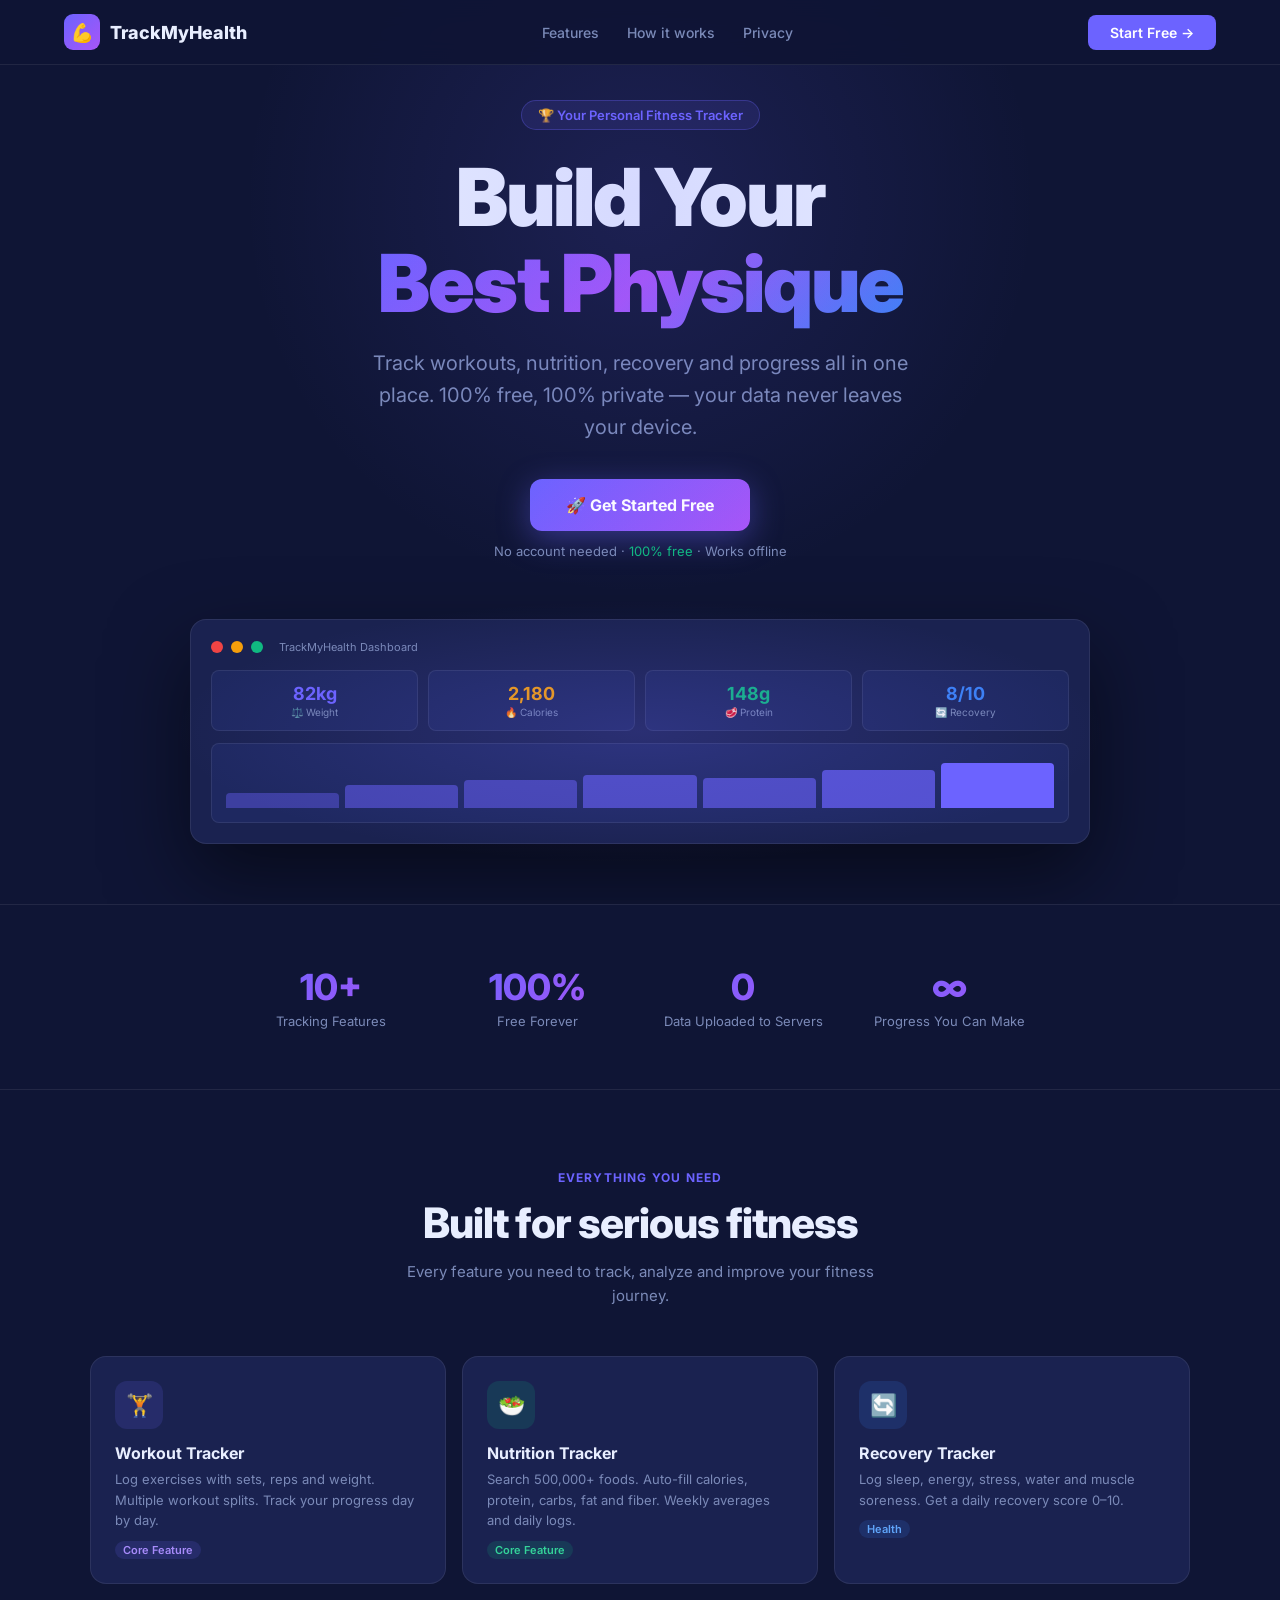
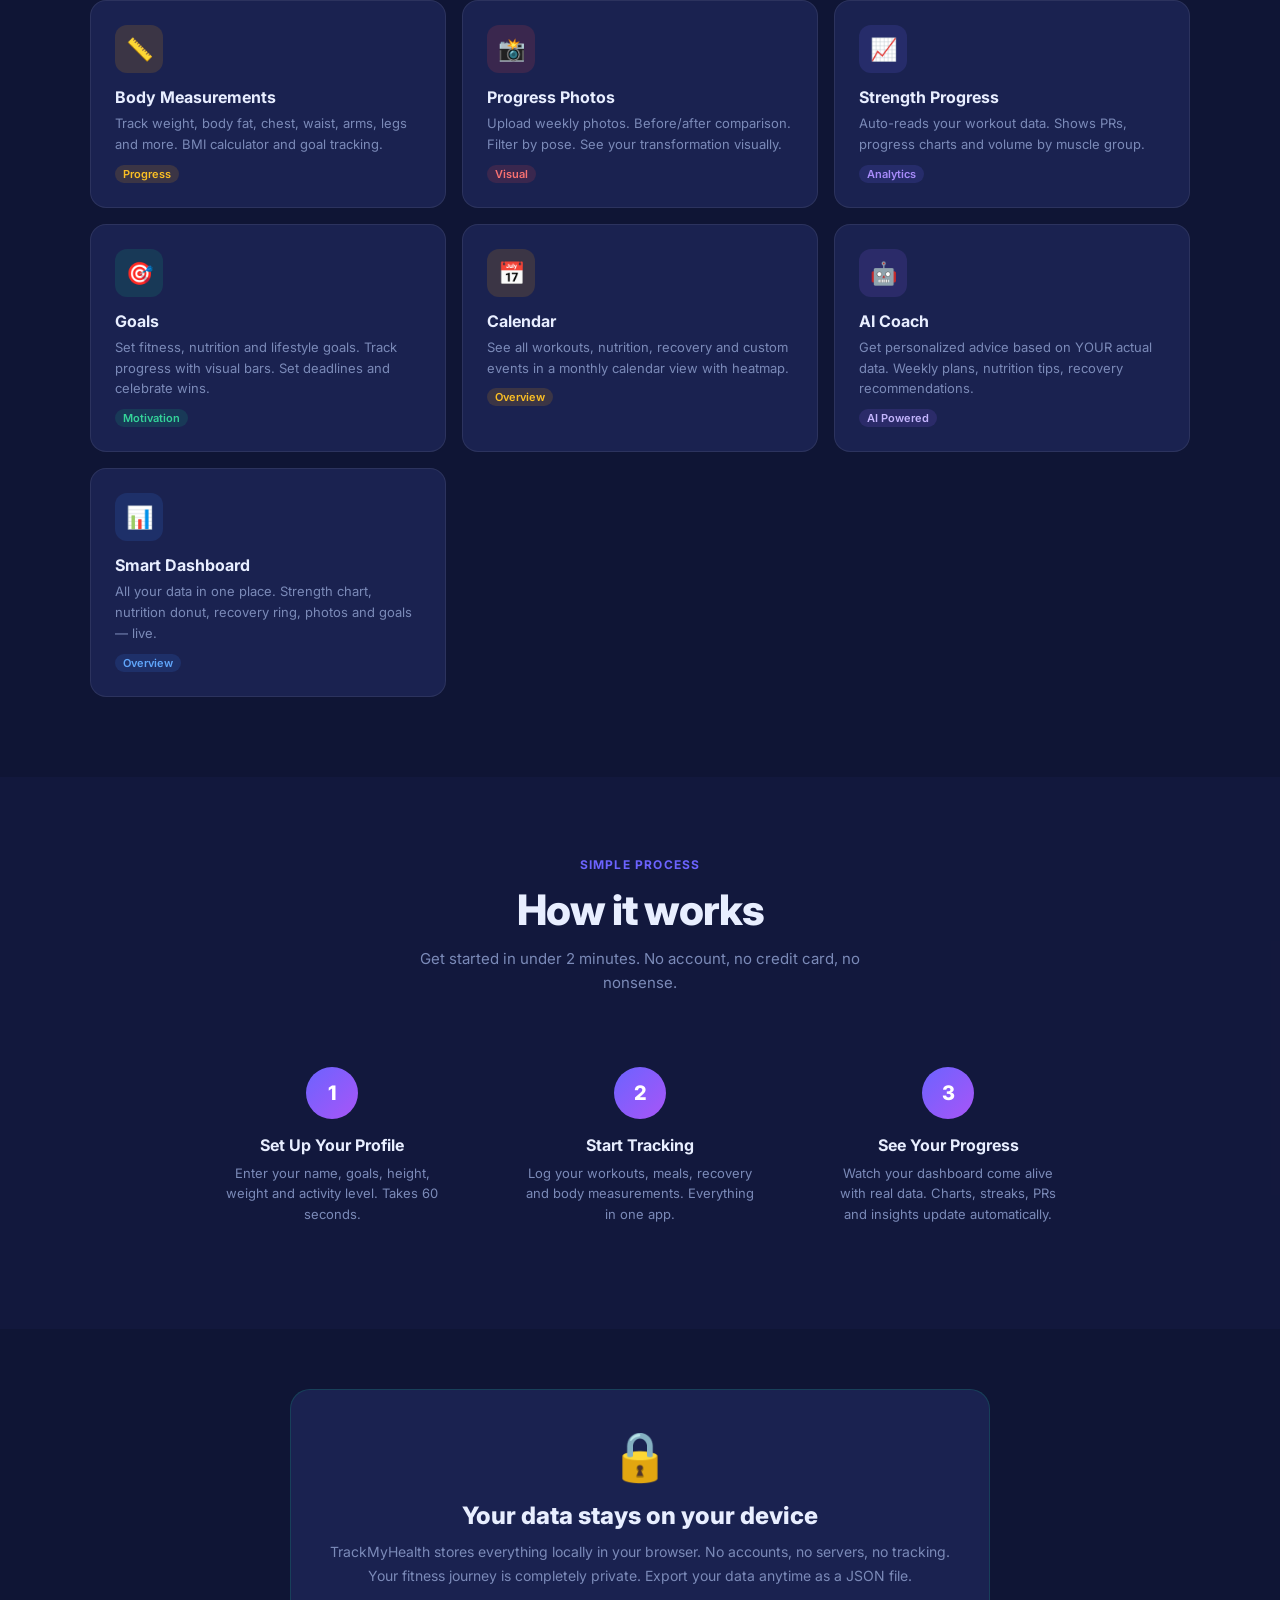
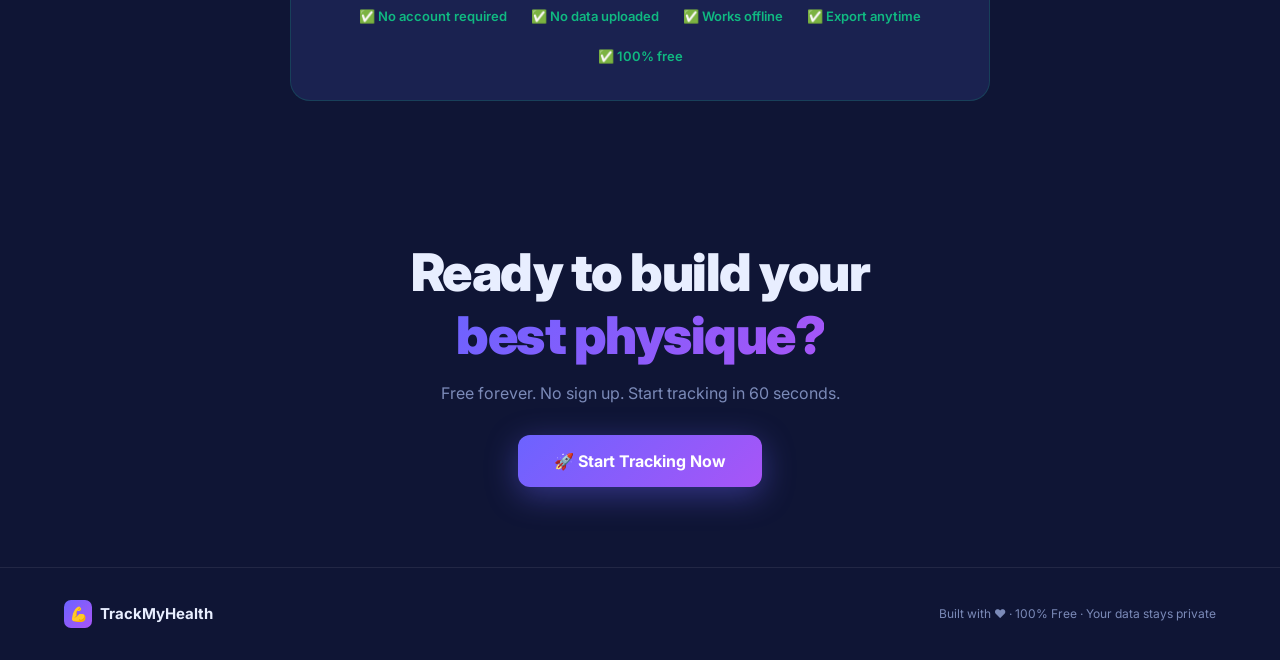
<file: index.html>
<!DOCTYPE html>
<html lang="en">
<head>
<meta charset="UTF-8"/>
<meta name="viewport" content="width=device-width, initial-scale=1.0"/>
<title>TrackMyHealth – Build Your Best Physique</title>
<link href="https://fonts.googleapis.com/css2?family=Inter:wght@400;500;600;700;800;900&display=swap" rel="stylesheet"/>
<style>
:root{
  --bg:#0f1535;--card:#1a2250;--card2:#1e2860;
  --accent:#6c63ff;--green:#10b981;--orange:#f59e0b;--red:#ef4444;--blue:#3b82f6;
  --t1:#e8eeff;--t2:#7b8ab8;--border:rgba(255,255,255,0.08);
}
*{box-sizing:border-box;margin:0;padding:0;}
html{scroll-behavior:smooth;}
body{background:var(--bg);color:var(--t1);font-family:'Inter',sans-serif;overflow-x:hidden;}
nav{position:fixed;top:0;left:0;right:0;z-index:100;background:rgba(15,21,53,.9);backdrop-filter:blur(12px);border-bottom:1px solid var(--border);padding:0 5%;}
.nav-inner{display:flex;align-items:center;justify-content:space-between;height:64px;}
.nav-logo{display:flex;align-items:center;gap:10px;font-size:18px;font-weight:800;color:var(--t1);text-decoration:none;}
.nav-logo-icon{width:36px;height:36px;border-radius:9px;background:linear-gradient(135deg,var(--accent),#a855f7);display:flex;align-items:center;justify-content:center;font-size:18px;}
.nav-links{display:flex;align-items:center;gap:28px;}
.nav-links a{font-size:14px;font-weight:500;color:var(--t2);text-decoration:none;transition:color .2s;}
.nav-links a:hover{color:var(--t1);}
.nav-cta{background:var(--accent);color:#fff;border:none;border-radius:8px;padding:9px 22px;font-size:14px;font-weight:600;cursor:pointer;font-family:'Inter',sans-serif;transition:all .2s;}
.nav-cta:hover{filter:brightness(1.1);transform:translateY(-1px);}
.hero{min-height:100vh;display:flex;flex-direction:column;align-items:center;justify-content:center;text-align:center;padding:100px 5% 60px;position:relative;overflow:hidden;}
.hero::before{content:'';position:absolute;top:-200px;left:50%;transform:translateX(-50%);width:800px;height:800px;background:radial-gradient(circle,rgba(108,99,255,.15) 0%,transparent 70%);pointer-events:none;}
.hero-badge{display:inline-flex;align-items:center;gap:6px;background:rgba(108,99,255,.12);border:1px solid rgba(108,99,255,.3);border-radius:99px;padding:6px 16px;font-size:13px;font-weight:600;color:var(--accent);margin-bottom:24px;}
.hero-title{font-size:clamp(42px,7vw,80px);font-weight:900;line-height:1.08;letter-spacing:-2px;margin-bottom:20px;}
.hero-title span{background:linear-gradient(135deg,var(--accent),#a855f7,#3b82f6);-webkit-background-clip:text;-webkit-text-fill-color:transparent;background-clip:text;}
.hero-sub{font-size:clamp(16px,2vw,20px);color:var(--t2);max-width:560px;margin:0 auto 36px;line-height:1.6;}
.hero-btn{display:inline-flex;align-items:center;gap:8px;background:linear-gradient(135deg,var(--accent),#a855f7);color:#fff;border:none;border-radius:12px;padding:16px 36px;font-size:16px;font-weight:700;cursor:pointer;font-family:'Inter',sans-serif;transition:all .3s;box-shadow:0 8px 32px rgba(108,99,255,.4);}
.hero-btn:hover{transform:translateY(-2px);box-shadow:0 12px 40px rgba(108,99,255,.5);}
.hero-sub-text{font-size:13px;color:var(--t2);margin-top:12px;}
.hero-sub-text span{color:var(--green);}
.preview-wrap{margin-top:60px;position:relative;max-width:900px;width:100%;}
.preview-glow{position:absolute;inset:-20px;background:radial-gradient(ellipse at center,rgba(108,99,255,.2) 0%,transparent 70%);pointer-events:none;}
.preview-mockup{padding:20px;background:var(--card);border-radius:16px;border:1px solid var(--border);box-shadow:0 32px 80px rgba(0,0,0,.5);}
.mock-topbar{display:flex;align-items:center;gap:8px;margin-bottom:16px;}
.mock-dot{width:12px;height:12px;border-radius:50%;}
.mock-grid{display:grid;grid-template-columns:repeat(4,1fr);gap:10px;margin-bottom:12px;}
.mock-card{background:var(--card2);border-radius:8px;padding:12px;border:1px solid var(--border);}
.mock-card-val{font-size:18px;font-weight:700;margin-bottom:2px;}
.mock-card-label{font-size:10px;color:var(--t2);}
.mock-chart{background:var(--card2);border-radius:8px;padding:14px;border:1px solid var(--border);height:80px;display:flex;align-items:flex-end;gap:6px;}
.mock-bar{flex:1;border-radius:4px 4px 0 0;}
.stats-section{padding:60px 5%;border-top:1px solid var(--border);border-bottom:1px solid var(--border);}
.stats-inner{display:grid;grid-template-columns:repeat(auto-fit,minmax(150px,1fr));gap:24px;max-width:800px;margin:0 auto;text-align:center;}
.stat-val{font-size:36px;font-weight:800;background:linear-gradient(135deg,var(--accent),#a855f7);-webkit-background-clip:text;-webkit-text-fill-color:transparent;background-clip:text;}
.stat-label{font-size:13px;color:var(--t2);margin-top:4px;}
.features-section{padding:80px 5%;}
.section-badge{text-align:center;font-size:12px;font-weight:700;text-transform:uppercase;letter-spacing:.1em;color:var(--accent);margin-bottom:12px;}
.section-title{text-align:center;font-size:clamp(28px,4vw,42px);font-weight:800;letter-spacing:-1px;margin-bottom:12px;}
.section-sub{text-align:center;font-size:15px;color:var(--t2);max-width:500px;margin:0 auto 48px;line-height:1.6;}
.features-grid{display:grid;grid-template-columns:repeat(auto-fill,minmax(280px,1fr));gap:16px;max-width:1100px;margin:0 auto;}
.feature-card{background:var(--card);border:1px solid var(--border);border-radius:16px;padding:24px;transition:all .3s;}
.feature-card:hover{border-color:rgba(108,99,255,.4);transform:translateY(-4px);box-shadow:0 16px 40px rgba(0,0,0,.3);}
.feature-icon{width:48px;height:48px;border-radius:12px;display:flex;align-items:center;justify-content:center;font-size:22px;margin-bottom:14px;}
.feature-title{font-size:16px;font-weight:700;margin-bottom:6px;}
.feature-desc{font-size:13px;color:var(--t2);line-height:1.6;}
.feature-tag{display:inline-block;margin-top:10px;font-size:11px;font-weight:600;padding:2px 8px;border-radius:20px;}
.how-section{padding:80px 5%;background:rgba(108,99,255,.04);}
.steps{display:grid;grid-template-columns:repeat(auto-fit,minmax(220px,1fr));gap:24px;max-width:900px;margin:0 auto;}
.step{text-align:center;padding:24px;}
.step-num{width:52px;height:52px;border-radius:50%;background:linear-gradient(135deg,var(--accent),#a855f7);display:flex;align-items:center;justify-content:center;font-size:20px;font-weight:800;color:#fff;margin:0 auto 16px;}
.step-title{font-size:16px;font-weight:700;margin-bottom:8px;}
.step-desc{font-size:13px;color:var(--t2);line-height:1.6;}
.privacy-section{padding:60px 5%;}
.privacy-card{max-width:700px;margin:0 auto;background:var(--card);border:1px solid rgba(16,185,129,.2);border-radius:20px;padding:36px;text-align:center;}
.privacy-icon{font-size:48px;margin-bottom:16px;}
.privacy-title{font-size:24px;font-weight:800;margin-bottom:10px;}
.privacy-desc{font-size:14px;color:var(--t2);line-height:1.7;margin-bottom:20px;}
.privacy-points{display:flex;justify-content:center;gap:24px;flex-wrap:wrap;}
.privacy-point{display:flex;align-items:center;gap:6px;font-size:13px;color:var(--green);font-weight:600;}
.cta-section{padding:80px 5%;text-align:center;}
.cta-title{font-size:clamp(28px,5vw,52px);font-weight:900;letter-spacing:-1.5px;margin-bottom:16px;}
.cta-sub{font-size:16px;color:var(--t2);margin-bottom:32px;}
footer{padding:32px 5%;border-top:1px solid var(--border);display:flex;align-items:center;justify-content:space-between;flex-wrap:wrap;gap:12px;}
.footer-logo{display:flex;align-items:center;gap:8px;font-size:15px;font-weight:700;}
.footer-logo-icon{width:28px;height:28px;border-radius:7px;background:linear-gradient(135deg,var(--accent),#a855f7);display:flex;align-items:center;justify-content:center;font-size:14px;}
.footer-text{font-size:12px;color:var(--t2);}
.modal-bg{display:none;position:fixed;inset:0;background:rgba(0,0,0,.75);z-index:500;align-items:center;justify-content:center;backdrop-filter:blur(4px);}
.modal-bg.open{display:flex;}
.modal{background:#1a2250;border:1px solid rgba(108,99,255,.4);border-radius:20px;padding:32px;width:500px;max-width:95vw;max-height:90vh;overflow-y:auto;box-shadow:0 32px 80px rgba(0,0,0,.6);}
.modal-step{display:none;}
.modal-step.active{display:block;}
.modal-prog{display:flex;align-items:center;justify-content:center;gap:8px;margin-bottom:28px;}
.prog-dot{width:36px;height:36px;border-radius:50%;display:flex;align-items:center;justify-content:center;font-size:14px;font-weight:700;transition:all .3s;}
.prog-dot.done{background:var(--green);color:#fff;}
.prog-dot.active{background:var(--accent);color:#fff;box-shadow:0 0 0 4px rgba(108,99,255,.25);}
.prog-dot.pending{background:rgba(255,255,255,.08);color:var(--t2);}
.prog-line{height:2px;width:48px;background:var(--border);transition:all .3s;}
.prog-line.done{background:var(--green);}
.modal h2{font-size:22px;font-weight:800;margin-bottom:6px;text-align:center;color:var(--t1);}
.modal-sub{font-size:13px;color:var(--t2);text-align:center;margin-bottom:24px;line-height:1.5;}
.goal-grid{display:grid;grid-template-columns:1fr 1fr;gap:10px;margin-bottom:24px;}
.goal-btn{background:var(--card2);border:2px solid var(--border);border-radius:12px;padding:16px 12px;cursor:pointer;transition:all .2s;text-align:center;font-family:'Inter',sans-serif;color:var(--t1);}
.goal-btn:hover{border-color:rgba(108,99,255,.5);background:rgba(108,99,255,.08);}
.goal-btn.selected{background:rgba(108,99,255,.15);border-color:var(--accent);box-shadow:0 0 0 1px var(--accent);}
.goal-btn .gb-icon{font-size:28px;margin-bottom:8px;}
.goal-btn .gb-label{font-size:13px;font-weight:600;}
.modal label{font-size:12px;color:var(--t2);display:block;margin-bottom:5px;margin-top:14px;font-weight:600;letter-spacing:.02em;}
.modal input,.modal select{width:100%;background:var(--card2);border:1px solid var(--border);border-radius:10px;color:var(--t1);font-size:14px;padding:11px 14px;outline:none;font-family:'Inter',sans-serif;transition:border-color .2s;margin-bottom:2px;}
.modal input:focus,.modal select:focus{border-color:var(--accent);background:rgba(108,99,255,.05);}
.modal input::placeholder{color:var(--t2);}
.modal select option{background:#1a2250;}
.modal-form-grid{display:grid;grid-template-columns:1fr 1fr;gap:12px;}
.modal-btn{width:100%;background:linear-gradient(135deg,var(--accent),#a855f7);border:none;border-radius:12px;color:#fff;font-size:16px;font-weight:700;padding:15px;cursor:pointer;font-family:'Inter',sans-serif;transition:all .2s;margin-top:20px;box-shadow:0 4px 20px rgba(108,99,255,.4);}
.modal-btn:hover{filter:brightness(1.1);transform:translateY(-1px);}
.modal-btn-outline{width:100%;background:transparent;border:1px solid var(--border);border-radius:12px;color:var(--t2);font-size:13px;font-weight:600;padding:11px;cursor:pointer;font-family:'Inter',sans-serif;margin-top:10px;transition:all .2s;}
.modal-btn-outline:hover{border-color:var(--accent);color:var(--t1);}
.calc-box{background:rgba(16,185,129,.08);border:1px solid rgba(16,185,129,.2);border-radius:10px;padding:12px;margin-top:12px;font-size:12px;color:var(--t2);}
.calc-box.done{color:var(--green);}
@media(max-width:700px){.nav-links{display:none;}.mock-grid{grid-template-columns:repeat(2,1fr);}.features-grid{grid-template-columns:1fr;}.steps{grid-template-columns:1fr;}.modal-form-grid{grid-template-columns:1fr;}.goal-grid{grid-template-columns:1fr 1fr;}}
</style>
</head>
<body>

<!-- NAV -->
<nav>
  <div class="nav-inner">
    <a class="nav-logo" href="#">
      <div class="nav-logo-icon">💪</div>
      TrackMyHealth
    </a>
    <div class="nav-links">
      <a href="#features">Features</a>
      <a href="#how">How it works</a>
      <a href="#privacy">Privacy</a>
    </div>
    <button class="nav-cta" id="nav-start-btn">Start Free →</button>
  </div>
</nav>

<!-- HERO -->
<section class="hero">
  <div class="hero-badge">🏆 Your Personal Fitness Tracker</div>
  <h1 class="hero-title">Build Your<br/><span>Best Physique</span></h1>
  <p class="hero-sub">Track workouts, nutrition, recovery and progress all in one place. 100% free, 100% private — your data never leaves your device.</p>
  <button class="hero-btn" id="hero-start-btn">🚀 Get Started Free</button>
  <div class="hero-sub-text">No account needed · <span>100% free</span> · Works offline</div>
  <div class="preview-wrap">
    <div class="preview-glow"></div>
    <div class="preview-mockup">
      <div class="mock-topbar">
        <div class="mock-dot" style="background:#ef4444;"></div>
        <div class="mock-dot" style="background:#f59e0b;"></div>
        <div class="mock-dot" style="background:#10b981;"></div>
        <div style="margin-left:8px;font-size:11px;color:var(--t2);">TrackMyHealth Dashboard</div>
      </div>
      <div class="mock-grid">
        <div class="mock-card"><div class="mock-card-val" style="color:#6c63ff;">82kg</div><div class="mock-card-label">⚖️ Weight</div></div>
        <div class="mock-card"><div class="mock-card-val" style="color:#f59e0b;">2,180</div><div class="mock-card-label">🔥 Calories</div></div>
        <div class="mock-card"><div class="mock-card-val" style="color:#10b981;">148g</div><div class="mock-card-label">🥩 Protein</div></div>
        <div class="mock-card"><div class="mock-card-val" style="color:#3b82f6;">8/10</div><div class="mock-card-label">🔄 Recovery</div></div>
      </div>
      <div class="mock-chart">
        <div class="mock-bar" style="height:30%;background:rgba(108,99,255,.4);"></div>
        <div class="mock-bar" style="height:45%;background:rgba(108,99,255,.5);"></div>
        <div class="mock-bar" style="height:55%;background:rgba(108,99,255,.5);"></div>
        <div class="mock-bar" style="height:65%;background:rgba(108,99,255,.6);"></div>
        <div class="mock-bar" style="height:60%;background:rgba(108,99,255,.6);"></div>
        <div class="mock-bar" style="height:75%;background:rgba(108,99,255,.7);"></div>
        <div class="mock-bar" style="height:90%;background:var(--accent);"></div>
      </div>
    </div>
  </div>
</section>

<!-- STATS -->
<section class="stats-section">
  <div class="stats-inner">
    <div><div class="stat-val">10+</div><div class="stat-label">Tracking Features</div></div>
    <div><div class="stat-val">100%</div><div class="stat-label">Free Forever</div></div>
    <div><div class="stat-val">0</div><div class="stat-label">Data Uploaded to Servers</div></div>
    <div><div class="stat-val">∞</div><div class="stat-label">Progress You Can Make</div></div>
  </div>
</section>

<!-- FEATURES -->
<section class="features-section" id="features">
  <div class="section-badge">Everything You Need</div>
  <h2 class="section-title">Built for serious fitness</h2>
  <p class="section-sub">Every feature you need to track, analyze and improve your fitness journey.</p>
  <div class="features-grid">
    <div class="feature-card">
      <div class="feature-icon" style="background:rgba(108,99,255,.15);">🏋️</div>
      <div class="feature-title">Workout Tracker</div>
      <div class="feature-desc">Log exercises with sets, reps and weight. Multiple workout splits. Track your progress day by day.</div>
      <span class="feature-tag" style="background:rgba(108,99,255,.15);color:#a78bfa;">Core Feature</span>
    </div>
    <div class="feature-card">
      <div class="feature-icon" style="background:rgba(16,185,129,.15);">🥗</div>
      <div class="feature-title">Nutrition Tracker</div>
      <div class="feature-desc">Search 500,000+ foods. Auto-fill calories, protein, carbs, fat and fiber. Weekly averages and daily logs.</div>
      <span class="feature-tag" style="background:rgba(16,185,129,.15);color:#34d399;">Core Feature</span>
    </div>
    <div class="feature-card">
      <div class="feature-icon" style="background:rgba(59,130,246,.15);">🔄</div>
      <div class="feature-title">Recovery Tracker</div>
      <div class="feature-desc">Log sleep, energy, stress, water and muscle soreness. Get a daily recovery score 0–10.</div>
      <span class="feature-tag" style="background:rgba(59,130,246,.15);color:#60a5fa;">Health</span>
    </div>
    <div class="feature-card">
      <div class="feature-icon" style="background:rgba(245,158,11,.15);">📏</div>
      <div class="feature-title">Body Measurements</div>
      <div class="feature-desc">Track weight, body fat, chest, waist, arms, legs and more. BMI calculator and goal tracking.</div>
      <span class="feature-tag" style="background:rgba(245,158,11,.15);color:#fbbf24;">Progress</span>
    </div>
    <div class="feature-card">
      <div class="feature-icon" style="background:rgba(239,68,68,.15);">📸</div>
      <div class="feature-title">Progress Photos</div>
      <div class="feature-desc">Upload weekly photos. Before/after comparison. Filter by pose. See your transformation visually.</div>
      <span class="feature-tag" style="background:rgba(239,68,68,.15);color:#f87171;">Visual</span>
    </div>
    <div class="feature-card">
      <div class="feature-icon" style="background:rgba(108,99,255,.15);">📈</div>
      <div class="feature-title">Strength Progress</div>
      <div class="feature-desc">Auto-reads your workout data. Shows PRs, progress charts and volume by muscle group.</div>
      <span class="feature-tag" style="background:rgba(108,99,255,.15);color:#a78bfa;">Analytics</span>
    </div>
    <div class="feature-card">
      <div class="feature-icon" style="background:rgba(16,185,129,.15);">🎯</div>
      <div class="feature-title">Goals</div>
      <div class="feature-desc">Set fitness, nutrition and lifestyle goals. Track progress with visual bars. Set deadlines and celebrate wins.</div>
      <span class="feature-tag" style="background:rgba(16,185,129,.15);color:#34d399;">Motivation</span>
    </div>
    <div class="feature-card">
      <div class="feature-icon" style="background:rgba(245,158,11,.15);">📅</div>
      <div class="feature-title">Calendar</div>
      <div class="feature-desc">See all workouts, nutrition, recovery and custom events in a monthly calendar view with heatmap.</div>
      <span class="feature-tag" style="background:rgba(245,158,11,.15);color:#fbbf24;">Overview</span>
    </div>
    <div class="feature-card">
      <div class="feature-icon" style="background:rgba(139,92,246,.15);">🤖</div>
      <div class="feature-title">AI Coach</div>
      <div class="feature-desc">Get personalized advice based on YOUR actual data. Weekly plans, nutrition tips, recovery recommendations.</div>
      <span class="feature-tag" style="background:rgba(139,92,246,.15);color:#c4b5fd;">AI Powered</span>
    </div>
    <div class="feature-card">
      <div class="feature-icon" style="background:rgba(59,130,246,.15);">📊</div>
      <div class="feature-title">Smart Dashboard</div>
      <div class="feature-desc">All your data in one place. Strength chart, nutrition donut, recovery ring, photos and goals — live.</div>
      <span class="feature-tag" style="background:rgba(59,130,246,.15);color:#60a5fa;">Overview</span>
    </div>
  </div>
</section>

<!-- HOW IT WORKS -->
<section class="how-section" id="how">
  <div class="section-badge">Simple Process</div>
  <h2 class="section-title">How it works</h2>
  <p class="section-sub">Get started in under 2 minutes. No account, no credit card, no nonsense.</p>
  <div class="steps">
    <div class="step">
      <div class="step-num">1</div>
      <div class="step-title">Set Up Your Profile</div>
      <div class="step-desc">Enter your name, goals, height, weight and activity level. Takes 60 seconds.</div>
    </div>
    <div class="step">
      <div class="step-num">2</div>
      <div class="step-title">Start Tracking</div>
      <div class="step-desc">Log your workouts, meals, recovery and body measurements. Everything in one app.</div>
    </div>
    <div class="step">
      <div class="step-num">3</div>
      <div class="step-title">See Your Progress</div>
      <div class="step-desc">Watch your dashboard come alive with real data. Charts, streaks, PRs and insights update automatically.</div>
    </div>
  </div>
</section>

<!-- PRIVACY -->
<section class="privacy-section" id="privacy">
  <div class="privacy-card">
    <div class="privacy-icon">🔒</div>
    <div class="privacy-title">Your data stays on your device</div>
    <div class="privacy-desc">TrackMyHealth stores everything locally in your browser. No accounts, no servers, no tracking. Your fitness journey is completely private. Export your data anytime as a JSON file.</div>
    <div class="privacy-points">
      <div class="privacy-point">✅ No account required</div>
      <div class="privacy-point">✅ No data uploaded</div>
      <div class="privacy-point">✅ Works offline</div>
      <div class="privacy-point">✅ Export anytime</div>
      <div class="privacy-point">✅ 100% free</div>
    </div>
  </div>
</section>

<!-- CTA -->
<section class="cta-section">
  <h2 class="cta-title">Ready to build your<br/><span style="background:linear-gradient(135deg,var(--accent),#a855f7);-webkit-background-clip:text;-webkit-text-fill-color:transparent;background-clip:text;">best physique?</span></h2>
  <p class="cta-sub">Free forever. No sign up. Start tracking in 60 seconds.</p>
  <button class="hero-btn" id="cta-start-btn">🚀 Start Tracking Now</button>
</section>

<!-- FOOTER -->
<footer>
  <div class="footer-logo"><div class="footer-logo-icon">💪</div> TrackMyHealth</div>
  <div class="footer-text">Built with ❤️ · 100% Free · Your data stays private</div>
</footer>

<!-- ONBOARDING MODAL -->
<div class="modal-bg" id="modal">
  <div class="modal">
    <!-- PROGRESS BAR -->
    <div class="modal-prog">
      <div class="prog-dot active" id="prog-1">1</div>
      <div class="prog-line" id="prog-line-1"></div>
      <div class="prog-dot pending" id="prog-2">2</div>
      <div class="prog-line" id="prog-line-2"></div>
      <div class="prog-dot pending" id="prog-3">3</div>
    </div>

    <!-- STEP 1: GOAL -->
    <div class="modal-step active" id="step-1">
      <h2>What's your main goal? 🎯</h2>
      <p class="modal-sub">Pick the goal that matters most to you right now.</p>
      <div class="goal-grid">
        <button class="goal-btn selected" data-goal="build_muscle"><div class="gb-icon">💪</div><div class="gb-label">Build Muscle</div></button>
        <button class="goal-btn" data-goal="lose_weight"><div class="gb-icon">🔥</div><div class="gb-label">Lose Weight</div></button>
        <button class="goal-btn" data-goal="increase_strength"><div class="gb-icon">🏋️</div><div class="gb-label">Get Stronger</div></button>
        <button class="goal-btn" data-goal="improve_fitness"><div class="gb-icon">⚡</div><div class="gb-label">Improve Fitness</div></button>
        <button class="goal-btn" data-goal="maintain"><div class="gb-icon">⚖️</div><div class="gb-label">Maintain Weight</div></button>
        <button class="goal-btn" data-goal="track_nutrition"><div class="gb-icon">🥗</div><div class="gb-label">Track Nutrition</div></button>
      </div>
      <button class="modal-btn" id="step1-next">Next Step →</button>
    </div>

    <!-- STEP 2: PROFILE -->
    <div class="modal-step" id="step-2">
      <h2>About you 👤</h2>
      <p class="modal-sub">Helps us personalize your dashboard and auto-calculate your daily targets.</p>
      <label>Your Name *</label>
      <input id="inp-name" placeholder="e.g. Kamlesh Rawal"/>
      <div class="modal-form-grid">
        <div>
          <label>Age</label>
          <input id="inp-age" type="number" placeholder="25" min="10" max="100"/>
        </div>
        <div>
          <label>Gender</label>
          <select id="inp-gender">
            <option value="">Select</option>
            <option value="male">Male</option>
            <option value="female">Female</option>
            <option value="other">Other</option>
          </select>
        </div>
        <div>
          <label>Height (cm)</label>
          <input id="inp-height" type="number" placeholder="175" min="100" max="250"/>
        </div>
        <div>
          <label>Weight (kg)</label>
          <input id="inp-weight" type="number" placeholder="70" min="30" max="300" step="0.1"/>
        </div>
      </div>
      <label>Activity Level</label>
      <select id="inp-activity">
        <option value="sedentary">Sedentary (little/no exercise)</option>
        <option value="light">Lightly active (1–3 days/week)</option>
        <option value="moderate" selected>Moderately active (3–5 days/week)</option>
        <option value="active">Very active (6–7 days/week)</option>
        <option value="extreme">Extremely active (2x/day)</option>
      </select>
      <button class="modal-btn" id="step2-next">Next Step →</button>
      <button class="modal-btn-outline" id="step2-back">← Back</button>
    </div>

    <!-- STEP 3: TARGETS -->
    <div class="modal-step" id="step-3">
      <h2>Your daily targets 🎯</h2>
      <p class="modal-sub">Auto-calculated from your profile. Edit if you want or change later in Settings.</p>
      <div class="modal-form-grid">
        <div>
          <label>Daily Calories (kcal)</label>
          <input id="inp-calories" type="number" placeholder="2200"/>
        </div>
        <div>
          <label>Daily Protein (g)</label>
          <input id="inp-protein" type="number" placeholder="150"/>
        </div>
        <div>
          <label>Daily Carbs (g)</label>
          <input id="inp-carbs" type="number" placeholder="250"/>
        </div>
        <div>
          <label>Daily Fat (g)</label>
          <input id="inp-fat" type="number" placeholder="70"/>
        </div>
      </div>
      <div class="calc-box" id="calc-info">Calculating your targets based on your profile…</div>
      <button class="modal-btn" id="step3-finish">🚀 Launch My Dashboard</button>
      <button class="modal-btn-outline" id="step3-back">← Back</button>
    </div>
  </div>
</div>

<script>
let selectedGoal='build_muscle';

// Open modal on any start button
['nav-start-btn','hero-start-btn','cta-start-btn'].forEach(id=>{
  document.getElementById(id)?.addEventListener('click',()=>{
    const u=JSON.parse(localStorage.getItem('tmh_user')||'{}');
    if(u.name) window.location.href='muscle-dashboard.html';
    else document.getElementById('modal').classList.add('open');
  });
});

// Goal selection
document.querySelectorAll('.goal-btn').forEach(btn=>{
  btn.addEventListener('click',()=>{
    document.querySelectorAll('.goal-btn').forEach(b=>b.classList.remove('selected'));
    btn.classList.add('selected');
    selectedGoal=btn.dataset.goal;
  });
});

// Step navigation
function setStep(n){
  document.querySelectorAll('.modal-step').forEach(s=>s.classList.remove('active'));
  document.getElementById('step-'+n).classList.add('active');
  for(let i=1;i<=3;i++){
    const dot=document.getElementById('prog-'+i);
    if(i<n){dot.className='prog-dot done';dot.textContent='✓';}
    else if(i===n){dot.className='prog-dot active';dot.textContent=i;}
    else{dot.className='prog-dot pending';dot.textContent=i;}
  }
  for(let i=1;i<=2;i++){
    document.getElementById('prog-line-'+i).className='prog-line'+(i<n?' done':'');
  }
  if(n===3) autoCalc();
}

document.getElementById('step1-next').addEventListener('click',()=>setStep(2));
document.getElementById('step2-back').addEventListener('click',()=>setStep(1));
document.getElementById('step3-back').addEventListener('click',()=>setStep(2));

document.getElementById('step2-next').addEventListener('click',()=>{
  if(!document.getElementById('inp-name').value.trim()){
    alert('Please enter your name!');return;
  }
  setStep(3);
});

// Auto calculate
function autoCalc(){
  const w=parseFloat(document.getElementById('inp-weight').value)||70;
  const h=parseFloat(document.getElementById('inp-height').value)||175;
  const a=parseInt(document.getElementById('inp-age').value)||25;
  const g=document.getElementById('inp-gender').value||'male';
  const act=document.getElementById('inp-activity').value||'moderate';
  const m={sedentary:1.2,light:1.375,moderate:1.55,active:1.725,extreme:1.9};
  let bmr=g==='female'?(10*w+6.25*h-5*a-161):(10*w+6.25*h-5*a+5);
  let tdee=Math.round(bmr*(m[act]||1.55));
  if(selectedGoal==='build_muscle'||selectedGoal==='increase_strength') tdee+=300;
  else if(selectedGoal==='lose_weight') tdee-=500;
  const prot=Math.round(w*2.2);
  const fat=Math.round(tdee*0.25/9);
  const carbs=Math.max(0,Math.round((tdee-prot*4-fat*9)/4));
  document.getElementById('inp-calories').value=tdee;
  document.getElementById('inp-protein').value=prot;
  document.getElementById('inp-carbs').value=carbs;
  document.getElementById('inp-fat').value=fat;
  const ci=document.getElementById('calc-info');
  ci.textContent=`✅ ${tdee} kcal · ${prot}g protein · ${carbs}g carbs · ${fat}g fat — calculated for your goal!`;
  ci.className='calc-box done';
}

// Finish
document.getElementById('step3-finish').addEventListener('click',()=>{
  const name=document.getElementById('inp-name').value.trim()||'User';
  const user={
    name,
    age:parseInt(document.getElementById('inp-age').value)||null,
    gender:document.getElementById('inp-gender').value||null,
    height:parseFloat(document.getElementById('inp-height').value)||null,
    weight:parseFloat(document.getElementById('inp-weight').value)||null,
    activityLevel:document.getElementById('inp-activity').value,
    goal:selectedGoal,
    targetCal:parseInt(document.getElementById('inp-calories').value)||2200,
    proteinG:parseInt(document.getElementById('inp-protein').value)||150,
    carbsG:parseInt(document.getElementById('inp-carbs').value)||250,
    fatG:parseInt(document.getElementById('inp-fat').value)||70,
    joinDate:new Date().toISOString()
  };
  localStorage.setItem('tmh_user',JSON.stringify(user));
  localStorage.setItem('muscletrack_user',JSON.stringify(user));
  window.location.href='muscle-dashboard.html';
});

// Close on background click
document.getElementById('modal').addEventListener('click',e=>{
  if(e.target===document.getElementById('modal'))
    document.getElementById('modal').classList.remove('open');
});
</script>
</body>
</html>
</file>
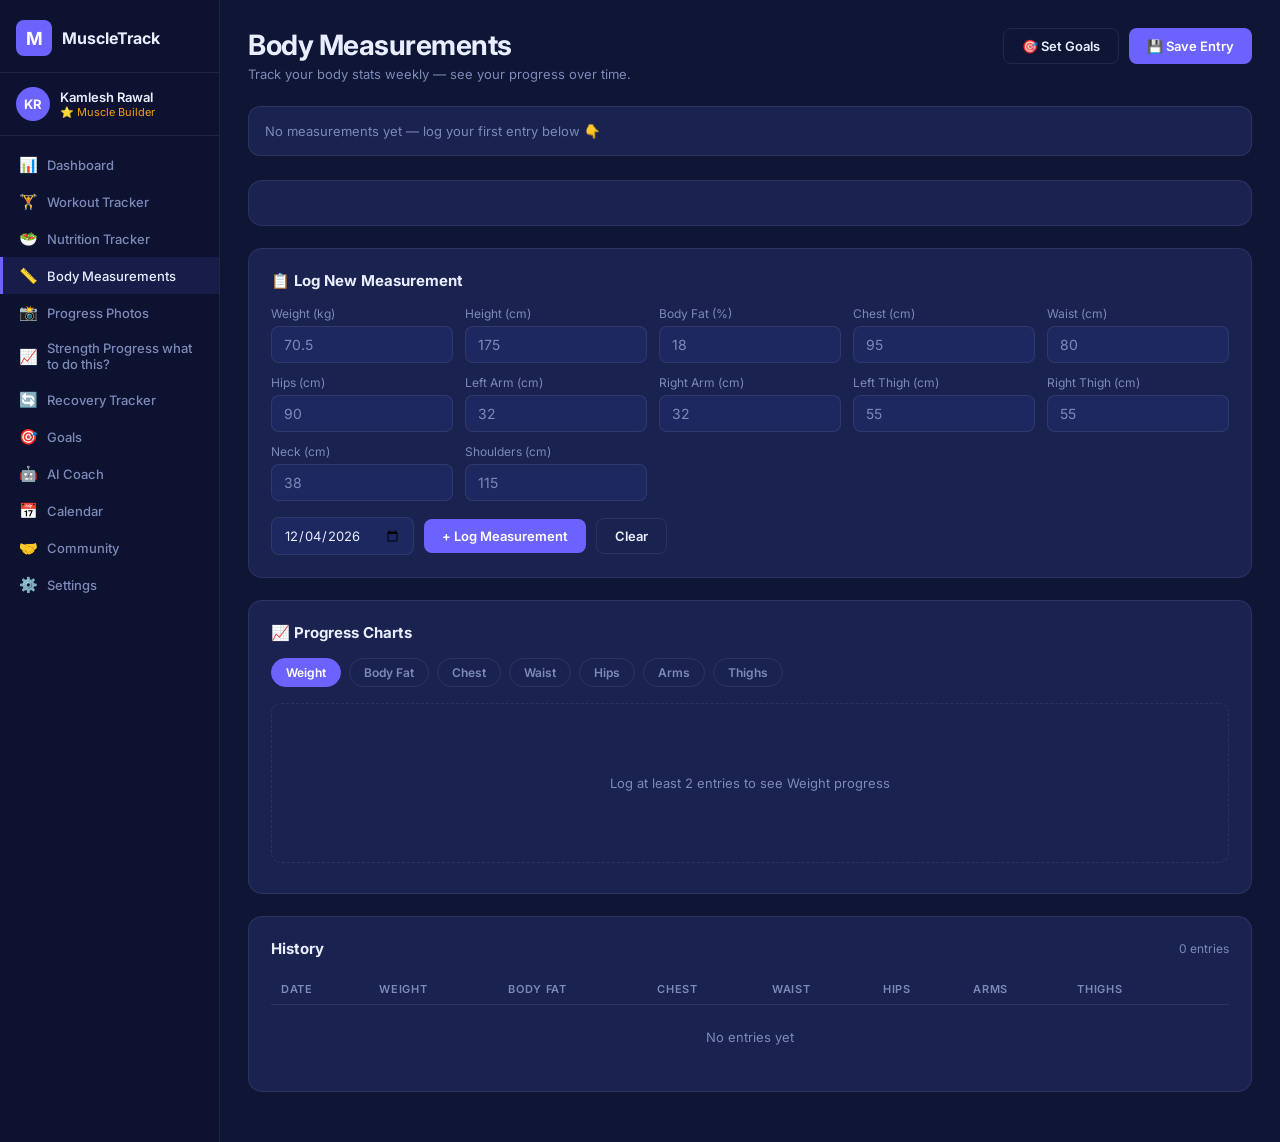
<file: body-measurements.html>
<!DOCTYPE html>
<html lang="en">
<head>
<meta charset="UTF-8"/>
<meta name="viewport" content="width=device-width, initial-scale=1.0"/>
<title>Body Measurements – MuscleTrack</title>
<link href="https://fonts.googleapis.com/css2?family=Inter:wght@400;500;600;700&display=swap" rel="stylesheet"/>
<style>
:root{
  --bg:#0f1535;--sidebar:#0d1230;--card:#1a2250;--card2:#1e2860;
  --accent:#6c63ff;--green:#10b981;--orange:#f59e0b;--red:#ef4444;--blue:#3b82f6;
  --t1:#e8eeff;--t2:#7b8ab8;--border:rgba(255,255,255,0.08);
}
*{box-sizing:border-box;margin:0;padding:0;}
body{background:var(--bg);color:var(--t1);font-family:'Inter',sans-serif;min-height:100vh;display:flex;}
.sidebar{width:220px;min-height:100vh;background:var(--sidebar);border-right:1px solid var(--border);display:flex;flex-direction:column;flex-shrink:0;}
.sb-brand{display:flex;align-items:center;gap:10px;padding:20px 16px 16px;border-bottom:1px solid var(--border);}
.sb-brand-icon{width:36px;height:36px;border-radius:8px;background:var(--accent);display:flex;align-items:center;justify-content:center;font-size:18px;color:#fff;font-weight:700;}
.sb-brand-name{font-size:16px;font-weight:700;}
.sb-user{display:flex;align-items:center;gap:10px;padding:14px 16px;border-bottom:1px solid var(--border);}
.sb-avatar{width:34px;height:34px;border-radius:50%;background:var(--accent);display:flex;align-items:center;justify-content:center;font-size:13px;font-weight:700;color:#fff;flex-shrink:0;}
.sb-uname{font-size:13px;font-weight:600;}
.sb-badge{font-size:11px;color:var(--orange);}
.sb-nav{flex:1;padding:10px 0;}
.nav-item{display:flex;align-items:center;gap:10px;padding:9px 16px;color:var(--t2);text-decoration:none;font-size:13px;font-weight:500;transition:all .2s;border-left:3px solid transparent;}
.nav-item:hover,.nav-item.active{color:var(--t1);background:rgba(108,99,255,.12);border-left-color:var(--accent);}
.nav-icon{font-size:15px;width:18px;text-align:center;}
.main{flex:1;padding:28px;overflow-x:hidden;}
.topbar{display:flex;align-items:flex-start;justify-content:space-between;margin-bottom:24px;flex-wrap:wrap;gap:12px;}
.topbar-title{font-size:28px;font-weight:700;letter-spacing:-.5px;}
.topbar-sub{color:var(--t2);font-size:13px;margin-top:4px;}
.btn{display:inline-flex;align-items:center;gap:6px;padding:9px 18px;border:none;border-radius:8px;font-size:13px;font-weight:600;cursor:pointer;transition:all .2s;font-family:'Inter',sans-serif;}
.btn-accent{background:var(--accent);color:#fff;}
.btn-accent:hover{filter:brightness(1.1);}
.btn-outline{background:transparent;border:1px solid var(--border);color:var(--t1);}
.btn-outline:hover{border-color:var(--accent);color:var(--accent);}
.current-grid{display:grid;grid-template-columns:repeat(auto-fill,minmax(150px,1fr));gap:14px;margin-bottom:24px;}
.stat-card{background:var(--card);border:1px solid var(--border);border-radius:12px;padding:16px;display:flex;flex-direction:column;gap:4px;}
.stat-icon{font-size:22px;margin-bottom:4px;}
.stat-label{font-size:11px;color:var(--t2);text-transform:uppercase;letter-spacing:.05em;}
.stat-val{font-size:24px;font-weight:700;}
.stat-unit{font-size:12px;color:var(--t2);margin-left:2px;}
.stat-change{font-size:11px;margin-top:2px;}
.stat-change.up{color:var(--green);}
.stat-change.down{color:var(--red);}
.stat-change.same{color:var(--t2);}
.log-form{background:var(--card);border:1px solid var(--border);border-radius:14px;padding:22px;margin-bottom:22px;}
.log-form h3{font-size:15px;font-weight:700;margin-bottom:16px;}
.form-grid{display:grid;grid-template-columns:repeat(auto-fill,minmax(160px,1fr));gap:12px;margin-bottom:16px;}
.form-field label{font-size:12px;color:var(--t2);display:block;margin-bottom:5px;}
.form-field input{width:100%;background:var(--card2);border:1px solid var(--border);border-radius:8px;color:var(--t1);font-size:14px;font-weight:600;padding:9px 12px;outline:none;font-family:'Inter',sans-serif;transition:border-color .2s;}
.form-field input:focus{border-color:var(--accent);}
.form-field input::placeholder{color:var(--t2);font-weight:400;}
.form-actions{display:flex;gap:10px;align-items:center;flex-wrap:wrap;}
.form-date{background:var(--card2);border:1px solid var(--border);border-radius:8px;color:var(--t1);font-size:13px;padding:9px 12px;outline:none;font-family:'Inter',sans-serif;}
.form-date:focus{border-color:var(--accent);}
.charts-section{background:var(--card);border:1px solid var(--border);border-radius:14px;padding:22px;margin-bottom:22px;}
.charts-section h3{font-size:15px;font-weight:700;margin-bottom:16px;}
.chart-tabs{display:flex;gap:8px;flex-wrap:wrap;margin-bottom:16px;}
.chart-tab{padding:6px 14px;border-radius:20px;font-size:12px;font-weight:600;cursor:pointer;border:1px solid var(--border);color:var(--t2);background:transparent;font-family:'Inter',sans-serif;transition:all .2s;}
.chart-tab.active{background:var(--accent);color:#fff;border-color:var(--accent);}
.chart-area{height:160px;position:relative;margin-bottom:8px;}
.chart-svg{width:100%;height:100%;}
.chart-empty{display:flex;align-items:center;justify-content:center;height:160px;color:var(--t2);font-size:13px;border:1px dashed var(--border);border-radius:10px;}
.history-section{background:var(--card);border:1px solid var(--border);border-radius:14px;padding:22px;margin-bottom:22px;}
.history-section h3{font-size:15px;font-weight:700;margin-bottom:16px;display:flex;align-items:center;justify-content:space-between;}
.history-table{width:100%;border-collapse:collapse;}
.history-table th{font-size:11px;font-weight:600;text-transform:uppercase;letter-spacing:.06em;color:var(--t2);padding:8px 10px;text-align:left;border-bottom:1px solid var(--border);}
.history-table td{padding:10px 10px;font-size:13px;border-bottom:1px solid rgba(255,255,255,.04);}
.history-table tr:hover td{background:rgba(255,255,255,.02);}
.history-table tr:last-child td{border-bottom:none;}
.badge-new{background:rgba(16,185,129,.15);color:var(--green);font-size:10px;font-weight:700;padding:2px 7px;border-radius:10px;margin-left:6px;}
.del-row{background:none;border:none;color:var(--t2);cursor:pointer;font-size:14px;padding:3px 6px;border-radius:4px;}
.del-row:hover{color:var(--red);}
.change-up{color:var(--green);font-size:11px;}
.change-down{color:var(--red);font-size:11px;}
.bmi-card{background:var(--card);border:1px solid var(--border);border-radius:14px;padding:22px;margin-bottom:22px;display:grid;grid-template-columns:1fr 1fr;gap:20px;}
.bmi-val{font-size:48px;font-weight:700;}
.bmi-label{font-size:14px;color:var(--t2);margin-top:4px;}
.bmi-category{font-size:16px;font-weight:600;margin-top:8px;}
.bmi-bar-track{background:rgba(255,255,255,.08);border-radius:99px;height:10px;margin-top:16px;position:relative;overflow:visible;}
.bmi-pointer{position:absolute;top:-4px;width:18px;height:18px;border-radius:50%;border:3px solid #fff;transform:translateX(-50%);}
.bmi-ranges{display:flex;justify-content:space-between;margin-top:6px;font-size:10px;color:var(--t2);}
.goal-section{display:flex;flex-direction:column;gap:10px;}
.goal-row-item{display:flex;align-items:center;justify-content:space-between;padding:8px 12px;background:var(--card2);border-radius:8px;}
.goal-row-item .gr-label{font-size:12px;color:var(--t2);}
.goal-row-item .gr-val{font-size:14px;font-weight:600;}
.goal-row-item .gr-prog{font-size:11px;color:var(--green);}
.save-toast{position:fixed;bottom:24px;right:24px;background:var(--green);color:#fff;font-size:13px;font-weight:600;padding:10px 20px;border-radius:10px;display:none;z-index:999;}
@media(max-width:700px){.sidebar{display:none;}.main{padding:16px;}.current-grid{grid-template-columns:repeat(2,1fr);}.form-grid{grid-template-columns:repeat(2,1fr);}.bmi-card{grid-template-columns:1fr;}.history-table th:nth-child(n+4),.history-table td:nth-child(n+4){display:none;}}
</style>
</head>
<body>
<aside class="sidebar">
  <div class="sb-brand"><div class="sb-brand-icon">M</div><div class="sb-brand-name">MuscleTrack</div></div>
  <div class="sb-user">
    <div class="sb-avatar" id="sb-av">KR</div>
    <div><div class="sb-uname" id="sb-name">Kamlesh Rawal</div><div class="sb-badge">⭐ Muscle Builder</div></div>
  </div>
  <nav class="sb-nav">
    <a class="nav-item" href="muscle-dashboard.html"><span class="nav-icon">📊</span> Dashboard</a>
    <a class="nav-item" href="workout-tracker.html"><span class="nav-icon">🏋️</span> Workout Tracker</a>
    <a class="nav-item" href="nutrition-tracker.html"><span class="nav-icon">🥗</span> Nutrition Tracker</a>
    <a class="nav-item active" href="body-measurements.html"><span class="nav-icon">📏</span> Body Measurements</a>
    <a class="nav-item" href="progress-photos.html"><span class="nav-icon">📸</span> Progress Photos</a>
    <a class="nav-item" href="#"><span class="nav-icon">📈</span> Strength Progress what to do this?</a>
    <a class="nav-item" href="recovery-tracker.html"><span class="nav-icon">🔄</span> Recovery Tracker</a>
    <a class="nav-item" href="goals.html"><span class="nav-icon">🎯</span> Goals</a>
    <a class="nav-item" href="#"><span class="nav-icon">🤖</span> AI Coach</a>
    <a class="nav-item" href="calendar.html"><span class="nav-icon">📅</span> Calendar</a>
    <a class="nav-item" href="#"><span class="nav-icon">🤝</span> Community</a>
    <a class="nav-item" href="settings.html"><span class="nav-icon">⚙️</span> Settings</a>
  </nav>
</aside>

<main class="main">
  <div class="topbar">
    <div>
      <div class="topbar-title">Body Measurements</div>
      <div class="topbar-sub">Track your body stats weekly — see your progress over time.</div>
    </div>
    <div style="display:flex;gap:10px;">
      <button class="btn btn-outline" id="btn-set-goals">🎯 Set Goals</button>
      <button class="btn btn-accent" id="btn-save">💾 Save Entry</button>
    </div>
  </div>

  <div class="current-grid" id="current-grid"></div>
  <div class="bmi-card" id="bmi-card"></div>

  <div class="log-form">
    <h3>📋 Log New Measurement</h3>
    <div class="form-grid">
      <div class="form-field"><label>Weight (kg)</label><input id="f-weight" type="number" placeholder="70.5" step="0.1" min="0"/></div>
      <div class="form-field"><label>Height (cm)</label><input id="f-height" type="number" placeholder="175" step="0.5" min="0"/></div>
      <div class="form-field"><label>Body Fat (%)</label><input id="f-fat" type="number" placeholder="18" step="0.1" min="0" max="100"/></div>
      <div class="form-field"><label>Chest (cm)</label><input id="f-chest" type="number" placeholder="95" step="0.5" min="0"/></div>
      <div class="form-field"><label>Waist (cm)</label><input id="f-waist" type="number" placeholder="80" step="0.5" min="0"/></div>
      <div class="form-field"><label>Hips (cm)</label><input id="f-hips" type="number" placeholder="90" step="0.5" min="0"/></div>
      <div class="form-field"><label>Left Arm (cm)</label><input id="f-larm" type="number" placeholder="32" step="0.5" min="0"/></div>
      <div class="form-field"><label>Right Arm (cm)</label><input id="f-rarm" type="number" placeholder="32" step="0.5" min="0"/></div>
      <div class="form-field"><label>Left Thigh (cm)</label><input id="f-lthigh" type="number" placeholder="55" step="0.5" min="0"/></div>
      <div class="form-field"><label>Right Thigh (cm)</label><input id="f-rthigh" type="number" placeholder="55" step="0.5" min="0"/></div>
      <div class="form-field"><label>Neck (cm)</label><input id="f-neck" type="number" placeholder="38" step="0.5" min="0"/></div>
      <div class="form-field"><label>Shoulders (cm)</label><input id="f-shoulders" type="number" placeholder="115" step="0.5" min="0"/></div>
    </div>
    <div class="form-actions">
      <input type="date" class="form-date" id="f-date"/>
      <button class="btn btn-accent" id="btn-log">+ Log Measurement</button>
      <button class="btn btn-outline" id="btn-clear-form">Clear</button>
    </div>
  </div>

  <div class="charts-section">
    <h3>📈 Progress Charts</h3>
    <div class="chart-tabs" id="chart-tabs"></div>
    <div class="chart-area" id="chart-area"></div>
  </div>

  <div class="history-section">
    <h3>
      History
      <span style="font-size:12px;color:var(--t2);font-weight:400;" id="history-count"></span>
    </h3>
    <div style="overflow-x:auto;">
      <table class="history-table">
        <thead><tr>
          <th>Date</th><th>Weight</th><th>Body Fat</th><th>Chest</th><th>Waist</th><th>Hips</th><th>Arms</th><th>Thighs</th><th></th>
        </tr></thead>
        <tbody id="history-body"></tbody>
      </table>
    </div>
  </div>
</main>

<div class="save-toast" id="save-toast">✅ Measurement saved!</div>

<div id="goals-modal" style="display:none;position:fixed;inset:0;background:rgba(0,0,0,.6);z-index:300;align-items:center;justify-content:center;">
  <div style="background:#1a2250;border:1px solid rgba(108,99,255,.4);border-radius:16px;padding:28px;width:420px;max-width:95vw;">
    <h3 style="font-size:18px;font-weight:700;margin-bottom:16px;">🎯 Set Your Goals</h3>
    <div style="display:grid;grid-template-columns:1fr 1fr;gap:10px;margin-bottom:16px;">
      <div class="form-field"><label>Target Weight (kg)</label><input id="g-weight" type="number" step="0.1"/></div>
      <div class="form-field"><label>Target Body Fat (%)</label><input id="g-fat" type="number" step="0.1"/></div>
      <div class="form-field"><label>Target Waist (cm)</label><input id="g-waist" type="number" step="0.5"/></div>
      <div class="form-field"><label>Target Arms (cm)</label><input id="g-arms" type="number" step="0.5"/></div>
    </div>
    <div style="display:flex;gap:10px;justify-content:flex-end;">
      <button class="btn btn-outline" id="btn-close-goals">Cancel</button>
      <button class="btn btn-accent" id="btn-save-goals">Save Goals</button>
    </div>
  </div>
</div>

<script>
const MKEY='mt_measurements_v1';
const GKEY='mt_meas_goals_v1';
const FIELDS=[
  {id:'weight',label:'Weight',unit:'kg',icon:'⚖️',color:'#6c63ff'},
  {id:'fat',label:'Body Fat',unit:'%',icon:'🔥',color:'#ef4444'},
  {id:'chest',label:'Chest',unit:'cm',icon:'💪',color:'#3b82f6'},
  {id:'waist',label:'Waist',unit:'cm',icon:'📏',color:'#f59e0b'},
  {id:'hips',label:'Hips',unit:'cm',icon:'🦋',color:'#10b981'},
  {id:'larm',label:'Left Arm',unit:'cm',icon:'💪',color:'#6c63ff'},
  {id:'rarm',label:'Right Arm',unit:'cm',icon:'💪',color:'#6c63ff'},
  {id:'lthigh',label:'Left Thigh',unit:'cm',icon:'🦵',color:'#f59e0b'},
  {id:'rthigh',label:'Right Thigh',unit:'cm',icon:'🦵',color:'#f59e0b'},
  {id:'neck',label:'Neck',unit:'cm',icon:'📐',color:'#10b981'},
  {id:'shoulders',label:'Shoulders',unit:'cm',icon:'🏋️',color:'#3b82f6'},
  {id:'height',label:'Height',unit:'cm',icon:'📏',color:'#7b8ab8'},
];
let activeChart='weight';

function getEntries(){try{return JSON.parse(localStorage.getItem(MKEY)||'[]');}catch(e){return[];}}
function setEntries(e){localStorage.setItem(MKEY,JSON.stringify(e));}
function getGoals(){try{return JSON.parse(localStorage.getItem(GKEY)||'{}');}catch(e){return{};}}
function setGoals(g){localStorage.setItem(GKEY,JSON.stringify(g));}
function fmtDate(d){return new Date(d+'T12:00:00').toLocaleDateString('en-US',{month:'short',day:'numeric',year:'numeric'});}
function todayISO(){return new Date().toISOString().slice(0,10);}
function bmi(w,h){if(!w||!h)return null;return Math.round((w/((h/100)**2))*10)/10;}
function bmiCategory(b){if(!b)return{label:'—',color:'var(--t2)'};if(b<18.5)return{label:'Underweight',color:'var(--blue)'};if(b<25)return{label:'Normal',color:'var(--green)'};if(b<30)return{label:'Overweight',color:'var(--orange)'};return{label:'Obese',color:'var(--red)'};}

window.addEventListener('DOMContentLoaded',()=>{
  try{const u=JSON.parse(localStorage.getItem('muscletrack_user')||'{}');if(u.name){document.getElementById('sb-name').textContent=u.name;document.getElementById('sb-av').textContent=u.name.split(' ').map(w=>w[0]).join('').slice(0,2).toUpperCase();}}catch(e){}
  document.getElementById('f-date').value=todayISO();
  document.getElementById('btn-log').addEventListener('click',logEntry);
  document.getElementById('btn-save').addEventListener('click',logEntry);
  document.getElementById('btn-clear-form').addEventListener('click',clearForm);
  document.getElementById('btn-set-goals').addEventListener('click',()=>{
    const g=getGoals();
    ['weight','fat','waist','arms'].forEach(k=>{const el=document.getElementById('g-'+k);if(el&&g[k])el.value=g[k];});
    document.getElementById('goals-modal').style.display='flex';
  });
  document.getElementById('btn-close-goals').addEventListener('click',()=>document.getElementById('goals-modal').style.display='none');
  document.getElementById('btn-save-goals').addEventListener('click',()=>{
    const g={};
    ['weight','fat','waist','arms'].forEach(k=>{const v=parseFloat(document.getElementById('g-'+k)?.value);if(v)g[k]=v;});
    setGoals(g);
    document.getElementById('goals-modal').style.display='none';
    render();
  });
  document.getElementById('goals-modal').addEventListener('click',e=>{if(e.target===document.getElementById('goals-modal'))document.getElementById('goals-modal').style.display='none';});
  renderChartTabs();
  render();
});

function logEntry(){
  const entry={date:document.getElementById('f-date').value||todayISO()};
  let hasVal=false;
  FIELDS.forEach(f=>{
    const v=parseFloat(document.getElementById('f-'+f.id)?.value);
    if(!isNaN(v)&&v>0){entry[f.id]=v;hasVal=true;}
  });
  if(!hasVal){alert('Please enter at least one measurement.');return;}
  const entries=getEntries();
  const idx=entries.findIndex(e=>e.date===entry.date);
  if(idx>=0)Object.assign(entries[idx],entry);
  else entries.push(entry);
  entries.sort((a,b)=>a.date.localeCompare(b.date));
  setEntries(entries);
  clearForm();render();
  const t=document.getElementById('save-toast');
  t.style.display='block';setTimeout(()=>t.style.display='none',2000);
}

function clearForm(){
  FIELDS.forEach(f=>{const el=document.getElementById('f-'+f.id);if(el)el.value='';});
  document.getElementById('f-date').value=todayISO();
}

function render(){renderCurrentStats();renderBMI();renderChart();renderHistory();}

function renderCurrentStats(){
  const entries=getEntries();
  if(!entries.length){
    document.getElementById('current-grid').innerHTML='<div style="color:var(--t2);font-size:13px;grid-column:1/-1;padding:16px;background:var(--card);border:1px solid var(--border);border-radius:12px;">No measurements yet — log your first entry below 👇</div>';
    return;
  }
  const latest=entries[entries.length-1];
  const prev=entries.length>1?entries[entries.length-2]:null;
  const shown=['weight','fat','chest','waist','hips','larm'];
  document.getElementById('current-grid').innerHTML=shown.map(fid=>{
    const f=FIELDS.find(x=>x.id===fid);
    const val=latest[fid];
    if(val===undefined)return '';
    const pval=prev?.[fid];
    let changeHtml='';
    if(pval!==undefined){
      const diff=Math.round((val-pval)*10)/10;
      const sign=diff>0?'+':'';
      const cls=fid==='waist'||fid==='fat'?(diff<0?'up':diff>0?'down':'same'):(diff>0?'up':diff<0?'down':'same');
      changeHtml=`<div class="stat-change ${cls}">${sign}${diff} ${f.unit} from last</div>`;
    }
    return `<div class="stat-card">
      <div class="stat-icon">${f.icon}</div>
      <div class="stat-label">${f.label}</div>
      <div><span class="stat-val" style="color:${f.color}">${val}</span><span class="stat-unit">${f.unit}</span></div>
      ${changeHtml}
    </div>`;
  }).join('');
}

function renderBMI(){
  const entries=getEntries();
  const goals=getGoals();
  const el=document.getElementById('bmi-card');
  if(!entries.length){el.innerHTML='';return;}
  const latest=entries[entries.length-1];
  const b=bmi(latest.weight,latest.height);
  const cat=bmiCategory(b);
  const bmiPct=b?Math.min(100,Math.max(0,((b-15)/25)*100)):0;
  el.innerHTML=`
    <div>
      <div style="font-size:13px;font-weight:700;margin-bottom:12px;">BMI Calculator</div>
      <div class="bmi-val" style="color:${cat.color}">${b||'—'}</div>
      <div class="bmi-label">${latest.weight?latest.weight+'kg':''} ${latest.height?'/ '+latest.height+'cm':''}</div>
      <div class="bmi-category" style="color:${cat.color}">${cat.label}</div>
      <div class="bmi-bar-track" style="margin-top:14px;">
        <div style="position:absolute;inset:0;border-radius:99px;background:linear-gradient(to right,#3b82f6 0%,#10b981 30%,#f59e0b 60%,#ef4444 100%);opacity:.5;"></div>
        ${b?`<div class="bmi-pointer" style="left:${bmiPct}%;background:${cat.color};"></div>`:''}
      </div>
      <div class="bmi-ranges"><span>15</span><span>18.5</span><span>25</span><span>30</span><span>40</span></div>
    </div>
    <div>
      <div style="font-size:13px;font-weight:700;margin-bottom:12px;">Goal Progress</div>
      <div class="goal-section">
        ${goals.weight?`<div class="goal-row-item"><span class="gr-label">⚖️ Target Weight</span><span class="gr-val">${goals.weight}kg</span><span class="gr-prog">${latest.weight?(latest.weight<=goals.weight?'✅ Reached':Math.round((latest.weight-goals.weight)*10)/10+'kg away'):'—'}</span></div>`:'<div class="goal-row-item" style="opacity:.5;"><span class="gr-label">No goals set yet</span><span class="gr-val" style="font-size:12px;">Click 🎯 Set Goals</span></div>'}
        ${goals.fat&&latest.fat!==undefined?`<div class="goal-row-item"><span class="gr-label">🔥 Target Body Fat</span><span class="gr-val">${goals.fat}%</span><span class="gr-prog">${latest.fat<=goals.fat?'✅ Reached':Math.round((latest.fat-goals.fat)*10)/10+'% away'}</span></div>`:''}
        ${goals.waist&&latest.waist!==undefined?`<div class="goal-row-item"><span class="gr-label">📏 Target Waist</span><span class="gr-val">${goals.waist}cm</span><span class="gr-prog">${latest.waist<=goals.waist?'✅ Reached':Math.round((latest.waist-goals.waist)*10)/10+'cm away'}</span></div>`:''}
        ${goals.arms&&latest.larm!==undefined?`<div class="goal-row-item"><span class="gr-label">💪 Target Arms</span><span class="gr-val">${goals.arms}cm</span><span class="gr-prog">${latest.larm>=goals.arms?'✅ Reached':Math.round((goals.arms-latest.larm)*10)/10+'cm to go'}</span></div>`:''}
        <div class="goal-row-item"><span class="gr-label">📅 Total Entries</span><span class="gr-val">${entries.length}</span><span class="gr-prog" style="color:var(--t2);">weeks tracked</span></div>
      </div>
    </div>`;
}

function renderChartTabs(){
  const tabs=[{id:'weight',label:'Weight'},{id:'fat',label:'Body Fat'},{id:'chest',label:'Chest'},{id:'waist',label:'Waist'},{id:'hips',label:'Hips'},{id:'larm',label:'Arms'},{id:'lthigh',label:'Thighs'}];
  const wrap=document.getElementById('chart-tabs');
  wrap.innerHTML='';
  tabs.forEach(t=>{
    const btn=document.createElement('button');
    btn.className='chart-tab'+(t.id===activeChart?' active':'');
    btn.textContent=t.label;
    btn.addEventListener('click',()=>{activeChart=t.id;renderChartTabs();renderChart();});
    wrap.appendChild(btn);
  });
}

function renderChart(){
  const entries=getEntries();
  const area=document.getElementById('chart-area');
  const field=FIELDS.find(f=>f.id===activeChart);
  const data=entries.filter(e=>e[activeChart]!==undefined).map(e=>({date:e.date,val:e[activeChart]}));
  if(data.length<2){area.innerHTML=`<div class="chart-empty">Log at least 2 entries to see ${field?.label} progress</div>`;return;}
  const W=800,H=150,pad=40;
  const vals=data.map(d=>d.val);
  const minV=Math.min(...vals),maxV=Math.max(...vals);
  const range=maxV-minV||1;
  const pts=data.map((d,i)=>({x:pad+((W-pad*2)/(data.length-1))*i,y:H-pad-((d.val-minV)/range)*(H-pad*2),d}));
  const path=pts.map((p,i)=>(i===0?`M${p.x},${p.y}`:`L${p.x},${p.y}`)).join(' ');
  const fill=pts.map((p,i)=>(i===0?`M${p.x},${H-10}L${p.x},${p.y}`:`L${p.x},${p.y}`)).join(' ')+`L${pts[pts.length-1].x},${H-10}Z`;
  const color=field?.color||'var(--accent)';
  area.innerHTML=`<svg class="chart-svg" viewBox="0 0 ${W} ${H}" preserveAspectRatio="none">
    <defs><linearGradient id="cg" x1="0" y1="0" x2="0" y2="1"><stop offset="0%" stop-color="${color}" stop-opacity="0.3"/><stop offset="100%" stop-color="${color}" stop-opacity="0"/></linearGradient></defs>
    <path d="${fill}" fill="url(#cg)"/>
    <path d="${path}" fill="none" stroke="${color}" stroke-width="2.5" stroke-linecap="round" stroke-linejoin="round"/>
    ${pts.map((p,i)=>`<circle cx="${p.x}" cy="${p.y}" r="4" fill="${color}" stroke="#1a2250" stroke-width="2"/>
      <text x="${p.x}" y="${p.y-10}" text-anchor="middle" fill="${color}" font-size="11" font-family="Inter">${p.d.val}</text>
      ${i===0||i===pts.length-1||pts.length<=6?`<text x="${p.x}" y="${H-2}" text-anchor="middle" fill="rgba(148,163,184,.6)" font-size="9" font-family="Inter">${fmtDate(p.d.date).replace(/,\s*\d{4}/,'')}</text>`:''}`).join('')}
  </svg>`;
}

function renderHistory(){
  const entries=[...getEntries()].reverse();
  document.getElementById('history-count').textContent=entries.length+' entries';
  const tbody=document.getElementById('history-body');
  if(!entries.length){tbody.innerHTML='<tr><td colspan="9" style="text-align:center;padding:24px;color:var(--t2);">No entries yet</td></tr>';return;}
  tbody.innerHTML=entries.map((e,i)=>{
    const prev=entries[i+1];
    const wChange=prev?.weight?Math.round((e.weight-prev.weight)*10)/10:null;
    return `<tr>
      <td>${fmtDate(e.date)}${i===0?'<span class="badge-new">Latest</span>':''}</td>
      <td>${e.weight??'—'} ${e.weight?'kg':''} ${wChange!==null?`<span class="${wChange>0?'change-down':'change-up'}">${wChange>0?'+':''}${wChange}</span>`:''}</td>
      <td>${e.fat??'—'}${e.fat!==undefined?'%':''}</td>
      <td>${e.chest??'—'}${e.chest!==undefined?' cm':''}</td>
      <td>${e.waist??'—'}${e.waist!==undefined?' cm':''}</td>
      <td>${e.hips??'—'}${e.hips!==undefined?' cm':''}</td>
      <td>${e.larm??'—'}${e.larm!==undefined?' cm':''}</td>
      <td>${e.lthigh??'—'}${e.lthigh!==undefined?' cm':''}</td>
      <td><button class="del-row" data-date="${e.date}">🗑</button></td>
    </tr>`;
  }).join('');
  tbody.querySelectorAll('.del-row').forEach(btn=>{
    btn.addEventListener('click',()=>{
      if(!confirm('Delete this entry?'))return;
      setEntries(getEntries().filter(e=>e.date!==btn.dataset.date));
      render();
    });
  });
}
</script>
</body>
</html>
</file>
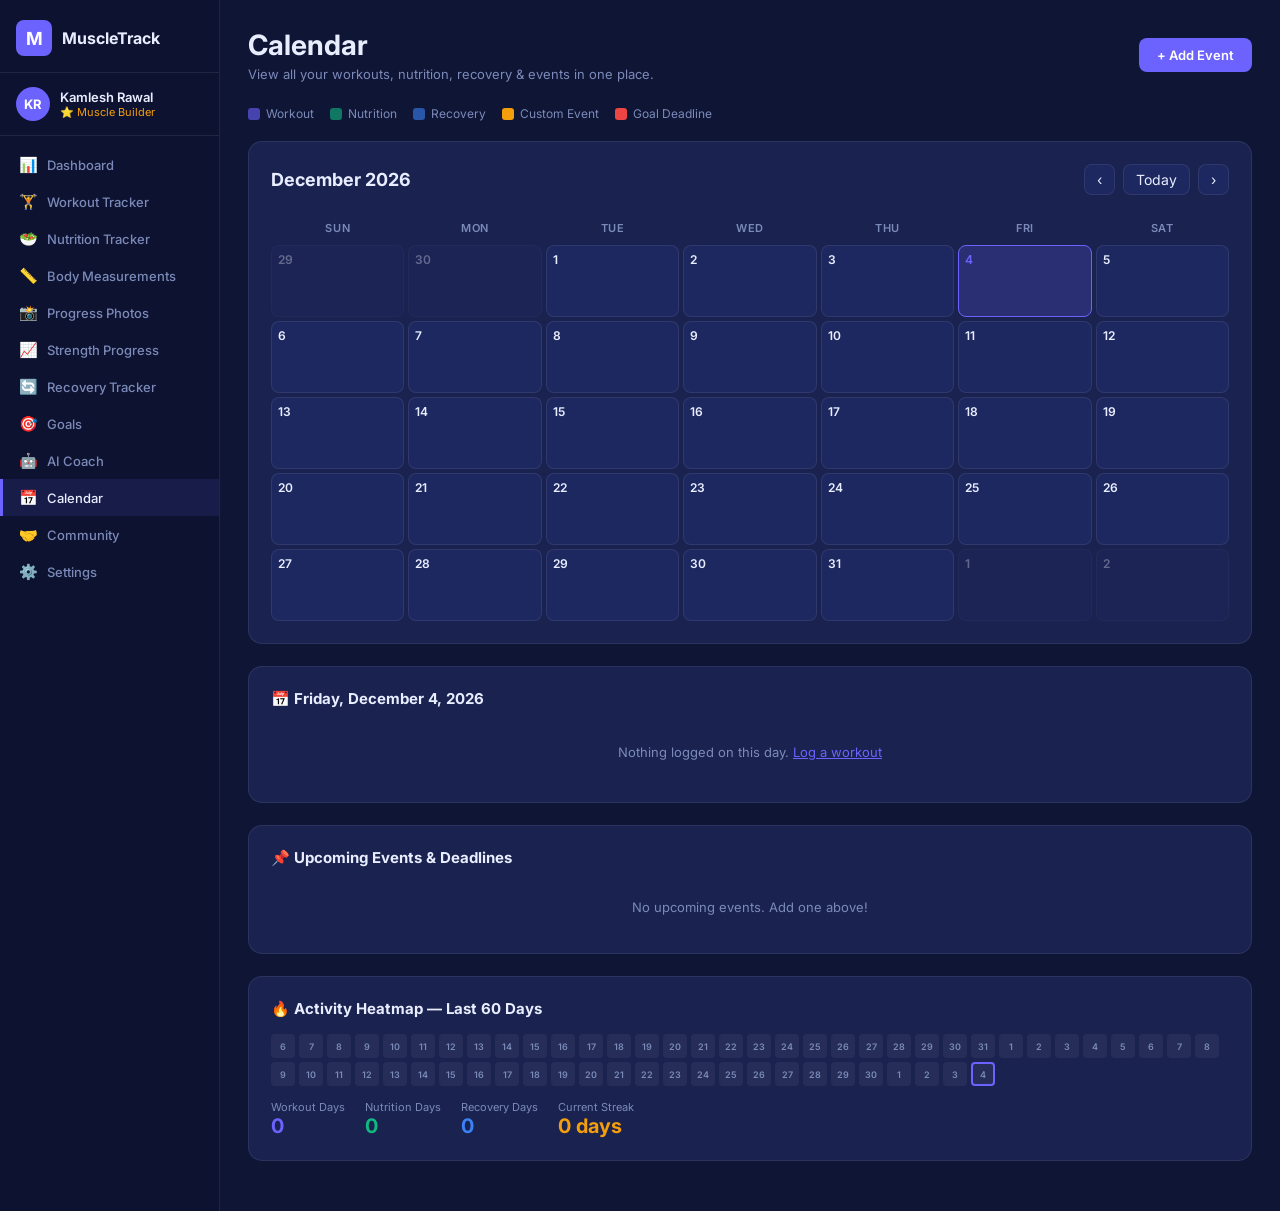
<file: calendar.html>
<!DOCTYPE html>
<html lang="en">
<head>
<meta charset="UTF-8"/>
<meta name="viewport" content="width=device-width, initial-scale=1.0"/>
<title>Calendar – MuscleTrack</title>
<link href="https://fonts.googleapis.com/css2?family=Inter:wght@400;500;600;700&display=swap" rel="stylesheet"/>
<style>
:root{
  --bg:#0f1535;--sidebar:#0d1230;--card:#1a2250;--card2:#1e2860;
  --accent:#6c63ff;--green:#10b981;--orange:#f59e0b;--red:#ef4444;--blue:#3b82f6;
  --t1:#e8eeff;--t2:#7b8ab8;--border:rgba(255,255,255,0.08);
}
*{box-sizing:border-box;margin:0;padding:0;}
body{background:var(--bg);color:var(--t1);font-family:'Inter',sans-serif;min-height:100vh;display:flex;}
.sidebar{width:220px;min-height:100vh;background:var(--sidebar);border-right:1px solid var(--border);display:flex;flex-direction:column;flex-shrink:0;}
.sb-brand{display:flex;align-items:center;gap:10px;padding:20px 16px 16px;border-bottom:1px solid var(--border);}
.sb-brand-icon{width:36px;height:36px;border-radius:8px;background:var(--accent);display:flex;align-items:center;justify-content:center;font-size:18px;color:#fff;font-weight:700;}
.sb-brand-name{font-size:16px;font-weight:700;}
.sb-user{display:flex;align-items:center;gap:10px;padding:14px 16px;border-bottom:1px solid var(--border);}
.sb-avatar{width:34px;height:34px;border-radius:50%;background:var(--accent);display:flex;align-items:center;justify-content:center;font-size:13px;font-weight:700;color:#fff;flex-shrink:0;}
.sb-uname{font-size:13px;font-weight:600;}
.sb-badge{font-size:11px;color:var(--orange);}
.sb-nav{flex:1;padding:10px 0;}
.nav-item{display:flex;align-items:center;gap:10px;padding:9px 16px;color:var(--t2);text-decoration:none;font-size:13px;font-weight:500;transition:all .2s;border-left:3px solid transparent;}
.nav-item:hover,.nav-item.active{color:var(--t1);background:rgba(108,99,255,.12);border-left-color:var(--accent);}
.nav-icon{font-size:15px;width:18px;text-align:center;}
.main{flex:1;padding:28px;overflow-x:hidden;}
.topbar{display:flex;align-items:center;justify-content:space-between;margin-bottom:24px;flex-wrap:wrap;gap:12px;}
.topbar-title{font-size:28px;font-weight:700;}
.topbar-sub{color:var(--t2);font-size:13px;margin-top:4px;}
.btn{display:inline-flex;align-items:center;gap:6px;padding:9px 18px;border:none;border-radius:8px;font-size:13px;font-weight:600;cursor:pointer;transition:all .2s;font-family:'Inter',sans-serif;}
.btn-accent{background:var(--accent);color:#fff;}
.btn-accent:hover{filter:brightness(1.1);}
.btn-outline{background:transparent;border:1px solid var(--border);color:var(--t1);}
.btn-outline:hover{border-color:var(--accent);color:var(--accent);}
.legend-row{display:flex;gap:16px;flex-wrap:wrap;margin-bottom:20px;}
.legend-item{display:flex;align-items:center;gap:6px;font-size:12px;color:var(--t2);}
.legend-dot{width:12px;height:12px;border-radius:3px;}
.cal-section{background:var(--card);border:1px solid var(--border);border-radius:14px;padding:22px;margin-bottom:22px;}
.cal-header{display:flex;align-items:center;justify-content:space-between;margin-bottom:20px;}
.cal-month{font-size:18px;font-weight:700;}
.cal-nav{display:flex;gap:8px;}
.cal-nav button{background:var(--card2);border:1px solid var(--border);border-radius:8px;color:var(--t1);font-size:14px;padding:6px 12px;cursor:pointer;font-family:'Inter',sans-serif;transition:all .2s;}
.cal-nav button:hover{border-color:var(--accent);color:var(--accent);}
.cal-grid{display:grid;grid-template-columns:repeat(7,1fr);gap:4px;}
.cal-day-name{text-align:center;font-size:11px;font-weight:600;color:var(--t2);text-transform:uppercase;letter-spacing:.06em;padding:6px 0;}
.cal-day{min-height:72px;background:var(--card2);border:1px solid var(--border);border-radius:8px;padding:6px;cursor:pointer;transition:all .2s;position:relative;}
.cal-day:hover{border-color:var(--accent);}
.cal-day.today{border-color:var(--accent);background:rgba(108,99,255,.1);}
.cal-day.other-month{opacity:.35;}
.cal-day.selected{border-color:var(--accent);background:rgba(108,99,255,.2);}
.cal-day-num{font-size:12px;font-weight:600;margin-bottom:4px;}
.cal-day.today .cal-day-num{color:var(--accent);}
.cal-dots{display:flex;flex-wrap:wrap;gap:2px;margin-top:2px;}
.cal-dot{width:6px;height:6px;border-radius:2px;}
.has-event{border-color:rgba(108,99,255,.3);}
.detail-section{background:var(--card);border:1px solid var(--border);border-radius:14px;padding:22px;margin-bottom:22px;}
.detail-section h3{font-size:15px;font-weight:700;margin-bottom:16px;}
.detail-items{display:flex;flex-direction:column;gap:10px;}
.detail-item{background:var(--card2);border:1px solid var(--border);border-radius:10px;padding:12px 14px;display:flex;align-items:center;gap:12px;}
.detail-icon{font-size:20px;width:36px;text-align:center;flex-shrink:0;}
.detail-info{flex:1;}
.detail-title{font-size:13px;font-weight:600;}
.detail-sub{font-size:11px;color:var(--t2);margin-top:2px;}
.detail-badge{font-size:11px;font-weight:600;padding:2px 8px;border-radius:20px;}
.add-section{background:var(--card);border:1px solid var(--border);border-radius:14px;padding:22px;margin-bottom:22px;}
.add-section h3{font-size:15px;font-weight:700;margin-bottom:14px;}
.add-form{display:grid;grid-template-columns:1fr 1fr auto;gap:10px;align-items:end;}
.form-field label{font-size:12px;color:var(--t2);display:block;margin-bottom:5px;}
.form-field input,.form-field select{width:100%;background:var(--card2);border:1px solid var(--border);border-radius:8px;color:var(--t1);font-size:13px;padding:9px 12px;outline:none;font-family:'Inter',sans-serif;}
.form-field input:focus,.form-field select:focus{border-color:var(--accent);}
.form-field select option{background:#1a2250;}
.upcoming-section{background:var(--card);border:1px solid var(--border);border-radius:14px;padding:22px;margin-bottom:22px;}
.upcoming-section h3{font-size:15px;font-weight:700;margin-bottom:16px;}
.upcoming-list{display:flex;flex-direction:column;gap:8px;}
.upcoming-item{display:flex;align-items:center;gap:12px;padding:10px 14px;background:var(--card2);border-radius:10px;border:1px solid var(--border);}
.upcoming-date{font-size:11px;font-weight:700;color:var(--t2);min-width:60px;}
.upcoming-name{font-size:13px;font-weight:600;flex:1;}
.upcoming-del{background:none;border:none;color:var(--t2);cursor:pointer;font-size:15px;padding:2px 6px;}
.upcoming-del:hover{color:var(--red);}
.streak-section{background:var(--card);border:1px solid var(--border);border-radius:14px;padding:22px;margin-bottom:22px;}
.streak-section h3{font-size:15px;font-weight:700;margin-bottom:16px;}
.streak-grid{display:flex;gap:4px;flex-wrap:wrap;}
.streak-cell{width:24px;height:24px;border-radius:4px;display:flex;align-items:center;justify-content:center;font-size:9px;font-weight:600;}
.streak-cell.workout{background:rgba(108,99,255,.4);color:var(--accent);}
.streak-cell.nutrition{background:rgba(16,185,129,.3);color:var(--green);}
.streak-cell.recovery{background:rgba(59,130,246,.3);color:var(--blue);}
.streak-cell.all{background:var(--accent);color:#fff;}
.streak-cell.empty{background:rgba(255,255,255,.05);color:var(--t2);}
.streak-cell.today-cell{border:2px solid var(--accent);}
.save-toast{position:fixed;bottom:24px;right:24px;background:var(--green);color:#fff;font-size:13px;font-weight:600;padding:10px 20px;border-radius:10px;display:none;z-index:999;}
@media(max-width:700px){.sidebar{display:none;}.main{padding:16px;}.cal-grid{gap:2px;}.cal-day{min-height:54px;}.add-form{grid-template-columns:1fr;}}
</style>
</head>
<body>
<aside class="sidebar">
  <div class="sb-brand"><div class="sb-brand-icon">M</div><div class="sb-brand-name">MuscleTrack</div></div>
  <div class="sb-user">
    <div class="sb-avatar" id="sb-av">KR</div>
    <div><div class="sb-uname" id="sb-name">Kamlesh Rawal</div><div class="sb-badge">⭐ Muscle Builder</div></div>
  </div>
  <nav class="sb-nav">
    <a class="nav-item" href="muscle-dashboard.html"><span class="nav-icon">📊</span> Dashboard</a>
    <a class="nav-item" href="workout-tracker.html"><span class="nav-icon">🏋️</span> Workout Tracker</a>
    <a class="nav-item" href="nutrition-tracker.html"><span class="nav-icon">🥗</span> Nutrition Tracker</a>
    <a class="nav-item" href="body-measurements.html"><span class="nav-icon">📏</span> Body Measurements</a>
    <a class="nav-item" href="progress-photos.html"><span class="nav-icon">📸</span> Progress Photos</a>
    <a class="nav-item" href="strength-progress.html"><span class="nav-icon">📈</span> Strength Progress</a>
    <a class="nav-item" href="recovery-tracker.html"><span class="nav-icon">🔄</span> Recovery Tracker</a>
    <a class="nav-item" href="goals.html"><span class="nav-icon">🎯</span> Goals</a>
    <a class="nav-item" href="ai-coach.html"><span class="nav-icon">🤖</span> AI Coach</a>
    <a class="nav-item active" href="calendar.html"><span class="nav-icon">📅</span> Calendar</a>
    <a class="nav-item" href="#"><span class="nav-icon">🤝</span> Community</a>
    <a class="nav-item" href="settings.html"><span class="nav-icon">⚙️</span> Settings</a>
  </nav>
</aside>

<main class="main">
  <div class="topbar">
    <div>
      <div class="topbar-title">Calendar</div>
      <div class="topbar-sub">View all your workouts, nutrition, recovery & events in one place.</div>
    </div>
    <button class="btn btn-accent" id="btn-add-event">+ Add Event</button>
  </div>

  <div class="legend-row">
    <div class="legend-item"><div class="legend-dot" style="background:rgba(108,99,255,.6);"></div> Workout</div>
    <div class="legend-item"><div class="legend-dot" style="background:rgba(16,185,129,.6);"></div> Nutrition</div>
    <div class="legend-item"><div class="legend-dot" style="background:rgba(59,130,246,.6);"></div> Recovery</div>
    <div class="legend-item"><div class="legend-dot" style="background:var(--orange);"></div> Custom Event</div>
    <div class="legend-item"><div class="legend-dot" style="background:var(--red);"></div> Goal Deadline</div>
  </div>

  <div class="cal-section">
    <div class="cal-header">
      <div class="cal-month" id="cal-month"></div>
      <div class="cal-nav">
        <button id="btn-prev">‹</button>
        <button id="btn-today">Today</button>
        <button id="btn-next">›</button>
      </div>
    </div>
    <div class="cal-grid" id="cal-grid"></div>
  </div>

  <div class="detail-section" id="detail-section">
    <h3 id="detail-title">Select a day to see details</h3>
    <div class="detail-items" id="detail-items"></div>
  </div>

  <div class="add-section" id="add-section" style="display:none;">
    <h3>➕ Add Custom Event</h3>
    <div class="add-form">
      <div class="form-field"><label>Event Name</label><input id="ev-name" placeholder="e.g. Competition, Check-in, Rest Day"/></div>
      <div class="form-field"><label>Date</label><input type="date" id="ev-date"/></div>
      <div class="form-field"><label>Type</label>
        <select id="ev-type">
          <option value="event">📅 Event</option>
          <option value="rest">😴 Rest Day</option>
          <option value="competition">🏆 Competition</option>
          <option value="checkin">📊 Check-in</option>
          <option value="goal">🎯 Goal Deadline</option>
        </select>
      </div>
      <div style="display:flex;gap:8px;">
        <button class="btn btn-accent" id="btn-save-event">Save</button>
        <button class="btn btn-outline" id="btn-cancel-event">Cancel</button>
      </div>
    </div>
  </div>

  <div class="upcoming-section">
    <h3>📌 Upcoming Events & Deadlines</h3>
    <div class="upcoming-list" id="upcoming-list"></div>
  </div>

  <div class="streak-section">
    <h3>🔥 Activity Heatmap — Last 60 Days</h3>
    <div class="streak-grid" id="streak-grid"></div>
    <div style="display:flex;gap:20px;margin-top:14px;flex-wrap:wrap;">
      <div><div style="font-size:11px;color:var(--t2);">Workout Days</div><div style="font-size:20px;font-weight:700;color:var(--accent);" id="total-workout-days">0</div></div>
      <div><div style="font-size:11px;color:var(--t2);">Nutrition Days</div><div style="font-size:20px;font-weight:700;color:var(--green);" id="total-nutrition-days">0</div></div>
      <div><div style="font-size:11px;color:var(--t2);">Recovery Days</div><div style="font-size:20px;font-weight:700;color:var(--blue);" id="total-recovery-days">0</div></div>
      <div><div style="font-size:11px;color:var(--t2);">Current Streak</div><div style="font-size:20px;font-weight:700;color:var(--orange);" id="current-streak">0 days</div></div>
    </div>
  </div>
</main>

<div class="save-toast" id="save-toast">✅ Event saved!</div>

<script>
const EV_KEY='mt_calendar_events';
let currentYear=new Date().getFullYear();
let currentMonth=new Date().getMonth();
let selectedDate=null;

function todayISO(){return new Date().toISOString().slice(0,10);}
function offsetDate(base,n){const d=new Date(base+'T12:00:00');d.setDate(d.getDate()+n);return d.toISOString().slice(0,10);}
function fmtDate(d){return new Date(d+'T12:00:00').toLocaleDateString('en-US',{weekday:'long',month:'long',day:'numeric',year:'numeric'});}
function getEvents(){try{return JSON.parse(localStorage.getItem(EV_KEY)||'[]');}catch(e){return[];}}
function setEvents(e){localStorage.setItem(EV_KEY,JSON.stringify(e));}

function getDataMaps(){
  const maps={workout:{},nutrition:{},recovery:{}};
  try{const rc=JSON.parse(localStorage.getItem('mt_recovery_v1')||'{}');Object.keys(rc).forEach(d=>{maps.recovery[d]=rc[d].score||0;});}catch(e){}
  try{const ntv2=JSON.parse(localStorage.getItem('mt_nutrition_v2')||'{}');Object.keys(ntv2).forEach(d=>{if(ntv2[d].entries&&ntv2[d].entries.length>0)maps.nutrition[d]=true;});}catch(e){}
  return maps;
}

window.addEventListener('DOMContentLoaded',()=>{
  try{const u=JSON.parse(localStorage.getItem('tmh_user')||localStorage.getItem('muscletrack_user')||'{}');if(u.name){document.getElementById('sb-name').textContent=u.name;document.getElementById('sb-av').textContent=u.name.split(' ').map(w=>w[0]).join('').slice(0,2).toUpperCase();}}catch(e){}
  document.getElementById('btn-prev').addEventListener('click',()=>{currentMonth--;if(currentMonth<0){currentMonth=11;currentYear--;}renderCalendar();});
  document.getElementById('btn-next').addEventListener('click',()=>{currentMonth++;if(currentMonth>11){currentMonth=0;currentYear++;}renderCalendar();});
  document.getElementById('btn-today').addEventListener('click',()=>{const now=new Date();currentMonth=now.getMonth();currentYear=now.getFullYear();selectedDate=todayISO();renderCalendar();renderDayDetail(selectedDate);});
  document.getElementById('btn-add-event').addEventListener('click',()=>{document.getElementById('add-section').style.display='block';document.getElementById('ev-date').value=selectedDate||todayISO();document.getElementById('add-section').scrollIntoView({behavior:'smooth'});});
  document.getElementById('btn-cancel-event').addEventListener('click',()=>document.getElementById('add-section').style.display='none');
  document.getElementById('btn-save-event').addEventListener('click',saveEvent);
  document.getElementById('ev-name').addEventListener('keydown',e=>{if(e.key==='Enter')saveEvent();});
  selectedDate=todayISO();
  renderCalendar();renderDayDetail(selectedDate);renderUpcoming();renderStreak();
});

function saveEvent(){
  const name=document.getElementById('ev-name').value.trim();
  const date=document.getElementById('ev-date').value;
  const type=document.getElementById('ev-type').value;
  if(!name||!date){alert('Please enter event name and date.');return;}
  const events=getEvents();
  events.push({id:Date.now()+'',name,date,type});
  setEvents(events);
  document.getElementById('ev-name').value='';
  document.getElementById('add-section').style.display='none';
  const t=document.getElementById('save-toast');t.style.display='block';setTimeout(()=>t.style.display='none',2000);
  renderCalendar();renderUpcoming();
  if(selectedDate===date)renderDayDetail(date);
}

function renderCalendar(){
  const maps=getDataMaps();
  const events=getEvents();
  const goals=JSON.parse(localStorage.getItem('mt_goals_v1')||'[]').filter(g=>g.date&&!g.completed);
  const today=todayISO();
  const monthNames=['January','February','March','April','May','June','July','August','September','October','November','December'];
  document.getElementById('cal-month').textContent=monthNames[currentMonth]+' '+currentYear;
  const firstDay=new Date(currentYear,currentMonth,1).getDay();
  const daysInMonth=new Date(currentYear,currentMonth+1,0).getDate();
  const daysInPrev=new Date(currentYear,currentMonth,0).getDate();
  const grid=document.getElementById('cal-grid');
  const dayNames=['Sun','Mon','Tue','Wed','Thu','Fri','Sat'];
  grid.innerHTML=dayNames.map(d=>`<div class="cal-day-name">${d}</div>`).join('');
  for(let i=firstDay-1;i>=0;i--) grid.innerHTML+=`<div class="cal-day other-month"><div class="cal-day-num">${daysInPrev-i}</div></div>`;
  for(let d=1;d<=daysInMonth;d++){
    const dateStr=`${currentYear}-${String(currentMonth+1).padStart(2,'0')}-${String(d).padStart(2,'0')}`;
    const isToday=dateStr===today;
    const isSelected=dateStr===selectedDate;
    const hasNutrition=maps.nutrition[dateStr];
    const hasRecovery=maps.recovery[dateStr]!==undefined;
    const dayEvents=events.filter(e=>e.date===dateStr);
    const dayGoals=goals.filter(g=>g.date===dateStr);
    let dots='';
    if(hasRecovery) dots+=`<div class="cal-dot" style="background:rgba(108,99,255,.7);" title="Workout/Recovery"></div>`;
    if(hasNutrition) dots+=`<div class="cal-dot" style="background:rgba(16,185,129,.7);" title="Nutrition"></div>`;
    if(hasRecovery) dots+=`<div class="cal-dot" style="background:rgba(59,130,246,.7);" title="Recovery"></div>`;
    dayEvents.forEach(()=>dots+=`<div class="cal-dot" style="background:var(--orange);" title="Event"></div>`);
    dayGoals.forEach(()=>dots+=`<div class="cal-dot" style="background:var(--red);" title="Goal Deadline"></div>`);
    const cls=['cal-day',isToday?'today':'',isSelected?'selected':'',dots?'has-event':''].filter(Boolean).join(' ');
    grid.innerHTML+=`<div class="${cls}" data-date="${dateStr}"><div class="cal-day-num">${d}</div><div class="cal-dots">${dots}</div></div>`;
  }
  const remaining=(7-((firstDay+daysInMonth)%7))%7;
  for(let d=1;d<=remaining;d++) grid.innerHTML+=`<div class="cal-day other-month"><div class="cal-day-num">${d}</div></div>`;
  document.querySelectorAll('.cal-day:not(.other-month)').forEach(el=>{
    el.addEventListener('click',()=>{
      selectedDate=el.dataset.date;
      document.querySelectorAll('.cal-day').forEach(e=>e.classList.remove('selected'));
      el.classList.add('selected');
      renderDayDetail(selectedDate);
    });
  });
}

function renderDayDetail(dateStr){
  const events=getEvents().filter(e=>e.date===dateStr);
  const goals=JSON.parse(localStorage.getItem('mt_goals_v1')||'[]').filter(g=>g.date===dateStr&&!g.completed);
  const items=[];
  document.getElementById('detail-title').textContent='📅 '+fmtDate(dateStr);
  try{const rc=JSON.parse(localStorage.getItem('mt_recovery_v1')||'{}');if(rc[dateStr]){const r=rc[dateStr];items.push({icon:'🔄',title:'Recovery Score: '+r.score+'/10',sub:`Sleep: ${r.sleep}h · Energy: ${r.energy}/10 · Stress: ${r.stress}/10 · Water: ${r.water}L`,badge:r.dayType||'Recovery',badgeColor:'rgba(59,130,246,.2)',badgeTextColor:'#60a5fa'});}}catch(e){}
  try{const ntv2=JSON.parse(localStorage.getItem('mt_nutrition_v2')||'{}');if(ntv2[dateStr]&&ntv2[dateStr].entries&&ntv2[dateStr].entries.length){const t=ntv2[dateStr].entries.reduce((a,e)=>({cal:a.cal+e.calories,prot:a.prot+e.protein}),{cal:0,prot:0});items.push({icon:'🥗',title:'Nutrition Logged',sub:`${Math.round(t.cal)} kcal · ${Math.round(t.prot)}g protein · ${ntv2[dateStr].entries.length} items`,badge:'Nutrition',badgeColor:'rgba(16,185,129,.2)',badgeTextColor:'#34d399'});}}catch(e){}
  events.forEach(ev=>{const typeEmoji={event:'📅',rest:'😴',competition:'🏆',checkin:'📊',goal:'🎯'}[ev.type]||'📅';items.push({icon:typeEmoji,title:ev.name,sub:'Custom event',badge:ev.type,badgeColor:'rgba(245,158,11,.2)',badgeTextColor:'#fbbf24',id:ev.id,isEvent:true});});
  goals.forEach(g=>{items.push({icon:'🎯',title:'Goal Deadline: '+g.name,sub:`Target: ${g.target}${g.unit} · Current: ${g.current}${g.unit}`,badge:'Deadline',badgeColor:'rgba(239,68,68,.2)',badgeTextColor:'#f87171'});});
  const container=document.getElementById('detail-items');
  if(!items.length){container.innerHTML='<div style="color:var(--t2);font-size:13px;text-align:center;padding:20px;">Nothing logged on this day. <a href="workout-tracker.html" style="color:var(--accent);">Log a workout</a></div>';return;}
  container.innerHTML=items.map(item=>`
    <div class="detail-item">
      <div class="detail-icon">${item.icon}</div>
      <div class="detail-info"><div class="detail-title">${item.title}</div><div class="detail-sub">${item.sub}</div></div>
      <span class="detail-badge" style="background:${item.badgeColor};color:${item.badgeTextColor};">${item.badge}</span>
      ${item.isEvent?`<button class="upcoming-del" data-id="${item.id}">🗑</button>`:''}
    </div>`).join('');
  container.querySelectorAll('.upcoming-del').forEach(btn=>{
    btn.addEventListener('click',()=>{setEvents(getEvents().filter(e=>e.id!==btn.dataset.id));renderCalendar();renderUpcoming();renderDayDetail(dateStr);});
  });
}

function renderUpcoming(){
  const today=todayISO();
  const events=getEvents().filter(e=>e.date>=today).sort((a,b)=>a.date.localeCompare(b.date)).slice(0,8);
  const goals=JSON.parse(localStorage.getItem('mt_goals_v1')||'[]').filter(g=>g.date&&g.date>=today&&!g.completed).sort((a,b)=>a.date.localeCompare(b.date)).slice(0,5);
  const all=[...events.map(e=>({...e,isGoal:false})),...goals.map(g=>({id:g.id,name:'🎯 '+g.name,date:g.date,type:'goal',isGoal:true}))].sort((a,b)=>a.date.localeCompare(b.date)).slice(0,10);
  const list=document.getElementById('upcoming-list');
  if(!all.length){list.innerHTML='<div style="color:var(--t2);font-size:13px;text-align:center;padding:16px;">No upcoming events. Add one above!</div>';return;}
  const typeEmoji={event:'📅',rest:'😴',competition:'🏆',checkin:'📊',goal:'🎯'};
  list.innerHTML=all.map(item=>`
    <div class="upcoming-item">
      <div class="upcoming-date">${new Date(item.date+'T12:00:00').toLocaleDateString('en-US',{month:'short',day:'numeric'})}</div>
      <div class="upcoming-name">${typeEmoji[item.type]||'📅'} ${item.name}</div>
      ${!item.isGoal?`<button class="upcoming-del" data-id="${item.id}">🗑</button>`:''}
    </div>`).join('');
  list.querySelectorAll('.upcoming-del').forEach(btn=>{
    btn.addEventListener('click',()=>{setEvents(getEvents().filter(e=>e.id!==btn.dataset.id));renderUpcoming();renderCalendar();});
  });
}

function renderStreak(){
  const today=todayISO();
  const grid=document.getElementById('streak-grid');
  let workoutDays=0,nutritionDays=0,recoveryDays=0,streak=0,inStreak=true;
  const rcDates={};
  try{const rc=JSON.parse(localStorage.getItem('mt_recovery_v1')||'{}');Object.keys(rc).forEach(d=>{rcDates[d]=true;});}catch(e){}
  const ntDates={};
  try{const ntv2=JSON.parse(localStorage.getItem('mt_nutrition_v2')||'{}');Object.keys(ntv2).forEach(d=>{if(ntv2[d].entries&&ntv2[d].entries.length>0)ntDates[d]=true;});}catch(e){}
  const cells=[];
  for(let i=59;i>=0;i--){
    const d=offsetDate(today,-i);
    const isToday=d===today;
    const hasRecovery=rcDates[d];
    const hasNutrition=ntDates[d];
    if(hasRecovery) workoutDays++;
    if(hasNutrition) nutritionDays++;
    if(hasRecovery) recoveryDays++;
    if(inStreak){if(hasRecovery||hasNutrition)streak++;else if(i<59)inStreak=false;}
    let cls='streak-cell empty';
    if(hasRecovery&&hasNutrition) cls='streak-cell all';
    else if(hasRecovery) cls='streak-cell recovery';
    else if(hasNutrition) cls='streak-cell nutrition';
    if(isToday) cls+=' today-cell';
    cells.push(`<div class="${cls}" title="${d}">${new Date(d+'T12:00:00').getDate()}</div>`);
  }
  grid.innerHTML=cells.join('');
  document.getElementById('total-workout-days').textContent=workoutDays;
  document.getElementById('total-nutrition-days').textContent=nutritionDays;
  document.getElementById('total-recovery-days').textContent=recoveryDays;
  document.getElementById('current-streak').textContent=streak+' day'+(streak!==1?'s':'');
}
</script>
</body>
</html>
</file>
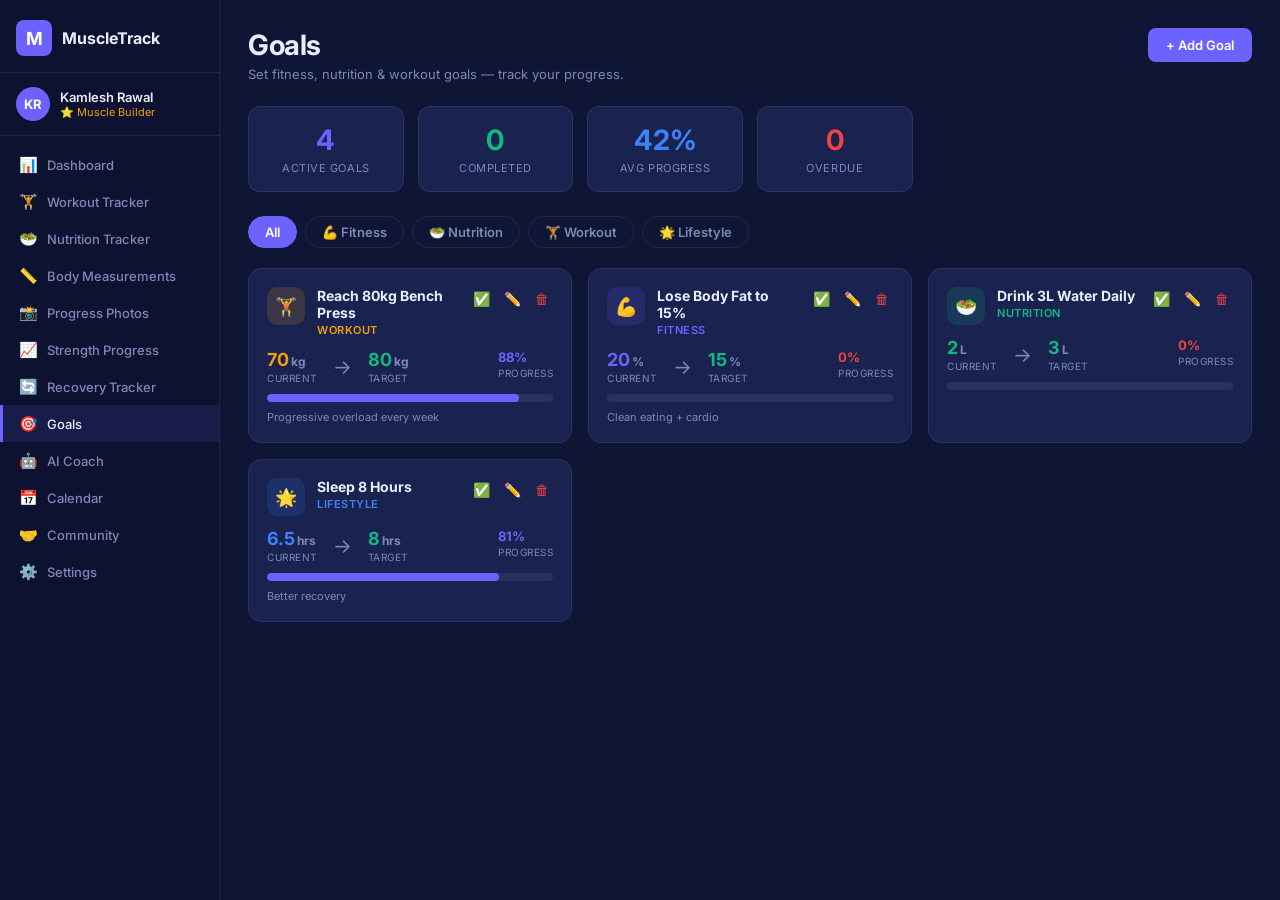
<file: goals.html>
<!DOCTYPE html>
<html lang="en">
<head>
<meta charset="UTF-8"/>
<meta name="viewport" content="width=device-width, initial-scale=1.0"/>
<title>Goals – MuscleTrack</title>
<link href="https://fonts.googleapis.com/css2?family=Inter:wght@400;500;600;700&display=swap" rel="stylesheet"/>
<style>
:root{
  --bg:#0f1535;--sidebar:#0d1230;--card:#1a2250;--card2:#1e2860;
  --accent:#6c63ff;--green:#10b981;--orange:#f59e0b;--red:#ef4444;--blue:#3b82f6;
  --t1:#e8eeff;--t2:#7b8ab8;--border:rgba(255,255,255,0.08);
}
*{box-sizing:border-box;margin:0;padding:0;}
body{background:var(--bg);color:var(--t1);font-family:'Inter',sans-serif;min-height:100vh;display:flex;}
.sidebar{width:220px;min-height:100vh;background:var(--sidebar);border-right:1px solid var(--border);display:flex;flex-direction:column;flex-shrink:0;}
.sb-brand{display:flex;align-items:center;gap:10px;padding:20px 16px 16px;border-bottom:1px solid var(--border);}
.sb-brand-icon{width:36px;height:36px;border-radius:8px;background:var(--accent);display:flex;align-items:center;justify-content:center;font-size:18px;color:#fff;font-weight:700;}
.sb-brand-name{font-size:16px;font-weight:700;}
.sb-user{display:flex;align-items:center;gap:10px;padding:14px 16px;border-bottom:1px solid var(--border);}
.sb-avatar{width:34px;height:34px;border-radius:50%;background:var(--accent);display:flex;align-items:center;justify-content:center;font-size:13px;font-weight:700;color:#fff;flex-shrink:0;}
.sb-uname{font-size:13px;font-weight:600;}
.sb-badge{font-size:11px;color:var(--orange);}
.sb-nav{flex:1;padding:10px 0;}
.nav-item{display:flex;align-items:center;gap:10px;padding:9px 16px;color:var(--t2);text-decoration:none;font-size:13px;font-weight:500;transition:all .2s;border-left:3px solid transparent;}
.nav-item:hover,.nav-item.active{color:var(--t1);background:rgba(108,99,255,.12);border-left-color:var(--accent);}
.nav-icon{font-size:15px;width:18px;text-align:center;}
.main{flex:1;padding:28px;overflow-x:hidden;}
.topbar{display:flex;align-items:flex-start;justify-content:space-between;margin-bottom:24px;flex-wrap:wrap;gap:12px;}
.topbar-title{font-size:28px;font-weight:700;letter-spacing:-.5px;}
.topbar-sub{color:var(--t2);font-size:13px;margin-top:4px;}
.btn{display:inline-flex;align-items:center;gap:6px;padding:9px 18px;border:none;border-radius:8px;font-size:13px;font-weight:600;cursor:pointer;transition:all .2s;font-family:'Inter',sans-serif;}
.btn-accent{background:var(--accent);color:#fff;}
.btn-accent:hover{filter:brightness(1.1);}
.btn-outline{background:transparent;border:1px solid var(--border);color:var(--t1);}
.btn-outline:hover{border-color:var(--accent);color:var(--accent);}
.stats-row{display:grid;grid-template-columns:repeat(auto-fill,minmax(140px,1fr));gap:14px;margin-bottom:24px;}
.stat-card{background:var(--card);border:1px solid var(--border);border-radius:12px;padding:16px;text-align:center;}
.stat-val{font-size:28px;font-weight:700;}
.stat-label{font-size:11px;color:var(--t2);text-transform:uppercase;letter-spacing:.05em;margin-top:4px;}
.cat-tabs{display:flex;gap:8px;flex-wrap:wrap;margin-bottom:20px;}
.cat-tab{padding:7px 16px;border-radius:20px;font-size:13px;font-weight:600;cursor:pointer;border:1px solid var(--border);color:var(--t2);background:transparent;font-family:'Inter',sans-serif;transition:all .2s;}
.cat-tab.active{background:var(--accent);color:#fff;border-color:var(--accent);}
.goals-grid{display:grid;grid-template-columns:repeat(auto-fill,minmax(300px,1fr));gap:16px;margin-bottom:24px;}
.goal-card{background:var(--card);border:1px solid var(--border);border-radius:14px;padding:18px;transition:all .2s;position:relative;cursor:pointer;}
.goal-card:hover{border-color:rgba(108,99,255,.3);}
.goal-card.completed{opacity:.7;border-color:var(--green);}
.goal-card.completed::after{content:'✅ Completed';position:absolute;top:12px;right:12px;background:rgba(16,185,129,.15);color:var(--green);font-size:10px;font-weight:700;padding:3px 8px;border-radius:20px;}
.goal-card.overdue{border-color:rgba(239,68,68,.4);}
.goal-header{display:flex;align-items:flex-start;gap:12px;margin-bottom:12px;}
.goal-icon{width:38px;height:38px;border-radius:10px;display:flex;align-items:center;justify-content:center;font-size:18px;flex-shrink:0;}
.goal-info{flex:1;}
.goal-name{font-size:14px;font-weight:700;margin-bottom:2px;}
.goal-category{font-size:11px;font-weight:600;text-transform:uppercase;letter-spacing:.05em;}
.goal-actions{display:flex;gap:6px;}
.goal-action-btn{background:none;border:none;cursor:pointer;font-size:14px;padding:4px;border-radius:4px;color:var(--t2);transition:color .2s;}
.goal-action-btn:hover{color:var(--t1);}
.goal-vals{display:flex;gap:16px;margin-bottom:10px;}
.goal-val-item{display:flex;flex-direction:column;gap:2px;}
.goal-val{font-size:18px;font-weight:700;}
.goal-val-label{font-size:10px;color:var(--t2);text-transform:uppercase;letter-spacing:.05em;}
.goal-bar-track{background:rgba(255,255,255,.07);border-radius:99px;height:8px;overflow:hidden;margin-bottom:8px;}
.goal-bar-fill{height:100%;border-radius:99px;transition:width .5s ease;}
.goal-footer{display:flex;align-items:center;justify-content:space-between;font-size:11px;color:var(--t2);}
.goal-pct{font-weight:700;font-size:13px;}
.days-left{font-size:11px;}
.days-left.overdue{color:var(--red);}
.days-left.soon{color:var(--orange);}
.days-left.ok{color:var(--green);}
.completed-section{background:var(--card);border:1px solid var(--border);border-radius:14px;padding:22px;margin-bottom:22px;}
.completed-section h3{font-size:15px;font-weight:700;margin-bottom:16px;}
.modal-bg{display:none;position:fixed;inset:0;background:rgba(0,0,0,.6);z-index:400;align-items:center;justify-content:center;}
.modal-bg.open{display:flex;}
.modal{background:#1a2250;border:1px solid rgba(108,99,255,.4);border-radius:16px;padding:28px;width:440px;max-width:95vw;max-height:90vh;overflow-y:auto;}
.modal h3{font-size:18px;font-weight:700;margin-bottom:16px;}
.modal label{font-size:12px;color:var(--t2);display:block;margin-bottom:5px;margin-top:10px;}
.modal input,.modal select{width:100%;background:var(--card2);border:1px solid var(--border);border-radius:8px;color:var(--t1);font-size:14px;padding:10px 12px;outline:none;font-family:'Inter',sans-serif;margin-bottom:4px;}
.modal input:focus,.modal select:focus{border-color:var(--accent);}
.modal input::placeholder{color:var(--t2);}
.modal select option{background:#1a2250;}
.modal-btns{display:flex;gap:10px;justify-content:flex-end;margin-top:16px;}
.mbtn-cancel{background:transparent;border:1px solid var(--border);border-radius:7px;color:var(--t2);font-size:13px;font-weight:600;padding:8px 16px;cursor:pointer;font-family:'Inter',sans-serif;}
.mbtn-ok{background:var(--accent);border:none;border-radius:7px;color:#fff;font-size:13px;font-weight:600;padding:8px 16px;cursor:pointer;font-family:'Inter',sans-serif;}
.mbtn-ok:hover{filter:brightness(1.1);}
.empty-goals{text-align:center;padding:40px 20px;color:var(--t2);font-size:13px;border:1px dashed var(--border);border-radius:10px;grid-column:1/-1;}
.empty-goals .ei{font-size:40px;margin-bottom:10px;}
.save-toast{position:fixed;bottom:24px;right:24px;background:var(--green);color:#fff;font-size:13px;font-weight:600;padding:10px 20px;border-radius:10px;display:none;z-index:999;}
@media(max-width:700px){.sidebar{display:none;}.main{padding:16px;}.goals-grid{grid-template-columns:1fr;}.stats-row{grid-template-columns:repeat(2,1fr);}}
</style>
</head>
<body>
<aside class="sidebar">
  <div class="sb-brand"><div class="sb-brand-icon">M</div><div class="sb-brand-name">MuscleTrack</div></div>
  <div class="sb-user">
    <div class="sb-avatar" id="sb-av">KR</div>
    <div><div class="sb-uname" id="sb-name">Kamlesh Rawal</div><div class="sb-badge">⭐ Muscle Builder</div></div>
  </div>
  <nav class="sb-nav">
    <a class="nav-item" href="muscle-dashboard.html"><span class="nav-icon">📊</span> Dashboard</a>
    <a class="nav-item" href="workout-tracker.html"><span class="nav-icon">🏋️</span> Workout Tracker</a>
    <a class="nav-item" href="nutrition-tracker.html"><span class="nav-icon">🥗</span> Nutrition Tracker</a>
    <a class="nav-item" href="body-measurements.html"><span class="nav-icon">📏</span> Body Measurements</a>
    <a class="nav-item" href="progress-photos.html"><span class="nav-icon">📸</span> Progress Photos</a>
    <a class="nav-item" href="strength-progress.html"><span class="nav-icon">📈</span> Strength Progress</a>
    <a class="nav-item" href="recovery-tracker.html"><span class="nav-icon">🔄</span> Recovery Tracker</a>
    <a class="nav-item active" href="goals.html"><span class="nav-icon">🎯</span> Goals</a>
    <a class="nav-item" href="#"><span class="nav-icon">🤖</span> AI Coach</a>
    <a class="nav-item" href="calendar.html"><span class="nav-icon">📅</span> Calendar</a>
    <a class="nav-item" href="#"><span class="nav-icon">🤝</span> Community</a>
    <a class="nav-item" href="settings.html"><span class="nav-icon">⚙️</span> Settings</a>
  </nav>
</aside>

<main class="main">
  <div class="topbar">
    <div>
      <div class="topbar-title">Goals</div>
      <div class="topbar-sub">Set fitness, nutrition & workout goals — track your progress.</div>
    </div>
    <button class="btn btn-accent" id="btn-add-goal">+ Add Goal</button>
  </div>

  <div class="stats-row" id="stats-row"></div>

  <div class="cat-tabs" id="cat-tabs">
    <button class="cat-tab active" data-cat="all">All</button>
    <button class="cat-tab" data-cat="fitness">💪 Fitness</button>
    <button class="cat-tab" data-cat="nutrition">🥗 Nutrition</button>
    <button class="cat-tab" data-cat="workout">🏋️ Workout</button>
    <button class="cat-tab" data-cat="lifestyle">🌟 Lifestyle</button>
  </div>

  <div class="goals-grid" id="goals-grid"></div>

  <div class="completed-section" id="completed-section" style="display:none;">
    <h3>✅ Completed Goals</h3>
    <div class="goals-grid" id="completed-grid"></div>
  </div>
</main>

<div class="modal-bg" id="goal-modal">
  <div class="modal">
    <h3 id="modal-title">🎯 Add New Goal</h3>
    <label>Goal Name</label>
    <input id="g-name" placeholder="e.g. Bench Press 100kg, Lose 5kg, Drink 3L water daily"/>
    <label>Category</label>
    <select id="g-cat">
      <option value="fitness">💪 Fitness (Weight, Body Fat, Measurements)</option>
      <option value="nutrition">🥗 Nutrition (Calories, Protein, Water)</option>
      <option value="workout">🏋️ Workout (Sets, Workouts per week, Strength)</option>
      <option value="lifestyle">🌟 Lifestyle (Sleep, Steps, Habit)</option>
    </select>
    <label>Goal Type</label>
    <select id="g-type">
      <option value="target">Reach a target value</option>
      <option value="reduce">Reduce to a target value</option>
      <option value="habit">Daily/weekly habit</option>
    </select>
    <label>Current Value</label>
    <input id="g-current" type="number" placeholder="e.g. 75 (your current value)"/>
    <label>Target Value</label>
    <input id="g-target" type="number" placeholder="e.g. 100 (your goal)"/>
    <label>Unit</label>
    <input id="g-unit" placeholder="e.g. kg, %, L, reps, hours"/>
    <label>Target Date</label>
    <input id="g-date" type="date"/>
    <label>Notes (optional)</label>
    <input id="g-notes" placeholder="Why this goal matters to you…"/>
    <div class="modal-btns">
      <button class="mbtn-cancel" id="modal-cancel">Cancel</button>
      <button class="mbtn-ok" id="modal-save">Save Goal</button>
    </div>
  </div>
</div>

<div class="save-toast" id="save-toast">✅ Goal saved!</div>

<script>
const GKEY='mt_goals_v1';
let currentCat='all';
let editingId=null;

const CAT_COLORS={
  fitness:{color:'#6c63ff',bg:'rgba(108,99,255,.15)',icon:'💪'},
  nutrition:{color:'#10b981',bg:'rgba(16,185,129,.15)',icon:'🥗'},
  workout:{color:'#f59e0b',bg:'rgba(245,158,11,.15)',icon:'🏋️'},
  lifestyle:{color:'#3b82f6',bg:'rgba(59,130,246,.15)',icon:'🌟'},
};

function getGoals(){try{return JSON.parse(localStorage.getItem(GKEY)||'[]');}catch(e){return[];}}
function setGoals(g){localStorage.setItem(GKEY,JSON.stringify(g));}
function uid(){return Math.random().toString(36).slice(2,8);}

function calcProgress(goal){
  const cur=parseFloat(goal.current)||0;
  const tgt=parseFloat(goal.target)||1;
  const start=parseFloat(goal.startValue)||cur;
  if(goal.type==='reduce'){if(start<=tgt)return 100;return Math.min(100,Math.max(0,Math.round(((start-cur)/(start-tgt))*100)));}
  if(goal.type==='habit')return goal.completed?100:0;
  return Math.min(100,Math.max(0,Math.round((cur/tgt)*100)));
}

function daysLeft(dateStr){if(!dateStr)return null;return Math.ceil((new Date(dateStr)-new Date())/(1000*60*60*24));}
function daysLeftClass(d){if(d===null)return '';if(d<0)return 'overdue';if(d<=7)return 'soon';return 'ok';}
function daysLeftText(d){if(d===null)return '';if(d<0)return `${Math.abs(d)} days overdue`;if(d===0)return 'Due today!';if(d===1)return '1 day left';return `${d} days left`;}

window.addEventListener('DOMContentLoaded',()=>{
  try{const u=JSON.parse(localStorage.getItem('muscletrack_user')||'{}');if(u.name){document.getElementById('sb-name').textContent=u.name;document.getElementById('sb-av').textContent=u.name.split(' ').map(w=>w[0]).join('').slice(0,2).toUpperCase();}}catch(e){}
  document.getElementById('btn-add-goal').addEventListener('click',()=>openModal());
  document.getElementById('modal-cancel').addEventListener('click',closeModal);
  document.getElementById('modal-save').addEventListener('click',saveGoal);
  document.getElementById('goal-modal').addEventListener('click',e=>{if(e.target===document.getElementById('goal-modal'))closeModal();});
  document.getElementById('cat-tabs').addEventListener('click',e=>{
    const btn=e.target.closest('.cat-tab');if(!btn)return;
    currentCat=btn.dataset.cat;
    document.querySelectorAll('.cat-tab').forEach(b=>b.classList.remove('active'));
    btn.classList.add('active');renderGoals();
  });
  if(!getGoals().length)addSampleGoals();
  render();
});

function addSampleGoals(){
  setGoals([
    {id:uid(),name:'Reach 80kg Bench Press',cat:'workout',type:'target',current:70,target:80,startValue:70,unit:'kg',date:'',notes:'Progressive overload every week',completed:false},
    {id:uid(),name:'Lose Body Fat to 15%',cat:'fitness',type:'reduce',current:20,target:15,startValue:20,unit:'%',date:'',notes:'Clean eating + cardio',completed:false},
    {id:uid(),name:'Drink 3L Water Daily',cat:'nutrition',type:'habit',current:2,target:3,startValue:0,unit:'L',date:'',notes:'',completed:false},
    {id:uid(),name:'Sleep 8 Hours',cat:'lifestyle',type:'target',current:6.5,target:8,startValue:6,unit:'hrs',date:'',notes:'Better recovery',completed:false},
  ]);
}

function render(){renderStats();renderGoals();}

function renderStats(){
  const goals=getGoals();
  const active=goals.filter(g=>!g.completed).length;
  const completed=goals.filter(g=>g.completed).length;
  const avgPct=goals.length?Math.round(goals.reduce((a,g)=>a+calcProgress(g),0)/goals.length):0;
  const overdue=goals.filter(g=>!g.completed&&g.date&&daysLeft(g.date)<0).length;
  document.getElementById('stats-row').innerHTML=`
    <div class="stat-card"><div class="stat-val" style="color:var(--accent)">${active}</div><div class="stat-label">Active Goals</div></div>
    <div class="stat-card"><div class="stat-val" style="color:var(--green)">${completed}</div><div class="stat-label">Completed</div></div>
    <div class="stat-card"><div class="stat-val" style="color:var(--blue)">${avgPct}%</div><div class="stat-label">Avg Progress</div></div>
    <div class="stat-card"><div class="stat-val" style="color:var(--red)">${overdue}</div><div class="stat-label">Overdue</div></div>`;
}

function renderGoals(){
  const goals=getGoals();
  const active=goals.filter(g=>!g.completed&&(currentCat==='all'||g.cat===currentCat));
  const completed=goals.filter(g=>g.completed&&(currentCat==='all'||g.cat===currentCat));
  const grid=document.getElementById('goals-grid');
  if(!active.length){
    grid.innerHTML=`<div class="empty-goals"><div class="ei">🎯</div><p>No active goals${currentCat!=='all'?' in this category':''} yet.<br>Click <strong>+ Add Goal</strong> to get started!</p></div>`;
  } else {
    grid.innerHTML=active.map(g=>goalCardHTML(g)).join('');
    bindGoalEvents(grid);
  }
  const compSection=document.getElementById('completed-section');
  const compGrid=document.getElementById('completed-grid');
  if(completed.length){
    compSection.style.display='block';
    compGrid.innerHTML=completed.map(g=>goalCardHTML(g)).join('');
    bindGoalEvents(compGrid);
  } else {
    compSection.style.display='none';
  }
}

function goalCardHTML(goal){
  const pct=calcProgress(goal);
  const c=CAT_COLORS[goal.cat]||CAT_COLORS.fitness;
  const dl=daysLeft(goal.date);
  const dlClass=daysLeftClass(dl);
  const dlText=daysLeftText(dl);
  const barColor=pct>=100?'var(--green)':pct>=60?'var(--accent)':pct>=30?'var(--orange)':'var(--red)';
  const isOverdue=dl!==null&&dl<0&&!goal.completed;
  return `<div class="goal-card${goal.completed?' completed':''}${isOverdue?' overdue':''}" data-id="${goal.id}">
    <div class="goal-header">
      <div class="goal-icon" style="background:${c.bg}">${c.icon}</div>
      <div class="goal-info">
        <div class="goal-name">${goal.name}</div>
        <div class="goal-category" style="color:${c.color}">${goal.cat}</div>
      </div>
      <div class="goal-actions">
        ${!goal.completed?`<button class="goal-action-btn" data-action="complete" data-id="${goal.id}" title="Mark complete">✅</button>`:''}
        <button class="goal-action-btn" data-action="edit" data-id="${goal.id}" title="Edit">✏️</button>
        <button class="goal-action-btn" data-action="delete" data-id="${goal.id}" title="Delete" style="color:var(--red);">🗑</button>
      </div>
    </div>
    <div class="goal-vals">
      <div class="goal-val-item">
        <div class="goal-val" style="color:${c.color}">${goal.current}<span style="font-size:12px;color:var(--t2);margin-left:2px;">${goal.unit}</span></div>
        <div class="goal-val-label">Current</div>
      </div>
      <div style="font-size:20px;color:var(--t2);align-self:center;">→</div>
      <div class="goal-val-item">
        <div class="goal-val" style="color:var(--green)">${goal.target}<span style="font-size:12px;color:var(--t2);margin-left:2px;">${goal.unit}</span></div>
        <div class="goal-val-label">Target</div>
      </div>
      <div class="goal-val-item" style="margin-left:auto;">
        <div class="goal-val goal-pct" style="color:${barColor}">${pct}%</div>
        <div class="goal-val-label">Progress</div>
      </div>
    </div>
    <div class="goal-bar-track">
      <div class="goal-bar-fill" style="width:${pct}%;background:${barColor};"></div>
    </div>
    <div class="goal-footer">
      ${goal.notes?`<span style="font-size:11px;color:var(--t2);">${goal.notes}</span>`:'<span></span>'}
      ${dlText?`<span class="days-left ${dlClass}">${dlText}</span>`:''}
    </div>
  </div>`;
}

function bindGoalEvents(grid){
  grid.querySelectorAll('[data-action]').forEach(btn=>{
    btn.addEventListener('click',e=>{
      e.stopPropagation();
      const{action,id}=btn.dataset;
      if(action==='delete'){
        if(!confirm('Delete this goal?'))return;
        setGoals(getGoals().filter(g=>g.id!==id));render();
      } else if(action==='complete'){
        const goals=getGoals();
        const g=goals.find(g=>g.id===id);
        if(g){g.completed=true;g.current=g.target;}
        setGoals(goals);render();toast();
      } else if(action==='edit'){
        const g=getGoals().find(g=>g.id===id);
        if(g)openModal(g);
      }
    });
  });
  grid.querySelectorAll('.goal-card').forEach(card=>{
    card.addEventListener('click',e=>{
      if(e.target.closest('[data-action]'))return;
      const g=getGoals().find(g=>g.id===card.dataset.id);
      if(g&&!g.completed){
        const val=prompt(`Update current value for "${g.name}" (${g.unit}):`,g.current);
        if(val===null)return;
        const n=parseFloat(val);if(isNaN(n))return;
        const goals=getGoals();
        const idx=goals.findIndex(g=>g.id===card.dataset.id);
        goals[idx].current=n;
        if(calcProgress(goals[idx])>=100)goals[idx].completed=true;
        setGoals(goals);render();toast();
      }
    });
  });
}

function openModal(goal=null){
  editingId=goal?goal.id:null;
  document.getElementById('modal-title').textContent=goal?'✏️ Edit Goal':'🎯 Add New Goal';
  document.getElementById('g-name').value=goal?.name||'';
  document.getElementById('g-cat').value=goal?.cat||'fitness';
  document.getElementById('g-type').value=goal?.type||'target';
  document.getElementById('g-current').value=goal?.current||'';
  document.getElementById('g-target').value=goal?.target||'';
  document.getElementById('g-unit').value=goal?.unit||'';
  document.getElementById('g-date').value=goal?.date||'';
  document.getElementById('g-notes').value=goal?.notes||'';
  document.getElementById('goal-modal').classList.add('open');
  setTimeout(()=>document.getElementById('g-name').focus(),80);
}

function closeModal(){document.getElementById('goal-modal').classList.remove('open');editingId=null;}

function saveGoal(){
  const name=document.getElementById('g-name').value.trim();
  if(!name){alert('Please enter a goal name.');return;}
  const current=parseFloat(document.getElementById('g-current').value)||0;
  const target=parseFloat(document.getElementById('g-target').value)||0;
  if(!target){alert('Please enter a target value.');return;}
  const goal={
    id:editingId||uid(),name,
    cat:document.getElementById('g-cat').value,
    type:document.getElementById('g-type').value,
    current,target,
    startValue:editingId?getGoals().find(g=>g.id===editingId)?.startValue||current:current,
    unit:document.getElementById('g-unit').value.trim()||'',
    date:document.getElementById('g-date').value||'',
    notes:document.getElementById('g-notes').value.trim(),
    completed:false,
  };
  if(calcProgress(goal)>=100)goal.completed=true;
  const goals=getGoals();
  if(editingId){const idx=goals.findIndex(g=>g.id===editingId);if(idx>=0)goals[idx]={...goals[idx],...goal};}
  else goals.push(goal);
  setGoals(goals);closeModal();render();toast();
}

function toast(){const t=document.getElementById('save-toast');t.style.display='block';setTimeout(()=>t.style.display='none',2000);}
</script>
</body>
</html>
</file>
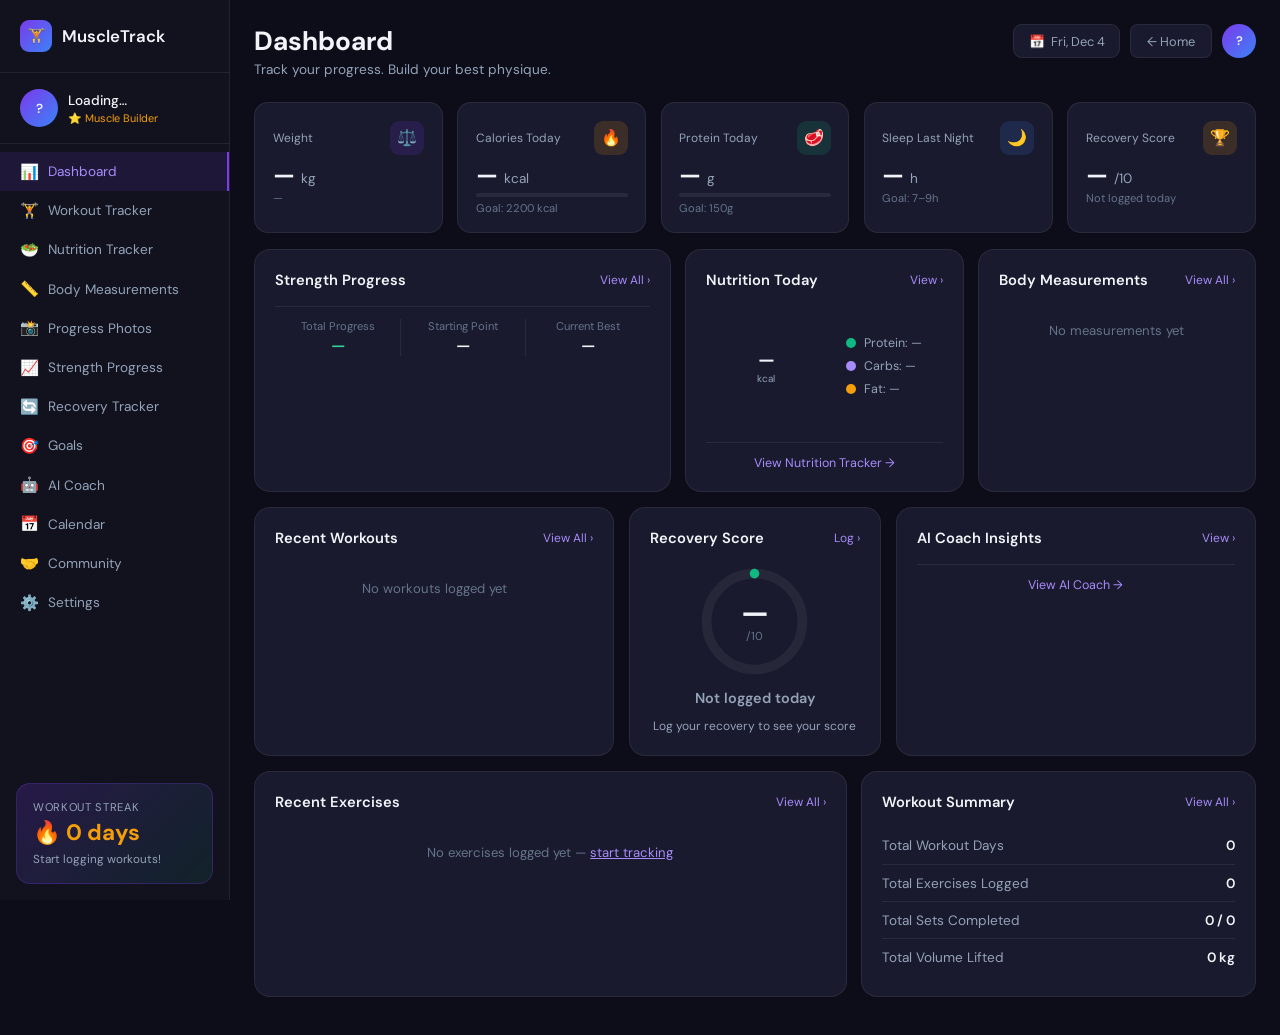
<file: muscle-dashboard.html>
<!DOCTYPE html>
<html lang="en">
<head>
<meta charset="UTF-8">
<meta name="viewport" content="width=device-width, initial-scale=1.0">
<title>MuscleTrack Dashboard</title>
<link href="https://fonts.googleapis.com/css2?family=DM+Serif+Display:ital@0;1&family=DM+Sans:ital,opsz,wght@0,9..40,300;0,9..40,400;0,9..40,500;0,9..40,600;1,9..40,300&display=swap" rel="stylesheet">
<style>
*,*::before,*::after{box-sizing:border-box;margin:0;padding:0;}
:root{
  --bg:#0d0d1a;--sidebar:#12121f;--card:#1a1a2e;--border:rgba(255,255,255,0.07);
  --purple:#7c3aed;--purple-l:#a78bfa;--green:#10b981;--green-l:#34d399;
  --orange:#f59e0b;--blue:#3b82f6;--red:#ef4444;
  --t1:#f1f5f9;--t2:#94a3b8;--t3:#64748b;
}
body{font-family:'DM Sans',sans-serif;background:var(--bg);color:var(--t1);min-height:100vh;overflow-x:hidden;}
.app{display:flex;min-height:100vh;}
.sidebar{width:230px;background:var(--sidebar);border-right:1px solid var(--border);display:flex;flex-direction:column;position:fixed;top:0;left:0;bottom:0;overflow-y:auto;z-index:100;}
.sb-logo{display:flex;align-items:center;gap:10px;padding:1.25rem;font-size:1.05rem;font-weight:600;border-bottom:1px solid var(--border);}
.logo-icon{width:32px;height:32px;background:linear-gradient(135deg,var(--purple),var(--blue));border-radius:9px;display:flex;align-items:center;justify-content:center;font-size:15px;flex-shrink:0;}
.sb-user{display:flex;align-items:center;gap:10px;padding:1rem 1.25rem;border-bottom:1px solid var(--border);}
.sb-avatar{width:38px;height:38px;border-radius:50%;background:linear-gradient(135deg,var(--purple),var(--blue));display:flex;align-items:center;justify-content:center;font-size:0.82rem;font-weight:600;flex-shrink:0;}
.sb-name{font-size:0.85rem;font-weight:500;}
.sb-badge{font-size:0.68rem;color:var(--orange);margin-top:2px;}
.sb-nav{flex:1;padding:0.5rem 0;}
.nav-item{display:flex;align-items:center;gap:10px;padding:0.6rem 1.25rem;font-size:0.85rem;color:var(--t2);cursor:pointer;transition:all 0.15s;text-decoration:none;}
.nav-item:hover{color:var(--t1);background:rgba(255,255,255,0.04);}
.nav-item.active{color:var(--purple-l);background:rgba(124,58,237,0.12);border-right:2px solid var(--purple);}
.nav-icon{width:18px;text-align:center;font-size:0.95rem;flex-shrink:0;}
.sb-streak{margin:1rem;background:linear-gradient(135deg,rgba(124,58,237,0.2),rgba(16,185,129,0.1));border:1px solid rgba(124,58,237,0.25);border-radius:14px;padding:1rem;}
.streak-lbl{font-size:0.7rem;color:var(--t2);text-transform:uppercase;letter-spacing:.06em;}
.streak-num{font-size:1.4rem;font-weight:700;color:var(--orange);display:flex;align-items:center;gap:5px;margin:4px 0;}
.streak-sub{font-size:0.73rem;color:var(--t2);}
.main{margin-left:230px;flex:1;padding:1.5rem;overflow-y:auto;}
.topbar{display:flex;align-items:flex-start;justify-content:space-between;margin-bottom:1.5rem;}
.topbar-title{font-size:1.65rem;font-weight:700;}
.topbar-sub{font-size:0.85rem;color:var(--t2);margin-top:3px;}
.topbar-right{display:flex;align-items:center;gap:10px;}
.date-pill{display:flex;align-items:center;gap:6px;background:var(--card);border:1px solid var(--border);border-radius:9px;padding:.45rem .9rem;font-size:0.8rem;color:var(--t2);}
.back-btn{background:var(--card);border:1px solid var(--border);border-radius:8px;padding:.45rem 1rem;font-size:0.8rem;color:var(--t2);cursor:pointer;font-family:'DM Sans',sans-serif;transition:all .2s;}
.back-btn:hover{color:var(--t1);border-color:var(--purple);}
.top-avatar{width:34px;height:34px;border-radius:50%;background:linear-gradient(135deg,var(--purple),var(--blue));display:flex;align-items:center;justify-content:center;font-size:0.78rem;font-weight:600;cursor:pointer;}
.card{background:var(--card);border:1px solid var(--border);border-radius:16px;padding:1.25rem;}
.card-hdr{display:flex;align-items:center;justify-content:space-between;margin-bottom:1rem;}
.card-title{font-size:0.92rem;font-weight:600;}
.card-link{font-size:0.75rem;color:var(--purple-l);cursor:pointer;text-decoration:none;}
.stats-row{display:grid;grid-template-columns:repeat(5,1fr);gap:.9rem;margin-bottom:1rem;}
.stat-card{background:var(--card);border:1px solid var(--border);border-radius:14px;padding:1.1rem;}
.stat-top{display:flex;align-items:center;justify-content:space-between;margin-bottom:.5rem;}
.stat-lbl{font-size:0.75rem;color:var(--t2);}
.stat-icon{width:34px;height:34px;border-radius:9px;display:flex;align-items:center;justify-content:center;font-size:1rem;}
.stat-val{font-size:1.5rem;font-weight:700;line-height:1;margin-bottom:4px;}
.stat-val span{font-size:0.85rem;font-weight:400;color:var(--t2);}
.stat-bar-wrap{height:4px;background:rgba(255,255,255,0.07);border-radius:2px;margin:6px 0 4px;overflow:hidden;}
.stat-bar{height:4px;border-radius:2px;}
.stat-goal{font-size:0.7rem;color:var(--t3);}
.stat-change{font-size:0.7rem;margin-top:4px;}
.mid-grid{display:grid;grid-template-columns:1.5fr 1fr 1fr;gap:.9rem;margin-bottom:.9rem;}
.bot-grid{display:grid;grid-template-columns:1fr .7fr 1fr;gap:.9rem;margin-bottom:.9rem;}
.data-grid{display:grid;grid-template-columns:1.5fr 1fr;gap:.9rem;margin-bottom:.9rem;}
.widget-grid{display:grid;grid-template-columns:1fr 1fr;gap:.9rem;margin-bottom:.9rem;}
.chart-stats{display:grid;grid-template-columns:repeat(3,1fr);border-top:1px solid var(--border);padding-top:.75rem;margin-top:.75rem;}
.chart-stat{text-align:center;padding:0 .5rem;}
.chart-stat+.chart-stat{border-left:1px solid var(--border);}
.cstat-lbl{font-size:0.7rem;color:var(--t3);}
.cstat-val{font-size:1rem;font-weight:600;margin-top:2px;}
.green{color:var(--green-l);}
.donut-wrap{display:flex;align-items:center;gap:1.25rem;}
.donut-ring{width:120px;height:120px;border-radius:50%;position:relative;flex-shrink:0;}
.donut-hole{position:absolute;width:76px;height:76px;background:var(--card);border-radius:50%;top:50%;left:50%;transform:translate(-50%,-50%);display:flex;flex-direction:column;align-items:center;justify-content:center;}
.donut-cal{font-size:1.15rem;font-weight:700;}
.donut-lbl{font-size:0.62rem;color:var(--t2);}
.legend{display:flex;flex-direction:column;gap:7px;}
.leg-item{display:flex;align-items:center;gap:8px;font-size:0.78rem;color:var(--t2);}
.leg-dot{width:10px;height:10px;border-radius:50%;flex-shrink:0;}
.mrow{display:flex;align-items:center;justify-content:space-between;padding:.5rem 0;border-bottom:1px solid var(--border);font-size:0.82rem;}
.mrow:last-child{border-bottom:none;}
.mname{color:var(--t2);display:flex;align-items:center;gap:6px;}
.mval{font-weight:500;}
.mchg{font-size:0.7rem;font-weight:600;}
.up{color:var(--green-l);}
.dn{color:var(--red);}
.dn-good{color:var(--green-l);}
.witem{display:flex;align-items:center;gap:10px;padding:.65rem 0;border-bottom:1px solid var(--border);}
.witem:last-child{border-bottom:none;}
.wicon{width:34px;height:34px;border-radius:9px;background:rgba(124,58,237,0.18);display:flex;align-items:center;justify-content:center;font-size:.95rem;flex-shrink:0;}
.wname{font-size:0.85rem;font-weight:500;}
.wdate{font-size:0.7rem;color:var(--t3);margin-top:1px;}
.wstatus{font-size:1.1rem;margin-left:auto;}
.rec-wrap{display:flex;flex-direction:column;align-items:center;gap:.65rem;}
.rec-ring{position:relative;display:flex;align-items:center;justify-content:center;}
.rec-center{position:absolute;text-align:center;}
.rec-score{font-size:1.9rem;font-weight:700;line-height:1;}
.rec-total{font-size:0.72rem;color:var(--t3);}
.rec-label{font-size:0.9rem;font-weight:600;}
.rec-sub{font-size:0.75rem;color:var(--t2);text-align:center;line-height:1.5;}
.insight{display:flex;gap:10px;padding:.65rem 0;border-bottom:1px solid var(--border);}
.insight:last-child{border-bottom:none;}
.iicon{width:34px;height:34px;border-radius:9px;display:flex;align-items:center;justify-content:center;font-size:.95rem;flex-shrink:0;}
.ititle{font-size:0.82rem;font-weight:600;margin-bottom:2px;}
.itext{font-size:0.73rem;color:var(--t2);line-height:1.5;}
table{width:100%;border-collapse:collapse;font-size:0.82rem;}
th{text-align:left;font-size:0.7rem;font-weight:500;color:var(--t3);text-transform:uppercase;letter-spacing:.06em;padding-bottom:.55rem;border-bottom:1px solid var(--border);}
td{padding:.6rem 0;color:var(--t2);border-bottom:1px solid var(--border);}
td:first-child{color:var(--t1);font-weight:500;}
tr:last-child td{border-bottom:none;}
.td-hl{color:var(--orange)!important;font-weight:600!important;}
.ritem{display:flex;align-items:center;justify-content:space-between;padding:.6rem 0;border-bottom:1px solid var(--border);font-size:0.85rem;}
.ritem:last-child{border-bottom:none;}
.rname{color:var(--t2);}
.rval{font-weight:600;}
.empty-msg{color:var(--t3);font-size:0.82rem;text-align:center;padding:1rem 0;}
@media(max-width:900px){.sidebar{display:none;}.main{margin-left:0;}.stats-row{grid-template-columns:repeat(2,1fr);}.mid-grid,.bot-grid,.data-grid,.widget-grid{grid-template-columns:1fr;}}
</style>
</head>
<body>
<div class="app">
  <aside class="sidebar">
    <div class="sb-logo"><div class="logo-icon">🏋️</div>MuscleTrack</div>
    <div class="sb-user">
      <div class="sb-avatar" id="sb-avatar">?</div>
      <div><div class="sb-name" id="sb-name">Loading…</div><div class="sb-badge">⭐ Muscle Builder</div></div>
    </div>
    <nav class="sb-nav">
      <a class="nav-item active" href="muscle-dashboard.html"><span class="nav-icon">📊</span> Dashboard</a>
      <a class="nav-item" href="workout-tracker.html"><span class="nav-icon">🏋️</span> Workout Tracker</a>
      <a class="nav-item" href="nutrition-tracker.html"><span class="nav-icon">🥗</span> Nutrition Tracker</a>
      <a class="nav-item" href="body-measurements.html"><span class="nav-icon">📏</span> Body Measurements</a>
      <a class="nav-item" href="progress-photos.html"><span class="nav-icon">📸</span> Progress Photos</a>
      <a class="nav-item" href="strength-progress.html"><span class="nav-icon">📈</span> Strength Progress</a>
      <a class="nav-item" href="recovery-tracker.html"><span class="nav-icon">🔄</span> Recovery Tracker</a>
      <a class="nav-item" href="goals.html"><span class="nav-icon">🎯</span> Goals</a>
      <a class="nav-item" href="ai-coach.html"><span class="nav-icon">🤖</span> AI Coach</a>
      <a class="nav-item" href="calendar.html"><span class="nav-icon">📅</span> Calendar</a>
      <a class="nav-item" href="#"><span class="nav-icon">🤝</span> Community</a>
      <a class="nav-item" href="settings.html"><span class="nav-icon">⚙️</span> Settings</a>
    </nav>
    <div class="sb-streak">
      <div class="streak-lbl">Workout Streak</div>
      <div class="streak-num">🔥 <span id="streak-num">0 days</span></div>
      <div class="streak-sub" id="streak-sub">Start logging workouts!</div>
    </div>
  </aside>

  <main class="main">
    <div class="topbar">
      <div>
        <div class="topbar-title">Dashboard</div>
        <div class="topbar-sub">Track your progress. Build your best physique.</div>
      </div>
      <div class="topbar-right">
        <div class="date-pill">📅 <span id="top-date"></span></div>
        <button class="back-btn" onclick="window.location.href='index.html'">← Home</button>
        <div class="top-avatar" id="top-avatar">?</div>
      </div>
    </div>

    <div class="stats-row">
      <div class="stat-card">
        <div class="stat-top"><div class="stat-lbl">Weight</div><div class="stat-icon" style="background:rgba(124,58,237,.15);">⚖️</div></div>
        <div class="stat-val" id="s-weight">— <span>kg</span></div>
        <div class="stat-change" id="s-weight-change" style="color:var(--t3);">—</div>
      </div>
      <div class="stat-card">
        <div class="stat-top"><div class="stat-lbl">Calories Today</div><div class="stat-icon" style="background:rgba(245,158,11,.15);">🔥</div></div>
        <div class="stat-val" id="s-cal">— <span>kcal</span></div>
        <div class="stat-bar-wrap"><div class="stat-bar" id="s-cal-bar" style="background:var(--orange);width:0%;"></div></div>
        <div class="stat-goal" id="s-cal-goal">Goal: 2200 kcal</div>
      </div>
      <div class="stat-card">
        <div class="stat-top"><div class="stat-lbl">Protein Today</div><div class="stat-icon" style="background:rgba(16,185,129,.15);">🥩</div></div>
        <div class="stat-val" id="s-protein">— <span>g</span></div>
        <div class="stat-bar-wrap"><div class="stat-bar" id="s-protein-bar" style="background:var(--green);width:0%;"></div></div>
        <div class="stat-goal" id="s-protein-goal">Goal: 150g</div>
      </div>
      <div class="stat-card">
        <div class="stat-top"><div class="stat-lbl">Sleep Last Night</div><div class="stat-icon" style="background:rgba(59,130,246,.15);">🌙</div></div>
        <div class="stat-val" id="s-sleep">— <span>h</span></div>
        <div class="stat-goal">Goal: 7–9h</div>
      </div>
      <div class="stat-card">
        <div class="stat-top"><div class="stat-lbl">Recovery Score</div><div class="stat-icon" style="background:rgba(245,158,11,.15);">🏆</div></div>
        <div class="stat-val" id="s-recovery">— <span>/10</span></div>
        <div class="stat-goal" id="s-recovery-label">Not logged today</div>
      </div>
    </div>

    <div class="mid-grid">
      <div class="card">
        <div class="card-hdr">
          <div class="card-title">Strength Progress</div>
          <a href="strength-progress.html" class="card-link">View All ›</a>
        </div>
        <div id="strength-chart-area"></div>
        <div class="chart-stats">
          <div class="chart-stat"><div class="cstat-lbl">Total Progress</div><div class="cstat-val green" id="str-progress">—</div></div>
          <div class="chart-stat"><div class="cstat-lbl">Starting Point</div><div class="cstat-val" id="str-start">—</div></div>
          <div class="chart-stat"><div class="cstat-lbl">Current Best</div><div class="cstat-val" id="str-best">—</div></div>
        </div>
      </div>
      <div class="card">
        <div class="card-hdr"><div class="card-title">Nutrition Today</div><a href="nutrition-tracker.html" class="card-link">View ›</a></div>
        <div class="donut-wrap">
          <div class="donut-ring" id="donut-ring">
            <div class="donut-hole"><div class="donut-cal" id="donut-cal">—</div><div class="donut-lbl">kcal</div></div>
          </div>
          <div class="legend">
            <div class="leg-item"><div class="leg-dot" style="background:var(--green);"></div><span id="leg-p">Protein: —</span></div>
            <div class="leg-item"><div class="leg-dot" style="background:var(--purple-l);"></div><span id="leg-c">Carbs: —</span></div>
            <div class="leg-item"><div class="leg-dot" style="background:var(--orange);"></div><span id="leg-f">Fat: —</span></div>
          </div>
        </div>
        <div style="margin-top:1rem;padding-top:.75rem;border-top:1px solid var(--border);font-size:0.78rem;color:var(--purple-l);text-align:center;cursor:pointer;" onclick="window.location.href='nutrition-tracker.html'">View Nutrition Tracker →</div>
      </div>
      <div class="card">
        <div class="card-hdr"><div class="card-title">Body Measurements</div><a href="body-measurements.html" class="card-link">View All ›</a></div>
        <div id="measurements-list"><div class="empty-msg">No measurements yet</div></div>
      </div>
    </div>

    <div class="bot-grid">
      <div class="card">
        <div class="card-hdr"><div class="card-title">Recent Workouts</div><a href="workout-tracker.html" class="card-link">View All ›</a></div>
        <div id="workout-list"><div class="empty-msg">No workouts logged yet</div></div>
      </div>
      <div class="card">
        <div class="card-hdr"><div class="card-title">Recovery Score</div><a href="recovery-tracker.html" class="card-link">Log ›</a></div>
        <div class="rec-wrap">
          <div class="rec-ring">
            <svg viewBox="0 0 120 120" width="115" height="115" style="transform:rotate(-90deg)">
              <circle cx="60" cy="60" r="50" fill="none" stroke="rgba(255,255,255,0.06)" stroke-width="10"/>
              <circle cx="60" cy="60" r="50" fill="none" id="rec-arc" stroke="#10b981" stroke-width="10" stroke-dasharray="0 314" stroke-linecap="round"/>
            </svg>
            <div class="rec-center"><div class="rec-score" id="rec-score">—</div><div class="rec-total">/10</div></div>
          </div>
          <div class="rec-label" id="rec-label" style="color:var(--t2);">Not logged today</div>
          <div class="rec-sub" id="rec-sub">Log your recovery to see your score</div>
        </div>
      </div>
      <div class="card">
        <div class="card-hdr"><div class="card-title">AI Coach Insights</div><a href="ai-coach.html" class="card-link">View ›</a></div>
        <div id="insights-list"></div>
        <div style="margin-top:.75rem;padding-top:.75rem;border-top:1px solid var(--border);font-size:0.78rem;color:var(--purple-l);text-align:center;cursor:pointer;" onclick="window.location.href='ai-coach.html'">View AI Coach →</div>
      </div>
    </div>

    <div class="data-grid">
      <div class="card">
        <div class="card-hdr"><div class="card-title">Recent Exercises</div><a href="workout-tracker.html" class="card-link">View All ›</a></div>
        <div id="exercises-table"><div class="empty-msg">No exercises logged yet — <a href="workout-tracker.html" style="color:var(--purple-l);">start tracking</a></div></div>
      </div>
      <div class="card">
        <div class="card-hdr"><div class="card-title">Workout Summary</div><a href="workout-tracker.html" class="card-link">View All ›</a></div>
        <div id="workout-summary">
          <div class="ritem"><span class="rname">Total Workout Days</span><span class="rval" id="ws-days">—</span></div>
          <div class="ritem"><span class="rname">Total Exercises Logged</span><span class="rval" id="ws-exercises">—</span></div>
          <div class="ritem"><span class="rname">Total Sets Completed</span><span class="rval" id="ws-sets">—</span></div>
          <div class="ritem"><span class="rname">Total Volume Lifted</span><span class="rval" id="ws-volume">—</span></div>
        </div>
      </div>
    </div>
  </main>
</div>

<script>
function esc(s){return String(s).replace(/&/g,'&amp;').replace(/</g,'&lt;').replace(/>/g,'&gt;').replace(/"/g,'&quot;');}

// ----- User info -----
try{
  const u=JSON.parse(localStorage.getItem('tmh_user')||localStorage.getItem('muscletrack_user')||'{}');
  if(u.name){
    document.getElementById('sb-name').textContent=u.name;
    const initials=u.name.split(' ').map(w=>w[0]).join('').slice(0,2).toUpperCase();
    document.getElementById('sb-avatar').textContent=initials;
    document.getElementById('top-avatar').textContent=initials;
  }
}catch(e){}

document.getElementById('top-date').textContent=new Date().toLocaleDateString('en-US',{weekday:'short',month:'short',day:'numeric'});

// ----- Workout data (same key used by workout-tracker.html) -----
const WT_KEY='mt_wt_v5';
function loadWorkouts(){try{const r=localStorage.getItem(WT_KEY);if(r)return JSON.parse(r);}catch(e){}return null;}

function renderWorkoutWidgets(){
  const data=loadWorkouts();
  const days=(data&&data.days)?data.days:[];
  const loggedDays=days.filter(d=>d.exercises&&d.exercises.length>0);

  let streak=0;
  for(let i=days.length-1;i>=0;i--){
    if(days[i].exercises&&days[i].exercises.length>0)streak++;
    else break;
  }
  document.getElementById('streak-num').textContent=streak+' day'+(streak!==1?'s':'');
  document.getElementById('streak-sub').textContent=streak>0?'Keep it up! 🔥':'Start logging workouts!';

  const wlist=document.getElementById('workout-list');
  if(loggedDays.length===0){
    wlist.innerHTML='<div class="empty-msg">No workouts logged yet</div>';
  }else{
    const recent=loggedDays.slice(-5).reverse();
    wlist.innerHTML=recent.map(d=>{
      const totalSets=d.exercises.reduce((a,ex)=>a+ex.sets.length,0);
      const doneSets=d.exercises.reduce((a,ex)=>a+ex.sets.filter(s=>s.done).length,0);
      const complete=totalSets>0&&doneSets===totalSets;
      return `<div class="witem">
        <div class="wicon">🏋️</div>
        <div>
          <div class="wname">${esc(d.name)}</div>
          <div class="wdate">${esc(d.date)} · ${d.exercises.length} exercise${d.exercises.length!==1?'s':''} · ${doneSets}/${totalSets} sets done</div>
        </div>
        <div class="wstatus">${complete?'✅':'🔲'}</div>
      </div>`;
    }).join('');
  }

  const etable=document.getElementById('exercises-table');
  const allExercises=[];
  loggedDays.slice(-5).reverse().forEach(d=>{
    d.exercises.forEach(ex=>{
      const bestSet=ex.sets.reduce((best,s)=>((s.weight||0)>(best?best.weight:-1)?s:best),null);
      allExercises.push({day:d.name,name:ex.name,sets:ex.sets.length,best:bestSet});
    });
  });
  if(allExercises.length===0){
    etable.innerHTML='<div class="empty-msg">No exercises logged yet — <a href="workout-tracker.html" style="color:var(--purple-l);">start tracking</a></div>';
  }else{
    etable.innerHTML=`<table>
      <thead><tr><th>Exercise</th><th>Day</th><th>Sets</th><th>Best Set</th></tr></thead>
      <tbody>${allExercises.slice(0,8).map(e=>`
        <tr>
          <td>${esc(e.name)}</td>
          <td>${esc(e.day)}</td>
          <td>${e.sets}</td>
          <td class="td-hl">${e.best?e.best.weight+'kg × '+e.best.reps:'—'}</td>
        </tr>`).join('')}</tbody>
    </table>`;
  }

  const totalExercises=loggedDays.reduce((a,d)=>a+d.exercises.length,0);
  const totalSets=loggedDays.reduce((a,d)=>a+d.exercises.reduce((b,ex)=>b+ex.sets.length,0),0);
  const doneSets=loggedDays.reduce((a,d)=>a+d.exercises.reduce((b,ex)=>b+ex.sets.filter(s=>s.done).length,0),0);
  const totalVolume=loggedDays.reduce((a,d)=>a+d.exercises.reduce((b,ex)=>b+ex.sets.reduce((c,s)=>c+(parseFloat(s.weight)||0)*(parseInt(s.reps)||0),0),0),0);
  document.getElementById('ws-days').textContent=loggedDays.length;
  document.getElementById('ws-exercises').textContent=totalExercises;
  document.getElementById('ws-sets').textContent=doneSets+' / '+totalSets;
  document.getElementById('ws-volume').textContent=totalVolume.toLocaleString()+' kg';
}

renderWorkoutWidgets();
</script>
</body>
</html>
</file>
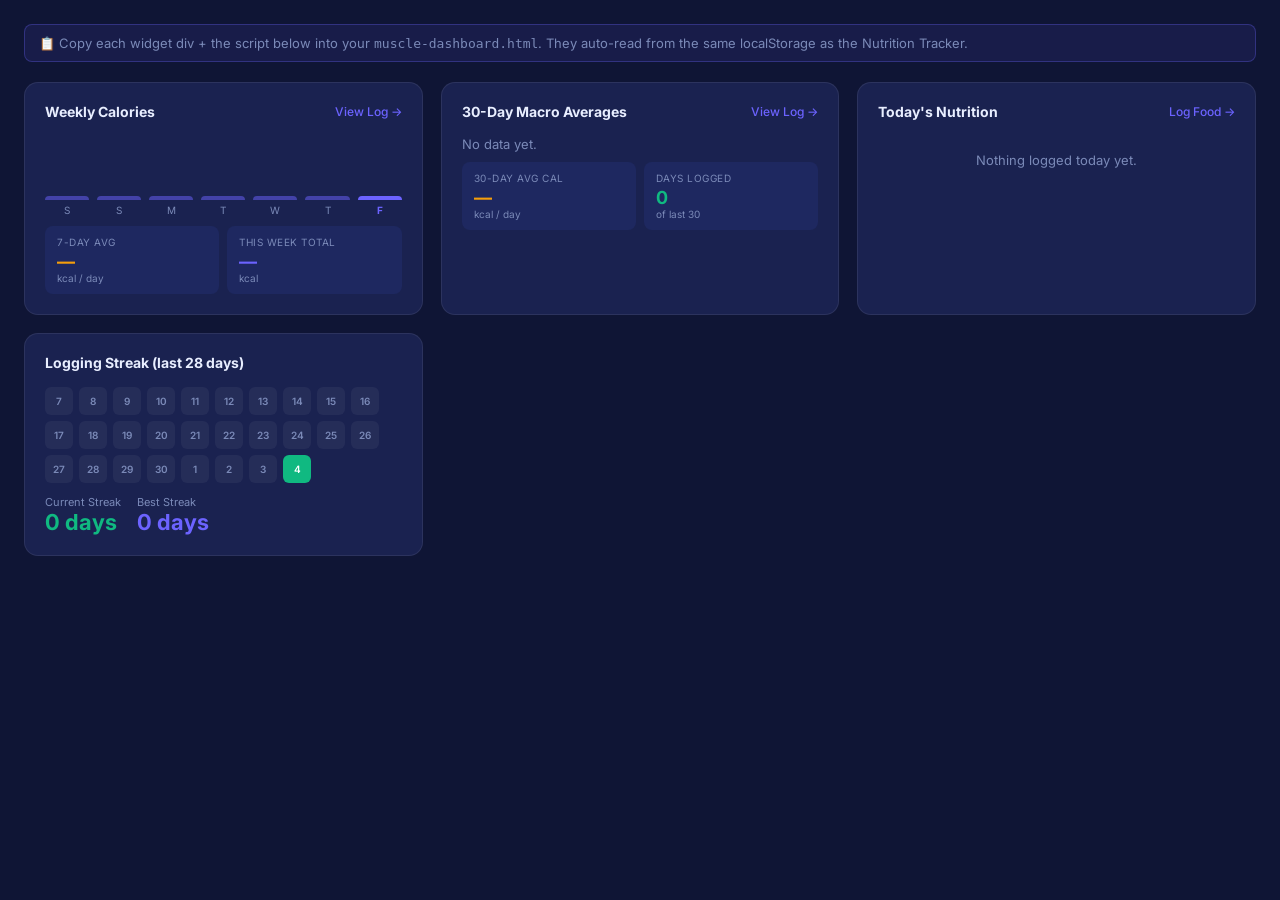
<file: nutrition-dashboard-widget.html>
<!DOCTYPE html>
<html lang="en">
<head>
<meta charset="UTF-8"/>
<title>Dashboard Nutrition Widgets – MuscleTrack</title>
<link href="https://fonts.googleapis.com/css2?family=Inter:wght@400;500;600;700&display=swap" rel="stylesheet"/>
<style>
:root{
  --bg:#0f1535;--card:#1a2250;--card2:#1e2860;
  --accent:#6c63ff;--green:#10b981;--orange:#f59e0b;--red:#ef4444;--blue:#3b82f6;
  --t1:#e8eeff;--t2:#7b8ab8;--border:rgba(255,255,255,0.08);
}
*{box-sizing:border-box;margin:0;padding:0;}
body{background:var(--bg);color:var(--t1);font-family:'Inter',sans-serif;padding:24px;}
.note{color:var(--t2);font-size:13px;margin-bottom:20px;background:rgba(108,99,255,.1);border:1px solid rgba(108,99,255,.3);border-radius:8px;padding:10px 14px;}
.widgets{display:grid;grid-template-columns:repeat(auto-fill,minmax(340px,1fr));gap:18px;}
.widget{background:var(--card);border:1px solid var(--border);border-radius:14px;padding:20px;}
.widget h3{font-size:14px;font-weight:700;margin-bottom:16px;display:flex;align-items:center;justify-content:space-between;}
.widget h3 a{font-size:12px;color:var(--accent);text-decoration:none;font-weight:500;}
.bar-chart{display:flex;align-items:flex-end;gap:8px;height:80px;margin-bottom:8px;}
.bar-wrap{flex:1;display:flex;flex-direction:column;align-items:center;gap:4px;}
.bar{width:100%;border-radius:4px 4px 0 0;min-height:4px;transition:height .4s ease;}
.bar-day{font-size:10px;color:var(--t2);}
.bar-val{font-size:10px;color:var(--t2);}
.avg-row{display:grid;grid-template-columns:1fr 1fr;gap:8px;margin-top:10px;}
.avg-card{background:var(--card2);border-radius:8px;padding:10px 12px;}
.avg-label{font-size:10px;color:var(--t2);text-transform:uppercase;letter-spacing:.05em;margin-bottom:3px;}
.avg-val{font-size:18px;font-weight:700;}
.avg-sub{font-size:10px;color:var(--t2);}
.macro-bars{display:flex;flex-direction:column;gap:8px;}
.macro-bar-row{display:flex;align-items:center;gap:10px;}
.macro-bar-label{width:60px;font-size:12px;color:var(--t2);}
.macro-bar-track{flex:1;background:rgba(255,255,255,.06);border-radius:99px;height:8px;overflow:hidden;}
.macro-bar-fill{height:100%;border-radius:99px;transition:width .5s ease;}
.macro-bar-val{width:50px;font-size:12px;font-weight:600;text-align:right;}
.streak-row{display:flex;gap:6px;flex-wrap:wrap;}
.streak-day{width:28px;height:28px;border-radius:6px;display:flex;align-items:center;justify-content:center;font-size:10px;font-weight:600;}
.streak-day.logged{background:rgba(16,185,129,.25);color:var(--green);}
.streak-day.today{background:var(--green);color:#fff;}
.streak-day.empty{background:rgba(255,255,255,.05);color:var(--t2);}
</style>
</head>
<body>

<p class="note">📋 Copy each widget div + the script below into your <code>muscle-dashboard.html</code>. They auto-read from the same localStorage as the Nutrition Tracker.</p>

<div class="widgets">

  <div class="widget">
    <h3>Weekly Calories <a href="nutrition-tracker.html">View Log →</a></h3>
    <div class="bar-chart" id="w-weekly-bars"></div>
    <div class="avg-row">
      <div class="avg-card">
        <div class="avg-label">7-Day Avg</div>
        <div class="avg-val" style="color:var(--orange)" id="w-7d-avg">—</div>
        <div class="avg-sub">kcal / day</div>
      </div>
      <div class="avg-card">
        <div class="avg-label">This Week Total</div>
        <div class="avg-val" style="color:var(--accent)" id="w-7d-total">—</div>
        <div class="avg-sub">kcal</div>
      </div>
    </div>
  </div>

  <div class="widget">
    <h3>30-Day Macro Averages <a href="nutrition-tracker.html">View Log →</a></h3>
    <div class="macro-bars" id="w-macro-bars"></div>
    <div class="avg-row">
      <div class="avg-card">
        <div class="avg-label">30-Day Avg Cal</div>
        <div class="avg-val" style="color:var(--orange)" id="w-30d-cal">—</div>
        <div class="avg-sub">kcal / day</div>
      </div>
      <div class="avg-card">
        <div class="avg-label">Days Logged</div>
        <div class="avg-val" style="color:var(--green)" id="w-30d-days">—</div>
        <div class="avg-sub">of last 30</div>
      </div>
    </div>
  </div>

  <div class="widget">
    <h3>Today's Nutrition <a href="nutrition-tracker.html">Log Food →</a></h3>
    <div class="macro-bars" id="w-today-macros"></div>
  </div>

  <div class="widget">
    <h3>Logging Streak (last 28 days)</h3>
    <div class="streak-row" id="w-streak"></div>
    <div style="margin-top:12px;display:flex;gap:16px;">
      <div>
        <div style="font-size:11px;color:var(--t2);">Current Streak</div>
        <div style="font-size:22px;font-weight:700;color:var(--green)" id="w-streak-count">0 days</div>
      </div>
      <div>
        <div style="font-size:11px;color:var(--t2);">Best Streak</div>
        <div style="font-size:22px;font-weight:700;color:var(--accent)" id="w-streak-best">0 days</div>
      </div>
    </div>
  </div>

</div>

<script>
const NKEY='mt_nutrition_v2';
const GOALS={calories:2200,protein:150,carbs:250,fat:70,fiber:30};
const dayNames=['S','M','T','W','T','F','S'];

function loadAll(){try{return JSON.parse(localStorage.getItem(NKEY)||'{}');}catch(e){return{};}}
function offsetDate(base,n){const d=new Date(base+'T12:00:00');d.setDate(d.getDate()+n);return d.toISOString().slice(0,10);}
function todayStr(){return new Date().toISOString().slice(0,10);}
function calcTotals(entries){
  if(!entries||!entries.length) return null;
  return entries.reduce((a,e)=>({
    calories:a.calories+(e.calories||0),protein:a.protein+(e.protein||0),
    carbs:a.carbs+(e.carbs||0),fat:a.fat+(e.fat||0),fiber:a.fiber+(e.fiber||0),
  }),{calories:0,protein:0,carbs:0,fat:0,fiber:0});
}
function avg(arr){return arr.length?arr.reduce((a,b)=>a+b,0)/arr.length:0;}

function renderWeeklyBars(){
  const all=loadAll(),today=todayStr();
  const days=[];
  for(let i=6;i>=0;i--){
    const d=offsetDate(today,-i);
    const t=calcTotals((all[d]||{}).entries||[]);
    days.push({date:d,cal:t?Math.round(t.calories):0,dayName:dayNames[new Date(d+'T12:00:00').getDay()]});
  }
  const maxCal=Math.max(...days.map(d=>d.cal),GOALS.calories);
  document.getElementById('w-weekly-bars').innerHTML=days.map(d=>{
    const h=d.cal?Math.max(6,Math.round((d.cal/maxCal)*70)):4;
    const isToday=d.date===today;
    const color=d.cal>=GOALS.calories?'var(--green)':isToday?'var(--accent)':'rgba(108,99,255,.5)';
    return `<div class="bar-wrap">
      <div class="bar-val">${d.cal||''}</div>
      <div class="bar" style="height:${h}px;background:${color};"></div>
      <div class="bar-day" style="${isToday?'color:var(--accent);font-weight:700;':''}">${d.dayName}</div>
    </div>`;
  }).join('');
  const cals=days.filter(d=>d.cal>0).map(d=>d.cal);
  document.getElementById('w-7d-avg').textContent=cals.length?Math.round(avg(cals)):'—';
  document.getElementById('w-7d-total').textContent=cals.length?cals.reduce((a,b)=>a+b,0).toLocaleString():'—';
}

function renderMonthlyMacros(){
  const all=loadAll(),today=todayStr();
  const days30=[];
  for(let i=29;i>=0;i--){
    const d=offsetDate(today,-i);
    const t=calcTotals((all[d]||{}).entries||[]);
    if(t&&t.calories>0) days30.push(t);
  }
  if(!days30.length){
    document.getElementById('w-macro-bars').innerHTML='<div style="color:var(--t2);font-size:13px;">No data yet.</div>';
    document.getElementById('w-30d-cal').textContent='—';
    document.getElementById('w-30d-days').textContent='0';
    return;
  }
  const macros=[
    {label:'Protein',val:Math.round(avg(days30.map(d=>d.protein))),goal:GOALS.protein,unit:'g',color:'var(--accent)'},
    {label:'Carbs',  val:Math.round(avg(days30.map(d=>d.carbs))),  goal:GOALS.carbs,  unit:'g',color:'var(--blue)'},
    {label:'Fat',    val:Math.round(avg(days30.map(d=>d.fat))),    goal:GOALS.fat,    unit:'g',color:'var(--red)'},
    {label:'Fiber',  val:Math.round(avg(days30.map(d=>d.fiber))),  goal:GOALS.fiber,  unit:'g',color:'var(--green)'},
  ];
  document.getElementById('w-macro-bars').innerHTML=macros.map(m=>`
    <div class="macro-bar-row">
      <div class="macro-bar-label">${m.label}</div>
      <div class="macro-bar-track"><div class="macro-bar-fill" style="width:${Math.min(100,Math.round(m.val/m.goal*100))}%;background:${m.color};"></div></div>
      <div class="macro-bar-val" style="color:${m.color}">${m.val}${m.unit}</div>
    </div>`).join('');
  document.getElementById('w-30d-cal').textContent=Math.round(avg(days30.map(d=>d.calories)));
  document.getElementById('w-30d-days').textContent=days30.length;
}

function renderTodayMacros(){
  const all=loadAll(),today=todayStr();
  const t=calcTotals((all[today]||{}).entries||[]);
  const el=document.getElementById('w-today-macros');
  if(!t||t.calories===0){el.innerHTML='<div style="color:var(--t2);font-size:13px;text-align:center;padding:16px 0;">Nothing logged today yet.</div>';return;}
  const macros=[
    {label:'Calories',val:Math.round(t.calories),goal:GOALS.calories,unit:'kcal',color:'var(--orange)'},
    {label:'Protein', val:Math.round(t.protein), goal:GOALS.protein, unit:'g',   color:'var(--accent)'},
    {label:'Carbs',   val:Math.round(t.carbs),   goal:GOALS.carbs,   unit:'g',   color:'var(--blue)'},
    {label:'Fat',     val:Math.round(t.fat),      goal:GOALS.fat,     unit:'g',   color:'var(--red)'},
    {label:'Fiber',   val:Math.round(t.fiber),    goal:GOALS.fiber,   unit:'g',   color:'var(--green)'},
  ];
  el.innerHTML=macros.map(m=>`
    <div class="macro-bar-row">
      <div class="macro-bar-label">${m.label}</div>
      <div class="macro-bar-track"><div class="macro-bar-fill" style="width:${Math.min(100,Math.round(m.val/m.goal*100))}%;background:${m.color};"></div></div>
      <div class="macro-bar-val" style="color:${m.color}">${m.val}${m.unit}</div>
    </div>`).join('');
}

function renderStreak(){
  const all=loadAll(),today=todayStr();
  const days28=[];
  for(let i=27;i>=0;i--) days28.push(offsetDate(today,-i));
  document.getElementById('w-streak').innerHTML=days28.map(d=>{
    const logged=(all[d]?.entries||[]).length>0;
    const isToday=d===today;
    return `<div class="streak-day ${isToday?'today':logged?'logged':'empty'}" title="${d}">${new Date(d+'T12:00:00').getDate()}</div>`;
  }).join('');
  let cur=0,best=0,run=0;
  for(let i=0;i<28;i++){if((all[offsetDate(today,-i)]?.entries||[]).length>0){if(i===0||cur>0)cur++;}else if(i>0)break;}
  for(let i=27;i>=0;i--){if((all[offsetDate(today,-i)]?.entries||[]).length>0){run++;best=Math.max(best,run);}else run=0;}
  document.getElementById('w-streak-count').textContent=cur+' day'+(cur!==1?'s':'');
  document.getElementById('w-streak-best').textContent=best+' day'+(best!==1?'s':'');
}

renderWeeklyBars();
renderMonthlyMacros();
renderTodayMacros();
renderStreak();
</script>
</body>
</html>
</file>
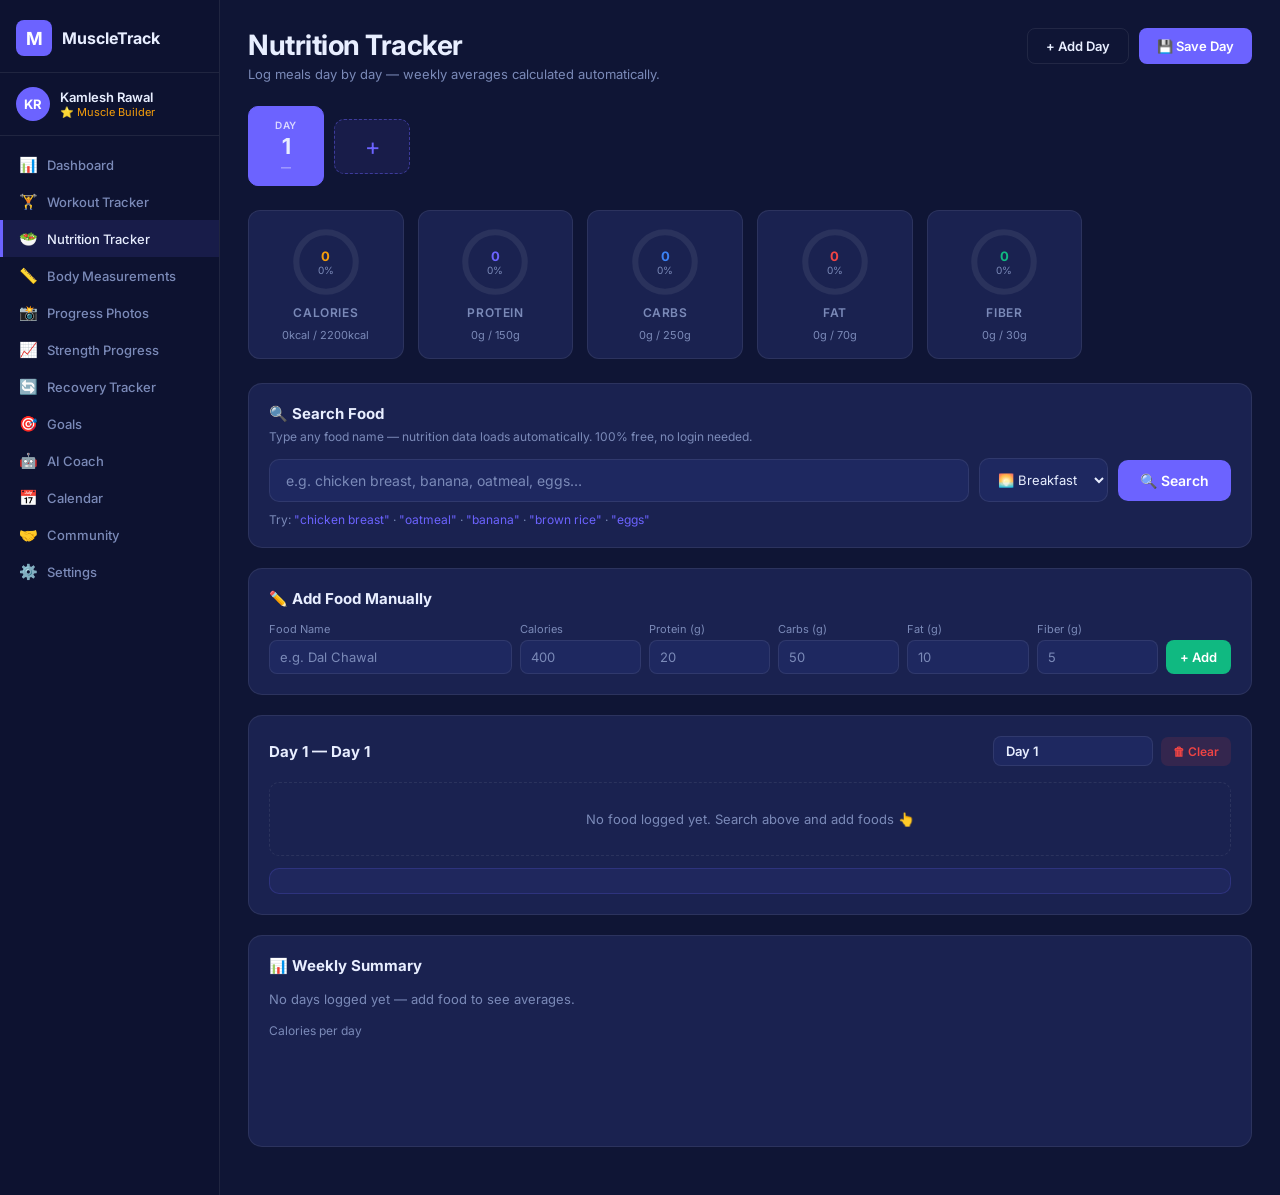
<file: nutrition-tracker.html>
<!DOCTYPE html>
<html lang="en">
<head>
<meta charset="UTF-8"/>
<meta name="viewport" content="width=device-width, initial-scale=1.0"/>
<title>Nutrition Tracker – MuscleTrack</title>
<link href="https://fonts.googleapis.com/css2?family=Inter:wght@400;500;600;700&display=swap" rel="stylesheet"/>
<style>
:root{
  --bg:#0f1535;--sidebar:#0d1230;--card:#1a2250;--card2:#1e2860;
  --accent:#6c63ff;--green:#10b981;--orange:#f59e0b;--red:#ef4444;--blue:#3b82f6;
  --t1:#e8eeff;--t2:#7b8ab8;--border:rgba(255,255,255,0.08);
}
*{box-sizing:border-box;margin:0;padding:0;}
body{background:var(--bg);color:var(--t1);font-family:'Inter',sans-serif;min-height:100vh;display:flex;}
.sidebar{width:220px;min-height:100vh;background:var(--sidebar);border-right:1px solid var(--border);display:flex;flex-direction:column;flex-shrink:0;}
.sb-brand{display:flex;align-items:center;gap:10px;padding:20px 16px 16px;border-bottom:1px solid var(--border);}
.sb-brand-icon{width:36px;height:36px;border-radius:8px;background:var(--accent);display:flex;align-items:center;justify-content:center;font-size:18px;color:#fff;font-weight:700;}
.sb-brand-name{font-size:16px;font-weight:700;}
.sb-user{display:flex;align-items:center;gap:10px;padding:14px 16px;border-bottom:1px solid var(--border);}
.sb-avatar{width:34px;height:34px;border-radius:50%;background:var(--accent);display:flex;align-items:center;justify-content:center;font-size:13px;font-weight:700;color:#fff;flex-shrink:0;}
.sb-uname{font-size:13px;font-weight:600;}
.sb-badge{font-size:11px;color:var(--orange);}
.sb-nav{flex:1;padding:10px 0;}
.nav-item{display:flex;align-items:center;gap:10px;padding:9px 16px;color:var(--t2);text-decoration:none;font-size:13px;font-weight:500;transition:all .2s;border-left:3px solid transparent;}
.nav-item:hover,.nav-item.active{color:var(--t1);background:rgba(108,99,255,.12);border-left-color:var(--accent);}
.nav-icon{font-size:15px;width:18px;text-align:center;}
.main{flex:1;padding:28px;overflow-x:hidden;}
.topbar{display:flex;align-items:flex-start;justify-content:space-between;margin-bottom:24px;flex-wrap:wrap;gap:12px;}
.topbar-title{font-size:28px;font-weight:700;letter-spacing:-.5px;}
.topbar-sub{color:var(--t2);font-size:13px;margin-top:4px;}
.topbar-actions{display:flex;gap:10px;}
.btn{display:inline-flex;align-items:center;gap:6px;padding:9px 18px;border:none;border-radius:8px;font-size:13px;font-weight:600;cursor:pointer;transition:all .2s;font-family:'Inter',sans-serif;}
.btn-accent{background:var(--accent);color:#fff;}
.btn-accent:hover{filter:brightness(1.1);}
.btn-outline{background:transparent;border:1px solid var(--border);color:var(--t1);}
.btn-outline:hover{border-color:var(--accent);color:var(--accent);}
.day-tabs{display:flex;gap:10px;margin-bottom:24px;flex-wrap:wrap;align-items:center;}
.day-tab{width:76px;padding:12px 0;background:var(--card);border:1px solid var(--border);border-radius:10px;text-align:center;cursor:pointer;transition:all .2s;user-select:none;}
.day-tab:hover{border-color:var(--accent);}
.day-tab.active{background:var(--accent);border-color:var(--accent);}
.day-tab-label{font-size:10px;font-weight:600;text-transform:uppercase;letter-spacing:.06em;color:var(--t2);margin-bottom:2px;}
.day-tab.active .day-tab-label{color:rgba(255,255,255,.75);}
.day-tab-num{font-size:22px;font-weight:700;}
.day-tab-cal{font-size:10px;color:var(--t2);margin-top:2px;}
.day-tab.active .day-tab-cal{color:rgba(255,255,255,.65);}
.day-tab.has-data .day-tab-cal{color:var(--green);}
.day-tab.active.has-data .day-tab-cal{color:#fff;}
.add-day-btn{width:76px;padding:12px 0;background:rgba(108,99,255,.1);border:1px dashed rgba(108,99,255,.45);border-radius:10px;color:var(--accent);font-size:24px;cursor:pointer;display:flex;align-items:center;justify-content:center;transition:all .2s;font-family:'Inter',sans-serif;}
.add-day-btn:hover{background:rgba(108,99,255,.22);}
.goal-row{display:grid;grid-template-columns:repeat(auto-fill,minmax(155px,1fr));gap:14px;margin-bottom:24px;}
.goal-card{background:var(--card);border:1px solid var(--border);border-radius:12px;padding:16px;display:flex;flex-direction:column;align-items:center;gap:8px;}
.ring-wrap{position:relative;width:70px;height:70px;}
.ring-wrap svg{transform:rotate(-90deg);}
.ring-bg{fill:none;stroke:rgba(255,255,255,.07);stroke-width:7;}
.ring-fill{fill:none;stroke-width:7;stroke-linecap:round;}
.ring-label{position:absolute;inset:0;display:flex;flex-direction:column;align-items:center;justify-content:center;}
.ring-val{font-size:13px;font-weight:700;}
.ring-pct{font-size:10px;color:var(--t2);}
.goal-name{font-size:12px;font-weight:600;color:var(--t2);text-transform:uppercase;letter-spacing:.05em;}
.goal-sub{font-size:11px;color:var(--t2);}
.search-section{background:var(--card);border:1px solid var(--border);border-radius:14px;padding:20px;margin-bottom:20px;}
.search-section h3{font-size:15px;font-weight:700;margin-bottom:6px;}
.search-desc{font-size:12px;color:var(--t2);margin-bottom:14px;}
.search-row{display:flex;gap:10px;align-items:center;flex-wrap:wrap;}
.food-input{flex:1;min-width:200px;background:var(--card2);border:1px solid var(--border);border-radius:10px;color:var(--t1);font-size:14px;padding:12px 16px;outline:none;font-family:'Inter',sans-serif;transition:border-color .2s;}
.food-input:focus{border-color:var(--accent);}
.food-input::placeholder{color:var(--t2);}
.meal-select{background:var(--card2);border:1px solid var(--border);border-radius:10px;color:var(--t1);font-size:13px;padding:12px 14px;outline:none;cursor:pointer;font-family:'Inter',sans-serif;}
.meal-select option{background:#1a2250;}
.btn-search{background:var(--accent);border:none;border-radius:10px;color:#fff;font-size:14px;font-weight:600;padding:12px 22px;cursor:pointer;display:flex;align-items:center;gap:7px;transition:all .2s;white-space:nowrap;font-family:'Inter',sans-serif;}
.btn-search:hover{filter:brightness(1.1);}
.btn-search:disabled{opacity:.5;cursor:not-allowed;}
.search-hint{font-size:12px;color:var(--t2);margin-top:10px;}
.search-hint span{color:var(--accent);}
.preview-section{margin-bottom:20px;}
.preview-section h4{font-size:13px;font-weight:600;color:var(--t2);text-transform:uppercase;letter-spacing:.06em;margin-bottom:10px;}
.food-cards{display:grid;grid-template-columns:repeat(auto-fill,minmax(230px,1fr));gap:12px;}
.food-card{background:var(--card2);border:1px solid var(--border);border-radius:12px;padding:16px;animation:fadeUp .3s ease;}
@keyframes fadeUp{from{opacity:0;transform:translateY(8px);}to{opacity:1;transform:translateY(0);}}
.food-card-name{font-size:14px;font-weight:600;margin-bottom:2px;}
.food-card-brand{font-size:11px;color:var(--t2);margin-bottom:8px;}
.per-label{font-size:11px;color:var(--t2);margin-bottom:6px;}
.food-macros{display:grid;grid-template-columns:1fr 1fr;gap:6px;margin-bottom:10px;}
.macro-pill{background:rgba(255,255,255,.05);border-radius:7px;padding:6px 8px;}
.macro-pill .mp-val{font-size:14px;font-weight:700;}
.macro-pill .mp-label{font-size:10px;color:var(--t2);text-transform:uppercase;letter-spacing:.05em;}
.macro-pill.cal .mp-val{color:var(--orange);}
.macro-pill.prot .mp-val{color:var(--accent);}
.macro-pill.carb .mp-val{color:var(--blue);}
.macro-pill.fat .mp-val{color:var(--red);}
.macro-pill.fiber .mp-val{color:var(--green);}
.qty-row{display:flex;align-items:center;gap:8px;margin-bottom:10px;}
.qty-row label{font-size:11px;color:var(--t2);white-space:nowrap;}
.qty-inp{width:70px;background:rgba(255,255,255,.06);border:1px solid var(--border);border-radius:6px;color:var(--t1);font-size:13px;font-weight:600;padding:5px 8px;outline:none;text-align:center;font-family:'Inter',sans-serif;}
.qty-inp:focus{border-color:var(--accent);}
.qty-unit{font-size:11px;color:var(--t2);}
.btn-add-food{width:100%;background:var(--green);border:none;border-radius:7px;color:#fff;font-size:12px;font-weight:600;padding:8px;cursor:pointer;transition:all .2s;font-family:'Inter',sans-serif;}
.btn-add-food:hover{filter:brightness(1.1);}
.btn-add-food.added{background:rgba(16,185,129,.15);color:var(--green);cursor:default;}
.log-section{background:var(--card);border:1px solid var(--border);border-radius:14px;padding:20px;margin-bottom:20px;}
.log-header{display:flex;align-items:center;justify-content:space-between;margin-bottom:16px;flex-wrap:wrap;gap:10px;}
.log-header h3{font-size:15px;font-weight:700;}
.log-header-actions{display:flex;gap:8px;align-items:center;}
.day-name-input{background:var(--card2);border:1px solid var(--border);border-radius:8px;color:var(--t1);font-size:13px;font-weight:600;padding:6px 12px;outline:none;width:160px;font-family:'Inter',sans-serif;}
.day-name-input:focus{border-color:var(--accent);}
.meal-group{margin-bottom:16px;}
.meal-group-title{font-size:12px;font-weight:700;text-transform:uppercase;letter-spacing:.07em;color:var(--t2);margin-bottom:8px;display:flex;align-items:center;gap:8px;}
.meal-tag{display:inline-block;padding:2px 8px;border-radius:20px;font-size:10px;font-weight:700;}
.meal-tag.breakfast{background:rgba(245,158,11,.15);color:var(--orange);}
.meal-tag.lunch{background:rgba(59,130,246,.15);color:var(--blue);}
.meal-tag.dinner{background:rgba(108,99,255,.15);color:var(--accent);}
.meal-tag.snack{background:rgba(16,185,129,.15);color:var(--green);}
.log-item{display:flex;align-items:center;gap:12px;padding:9px 12px;border-radius:9px;transition:background .2s;flex-wrap:wrap;}
.log-item:hover{background:rgba(255,255,255,.03);}
.log-item-name{flex:1;font-size:13px;font-weight:500;min-width:100px;}
.log-item-qty{font-size:12px;color:var(--t2);}
.log-macros{display:flex;gap:12px;flex-wrap:wrap;}
.lm{font-size:12px;font-weight:600;}
.lm.cal{color:var(--orange);}
.lm.carb{color:var(--blue);}
.lm.fat{color:var(--red);}
.lm.fiber{color:var(--green);}
.lm-unit{font-size:10px;color:var(--t2);margin-left:1px;}
.btn-del-log{background:none;border:none;color:var(--t2);cursor:pointer;font-size:16px;padding:2px 5px;border-radius:4px;}
.btn-del-log:hover{color:var(--red);}
.log-empty{text-align:center;padding:28px;color:var(--t2);font-size:13px;border:1px dashed var(--border);border-radius:10px;}
.totals-bar{display:flex;gap:16px;flex-wrap:wrap;padding:12px 16px;background:rgba(108,99,255,.08);border:1px solid rgba(108,99,255,.2);border-radius:10px;margin-top:12px;}
.tot-item{display:flex;flex-direction:column;gap:1px;}
.tot-label{font-size:10px;color:var(--t2);text-transform:uppercase;letter-spacing:.06em;}
.tot-val{font-size:16px;font-weight:700;}
.manual-section{background:var(--card);border:1px solid var(--border);border-radius:14px;padding:20px;margin-bottom:20px;}
.manual-section h3{font-size:15px;font-weight:700;margin-bottom:14px;}
.manual-grid{display:grid;grid-template-columns:2fr 1fr 1fr 1fr 1fr 1fr auto;gap:8px;align-items:end;}
.manual-grid input{background:var(--card2);border:1px solid var(--border);border-radius:8px;color:var(--t1);font-size:13px;padding:8px 10px;outline:none;width:100%;font-family:'Inter',sans-serif;}
.manual-grid input:focus{border-color:var(--accent);}
.manual-grid input::placeholder{color:var(--t2);}
.manual-grid label{font-size:11px;color:var(--t2);display:block;margin-bottom:4px;}
.btn-manual-add{background:var(--green);border:none;border-radius:8px;color:#fff;font-size:13px;font-weight:600;padding:9px 14px;cursor:pointer;font-family:'Inter',sans-serif;}
.btn-manual-add:hover{filter:brightness(1.1);}
.weekly-section{background:var(--card);border:1px solid var(--border);border-radius:14px;padding:20px;margin-bottom:20px;}
.weekly-section h3{font-size:15px;font-weight:700;margin-bottom:16px;}
.weekly-grid{display:grid;grid-template-columns:repeat(auto-fill,minmax(140px,1fr));gap:12px;margin-bottom:16px;}
.weekly-card{background:var(--card2);border-radius:10px;padding:14px;}
.wc-label{font-size:11px;color:var(--t2);text-transform:uppercase;letter-spacing:.05em;margin-bottom:4px;}
.wc-val{font-size:22px;font-weight:700;}
.wc-sub{font-size:11px;color:var(--t2);margin-top:2px;}
.bar-chart{display:flex;align-items:flex-end;gap:8px;height:80px;}
.bar-wrap{flex:1;display:flex;flex-direction:column;align-items:center;gap:4px;}
.bar{width:100%;border-radius:4px 4px 0 0;min-height:4px;}
.bar-lbl{font-size:10px;color:var(--t2);}
.bar-val{font-size:10px;color:var(--t2);}
.error-msg{background:rgba(239,68,68,.1);border:1px solid rgba(239,68,68,.3);border-radius:8px;padding:10px 14px;font-size:13px;color:var(--red);margin-top:10px;}
.loading{display:flex;align-items:center;gap:10px;padding:12px 0;color:var(--t2);font-size:13px;}
.spinner{width:18px;height:18px;border:2px solid var(--border);border-top-color:var(--accent);border-radius:50%;animation:spin .7s linear infinite;flex-shrink:0;}
@keyframes spin{to{transform:rotate(360deg);}}
.save-toast{position:fixed;bottom:24px;right:24px;background:var(--green);color:#fff;font-size:13px;font-weight:600;padding:10px 20px;border-radius:10px;display:none;z-index:999;}
@media(max-width:700px){.sidebar{display:none;}.main{padding:16px;}.goal-row{grid-template-columns:repeat(2,1fr);}.food-cards{grid-template-columns:1fr;}.manual-grid{grid-template-columns:1fr 1fr;}}
</style>
</head>
<body>
<aside class="sidebar">
  <div class="sb-brand"><div class="sb-brand-icon">M</div><div class="sb-brand-name">MuscleTrack</div></div>
  <div class="sb-user">
    <div class="sb-avatar" id="sb-av">KR</div>
    <div><div class="sb-uname" id="sb-name">Kamlesh Rawal</div><div class="sb-badge">⭐ Muscle Builder</div></div>
  </div>
  <nav class="sb-nav">
    <a class="nav-item" href="muscle-dashboard.html"><span class="nav-icon">📊</span> Dashboard</a>
    <a class="nav-item" href="workout-tracker.html"><span class="nav-icon">🏋️</span> Workout Tracker</a>
    <a class="nav-item active" href="nutrition-tracker.html"><span class="nav-icon">🥗</span> Nutrition Tracker</a>
    <a class="nav-item" href="body-measurements.html"><span class="nav-icon">📏</span> Body Measurements</a>
    <a class="nav-item" href="progress-photos.html"><span class="nav-icon">📸</span> Progress Photos</a>
    <a class="nav-item" href="strength-progress.html"><span class="nav-icon">📈</span> Strength Progress</a>
    <a class="nav-item" href="recovery-tracker.html"><span class="nav-icon">🔄</span> Recovery Tracker</a>
    <a class="nav-item" href="goals.html"><span class="nav-icon">🎯</span> Goals</a>
    <a class="nav-item" href="#"><span class="nav-icon">🤖</span> AI Coach</a>
    <a class="nav-item" href="calendar.html"><span class="nav-icon">📅</span> Calendar</a>
    <a class="nav-item" href="#"><span class="nav-icon">🤝</span> Community</a>
    <a class="nav-item" href="settings.html"><span class="nav-icon">⚙️</span> Settings</a>
  </nav>
</aside>

<main class="main">
  <div class="topbar">
    <div>
      <div class="topbar-title">Nutrition Tracker</div>
      <div class="topbar-sub">Log meals day by day — weekly averages calculated automatically.</div>
    </div>
    <div class="topbar-actions">
      <button class="btn btn-outline" id="btn-add-day">+ Add Day</button>
      <button class="btn btn-accent" id="btn-save-day">💾 Save Day</button>
    </div>
  </div>

  <div class="day-tabs" id="day-tabs"></div>
  <div class="goal-row" id="goal-row"></div>

  <div class="search-section">
    <h3>🔍 Search Food</h3>
    <div class="search-desc">Type any food name — nutrition data loads automatically. 100% free, no login needed.</div>
    <div class="search-row">
      <input class="food-input" id="food-input" placeholder="e.g. chicken breast, banana, oatmeal, eggs…"/>
      <select class="meal-select" id="meal-select">
        <option value="breakfast">🌅 Breakfast</option>
        <option value="lunch">☀️ Lunch</option>
        <option value="dinner">🌙 Dinner</option>
        <option value="snack">🍎 Snack</option>
      </select>
      <button class="btn-search" id="btn-search">🔍 Search</button>
    </div>
    <div class="search-hint">Try: <span>"chicken breast"</span> · <span>"oatmeal"</span> · <span>"banana"</span> · <span>"brown rice"</span> · <span>"eggs"</span></div>
    <div id="search-error"></div>
    <div id="search-loading" style="display:none;" class="loading"><div class="spinner"></div> Searching…</div>
  </div>

  <div id="preview-section" style="display:none;" class="preview-section">
    <h4>Results — set grams then click Add to Log</h4>
    <div class="food-cards" id="food-cards"></div>
  </div>

  <div class="manual-section">
    <h3>✏️ Add Food Manually</h3>
    <div class="manual-grid">
      <div><label>Food Name</label><input id="m-name" placeholder="e.g. Dal Chawal"/></div>
      <div><label>Calories</label><input id="m-cal" type="number" placeholder="400" min="0"/></div>
      <div><label>Protein (g)</label><input id="m-prot" type="number" placeholder="20" min="0" step="0.1"/></div>
      <div><label>Carbs (g)</label><input id="m-carb" type="number" placeholder="50" min="0" step="0.1"/></div>
      <div><label>Fat (g)</label><input id="m-fat" type="number" placeholder="10" min="0" step="0.1"/></div>
      <div><label>Fiber (g)</label><input id="m-fiber" type="number" placeholder="5" min="0" step="0.1"/></div>
      <div><label>&nbsp;</label><button class="btn-manual-add" id="btn-manual-add">+ Add</button></div>
    </div>
  </div>

  <div class="log-section">
    <div class="log-header">
      <h3 id="log-title">Day 1 — Log</h3>
      <div class="log-header-actions">
        <input class="day-name-input" id="day-name-inp" placeholder="Rename e.g. Leg Day"/>
        <button id="btn-clear-day" style="background:rgba(239,68,68,.12);border:none;border-radius:7px;color:var(--red);font-size:12px;font-weight:600;padding:7px 12px;cursor:pointer;font-family:'Inter',sans-serif;">🗑 Clear</button>
      </div>
    </div>
    <div id="log-container"></div>
    <div class="totals-bar" id="totals-bar"></div>
  </div>

  <div class="weekly-section">
    <h3>📊 Weekly Summary</h3>
    <div class="weekly-grid" id="weekly-grid"></div>
    <div style="font-size:12px;color:var(--t2);margin-bottom:8px;">Calories per day</div>
    <div class="bar-chart" id="weekly-bars"></div>
  </div>
</main>

<div class="save-toast" id="save-toast">✅ Day saved!</div>

<script>
const NKEY='mt_nut_v4';
const GOALS={calories:2200,protein:150,carbs:250,fat:70,fiber:30};
let previewFoods=[];

function getState(){
  try{const r=JSON.parse(localStorage.getItem(NKEY)||'null');if(r)return r;}catch(e){}
  return{activeDay:0,days:[{id:id(),name:'Day 1',entries:[]}]};
}
function setState(s){localStorage.setItem(NKEY,JSON.stringify(s));}
function id(){return Math.random().toString(36).slice(2,8);}
function r1(n){return Math.round((n||0)*10)/10;}
function cap(s){return String(s).replace(/\b\w/g,c=>c.toUpperCase());}
function totals(entries){
  return entries.reduce((a,e)=>({
    calories:a.calories+(e.calories||0),protein:a.protein+(e.protein||0),
    carbs:a.carbs+(e.carbs||0),fat:a.fat+(e.fat||0),fiber:a.fiber+(e.fiber||0),
  }),{calories:0,protein:0,carbs:0,fat:0,fiber:0});
}
function curDay(){const s=getState();return s.days[s.activeDay]||s.days[0];}

window.addEventListener('DOMContentLoaded',()=>{
  try{const u=JSON.parse(localStorage.getItem('muscletrack_user')||'{}');if(u.name){document.getElementById('sb-name').textContent=u.name;document.getElementById('sb-av').textContent=u.name.split(' ').map(w=>w[0]).join('').slice(0,2).toUpperCase();}}catch(e){}
  document.getElementById('btn-add-day').addEventListener('click',addNewDay);
  document.getElementById('btn-save-day').addEventListener('click',saveDay);
  document.getElementById('btn-search').addEventListener('click',searchFood);
  document.getElementById('btn-manual-add').addEventListener('click',addManual);
  document.getElementById('btn-clear-day').addEventListener('click',clearDay);
  document.getElementById('food-input').addEventListener('keydown',e=>{if(e.key==='Enter')searchFood();});
  document.getElementById('day-name-inp').addEventListener('change',e=>{updateDayName(e.target.value);});
  render();
});

function render(){renderTabs();renderRings();renderLog();renderWeekly();}

function renderTabs(){
  const s=getState();
  const wrap=document.getElementById('day-tabs');
  wrap.innerHTML='';
  s.days.forEach((day,i)=>{
    const t=totals(day.entries);
    const hasData=day.entries.length>0;
    const tab=document.createElement('div');
    tab.className='day-tab'+(i===s.activeDay?' active':'')+(hasData?' has-data':'');
    tab.innerHTML=`<div class="day-tab-label">Day</div><div class="day-tab-num">${i+1}</div><div class="day-tab-cal">${hasData?Math.round(t.calories)+' cal':'—'}</div>`;
    tab.addEventListener('click',()=>{
      const st=getState();st.activeDay=i;setState(st);
      previewFoods=[];document.getElementById('preview-section').style.display='none';
      render();
    });
    wrap.appendChild(tab);
  });
  const addBtn=document.createElement('button');
  addBtn.className='add-day-btn';addBtn.textContent='+';addBtn.title='Add new day';
  addBtn.addEventListener('click',addNewDay);
  wrap.appendChild(addBtn);
}

function renderRings(){
  const day=curDay();
  const t=totals(day.entries);
  const r=34,circ=2*Math.PI*r;
  const metrics=[
    {label:'Calories',val:Math.round(t.calories),goal:GOALS.calories,color:'#f59e0b',unit:'kcal'},
    {label:'Protein', val:r1(t.protein),goal:GOALS.protein,color:'#6c63ff',unit:'g'},
    {label:'Carbs',   val:r1(t.carbs),  goal:GOALS.carbs,  color:'#3b82f6',unit:'g'},
    {label:'Fat',     val:r1(t.fat),    goal:GOALS.fat,    color:'#ef4444',unit:'g'},
    {label:'Fiber',   val:r1(t.fiber),  goal:GOALS.fiber,  color:'#10b981',unit:'g'},
  ];
  document.getElementById('goal-row').innerHTML=metrics.map(m=>{
    const pct=Math.min(1,m.goal?m.val/m.goal:0);
    const off=circ*(1-pct);
    return `<div class="goal-card">
      <div class="ring-wrap">
        <svg width="70" height="70" viewBox="0 0 80 80">
          <circle class="ring-bg" cx="40" cy="40" r="${r}"/>
          <circle class="ring-fill" cx="40" cy="40" r="${r}" stroke="${m.color}" stroke-dasharray="${circ}" stroke-dashoffset="${off}"/>
        </svg>
        <div class="ring-label">
          <div class="ring-val" style="color:${m.color}">${m.val}</div>
          <div class="ring-pct">${Math.round(pct*100)}%</div>
        </div>
      </div>
      <div class="goal-name">${m.label}</div>
      <div class="goal-sub">${m.val}${m.unit} / ${m.goal}${m.unit}</div>
    </div>`;
  }).join('');
}

function renderLog(){
  const s=getState();
  const day=s.days[s.activeDay];
  document.getElementById('log-title').textContent=`Day ${s.activeDay+1} — ${day.name||'Log'}`;
  document.getElementById('day-name-inp').value=day.name||'';
  const con=document.getElementById('log-container');
  const mealEmoji={breakfast:'🌅',lunch:'☀️',dinner:'🌙',snack:'🍎'};
  if(!day.entries.length){
    con.innerHTML='<div class="log-empty">No food logged yet. Search above and add foods 👆</div>';
    document.getElementById('totals-bar').innerHTML='';
    return;
  }
  let html='';
  ['breakfast','lunch','dinner','snack'].forEach(meal=>{
    const items=day.entries.filter(e=>e.meal===meal);
    if(!items.length) return;
    html+=`<div class="meal-group"><div class="meal-group-title">${mealEmoji[meal]} <span class="meal-tag ${meal}">${meal.toUpperCase()}</span> <span style="font-size:11px;color:var(--t2);margin-left:4px;">${items.reduce((a,e)=>a+e.calories,0)} kcal</span></div>`;
    items.forEach(e=>{
      html+=`<div class="log-item">
        <div class="log-item-name">${cap(e.food_name)}</div>
        <div class="log-item-qty">${e.serving}</div>
        <div class="log-macros">
          <span class="lm cal">${e.calories}<span class="lm-unit">kcal</span></span>
          <span class="lm" style="color:var(--accent)">${e.protein}g<span class="lm-unit"> P</span></span>
          <span class="lm carb">${e.carbs}g<span class="lm-unit"> C</span></span>
          <span class="lm fat">${e.fat}g<span class="lm-unit"> F</span></span>
          <span class="lm fiber">${e.fiber}g<span class="lm-unit"> Fi</span></span>
        </div>
        <button class="btn-del-log" data-id="${e.id}">×</button>
      </div>`;
    });
    html+='</div>';
  });
  con.innerHTML=html;
  con.querySelectorAll('.btn-del-log').forEach(btn=>{
    btn.addEventListener('click',()=>deleteEntry(btn.dataset.id));
  });
  const t=totals(day.entries);
  document.getElementById('totals-bar').innerHTML=`
    <div class="tot-item"><div class="tot-label">Total Calories</div><div class="tot-val" style="color:var(--orange)">${Math.round(t.calories)} kcal</div></div>
    <div class="tot-item"><div class="tot-label">Protein</div><div class="tot-val" style="color:var(--accent)">${r1(t.protein)}g</div></div>
    <div class="tot-item"><div class="tot-label">Carbs</div><div class="tot-val" style="color:var(--blue)">${r1(t.carbs)}g</div></div>
    <div class="tot-item"><div class="tot-label">Fat</div><div class="tot-val" style="color:var(--red)">${r1(t.fat)}g</div></div>
    <div class="tot-item"><div class="tot-label">Fiber</div><div class="tot-val" style="color:var(--green)">${r1(t.fiber)}g</div></div>
    <div class="tot-item"><div class="tot-label">Items</div><div class="tot-val">${day.entries.length}</div></div>`;
}

function renderWeekly(){
  const s=getState();
  const logged=s.days.filter(d=>d.entries.length>0);
  if(!logged.length){
    document.getElementById('weekly-grid').innerHTML='<div style="color:var(--t2);font-size:13px;grid-column:1/-1;">No days logged yet — add food to see averages.</div>';
    document.getElementById('weekly-bars').innerHTML='';
    return;
  }
  const ts=logged.map(d=>totals(d.entries));
  const avg=k=>r1(ts.reduce((a,t)=>a+(t[k]||0),0)/ts.length);
  document.getElementById('weekly-grid').innerHTML=`
    <div class="weekly-card"><div class="wc-label">Avg Calories</div><div class="wc-val" style="color:var(--orange)">${Math.round(avg('calories'))}</div><div class="wc-sub">kcal/day</div></div>
    <div class="weekly-card"><div class="wc-label">Avg Protein</div><div class="wc-val" style="color:var(--accent)">${avg('protein')}g</div><div class="wc-sub">per day</div></div>
    <div class="weekly-card"><div class="wc-label">Avg Carbs</div><div class="wc-val" style="color:var(--blue)">${avg('carbs')}g</div><div class="wc-sub">per day</div></div>
    <div class="weekly-card"><div class="wc-label">Avg Fat</div><div class="wc-val" style="color:var(--red)">${avg('fat')}g</div><div class="wc-sub">per day</div></div>
    <div class="weekly-card"><div class="wc-label">Avg Fiber</div><div class="wc-val" style="color:var(--green)">${avg('fiber')}g</div><div class="wc-sub">per day</div></div>
    <div class="weekly-card"><div class="wc-label">Days Logged</div><div class="wc-val">${logged.length}</div><div class="wc-sub">of ${s.days.length} total</div></div>`;
  const maxCal=Math.max(...s.days.map(d=>totals(d.entries).calories),GOALS.calories);
  document.getElementById('weekly-bars').innerHTML=s.days.map((d,i)=>{
    const cal=Math.round(totals(d.entries).calories);
    const h=cal?Math.max(4,Math.round((cal/maxCal)*70)):4;
    const isActive=i===s.activeDay;
    const color=cal>=GOALS.calories?'var(--green)':isActive?'var(--accent)':'rgba(108,99,255,.45)';
    return `<div class="bar-wrap"><div class="bar-val">${cal||''}</div><div class="bar" style="height:${h}px;background:${color};"></div><div class="bar-lbl" style="${isActive?'color:var(--accent);font-weight:700;':''}">D${i+1}</div></div>`;
  }).join('');
}

async function searchFood(){
  const query=document.getElementById('food-input').value.trim();
  if(!query) return;
  const errEl=document.getElementById('search-error');
  errEl.innerHTML='';
  const btn=document.getElementById('btn-search');
  btn.textContent='⏳ Searching…';btn.disabled=true;
  document.getElementById('search-loading').style.display='flex';
  document.getElementById('preview-section').style.display='none';
  try{
    const url=`https://world.openfoodfacts.org/cgi/search.pl?search_terms=${encodeURIComponent(query)}&search_simple=1&action=process&json=1&page_size=12&fields=product_name,serving_size,nutriments,brands`;
    const res=await fetch(url);
    if(!res.ok) throw new Error('Search failed. Try again.');
    const data=await res.json();
    if(!data.products||!data.products.length){errEl.innerHTML='<div class="error-msg">No results. Try simpler name or add manually below.</div>';return;}
    previewFoods=data.products
      .filter(p=>p.product_name&&p.nutriments&&(p.nutriments['energy-kcal_100g']||p.nutriments['energy-kcal_serving']))
      .slice(0,8).map(p=>{
        const n=p.nutriments;
        const hs=n['energy-kcal_serving'];
        const sl=hs?(p.serving_size||'1 serving'):'100g';
        return{food_name:p.product_name,brand:p.brands||'',serving:sl,
          calories:Math.round(hs?(n['energy-kcal_serving']||0):(n['energy-kcal_100g']||0)),
          protein:r1(hs?(n['proteins_serving']||0):(n['proteins_100g']||0)),
          carbs:r1(hs?(n['carbohydrates_serving']||0):(n['carbohydrates_100g']||0)),
          fat:r1(hs?(n['fat_serving']||0):(n['fat_100g']||0)),
          fiber:r1(hs?(n['fiber_serving']||0):(n['fiber_100g']||0)),
          per100:!hs,added:false};
      }).filter(f=>f.calories>0);
    if(!previewFoods.length){errEl.innerHTML='<div class="error-msg">No nutrition data. Try different name.</div>';return;}
    renderPreview();
  }catch(err){errEl.innerHTML=`<div class="error-msg">❌ ${err.message}</div>`;}
  finally{btn.textContent='🔍 Search';btn.disabled=false;document.getElementById('search-loading').style.display='none';}
}

function renderPreview(){
  const wrap=document.getElementById('preview-section');
  const cards=document.getElementById('food-cards');
  if(!previewFoods.length){wrap.style.display='none';return;}
  wrap.style.display='block';
  cards.innerHTML=previewFoods.map((f,i)=>`
    <div class="food-card">
      <div class="food-card-name">${cap(f.food_name)}</div>
      <div class="food-card-brand">${f.brand||'Open Food Facts'}</div>
      <div class="per-label">Per ${f.serving}${f.per100?' (enter grams below)':''}:</div>
      <div class="food-macros">
        <div class="macro-pill cal"><div class="mp-val">${f.calories}</div><div class="mp-label">Calories</div></div>
        <div class="macro-pill prot"><div class="mp-val">${f.protein}g</div><div class="mp-label">Protein</div></div>
        <div class="macro-pill carb"><div class="mp-val">${f.carbs}g</div><div class="mp-label">Carbs</div></div>
        <div class="macro-pill fat"><div class="mp-val">${f.fat}g</div><div class="mp-label">Fat</div></div>
        <div class="macro-pill fiber"><div class="mp-val">${f.fiber}g</div><div class="mp-label">Fiber</div></div>
      </div>
      <div class="qty-row">
        <label>${f.per100?'Grams:':'Servings:'}</label>
        <input class="qty-inp" type="number" id="qty-${i}" value="${f.per100?'100':'1'}" min="0.1" step="${f.per100?'1':'0.5'}"/>
        <span class="qty-unit">${f.per100?'g':'× serving'}</span>
      </div>
      <button class="btn-add-food ${f.added?'added':''}" id="addbtn-${i}">${f.added?'✓ Added':'+ Add to Log'}</button>
    </div>`).join('');
  previewFoods.forEach((_,i)=>{
    document.getElementById('addbtn-'+i)?.addEventListener('click',()=>addToLog(i));
  });
}

function addToLog(i){
  const f=previewFoods[i];
  if(f.added) return;
  const qty=parseFloat(document.getElementById('qty-'+i)?.value)||1;
  const ratio=f.per100?(qty/100):qty;
  const meal=document.getElementById('meal-select').value;
  const s=getState();
  const day=s.days[s.activeDay];
  day.entries.push({
    id:Date.now()+'_'+i,food_name:f.food_name,
    serving:f.per100?qty+'g':qty+(qty===1?' serving':' servings'),meal,
    calories:Math.round(f.calories*ratio),protein:r1(f.protein*ratio),
    carbs:r1(f.carbs*ratio),fat:r1(f.fat*ratio),fiber:r1(f.fiber*ratio),
  });
  setState(s);
  previewFoods[i].added=true;
  document.getElementById('addbtn-'+i).textContent='✓ Added';
  document.getElementById('addbtn-'+i).className='btn-add-food added';
  renderRings();renderLog();renderTabs();renderWeekly();
}

function addManual(){
  const name=document.getElementById('m-name').value.trim();
  if(!name){alert('Please enter a food name.');return;}
  const meal=document.getElementById('meal-select').value;
  const s=getState();
  s.days[s.activeDay].entries.push({
    id:Date.now()+'_m',food_name:name,serving:'custom',meal,
    calories:parseFloat(document.getElementById('m-cal').value)||0,
    protein:parseFloat(document.getElementById('m-prot').value)||0,
    carbs:parseFloat(document.getElementById('m-carb').value)||0,
    fat:parseFloat(document.getElementById('m-fat').value)||0,
    fiber:parseFloat(document.getElementById('m-fiber').value)||0,
  });
  setState(s);
  ['m-name','m-cal','m-prot','m-carb','m-fat','m-fiber'].forEach(id=>document.getElementById(id).value='');
  renderRings();renderLog();renderTabs();renderWeekly();
}

function addNewDay(){
  const s=getState();
  s.days.push({id:id(),name:'Day '+(s.days.length+1),entries:[]});
  s.activeDay=s.days.length-1;
  setState(s);
  previewFoods=[];
  document.getElementById('preview-section').style.display='none';
  render();
}

function saveDay(){
  setState(getState());
  const btn=document.getElementById('btn-save-day');
  btn.textContent='✅ Saved!';
  setTimeout(()=>btn.textContent='💾 Save Day',1500);
  const toast=document.getElementById('save-toast');
  toast.style.display='block';
  setTimeout(()=>toast.style.display='none',2000);
}

function updateDayName(val){
  const s=getState();
  s.days[s.activeDay].name=val||('Day '+(s.activeDay+1));
  setState(s);
  document.getElementById('log-title').textContent=`Day ${s.activeDay+1} — ${s.days[s.activeDay].name}`;
  renderTabs();
}

function deleteEntry(eid){
  const s=getState();
  s.days[s.activeDay].entries=s.days[s.activeDay].entries.filter(e=>e.id!==eid);
  setState(s);
  renderRings();renderLog();renderTabs();renderWeekly();
}

function clearDay(){
  if(!confirm('Clear all food entries for this day?')) return;
  const s=getState();
  s.days[s.activeDay].entries=[];
  setState(s);
  renderRings();renderLog();renderTabs();renderWeekly();
}
</script>
</body>
</html>
</file>
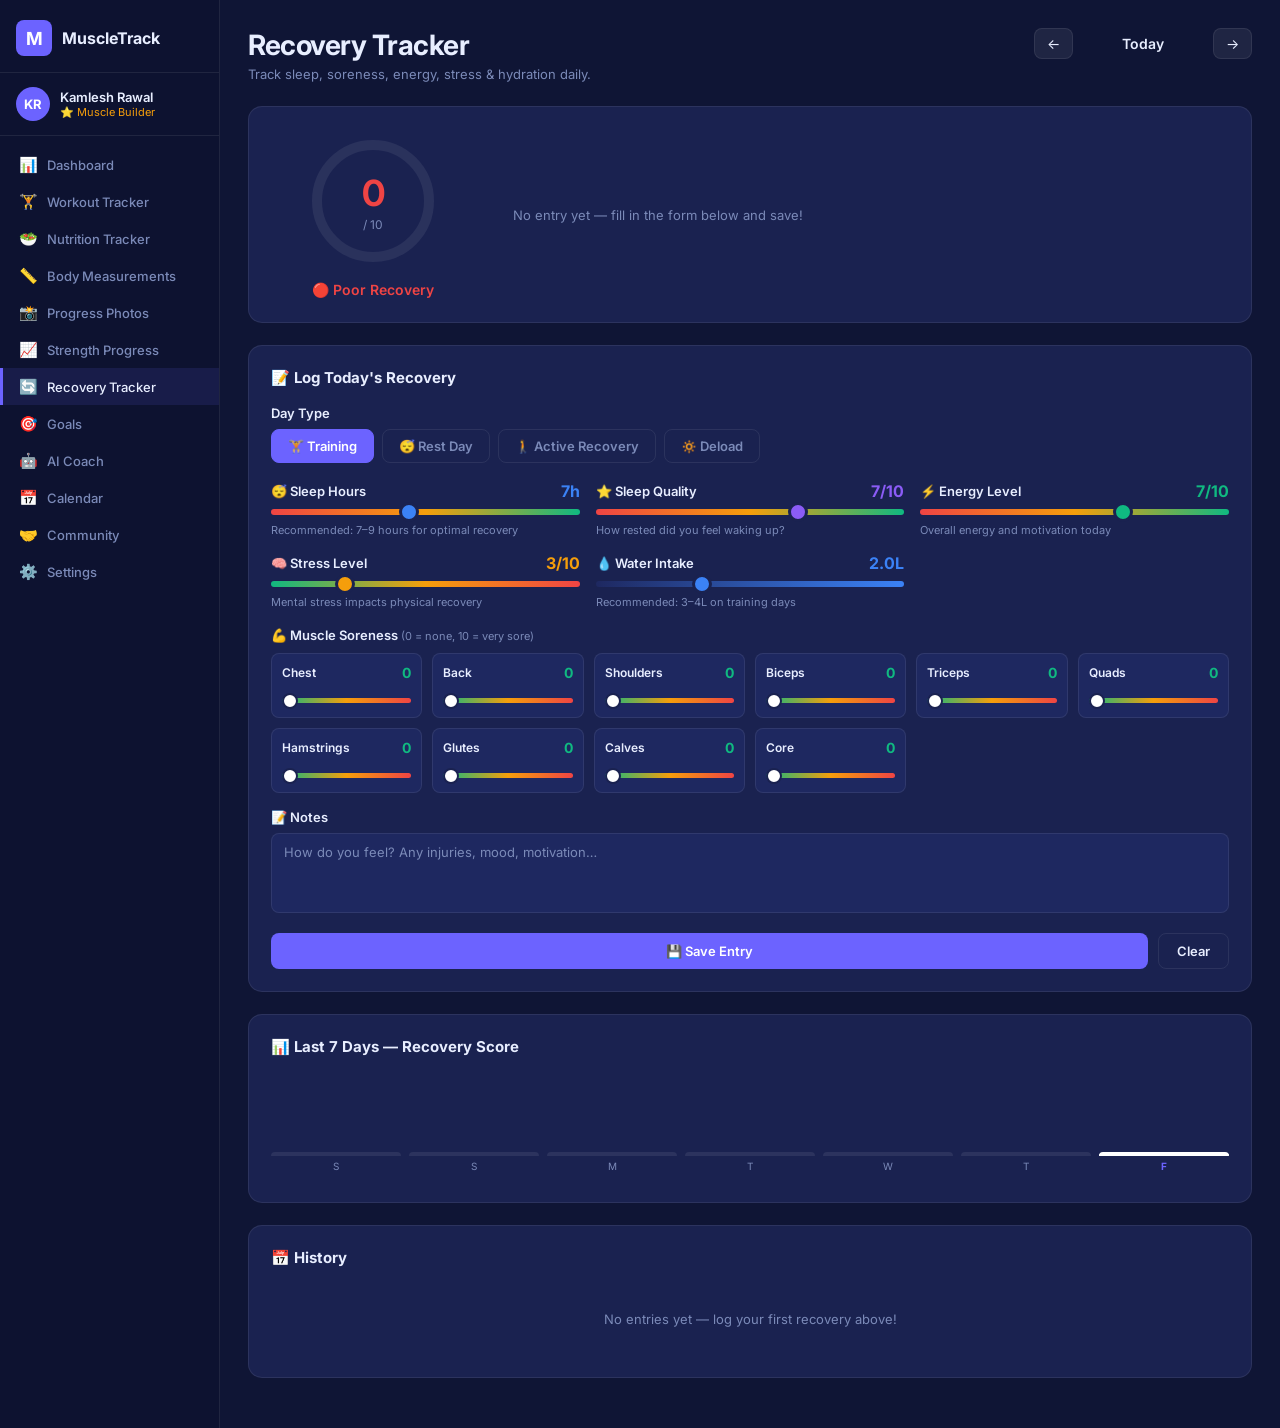
<file: recovery-tracker.html>
<!DOCTYPE html>
<html lang="en">
<head>
<meta charset="UTF-8"/>
<meta name="viewport" content="width=device-width, initial-scale=1.0"/>
<title>Recovery Tracker – MuscleTrack</title>
<link href="https://fonts.googleapis.com/css2?family=Inter:wght@400;500;600;700&display=swap" rel="stylesheet"/>
<style>
:root{
  --bg:#0f1535;--sidebar:#0d1230;--card:#1a2250;--card2:#1e2860;
  --accent:#6c63ff;--green:#10b981;--orange:#f59e0b;--red:#ef4444;--blue:#3b82f6;
  --purple:#8b5cf6;--t1:#e8eeff;--t2:#7b8ab8;--border:rgba(255,255,255,0.08);
}
*{box-sizing:border-box;margin:0;padding:0;}
body{background:var(--bg);color:var(--t1);font-family:'Inter',sans-serif;min-height:100vh;display:flex;}
.sidebar{width:220px;min-height:100vh;background:var(--sidebar);border-right:1px solid var(--border);display:flex;flex-direction:column;flex-shrink:0;}
.sb-brand{display:flex;align-items:center;gap:10px;padding:20px 16px 16px;border-bottom:1px solid var(--border);}
.sb-brand-icon{width:36px;height:36px;border-radius:8px;background:var(--accent);display:flex;align-items:center;justify-content:center;font-size:18px;color:#fff;font-weight:700;}
.sb-brand-name{font-size:16px;font-weight:700;}
.sb-user{display:flex;align-items:center;gap:10px;padding:14px 16px;border-bottom:1px solid var(--border);}
.sb-avatar{width:34px;height:34px;border-radius:50%;background:var(--accent);display:flex;align-items:center;justify-content:center;font-size:13px;font-weight:700;color:#fff;flex-shrink:0;}
.sb-uname{font-size:13px;font-weight:600;}
.sb-badge{font-size:11px;color:var(--orange);}
.sb-nav{flex:1;padding:10px 0;}
.nav-item{display:flex;align-items:center;gap:10px;padding:9px 16px;color:var(--t2);text-decoration:none;font-size:13px;font-weight:500;transition:all .2s;border-left:3px solid transparent;}
.nav-item:hover,.nav-item.active{color:var(--t1);background:rgba(108,99,255,.12);border-left-color:var(--accent);}
.nav-icon{font-size:15px;width:18px;text-align:center;}
.main{flex:1;padding:28px;overflow-x:hidden;}
.topbar{display:flex;align-items:flex-start;justify-content:space-between;margin-bottom:24px;flex-wrap:wrap;gap:12px;}
.topbar-title{font-size:28px;font-weight:700;letter-spacing:-.5px;}
.topbar-sub{color:var(--t2);font-size:13px;margin-top:4px;}
.btn{display:inline-flex;align-items:center;gap:6px;padding:9px 18px;border:none;border-radius:8px;font-size:13px;font-weight:600;cursor:pointer;transition:all .2s;font-family:'Inter',sans-serif;}
.btn-accent{background:var(--accent);color:#fff;}
.btn-accent:hover{filter:brightness(1.1);}
.btn-outline{background:transparent;border:1px solid var(--border);color:var(--t1);}
.btn-outline:hover{border-color:var(--accent);color:var(--accent);}
.date-nav{display:flex;align-items:center;gap:10px;}
.date-nav button{background:rgba(255,255,255,.07);border:1px solid var(--border);border-radius:8px;color:var(--t1);font-size:14px;padding:6px 12px;cursor:pointer;transition:all .2s;font-family:'Inter',sans-serif;}
.date-nav button:hover{border-color:var(--accent);color:var(--accent);}
.date-label{font-size:14px;font-weight:600;min-width:120px;text-align:center;}
.score-section{background:var(--card);border:1px solid var(--border);border-radius:14px;padding:24px;margin-bottom:22px;display:grid;grid-template-columns:200px 1fr;gap:24px;align-items:center;}
.score-circle{display:flex;flex-direction:column;align-items:center;justify-content:center;}
.score-ring{position:relative;width:140px;height:140px;}
.score-ring svg{transform:rotate(-90deg);}
.score-ring-bg{fill:none;stroke:rgba(255,255,255,.07);stroke-width:10;}
.score-ring-fill{fill:none;stroke-width:10;stroke-linecap:round;transition:stroke-dashoffset .8s ease;}
.score-label{position:absolute;inset:0;display:flex;flex-direction:column;align-items:center;justify-content:center;}
.score-num{font-size:36px;font-weight:700;}
.score-text{font-size:12px;color:var(--t2);margin-top:2px;}
.score-status{font-size:14px;font-weight:600;margin-top:10px;}
.score-breakdown{display:grid;grid-template-columns:repeat(auto-fill,minmax(120px,1fr));gap:10px;}
.score-item{background:var(--card2);border-radius:8px;padding:10px 12px;}
.score-item-label{font-size:11px;color:var(--t2);text-transform:uppercase;letter-spacing:.05em;margin-bottom:4px;}
.score-item-val{font-size:16px;font-weight:700;}
.log-card{background:var(--card);border:1px solid var(--border);border-radius:14px;padding:22px;margin-bottom:22px;}
.log-card h3{font-size:15px;font-weight:700;margin-bottom:18px;}
.log-grid{display:grid;grid-template-columns:repeat(auto-fill,minmax(280px,1fr));gap:16px;margin-bottom:18px;}
.field-block{display:flex;flex-direction:column;gap:8px;}
.field-label{display:flex;align-items:center;justify-content:space-between;}
.field-label span{font-size:13px;font-weight:600;}
.field-label .field-val{font-size:16px;font-weight:700;}
.field-desc{font-size:11px;color:var(--t2);}
.slider{-webkit-appearance:none;appearance:none;width:100%;height:6px;border-radius:99px;outline:none;cursor:pointer;}
.slider::-webkit-slider-thumb{-webkit-appearance:none;appearance:none;width:20px;height:20px;border-radius:50%;cursor:pointer;border:3px solid #1a2250;}
.slider.sleep{background:linear-gradient(to right,var(--red),var(--orange),var(--green));}
.slider.sleep::-webkit-slider-thumb{background:var(--blue);}
.slider.quality{background:linear-gradient(to right,var(--red),var(--orange),var(--green));}
.slider.quality::-webkit-slider-thumb{background:var(--purple);}
.slider.energy{background:linear-gradient(to right,var(--red),var(--orange),var(--green));}
.slider.energy::-webkit-slider-thumb{background:var(--green);}
.slider.stress{background:linear-gradient(to right,var(--green),var(--orange),var(--red));}
.slider.stress::-webkit-slider-thumb{background:var(--orange);}
.slider.water{background:linear-gradient(to right,var(--card2),var(--blue));}
.slider.water::-webkit-slider-thumb{background:var(--blue);}
.day-type-row{display:flex;gap:8px;flex-wrap:wrap;}
.day-type-btn{padding:8px 16px;border-radius:8px;font-size:13px;font-weight:600;cursor:pointer;border:1px solid var(--border);color:var(--t2);background:transparent;font-family:'Inter',sans-serif;transition:all .2s;}
.day-type-btn.active{color:#fff;}
.day-type-btn.training.active{background:var(--accent);border-color:var(--accent);}
.day-type-btn.rest.active{background:var(--green);border-color:var(--green);}
.day-type-btn.active-recovery.active{background:var(--blue);border-color:var(--blue);}
.day-type-btn.deload.active{background:var(--orange);border-color:var(--orange);}
.muscle-grid{display:grid;grid-template-columns:repeat(auto-fill,minmax(140px,1fr));gap:10px;margin-bottom:16px;}
.muscle-item{background:var(--card2);border:1px solid var(--border);border-radius:8px;padding:10px;}
.muscle-name{font-size:12px;font-weight:600;margin-bottom:6px;display:flex;align-items:center;justify-content:space-between;}
.muscle-score{font-size:14px;font-weight:700;}
.muscle-slider{-webkit-appearance:none;appearance:none;width:100%;height:5px;border-radius:99px;outline:none;cursor:pointer;background:linear-gradient(to right,var(--green),var(--orange),var(--red));}
.muscle-slider::-webkit-slider-thumb{-webkit-appearance:none;appearance:none;width:16px;height:16px;border-radius:50%;cursor:pointer;border:2px solid #1a2250;background:#fff;}
.notes-input{width:100%;background:var(--card2);border:1px solid var(--border);border-radius:8px;color:var(--t1);font-size:13px;padding:10px 12px;outline:none;resize:none;height:80px;font-family:'Inter',sans-serif;}
.notes-input:focus{border-color:var(--accent);}
.notes-input::placeholder{color:var(--t2);}
.history-section{background:var(--card);border:1px solid var(--border);border-radius:14px;padding:22px;margin-bottom:22px;}
.history-section h3{font-size:15px;font-weight:700;margin-bottom:16px;}
.history-list{display:flex;flex-direction:column;gap:10px;}
.history-item{background:var(--card2);border:1px solid var(--border);border-radius:10px;padding:14px;display:flex;align-items:center;gap:16px;flex-wrap:wrap;}
.hist-date{font-size:13px;font-weight:700;min-width:90px;}
.hist-score-badge{width:44px;height:44px;border-radius:50%;display:flex;align-items:center;justify-content:center;font-size:14px;font-weight:700;flex-shrink:0;}
.hist-stats{display:flex;gap:14px;flex-wrap:wrap;flex:1;}
.hist-stat{display:flex;flex-direction:column;gap:1px;}
.hist-stat-val{font-size:13px;font-weight:600;}
.hist-stat-label{font-size:10px;color:var(--t2);text-transform:uppercase;letter-spacing:.05em;}
.hist-day-badge{font-size:11px;font-weight:600;padding:2px 8px;border-radius:20px;}
.del-btn{background:none;border:none;color:var(--t2);cursor:pointer;font-size:15px;margin-left:auto;padding:4px 6px;border-radius:4px;}
.del-btn:hover{color:var(--red);}
.weekly-section{background:var(--card);border:1px solid var(--border);border-radius:14px;padding:22px;margin-bottom:22px;}
.weekly-section h3{font-size:15px;font-weight:700;margin-bottom:16px;}
.week-bars{display:flex;align-items:flex-end;gap:8px;height:100px;margin-bottom:8px;}
.week-bar-wrap{flex:1;display:flex;flex-direction:column;align-items:center;gap:4px;}
.week-bar{width:100%;border-radius:6px 6px 0 0;min-height:4px;transition:height .4s;}
.week-bar-label{font-size:10px;color:var(--t2);}
.week-bar-val{font-size:10px;color:var(--t2);}
.save-toast{position:fixed;bottom:24px;right:24px;background:var(--green);color:#fff;font-size:13px;font-weight:600;padding:10px 20px;border-radius:10px;display:none;z-index:999;}
@media(max-width:700px){.sidebar{display:none;}.main{padding:16px;}.score-section{grid-template-columns:1fr;}.log-grid{grid-template-columns:1fr;}.muscle-grid{grid-template-columns:repeat(2,1fr);}}
</style>
</head>
<body>
<aside class="sidebar">
  <div class="sb-brand"><div class="sb-brand-icon">M</div><div class="sb-brand-name">MuscleTrack</div></div>
  <div class="sb-user">
    <div class="sb-avatar" id="sb-av">KR</div>
    <div><div class="sb-uname" id="sb-name">Kamlesh Rawal</div><div class="sb-badge">⭐ Muscle Builder</div></div>
  </div>
  <nav class="sb-nav">
    <a class="nav-item" href="muscle-dashboard.html"><span class="nav-icon">📊</span> Dashboard</a>
    <a class="nav-item" href="workout-tracker.html"><span class="nav-icon">🏋️</span> Workout Tracker</a>
    <a class="nav-item" href="nutrition-tracker.html"><span class="nav-icon">🥗</span> Nutrition Tracker</a>
    <a class="nav-item" href="body-measurements.html"><span class="nav-icon">📏</span> Body Measurements</a>
    <a class="nav-item" href="progress-photos.html"><span class="nav-icon">📸</span> Progress Photos</a>
    <a class="nav-item" href="strength-progress.html"><span class="nav-icon">📈</span> Strength Progress</a>
    <a class="nav-item active" href="recovery-tracker.html"><span class="nav-icon">🔄</span> Recovery Tracker</a>
    <a class="nav-item" href="goals.html"><span class="nav-icon">🎯</span> Goals</a>
    <a class="nav-item" href="#"><span class="nav-icon">🤖</span> AI Coach</a>
    <a class="nav-item" href="calendar.html"><span class="nav-icon">📅</span> Calendar</a>
    <a class="nav-item" href="#"><span class="nav-icon">🤝</span> Community</a>
    <a class="nav-item" href="settings.html"><span class="nav-icon">⚙️</span> Settings</a>
  </nav>
</aside>

<main class="main">
  <div class="topbar">
    <div>
      <div class="topbar-title">Recovery Tracker</div>
      <div class="topbar-sub">Track sleep, soreness, energy, stress & hydration daily.</div>
    </div>
    <div class="date-nav">
      <button id="btn-prev-day">&#8592;</button>
      <div class="date-label" id="date-label"></div>
      <button id="btn-next-day">&#8594;</button>
    </div>
  </div>

  <div class="score-section" id="score-section"></div>

  <div class="log-card">
    <h3>📝 Log Today's Recovery</h3>
    <div style="margin-bottom:18px;">
      <div style="font-size:13px;font-weight:600;margin-bottom:8px;">Day Type</div>
      <div class="day-type-row" id="day-type-row">
        <button class="day-type-btn training active" data-type="training">🏋️ Training</button>
        <button class="day-type-btn rest" data-type="rest">😴 Rest Day</button>
        <button class="day-type-btn active-recovery" data-type="active-recovery">🚶 Active Recovery</button>
        <button class="day-type-btn deload" data-type="deload">🔅 Deload</button>
      </div>
    </div>
    <div class="log-grid">
      <div class="field-block">
        <div class="field-label"><span>😴 Sleep Hours</span><div class="field-val" id="sleep-val" style="color:var(--blue);">7h</div></div>
        <input class="slider sleep" type="range" id="sl-sleep" min="3" max="12" step="0.5" value="7"/>
        <div class="field-desc">Recommended: 7–9 hours for optimal recovery</div>
      </div>
      <div class="field-block">
        <div class="field-label"><span>⭐ Sleep Quality</span><div class="field-val" id="quality-val" style="color:var(--purple);">7/10</div></div>
        <input class="slider quality" type="range" id="sl-quality" min="1" max="10" step="1" value="7"/>
        <div class="field-desc">How rested did you feel waking up?</div>
      </div>
      <div class="field-block">
        <div class="field-label"><span>⚡ Energy Level</span><div class="field-val" id="energy-val" style="color:var(--green);">7/10</div></div>
        <input class="slider energy" type="range" id="sl-energy" min="1" max="10" step="1" value="7"/>
        <div class="field-desc">Overall energy and motivation today</div>
      </div>
      <div class="field-block">
        <div class="field-label"><span>🧠 Stress Level</span><div class="field-val" id="stress-val" style="color:var(--orange);">3/10</div></div>
        <input class="slider stress" type="range" id="sl-stress" min="1" max="10" step="1" value="3"/>
        <div class="field-desc">Mental stress impacts physical recovery</div>
      </div>
      <div class="field-block">
        <div class="field-label"><span>💧 Water Intake</span><div class="field-val" id="water-val" style="color:var(--blue);">2.0L</div></div>
        <input class="slider water" type="range" id="sl-water" min="0" max="6" step="0.5" value="2"/>
        <div class="field-desc">Recommended: 3–4L on training days</div>
      </div>
    </div>
    <div style="margin-bottom:16px;">
      <div style="font-size:13px;font-weight:600;margin-bottom:10px;">💪 Muscle Soreness <span style="font-size:11px;color:var(--t2);font-weight:400;">(0 = none, 10 = very sore)</span></div>
      <div class="muscle-grid" id="muscle-grid"></div>
    </div>
    <div style="margin-bottom:16px;">
      <div style="font-size:13px;font-weight:600;margin-bottom:8px;">📝 Notes</div>
      <textarea class="notes-input" id="rec-notes" placeholder="How do you feel? Any injuries, mood, motivation…"></textarea>
    </div>
    <div style="display:flex;gap:10px;">
      <button class="btn btn-accent" id="btn-save" style="flex:1;justify-content:center;">💾 Save Entry</button>
      <button class="btn btn-outline" id="btn-clear">Clear</button>
    </div>
  </div>

  <div class="weekly-section">
    <h3>📊 Last 7 Days — Recovery Score</h3>
    <div class="week-bars" id="week-bars"></div>
  </div>

  <div class="history-section">
    <h3>📅 History</h3>
    <div class="history-list" id="history-list"></div>
  </div>
</main>

<div class="save-toast" id="save-toast">✅ Recovery logged!</div>

<script>
const RKEY='mt_recovery_v1';
const MUSCLES=['Chest','Back','Shoulders','Biceps','Triceps','Quads','Hamstrings','Glutes','Calves','Core'];
let currentDate=todayISO();
let dayType='training';
let soreness={};

function todayISO(){return new Date().toISOString().slice(0,10);}
function offsetDate(base,n){const d=new Date(base+'T12:00:00');d.setDate(d.getDate()+n);return d.toISOString().slice(0,10);}
function fmtDate(d){
  const today=todayISO();
  if(d===today) return 'Today';
  if(d===offsetDate(today,-1)) return 'Yesterday';
  return new Date(d+'T12:00:00').toLocaleDateString('en-US',{month:'short',day:'numeric',year:'numeric'});
}
function getAll(){try{return JSON.parse(localStorage.getItem(RKEY)||'{}');}catch(e){return{};}}
function setAll(d){localStorage.setItem(RKEY,JSON.stringify(d));}
function getEntry(date){return getAll()[date]||null;}

function calcScore(entry){
  if(!entry) return 0;
  const sleepScore=Math.min(10,Math.max(0,((entry.sleep-3)/9)*10));
  const qualityScore=entry.quality;
  const energyScore=entry.energy;
  const stressScore=10-entry.stress;
  const waterScore=Math.min(10,(entry.water/4)*10);
  const avgSoreness=Object.values(entry.soreness||{}).length?Object.values(entry.soreness).reduce((a,b)=>a+b,0)/Object.values(entry.soreness).length:5;
  const sorenessScore=10-avgSoreness;
  return Math.min(10,Math.max(0,Math.round(sleepScore*0.25+qualityScore*0.2+energyScore*0.2+stressScore*0.15+waterScore*0.1+sorenessScore*0.1)));
}
function scoreColor(s){return s>=8?'var(--green)':s>=6?'var(--orange)':'var(--red)';}
function scoreLabel(s){return s>=8?'🟢 Fully Recovered':s>=6?'🟡 Moderate':s>=4?'🟠 Needs Rest':'🔴 Poor Recovery';}
function dayTypeColor(t){return t==='rest'?'var(--green)':t==='active-recovery'?'var(--blue)':t==='deload'?'var(--orange)':'var(--accent)';}

window.addEventListener('DOMContentLoaded',()=>{
  try{const u=JSON.parse(localStorage.getItem('muscletrack_user')||'{}');if(u.name){document.getElementById('sb-name').textContent=u.name;document.getElementById('sb-av').textContent=u.name.split(' ').map(w=>w[0]).join('').slice(0,2).toUpperCase();}}catch(e){}
  buildMuscleGrid();
  wireSliders();
  wireDayType();
  document.getElementById('btn-prev-day').addEventListener('click',()=>{currentDate=offsetDate(currentDate,-1);loadEntry();renderScore();renderWeekChart();renderHistory();updateDateLabel();});
  document.getElementById('btn-next-day').addEventListener('click',()=>{currentDate=offsetDate(currentDate,1);loadEntry();renderScore();renderWeekChart();renderHistory();updateDateLabel();});
  document.getElementById('btn-save').addEventListener('click',saveEntry);
  document.getElementById('btn-clear').addEventListener('click',clearForm);
  updateDateLabel();loadEntry();renderScore();renderWeekChart();renderHistory();
});

function updateDateLabel(){document.getElementById('date-label').textContent=fmtDate(currentDate);}

function buildMuscleGrid(){
  document.getElementById('muscle-grid').innerHTML=MUSCLES.map(m=>`
    <div class="muscle-item">
      <div class="muscle-name"><span>${m}</span><span class="muscle-score" id="ms-val-${m}" style="color:var(--green);">0</span></div>
      <input class="muscle-slider" type="range" id="ms-${m}" min="0" max="10" step="1" value="0"/>
    </div>`).join('');
  MUSCLES.forEach(m=>{
    document.getElementById('ms-'+m).addEventListener('input',function(){
      const v=parseInt(this.value);soreness[m]=v;
      const el=document.getElementById('ms-val-'+m);
      el.textContent=v;el.style.color=v===0?'var(--green)':v<=3?'var(--green)':v<=6?'var(--orange)':'var(--red)';
    });
  });
}

function wireSliders(){
  [
    {id:'sl-sleep',valId:'sleep-val',fmt:v=>v+'h'},
    {id:'sl-quality',valId:'quality-val',fmt:v=>v+'/10'},
    {id:'sl-energy',valId:'energy-val',fmt:v=>v+'/10'},
    {id:'sl-stress',valId:'stress-val',fmt:v=>v+'/10'},
    {id:'sl-water',valId:'water-val',fmt:v=>v+'L'},
  ].forEach(s=>{
    document.getElementById(s.id).addEventListener('input',function(){document.getElementById(s.valId).textContent=s.fmt(this.value);});
  });
}

function wireDayType(){
  document.getElementById('day-type-row').addEventListener('click',e=>{
    const btn=e.target.closest('.day-type-btn');if(!btn)return;
    dayType=btn.dataset.type;
    document.querySelectorAll('.day-type-btn').forEach(b=>b.classList.remove('active'));
    btn.classList.add('active');
  });
}

function saveEntry(){
  const entry={date:currentDate,dayType,
    sleep:parseFloat(document.getElementById('sl-sleep').value),
    quality:parseInt(document.getElementById('sl-quality').value),
    energy:parseInt(document.getElementById('sl-energy').value),
    stress:parseInt(document.getElementById('sl-stress').value),
    water:parseFloat(document.getElementById('sl-water').value),
    soreness:{...soreness},
    notes:document.getElementById('rec-notes').value.trim(),
  };
  entry.score=calcScore(entry);
  const all=getAll();all[currentDate]=entry;setAll(all);
  renderScore();renderWeekChart();renderHistory();
  const t=document.getElementById('save-toast');
  t.style.display='block';setTimeout(()=>t.style.display='none',2000);
}

function loadEntry(){
  const entry=getEntry(currentDate);
  if(!entry){clearForm();return;}
  dayType=entry.dayType||'training';
  document.querySelectorAll('.day-type-btn').forEach(b=>{b.classList.remove('active');if(b.dataset.type===dayType)b.classList.add('active');});
  document.getElementById('sl-sleep').value=entry.sleep||7;document.getElementById('sleep-val').textContent=(entry.sleep||7)+'h';
  document.getElementById('sl-quality').value=entry.quality||7;document.getElementById('quality-val').textContent=(entry.quality||7)+'/10';
  document.getElementById('sl-energy').value=entry.energy||7;document.getElementById('energy-val').textContent=(entry.energy||7)+'/10';
  document.getElementById('sl-stress').value=entry.stress||3;document.getElementById('stress-val').textContent=(entry.stress||3)+'/10';
  document.getElementById('sl-water').value=entry.water||2;document.getElementById('water-val').textContent=(entry.water||2)+'L';
  soreness=entry.soreness||{};
  MUSCLES.forEach(m=>{
    const v=soreness[m]||0;
    const sl=document.getElementById('ms-'+m);if(sl)sl.value=v;
    const el=document.getElementById('ms-val-'+m);if(el){el.textContent=v;el.style.color=v===0?'var(--green)':v<=3?'var(--green)':v<=6?'var(--orange)':'var(--red)';}
  });
  document.getElementById('rec-notes').value=entry.notes||'';
}

function clearForm(){
  dayType='training';
  document.querySelectorAll('.day-type-btn').forEach(b=>{b.classList.remove('active');if(b.dataset.type==='training')b.classList.add('active');});
  document.getElementById('sl-sleep').value=7;document.getElementById('sleep-val').textContent='7h';
  document.getElementById('sl-quality').value=7;document.getElementById('quality-val').textContent='7/10';
  document.getElementById('sl-energy').value=7;document.getElementById('energy-val').textContent='7/10';
  document.getElementById('sl-stress').value=3;document.getElementById('stress-val').textContent='3/10';
  document.getElementById('sl-water').value=2;document.getElementById('water-val').textContent='2.0L';
  soreness={};
  MUSCLES.forEach(m=>{
    const sl=document.getElementById('ms-'+m);if(sl)sl.value=0;
    const el=document.getElementById('ms-val-'+m);if(el){el.textContent='0';el.style.color='var(--green)';}
  });
  document.getElementById('rec-notes').value='';
}

function renderScore(){
  const entry=getEntry(currentDate);
  const score=calcScore(entry);
  const color=scoreColor(score);
  const r=56,circ=2*Math.PI*r;
  const offset=circ*(1-score/10);
  document.getElementById('score-section').innerHTML=`
    <div class="score-circle">
      <div class="score-ring">
        <svg width="140" height="140" viewBox="0 0 140 140">
          <circle class="score-ring-bg" cx="70" cy="70" r="${r}"/>
          <circle class="score-ring-fill" cx="70" cy="70" r="${r}" stroke="${color}" stroke-dasharray="${circ}" stroke-dashoffset="${offset}"/>
        </svg>
        <div class="score-label">
          <div class="score-num" style="color:${color}">${score}</div>
          <div class="score-text">/ 10</div>
        </div>
      </div>
      <div class="score-status" style="color:${color}">${scoreLabel(score)}</div>
    </div>
    <div class="score-breakdown">
      ${entry?`
        <div class="score-item"><div class="score-item-label">😴 Sleep</div><div class="score-item-val" style="color:var(--blue)">${entry.sleep}h</div></div>
        <div class="score-item"><div class="score-item-label">⭐ Quality</div><div class="score-item-val" style="color:var(--purple)">${entry.quality}/10</div></div>
        <div class="score-item"><div class="score-item-label">⚡ Energy</div><div class="score-item-val" style="color:var(--green)">${entry.energy}/10</div></div>
        <div class="score-item"><div class="score-item-label">🧠 Stress</div><div class="score-item-val" style="color:var(--orange)">${entry.stress}/10</div></div>
        <div class="score-item"><div class="score-item-label">💧 Water</div><div class="score-item-val" style="color:var(--blue)">${entry.water}L</div></div>
        <div class="score-item"><div class="score-item-label">🏷️ Day Type</div><div class="score-item-val" style="color:${dayTypeColor(entry.dayType)};font-size:12px;">${entry.dayType||'Training'}</div></div>
      `:'<div style="color:var(--t2);font-size:13px;grid-column:1/-1;padding:16px;">No entry yet — fill in the form below and save!</div>'}
    </div>`;
}

function renderWeekChart(){
  const today=todayISO();
  const days=[];for(let i=6;i>=0;i--) days.push(offsetDate(today,-i));
  const scores=days.map(d=>calcScore(getEntry(d)));
  const dayNames=['S','M','T','W','T','F','S'];
  document.getElementById('week-bars').innerHTML=days.map((d,i)=>{
    const s=scores[i];
    const h=s?Math.max(6,Math.round((s/10)*90)):4;
    const isToday=d===currentDate;
    const color=s>=8?'var(--green)':s>=6?'var(--orange)':s>0?'var(--red)':'rgba(255,255,255,.08)';
    const dn=dayNames[new Date(d+'T12:00:00').getDay()];
    return `<div class="week-bar-wrap">
      <div class="week-bar-val">${s||''}</div>
      <div class="week-bar" style="height:${h}px;background:${color};${isToday?'border:2px solid #fff;':''}"></div>
      <div class="week-bar-label" style="${isToday?'color:var(--accent);font-weight:700;':''}">${dn}</div>
    </div>`;
  }).join('');
}

function renderHistory(){
  const entries=Object.values(getAll()).sort((a,b)=>b.date.localeCompare(a.date)).slice(0,14);
  const list=document.getElementById('history-list');
  if(!entries.length){list.innerHTML='<div style="text-align:center;padding:28px;color:var(--t2);font-size:13px;">No entries yet — log your first recovery above!</div>';return;}
  list.innerHTML=entries.map(e=>{
    const s=e.score||calcScore(e);
    const color=scoreColor(s);
    const dtColor=dayTypeColor(e.dayType);
    const topSore=Object.entries(e.soreness||{}).filter(([,v])=>v>0).sort((a,b)=>b[1]-a[1]).slice(0,3).map(([k,v])=>`${k}(${v})`).join(', ');
    return `<div class="history-item">
      <div class="hist-score-badge" style="background:${color}22;color:${color};">${s}</div>
      <div><div class="hist-date">${fmtDate(e.date)}</div><span class="hist-day-badge" style="background:${dtColor}22;color:${dtColor};">${e.dayType||'training'}</span></div>
      <div class="hist-stats">
        <div class="hist-stat"><div class="hist-stat-val" style="color:var(--blue)">${e.sleep}h</div><div class="hist-stat-label">Sleep</div></div>
        <div class="hist-stat"><div class="hist-stat-val" style="color:var(--green)">${e.energy}/10</div><div class="hist-stat-label">Energy</div></div>
        <div class="hist-stat"><div class="hist-stat-val" style="color:var(--orange)">${e.stress}/10</div><div class="hist-stat-label">Stress</div></div>
        <div class="hist-stat"><div class="hist-stat-val" style="color:var(--blue)">${e.water}L</div><div class="hist-stat-label">Water</div></div>
        ${topSore?`<div class="hist-stat"><div class="hist-stat-val" style="color:var(--red);font-size:11px;">${topSore}</div><div class="hist-stat-label">Sore</div></div>`:''}
      </div>
      <button class="del-btn" data-date="${e.date}">🗑</button>
    </div>`;
  }).join('');
  list.querySelectorAll('.del-btn').forEach(btn=>{
    btn.addEventListener('click',()=>{
      if(!confirm('Delete this entry?'))return;
      const all=getAll();delete all[btn.dataset.date];setAll(all);
      renderScore();renderWeekChart();renderHistory();
    });
  });
}
</script>
</body>
</html>
</file>
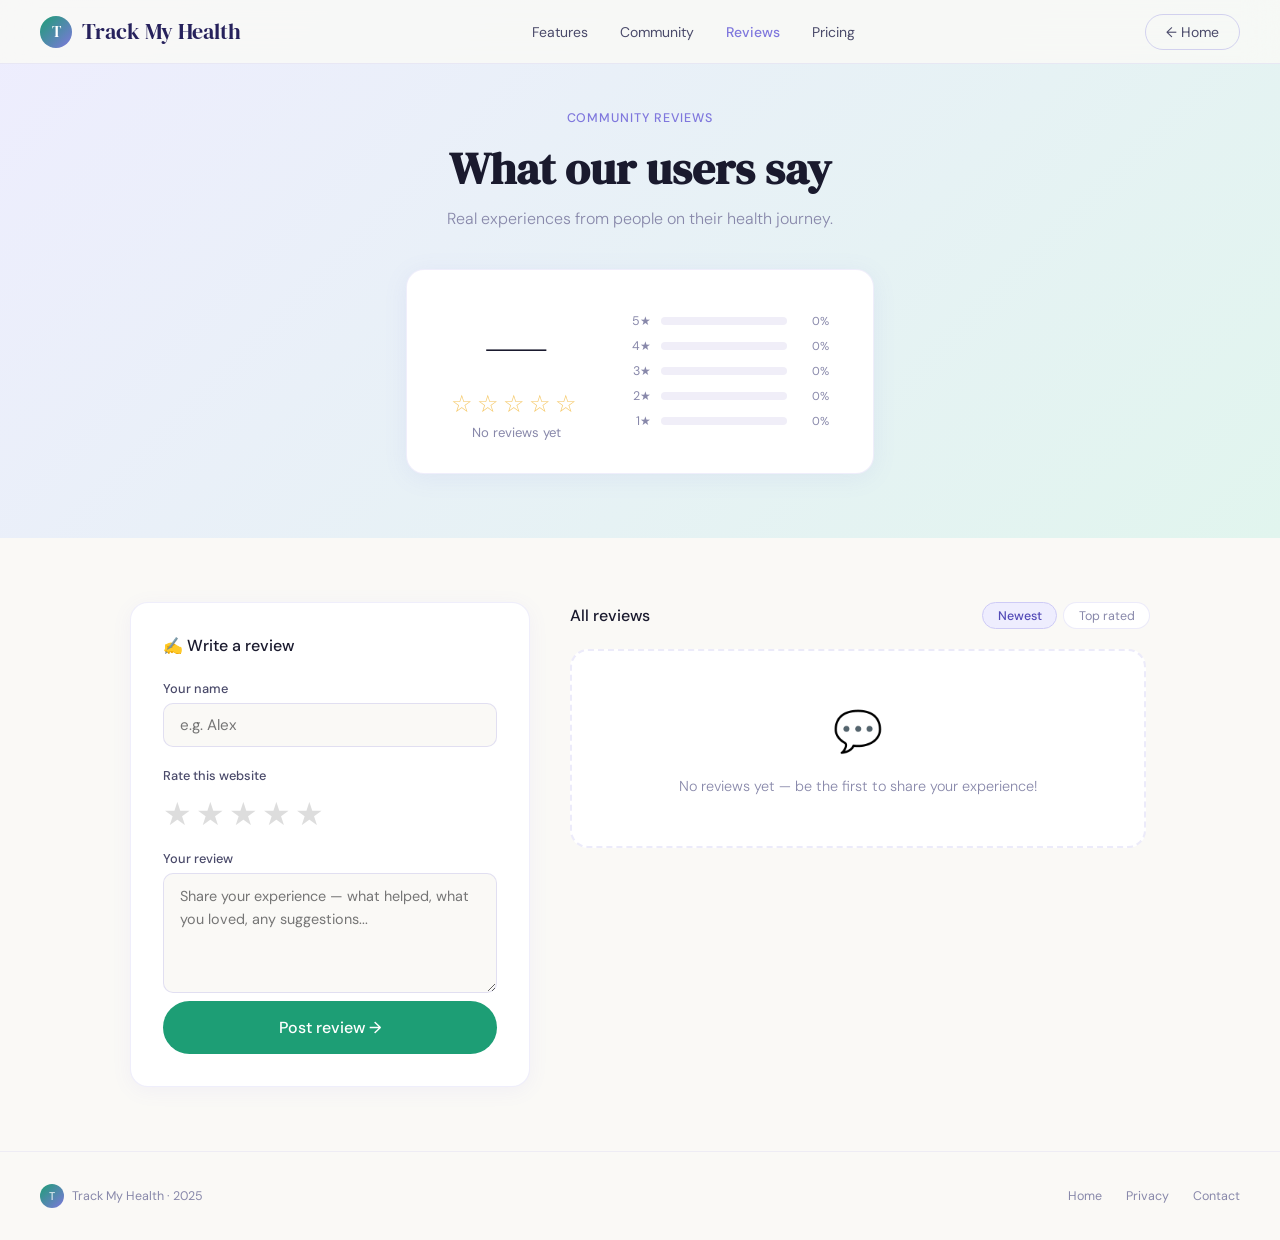
<file: reviews.html>
<!DOCTYPE html>
<html lang="en">
<head>
<meta charset="UTF-8">
<meta name="viewport" content="width=device-width, initial-scale=1.0">
<title>Reviews · Track My Health</title>
<link href="https://fonts.googleapis.com/css2?family=DM+Serif+Display:ital@0;1&family=DM+Sans:ital,opsz,wght@0,9..40,300;0,9..40,400;0,9..40,500;1,9..40,300&display=swap" rel="stylesheet">
<link rel="stylesheet" href="style.css">
<style>
.rv-hero {
  padding: 110px 2.5rem 4rem;
  text-align: center;
  background: linear-gradient(135deg, var(--purple-50) 0%, var(--green-50) 100%);
}
.rv-overall {
  display: inline-flex;
  align-items: center;
  gap: 3rem;
  background: #fff;
  border-radius: var(--radius);
  border: 1px solid rgba(127,119,221,0.12);
  padding: 2rem 2.75rem;
  box-shadow: 0 4px 24px rgba(127,119,221,0.09);
  flex-wrap: wrap;
  justify-content: center;
  margin-top: 0.5rem;
}
.rv-big-score {
  font-family: 'DM Serif Display', serif;
  font-size: 5rem;
  line-height: 1;
  color: var(--text-dark);
}
.rv-stars-display { color: #F5C96A; font-size: 1.5rem; letter-spacing: 4px; margin-top: 6px; }
.rv-total-label { font-size: 0.82rem; color: var(--text-soft); margin-top: 5px; }
.rv-bars { display: flex; flex-direction: column; gap: 9px; min-width: 200px; }
.rv-bar-row { display: flex; align-items: center; gap: 10px; }
.rv-bar-label { font-size: 0.78rem; color: var(--text-soft); width: 22px; text-align: right; flex-shrink: 0; }
.rv-bar-wrap { flex: 1; height: 8px; background: #f0eef8; border-radius: 4px; overflow: hidden; }
.rv-bar-fill { height: 8px; border-radius: 4px; background: #F5C96A; transition: width 0.7s ease; width: 0%; }
.rv-bar-pct { font-size: 0.72rem; color: var(--text-soft); width: 32px; text-align: right; flex-shrink: 0; }

.rv-main {
  max-width: 1100px;
  margin: 0 auto;
  padding: 4rem 2.5rem;
  display: grid;
  grid-template-columns: 400px 1fr;
  gap: 2.5rem;
  align-items: start;
}
.rv-feed-header {
  display: flex;
  align-items: center;
  justify-content: space-between;
  margin-bottom: 1.25rem;
}
.rv-feed-title { font-size: 1rem; font-weight: 500; color: var(--text-dark); }
.rv-sort-btns { display: flex; gap: 6px; }
.rv-sort-btn {
  font-size: 0.78rem;
  color: var(--text-soft);
  background: #fff;
  border: 1px solid rgba(127,119,221,0.15);
  border-radius: 50px;
  padding: 0.3rem 0.9rem;
  cursor: pointer;
  font-family: 'DM Sans', sans-serif;
  transition: all 0.15s;
}
.rv-sort-btn.active { background: var(--purple-50); color: var(--purple-600); border-color: var(--purple-100); font-weight: 500; }
.rv-sort-btn:hover:not(.active) { border-color: var(--purple-100); color: var(--text-dark); }

@media (max-width: 768px) {
  .rv-hero { padding: 100px 1.25rem 3rem; }
  .rv-main { grid-template-columns: 1fr; padding: 3rem 1.25rem; }
  .rv-overall { gap: 1.75rem; padding: 1.5rem 1.75rem; }
  .rv-big-score { font-size: 4rem; }
}
</style>
</head>
<body>

<!-- NAV -->
<nav>
  <a href="index.html" class="nav-logo">
    <div class="nav-logo-dot">T</div>
    Track My Health
  </a>
  <ul class="nav-links">
    <li><a href="index.html#features">Features</a></li>
    <li><a href="index.html#community">Community</a></li>
    <li><a href="reviews.html" style="color:var(--purple-400);font-weight:500;">Reviews</a></li>
    <li><a href="#">Pricing</a></li>
  </ul>
  <a href="index.html" style="text-decoration:none;">
    <button class="btn-ghost" style="font-size:0.875rem;padding:0.5rem 1.25rem;">← Home</button>
  </a>
</nav>

<!-- HERO -->
<section class="rv-hero">
  <div class="section-eyebrow">Community Reviews</div>
  <h1 class="section-title">What our users say</h1>
  <p class="section-sub" style="margin-bottom:2rem;">Real experiences from people on their health journey.</p>

  <div class="rv-overall">
    <div style="text-align:center;">
      <div class="rv-big-score" id="rv-avg">—</div>
      <div class="rv-stars-display" id="rv-stars-row">☆☆☆☆☆</div>
      <div class="rv-total-label" id="rv-total-label">No reviews yet</div>
    </div>
    <div class="rv-bars">
      <div class="rv-bar-row"><span class="rv-bar-label">5★</span><div class="rv-bar-wrap"><div class="rv-bar-fill" id="bar5"></div></div><span class="rv-bar-pct" id="pct5">0%</span></div>
      <div class="rv-bar-row"><span class="rv-bar-label">4★</span><div class="rv-bar-wrap"><div class="rv-bar-fill" id="bar4"></div></div><span class="rv-bar-pct" id="pct4">0%</span></div>
      <div class="rv-bar-row"><span class="rv-bar-label">3★</span><div class="rv-bar-wrap"><div class="rv-bar-fill" id="bar3"></div></div><span class="rv-bar-pct" id="pct3">0%</span></div>
      <div class="rv-bar-row"><span class="rv-bar-label">2★</span><div class="rv-bar-wrap"><div class="rv-bar-fill" id="bar2"></div></div><span class="rv-bar-pct" id="pct2">0%</span></div>
      <div class="rv-bar-row"><span class="rv-bar-label">1★</span><div class="rv-bar-wrap"><div class="rv-bar-fill" id="bar1"></div></div><span class="rv-bar-pct" id="pct1">0%</span></div>
    </div>
  </div>
</section>

<!-- MAIN CONTENT -->
<div class="rv-main">

  <!-- Write a Review -->
  <div>
    <div class="review-form-card">
      <div class="review-form-heading">✍️ Write a review</div>
      <form id="review-form" autocomplete="off">
        <div class="form-group">
          <label>Your name</label>
          <input type="text" id="review-name" placeholder="e.g. Alex" maxlength="40" required/>
        </div>
        <div class="form-group" style="margin-top:1.25rem;">
          <label>Rate this website</label>
          <div class="star-picker" id="star-picker" style="margin-top:8px;">
            <span class="star" data-val="1">★</span>
            <span class="star" data-val="2">★</span>
            <span class="star" data-val="3">★</span>
            <span class="star" data-val="4">★</span>
            <span class="star" data-val="5">★</span>
          </div>
          <input type="hidden" id="review-rating" value="0"/>
        </div>
        <div class="form-group" style="margin-top:1.25rem;">
          <label>Your review</label>
          <textarea id="review-text" placeholder="Share your experience — what helped, what you loved, any suggestions..." maxlength="500" required style="min-height:120px;"></textarea>
        </div>
        <p class="review-error" id="review-error">Please select a star rating before posting.</p>
        <button type="submit" class="btn-primary" style="width:100%;justify-content:center;font-size:1rem;padding:1rem;margin-top:0.5rem;">
          Post review →
        </button>
      </form>
      <div class="review-success" id="review-success">
        ✅ Thank you! Your review has been posted.
      </div>
    </div>
  </div>

  <!-- Reviews Feed -->
  <div>
    <div class="rv-feed-header">
      <div class="rv-feed-title" id="rv-feed-count">All reviews</div>
      <div class="rv-sort-btns">
        <button class="rv-sort-btn active" id="sort-new" onclick="setSort('new')">Newest</button>
        <button class="rv-sort-btn" id="sort-top" onclick="setSort('top')">Top rated</button>
      </div>
    </div>
    <div id="user-reviews-grid" class="user-reviews-grid" style="max-height:none;overflow:visible;">
      <!-- populated by JS -->
    </div>
  </div>

</div>

<!-- FOOTER -->
<footer>
  <div style="display:flex;align-items:center;gap:8px;">
    <div class="nav-logo-dot" style="width:24px;height:24px;font-size:11px;">T</div>
    <span>Track My Health · 2025</span>
  </div>
  <div style="display:flex;gap:1.5rem;">
    <a href="index.html" style="color:var(--text-soft);text-decoration:none;">Home</a>
    <a href="#" style="color:var(--text-soft);text-decoration:none;">Privacy</a>
    <a href="#" style="color:var(--text-soft);text-decoration:none;">Contact</a>
  </div>
</footer>

<script>
const REVIEWS_KEY = 'tmh_reviews';
let sortMode = 'new';

function getReviews() {
  return JSON.parse(localStorage.getItem(REVIEWS_KEY) || '[]');
}

function updateSummary() {
  const reviews = getReviews();
  const total = reviews.length;

  if (total === 0) {
    document.getElementById('rv-avg').textContent = '—';
    document.getElementById('rv-stars-row').textContent = '☆☆☆☆☆';
    document.getElementById('rv-total-label').textContent = 'No reviews yet';
    document.getElementById('rv-feed-count').textContent = 'All reviews';
    [1,2,3,4,5].forEach(n => {
      document.getElementById('bar'+n).style.width = '0%';
      document.getElementById('pct'+n).textContent = '0%';
    });
    return;
  }

  const avg = reviews.reduce((s, r) => s + r.rating, 0) / total;
  document.getElementById('rv-avg').textContent = avg.toFixed(1);
  document.getElementById('rv-stars-row').textContent = starsFromAvg(avg);
  document.getElementById('rv-total-label').textContent = total + ' review' + (total !== 1 ? 's' : '');
  document.getElementById('rv-feed-count').textContent = total + ' review' + (total !== 1 ? 's' : '');

  [1,2,3,4,5].forEach(n => {
    const count = reviews.filter(r => r.rating === n).length;
    const pct = Math.round((count / total) * 100);
    document.getElementById('bar'+n).style.width = pct + '%';
    document.getElementById('pct'+n).textContent = pct + '%';
  });
}

function starsFromAvg(avg) {
  let s = '';
  for (let i = 1; i <= 5; i++) {
    s += avg >= i - 0.25 ? '★' : (avg >= i - 0.75 ? '✦' : '☆');
  }
  return s;
}

function renderReviews() {
  const grid = document.getElementById('user-reviews-grid');
  let reviews = getReviews();

  if (reviews.length === 0) {
    grid.innerHTML = '<div class="no-reviews-msg"><div class="no-reviews-icon">💬</div>No reviews yet — be the first to share your experience!</div>';
    return;
  }

  if (sortMode === 'new') {
    reviews = reviews.slice().reverse();
  } else {
    reviews = reviews.slice().sort((a, b) => b.rating - a.rating || new Date(b.date) - new Date(a.date));
  }

  grid.innerHTML = reviews.map(r => {
    const filled = '★'.repeat(r.rating) + '☆'.repeat(5 - r.rating);
    const initials = r.name.trim().split(/\s+/).map(n => n[0]).join('').slice(0, 2).toUpperCase() || '?';
    return `<div class="user-review-card">
      <div class="user-review-stars">${filled}</div>
      <p class="user-review-text">"${r.text}"</p>
      <div class="user-review-author">
        <div class="user-review-avatar">${initials}</div>
        <div>
          <div class="user-review-name">${r.name}</div>
          <div class="user-review-date">${r.date}</div>
        </div>
      </div>
    </div>`;
  }).join('');
}

function setSort(mode) {
  sortMode = mode;
  document.getElementById('sort-new').classList.toggle('active', mode === 'new');
  document.getElementById('sort-top').classList.toggle('active', mode === 'top');
  renderReviews();
}

// Star picker
let currentRating = 0;
const starPickerEl = document.getElementById('star-picker');
const reviewRatingInput = document.getElementById('review-rating');
const starEls = starPickerEl.querySelectorAll('.star');

starEls.forEach(star => {
  star.addEventListener('mouseover', () => {
    const val = parseInt(star.dataset.val);
    starEls.forEach(s => s.classList.toggle('hovered', parseInt(s.dataset.val) <= val));
  });
  star.addEventListener('mouseout', () => {
    starEls.forEach(s => s.classList.remove('hovered'));
  });
  star.addEventListener('click', () => {
    currentRating = parseInt(star.dataset.val);
    reviewRatingInput.value = currentRating;
    starEls.forEach(s => s.classList.toggle('active', parseInt(s.dataset.val) <= currentRating));
  });
});

// Form submit
document.getElementById('review-form').addEventListener('submit', function(e) {
  e.preventDefault();
  const name   = document.getElementById('review-name').value.trim();
  const text   = document.getElementById('review-text').value.trim();
  const rating = parseInt(document.getElementById('review-rating').value);
  const errorEl = document.getElementById('review-error');

  if (rating === 0) { errorEl.style.display = 'block'; return; }
  errorEl.style.display = 'none';

  const reviews = getReviews();
  reviews.push({
    name, rating, text,
    date: new Date().toLocaleDateString('en-US', { year: 'numeric', month: 'short', day: 'numeric' })
  });
  localStorage.setItem(REVIEWS_KEY, JSON.stringify(reviews));

  this.reset();
  currentRating = 0;
  reviewRatingInput.value = 0;
  starEls.forEach(s => s.classList.remove('active', 'hovered'));

  const successEl = document.getElementById('review-success');
  successEl.classList.add('show');
  setTimeout(() => successEl.classList.remove('show'), 3500);

  updateSummary();
  renderReviews();
});

// Init
updateSummary();
renderReviews();
setTimeout(updateSummary, 150);
</script>
</body>
</html>
</file>
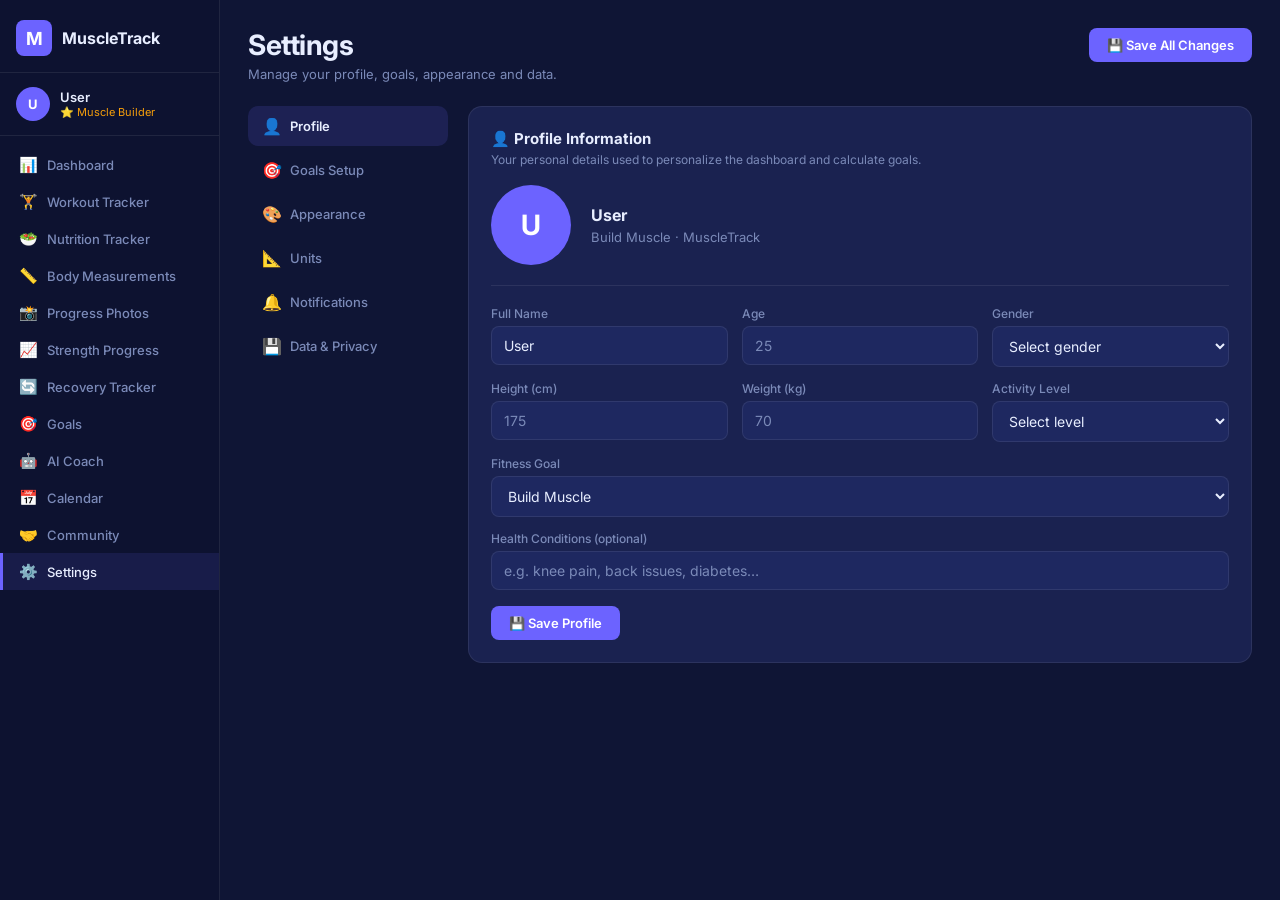
<file: settings.html>
<!DOCTYPE html>
<html lang="en">
<head>
<meta charset="UTF-8"/>
<meta name="viewport" content="width=device-width, initial-scale=1.0"/>
<title>Settings – MuscleTrack</title>
<link href="https://fonts.googleapis.com/css2?family=Inter:wght@400;500;600;700&display=swap" rel="stylesheet"/>
<style>
:root{
  --bg:#0f1535;--sidebar:#0d1230;--card:#1a2250;--card2:#1e2860;
  --accent:#6c63ff;--green:#10b981;--orange:#f59e0b;--red:#ef4444;--blue:#3b82f6;
  --t1:#e8eeff;--t2:#7b8ab8;--border:rgba(255,255,255,0.08);
}
*{box-sizing:border-box;margin:0;padding:0;}
body{background:var(--bg);color:var(--t1);font-family:'Inter',sans-serif;min-height:100vh;display:flex;}
.sidebar{width:220px;min-height:100vh;background:var(--sidebar);border-right:1px solid var(--border);display:flex;flex-direction:column;flex-shrink:0;}
.sb-brand{display:flex;align-items:center;gap:10px;padding:20px 16px 16px;border-bottom:1px solid var(--border);}
.sb-brand-icon{width:36px;height:36px;border-radius:8px;background:var(--accent);display:flex;align-items:center;justify-content:center;font-size:18px;color:#fff;font-weight:700;}
.sb-brand-name{font-size:16px;font-weight:700;}
.sb-user{display:flex;align-items:center;gap:10px;padding:14px 16px;border-bottom:1px solid var(--border);}
.sb-avatar{width:34px;height:34px;border-radius:50%;background:var(--accent);display:flex;align-items:center;justify-content:center;font-size:13px;font-weight:700;color:#fff;flex-shrink:0;}
.sb-uname{font-size:13px;font-weight:600;}
.sb-badge{font-size:11px;color:var(--orange);}
.sb-nav{flex:1;padding:10px 0;}
.nav-item{display:flex;align-items:center;gap:10px;padding:9px 16px;color:var(--t2);text-decoration:none;font-size:13px;font-weight:500;transition:all .2s;border-left:3px solid transparent;}
.nav-item:hover,.nav-item.active{color:var(--t1);background:rgba(108,99,255,.12);border-left-color:var(--accent);}
.nav-icon{font-size:15px;width:18px;text-align:center;}
.main{flex:1;padding:28px;overflow-x:hidden;}
.topbar{display:flex;align-items:flex-start;justify-content:space-between;margin-bottom:24px;flex-wrap:wrap;gap:12px;}
.topbar-title{font-size:28px;font-weight:700;letter-spacing:-.5px;}
.topbar-sub{color:var(--t2);font-size:13px;margin-top:4px;}
.btn{display:inline-flex;align-items:center;gap:6px;padding:9px 18px;border:none;border-radius:8px;font-size:13px;font-weight:600;cursor:pointer;transition:all .2s;font-family:'Inter',sans-serif;}
.btn-accent{background:var(--accent);color:#fff;}
.btn-accent:hover{filter:brightness(1.1);}
.btn-outline{background:transparent;border:1px solid var(--border);color:var(--t1);}
.btn-outline:hover{border-color:var(--accent);color:var(--accent);}
.btn-danger{background:rgba(239,68,68,.12);border:1px solid rgba(239,68,68,.3);color:var(--red);}
.btn-danger:hover{background:rgba(239,68,68,.2);}
.settings-layout{display:grid;grid-template-columns:200px 1fr;gap:20px;}
.settings-nav{display:flex;flex-direction:column;gap:4px;}
.settings-nav-item{display:flex;align-items:center;gap:8px;padding:10px 14px;border-radius:10px;cursor:pointer;font-size:13px;font-weight:500;color:var(--t2);transition:all .2s;border:none;background:transparent;font-family:'Inter',sans-serif;width:100%;text-align:left;}
.settings-nav-item:hover{background:rgba(108,99,255,.08);color:var(--t1);}
.settings-nav-item.active{background:rgba(108,99,255,.15);color:var(--t1);font-weight:600;}
.settings-nav-item .sn-icon{font-size:16px;width:20px;text-align:center;}
.settings-section{display:none;}
.settings-section.active{display:block;}
.section-card{background:var(--card);border:1px solid var(--border);border-radius:14px;padding:22px;margin-bottom:18px;}
.section-card h3{font-size:15px;font-weight:700;margin-bottom:4px;}
.section-card .section-desc{font-size:12px;color:var(--t2);margin-bottom:18px;}
.form-grid{display:grid;grid-template-columns:repeat(auto-fill,minmax(200px,1fr));gap:14px;margin-bottom:16px;}
.form-field label{font-size:12px;color:var(--t2);display:block;margin-bottom:5px;font-weight:500;}
.form-field input,.form-field select{width:100%;background:var(--card2);border:1px solid var(--border);border-radius:8px;color:var(--t1);font-size:14px;padding:10px 12px;outline:none;font-family:'Inter',sans-serif;transition:border-color .2s;}
.form-field input:focus,.form-field select:focus{border-color:var(--accent);}
.form-field input::placeholder{color:var(--t2);}
.form-field select option{background:#1a2250;}
.form-field.full{grid-column:1/-1;}
.avatar-section{display:flex;align-items:center;gap:20px;margin-bottom:20px;padding-bottom:20px;border-bottom:1px solid var(--border);}
.avatar-big{width:80px;height:80px;border-radius:50%;background:var(--accent);display:flex;align-items:center;justify-content:center;font-size:28px;font-weight:700;color:#fff;flex-shrink:0;}
.avatar-info h4{font-size:16px;font-weight:700;margin-bottom:4px;}
.avatar-info p{font-size:13px;color:var(--t2);}
.toggle-row{display:flex;align-items:center;justify-content:space-between;padding:12px 0;border-bottom:1px solid var(--border);}
.toggle-row:last-child{border-bottom:none;}
.toggle-info h4{font-size:13px;font-weight:600;}
.toggle-info p{font-size:12px;color:var(--t2);margin-top:2px;}
.toggle{position:relative;width:44px;height:24px;flex-shrink:0;}
.toggle input{opacity:0;width:0;height:0;}
.toggle-slider{position:absolute;inset:0;background:rgba(255,255,255,.1);border-radius:99px;cursor:pointer;transition:.3s;}
.toggle-slider::before{content:'';position:absolute;height:18px;width:18px;left:3px;bottom:3px;background:#fff;border-radius:50%;transition:.3s;}
.toggle input:checked+.toggle-slider{background:var(--accent);}
.toggle input:checked+.toggle-slider::before{transform:translateX(20px);}
.color-grid{display:flex;gap:10px;flex-wrap:wrap;margin-top:10px;}
.color-swatch{width:36px;height:36px;border-radius:50%;cursor:pointer;transition:all .2s;border:3px solid transparent;}
.color-swatch.active{border-color:#fff;transform:scale(1.1);}
.color-swatch:hover{transform:scale(1.05);}
.unit-toggle{display:flex;background:var(--card2);border:1px solid var(--border);border-radius:8px;overflow:hidden;}
.unit-btn{flex:1;padding:8px;text-align:center;cursor:pointer;font-size:13px;font-weight:600;color:var(--t2);border:none;background:transparent;font-family:'Inter',sans-serif;transition:all .2s;}
.unit-btn.active{background:var(--accent);color:#fff;}
.data-item{display:flex;align-items:center;justify-content:space-between;padding:14px 0;border-bottom:1px solid var(--border);}
.data-item:last-child{border-bottom:none;}
.data-item-info h4{font-size:13px;font-weight:600;}
.data-item-info p{font-size:12px;color:var(--t2);margin-top:2px;}
.data-stats{display:grid;grid-template-columns:repeat(auto-fill,minmax(120px,1fr));gap:10px;margin-bottom:16px;}
.data-stat{background:var(--card2);border-radius:8px;padding:12px;text-align:center;}
.data-stat-val{font-size:20px;font-weight:700;color:var(--accent);}
.data-stat-label{font-size:11px;color:var(--t2);margin-top:2px;}
.save-toast{position:fixed;bottom:24px;right:24px;background:var(--green);color:#fff;font-size:13px;font-weight:600;padding:10px 20px;border-radius:10px;display:none;z-index:999;}
@media(max-width:900px){.settings-layout{grid-template-columns:1fr;}.sidebar{display:none;}.main{padding:16px;}.settings-nav{flex-direction:row;flex-wrap:wrap;}.settings-nav-item{flex:1;min-width:100px;justify-content:center;}}
</style>
</head>
<body>
<aside class="sidebar">
  <div class="sb-brand"><div class="sb-brand-icon">M</div><div class="sb-brand-name">MuscleTrack</div></div>
  <div class="sb-user">
    <div class="sb-avatar" id="sb-av">KR</div>
    <div><div class="sb-uname" id="sb-name">Kamlesh Rawal</div><div class="sb-badge">⭐ Muscle Builder</div></div>
  </div>
  <nav class="sb-nav">
    <a class="nav-item" href="muscle-dashboard.html"><span class="nav-icon">📊</span> Dashboard</a>
    <a class="nav-item" href="workout-tracker.html"><span class="nav-icon">🏋️</span> Workout Tracker</a>
    <a class="nav-item" href="nutrition-tracker.html"><span class="nav-icon">🥗</span> Nutrition Tracker</a>
    <a class="nav-item" href="body-measurements.html"><span class="nav-icon">📏</span> Body Measurements</a>
    <a class="nav-item" href="progress-photos.html"><span class="nav-icon">📸</span> Progress Photos</a>
    <a class="nav-item" href="strength-progress.html"><span class="nav-icon">📈</span> Strength Progress</a>
    <a class="nav-item" href="recovery-tracker.html"><span class="nav-icon">🔄</span> Recovery Tracker</a>
    <a class="nav-item" href="goals.html"><span class="nav-icon">🎯</span> Goals</a>
    <a class="nav-item" href="#"><span class="nav-icon">🤖</span> AI Coach</a>
    <a class="nav-item" href="calendar.html"><span class="nav-icon">📅</span> Calendar</a>
    <a class="nav-item" href="#"><span class="nav-icon">🤝</span> Community</a>
    <a class="nav-item active" href="settings.html"><span class="nav-icon">⚙️</span> Settings</a>
  </nav>
</aside>

<main class="main">
  <div class="topbar">
    <div>
      <div class="topbar-title">Settings</div>
      <div class="topbar-sub">Manage your profile, goals, appearance and data.</div>
    </div>
    <button class="btn btn-accent" id="btn-save-all">💾 Save All Changes</button>
  </div>

  <div class="settings-layout">
    <div class="settings-nav">
      <button class="settings-nav-item active" data-section="profile"><span class="sn-icon">👤</span> Profile</button>
      <button class="settings-nav-item" data-section="goals"><span class="sn-icon">🎯</span> Goals Setup</button>
      <button class="settings-nav-item" data-section="appearance"><span class="sn-icon">🎨</span> Appearance</button>
      <button class="settings-nav-item" data-section="units"><span class="sn-icon">📐</span> Units</button>
      <button class="settings-nav-item" data-section="notifications"><span class="sn-icon">🔔</span> Notifications</button>
      <button class="settings-nav-item" data-section="data"><span class="sn-icon">💾</span> Data & Privacy</button>
    </div>

    <div>
      <!-- PROFILE -->
      <div class="settings-section active" id="section-profile">
        <div class="section-card">
          <h3>👤 Profile Information</h3>
          <div class="section-desc">Your personal details used to personalize the dashboard and calculate goals.</div>
          <div class="avatar-section">
            <div class="avatar-big" id="profile-avatar">KR</div>
            <div class="avatar-info">
              <h4 id="profile-name-display">Kamlesh Rawal</h4>
              <p id="profile-sub-display">Muscle Builder · MuscleTrack</p>
            </div>
          </div>
          <div class="form-grid">
            <div class="form-field"><label>Full Name</label><input id="p-name" placeholder="Your name"/></div>
            <div class="form-field"><label>Age</label><input id="p-age" type="number" placeholder="25" min="10" max="100"/></div>
            <div class="form-field"><label>Gender</label>
              <select id="p-gender">
                <option value="">Select gender</option>
                <option value="male">Male</option>
                <option value="female">Female</option>
                <option value="other">Other</option>
              </select>
            </div>
            <div class="form-field"><label>Height (cm)</label><input id="p-height" type="number" placeholder="175" min="100" max="250"/></div>
            <div class="form-field"><label>Weight (kg)</label><input id="p-weight" type="number" placeholder="70" min="30" max="300" step="0.1"/></div>
            <div class="form-field"><label>Activity Level</label>
              <select id="p-activity">
                <option value="">Select level</option>
                <option value="sedentary">Sedentary (little/no exercise)</option>
                <option value="light">Lightly active (1-3 days/week)</option>
                <option value="moderate">Moderately active (3-5 days/week)</option>
                <option value="active">Very active (6-7 days/week)</option>
                <option value="extreme">Extremely active (2x/day)</option>
              </select>
            </div>
            <div class="form-field full"><label>Fitness Goal</label>
              <select id="p-fitness-goal">
                <option value="build_muscle">Build Muscle</option>
                <option value="lose_weight">Lose Weight</option>
                <option value="maintain">Maintain Weight</option>
                <option value="improve_fitness">Improve Fitness</option>
                <option value="increase_strength">Increase Strength</option>
              </select>
            </div>
            <div class="form-field full"><label>Health Conditions (optional)</label><input id="p-health" placeholder="e.g. knee pain, back issues, diabetes…"/></div>
          </div>
          <button class="btn btn-accent" id="btn-save-profile">💾 Save Profile</button>
        </div>
      </div>

      <!-- GOALS -->
      <div class="settings-section" id="section-goals">
        <div class="section-card">
          <h3>🎯 Nutrition Goals</h3>
          <div class="section-desc">Set your daily nutrition targets used in the Nutrition Tracker.</div>
          <div class="form-grid">
            <div class="form-field"><label>Daily Calories (kcal)</label><input id="g-calories" type="number" placeholder="2200" min="1000" max="6000"/></div>
            <div class="form-field"><label>Daily Protein (g)</label><input id="g-protein" type="number" placeholder="150" min="30" max="400"/></div>
            <div class="form-field"><label>Daily Carbs (g)</label><input id="g-carbs" type="number" placeholder="250" min="50" max="600"/></div>
            <div class="form-field"><label>Daily Fat (g)</label><input id="g-fat" type="number" placeholder="70" min="20" max="200"/></div>
            <div class="form-field"><label>Daily Water (L)</label><input id="g-water" type="number" placeholder="3" min="1" max="8" step="0.5"/></div>
            <div class="form-field"><label>Daily Fiber (g)</label><input id="g-fiber" type="number" placeholder="30" min="10" max="100"/></div>
          </div>
          <div style="background:rgba(108,99,255,.08);border:1px solid rgba(108,99,255,.2);border-radius:10px;padding:12px;margin-bottom:16px;">
            <div style="font-size:12px;color:var(--t2);margin-bottom:8px;">💡 Auto-calculate based on your profile:</div>
            <button class="btn btn-outline" id="btn-auto-calc" style="font-size:12px;padding:6px 14px;">⚡ Calculate for Me</button>
            <div style="font-size:11px;color:var(--t2);margin-top:6px;" id="calc-result"></div>
          </div>
          <button class="btn btn-accent" id="btn-save-goals">💾 Save Nutrition Goals</button>
        </div>
        <div class="section-card">
          <h3>🏋️ Workout Goals</h3>
          <div class="section-desc">Set your weekly workout targets.</div>
          <div class="form-grid">
            <div class="form-field"><label>Workouts per Week</label><input id="g-workouts" type="number" placeholder="4" min="1" max="14"/></div>
            <div class="form-field"><label>Target Sleep (hours)</label><input id="g-sleep" type="number" placeholder="8" min="4" max="12" step="0.5"/></div>
            <div class="form-field"><label>Rest Days per Week</label><input id="g-rest" type="number" placeholder="3" min="0" max="7"/></div>
          </div>
          <button class="btn btn-accent" id="btn-save-workout-goals">💾 Save Workout Goals</button>
        </div>
      </div>

      <!-- APPEARANCE -->
      <div class="settings-section" id="section-appearance">
        <div class="section-card">
          <h3>🎨 Accent Color</h3>
          <div class="section-desc">Choose your dashboard accent color.</div>
          <div class="color-grid" id="color-grid">
            <div class="color-swatch active" data-color="#6c63ff" style="background:#6c63ff;"></div>
            <div class="color-swatch" data-color="#10b981" style="background:#10b981;"></div>
            <div class="color-swatch" data-color="#f59e0b" style="background:#f59e0b;"></div>
            <div class="color-swatch" data-color="#ef4444" style="background:#ef4444;"></div>
            <div class="color-swatch" data-color="#3b82f6" style="background:#3b82f6;"></div>
            <div class="color-swatch" data-color="#8b5cf6" style="background:#8b5cf6;"></div>
            <div class="color-swatch" data-color="#ec4899" style="background:#ec4899;"></div>
            <div class="color-swatch" data-color="#14b8a6" style="background:#14b8a6;"></div>
          </div>
        </div>
        <div class="section-card">
          <h3>🌙 Theme</h3>
          <div class="section-desc">Choose your preferred theme.</div>
          <div style="display:flex;gap:12px;flex-wrap:wrap;">
            <div id="theme-dark" style="background:#0f1535;border:2px solid var(--accent);border-radius:10px;padding:16px 24px;cursor:pointer;text-align:center;">
              <div style="font-size:20px;margin-bottom:4px;">🌙</div>
              <div style="font-size:12px;font-weight:600;">Dark</div>
            </div>
            <div id="theme-light" style="background:#f1f5f9;border:2px solid var(--border);border-radius:10px;padding:16px 24px;cursor:pointer;text-align:center;">
              <div style="font-size:20px;margin-bottom:4px;">☀️</div>
              <div style="font-size:12px;font-weight:600;color:#0f1535;">Light</div>
              <div style="font-size:10px;color:#64748b;">Coming soon</div>
            </div>
          </div>
        </div>
        <div class="section-card">
          <h3>🖥️ Display Options</h3>
          <div class="section-desc">Customize what appears on your dashboard.</div>
          <div class="toggle-row">
            <div class="toggle-info"><h4>Show Streak Counter</h4><p>Display workout streak in sidebar</p></div>
            <label class="toggle"><input type="checkbox" id="t-streak" checked/><span class="toggle-slider"></span></label>
          </div>
          <div class="toggle-row">
            <div class="toggle-info"><h4>Show Recovery Score</h4><p>Display recovery ring on dashboard</p></div>
            <label class="toggle"><input type="checkbox" id="t-recovery" checked/><span class="toggle-slider"></span></label>
          </div>
          <div class="toggle-row">
            <div class="toggle-info"><h4>Show AI Insights</h4><p>Show personalized AI tips on dashboard</p></div>
            <label class="toggle"><input type="checkbox" id="t-insights" checked/><span class="toggle-slider"></span></label>
          </div>
          <div class="toggle-row">
            <div class="toggle-info"><h4>Show Progress Photos</h4><p>Display photos widget on dashboard</p></div>
            <label class="toggle"><input type="checkbox" id="t-photos" checked/><span class="toggle-slider"></span></label>
          </div>
          <div style="margin-top:14px;">
            <button class="btn btn-accent" id="btn-save-appearance">💾 Save Appearance</button>
          </div>
        </div>
      </div>

      <!-- UNITS -->
      <div class="settings-section" id="section-units">
        <div class="section-card">
          <h3>📐 Measurement Units</h3>
          <div class="section-desc">Choose your preferred units.</div>
          <div style="margin-bottom:16px;">
            <div style="font-size:13px;font-weight:600;margin-bottom:8px;">Weight</div>
            <div class="unit-toggle" style="max-width:200px;">
              <button class="unit-btn active" data-unit-type="weight" data-unit="kg">kg</button>
              <button class="unit-btn" data-unit-type="weight" data-unit="lbs">lbs</button>
            </div>
          </div>
          <div style="margin-bottom:16px;">
            <div style="font-size:13px;font-weight:600;margin-bottom:8px;">Height & Measurements</div>
            <div class="unit-toggle" style="max-width:200px;">
              <button class="unit-btn active" data-unit-type="length" data-unit="cm">cm</button>
              <button class="unit-btn" data-unit-type="length" data-unit="inches">inches</button>
            </div>
          </div>
          <div style="margin-bottom:16px;">
            <div style="font-size:13px;font-weight:600;margin-bottom:8px;">Temperature</div>
            <div class="unit-toggle" style="max-width:200px;">
              <button class="unit-btn active" data-unit-type="temp" data-unit="C">°C</button>
              <button class="unit-btn" data-unit-type="temp" data-unit="F">°F</button>
            </div>
          </div>
          <div style="margin-bottom:16px;">
            <div style="font-size:13px;font-weight:600;margin-bottom:8px;">Distance</div>
            <div class="unit-toggle" style="max-width:200px;">
              <button class="unit-btn active" data-unit-type="distance" data-unit="km">km</button>
              <button class="unit-btn" data-unit-type="distance" data-unit="miles">miles</button>
            </div>
          </div>
          <button class="btn btn-accent" id="btn-save-units">💾 Save Units</button>
        </div>
      </div>

      <!-- NOTIFICATIONS -->
      <div class="settings-section" id="section-notifications">
        <div class="section-card">
          <h3>🔔 Workout Reminders</h3>
          <div class="section-desc">Set reminders to keep your fitness routine consistent.</div>
          <div class="toggle-row">
            <div class="toggle-info"><h4>Daily Workout Reminder</h4><p>Get reminded to log your workout</p></div>
            <label class="toggle"><input type="checkbox" id="n-workout"/><span class="toggle-slider"></span></label>
          </div>
          <div class="toggle-row">
            <div class="toggle-info"><h4>Nutrition Reminder</h4><p>Remind to log your meals</p></div>
            <label class="toggle"><input type="checkbox" id="n-nutrition"/><span class="toggle-slider"></span></label>
          </div>
          <div class="toggle-row">
            <div class="toggle-info"><h4>Recovery Check-in</h4><p>Daily recovery score reminder</p></div>
            <label class="toggle"><input type="checkbox" id="n-recovery"/><span class="toggle-slider"></span></label>
          </div>
          <div class="toggle-row">
            <div class="toggle-info"><h4>Weekly Summary</h4><p>Get a weekly progress summary</p></div>
            <label class="toggle"><input type="checkbox" id="n-weekly"/><span class="toggle-slider"></span></label>
          </div>
          <div class="toggle-row">
            <div class="toggle-info"><h4>Goal Deadline Alerts</h4><p>Alert when goal deadlines are near</p></div>
            <label class="toggle"><input type="checkbox" id="n-goals" checked/><span class="toggle-slider"></span></label>
          </div>
          <div style="margin-top:14px;padding-top:14px;border-top:1px solid var(--border);">
            <div style="font-size:13px;font-weight:600;margin-bottom:8px;">Reminder Time</div>
            <div class="form-field" style="max-width:200px;"><input type="time" id="n-time" value="08:00"/></div>
          </div>
          <div style="margin-top:14px;">
            <button class="btn btn-accent" id="btn-save-notifications">💾 Save Notifications</button>
          </div>
        </div>
      </div>

      <!-- DATA -->
      <div class="settings-section" id="section-data">
        <div class="section-card">
          <h3>📊 Your Data Summary</h3>
          <div class="section-desc">Overview of all data stored in your browser.</div>
          <div class="data-stats" id="data-stats"></div>
        </div>
        <div class="section-card">
          <h3>💾 Export Data</h3>
          <div class="section-desc">Download all your fitness data as a JSON file for backup.</div>
          <div class="data-item">
            <div class="data-item-info"><h4>Export All Data</h4><p>Downloads workout, nutrition, measurements, recovery, goals and photos</p></div>
            <button class="btn btn-outline" id="btn-export">📥 Export JSON</button>
          </div>
          <div class="data-item">
            <div class="data-item-info"><h4>Export Workouts Only</h4><p>Download just your workout data</p></div>
            <button class="btn btn-outline" id="btn-export-workout">📥 Export</button>
          </div>
          <div class="data-item">
            <div class="data-item-info"><h4>Export Nutrition Only</h4><p>Download just your nutrition logs</p></div>
            <button class="btn btn-outline" id="btn-export-nutrition">📥 Export</button>
          </div>
        </div>
        <div class="section-card">
          <h3>🗑️ Clear Data</h3>
          <div class="section-desc">Permanently delete specific data. This cannot be undone.</div>
          <div class="data-item">
            <div class="data-item-info"><h4>Clear Workout Data</h4><p>Delete all workout logs and exercise history</p></div>
            <button class="btn btn-danger" data-clear="mt_wt_v5">🗑 Clear</button>
          </div>
          <div class="data-item">
            <div class="data-item-info"><h4>Clear Nutrition Data</h4><p>Delete all food logs</p></div>
            <button class="btn btn-danger" data-clear="mt_nut_v4,mt_nutrition_v2">🗑 Clear</button>
          </div>
          <div class="data-item">
            <div class="data-item-info"><h4>Clear Measurements</h4><p>Delete all body measurement entries</p></div>
            <button class="btn btn-danger" data-clear="mt_measurements_v1">🗑 Clear</button>
          </div>
          <div class="data-item">
            <div class="data-item-info"><h4>Clear Recovery Data</h4><p>Delete all recovery logs</p></div>
            <button class="btn btn-danger" data-clear="mt_recovery_v1">🗑 Clear</button>
          </div>
          <div class="data-item">
            <div class="data-item-info"><h4>Clear Progress Photos</h4><p>Delete all progress photos</p></div>
            <button class="btn btn-danger" data-clear="mt_photos_v1">🗑 Clear</button>
          </div>
          <div class="data-item">
            <div class="data-item-info"><h4>Clear Goals</h4><p>Delete all fitness goals</p></div>
            <button class="btn btn-danger" data-clear="mt_goals_v1">🗑 Clear</button>
          </div>
          <div style="margin-top:16px;padding-top:16px;border-top:1px solid rgba(239,68,68,.2);">
            <div class="data-item" style="border-bottom:none;padding:0;">
              <div class="data-item-info"><h4 style="color:var(--red);">⚠️ Reset Everything</h4><p>Delete ALL data and return to fresh start</p></div>
              <button class="btn btn-danger" id="btn-reset-all">💥 Reset All</button>
            </div>
          </div>
        </div>
        <div class="section-card">
          <h3>🔒 Privacy</h3>
          <div class="section-desc">Your data is stored locally in your browser only.</div>
          <div class="toggle-row">
            <div class="toggle-info"><h4>Analytics</h4><p>Help improve MuscleTrack (anonymous only)</p></div>
            <label class="toggle"><input type="checkbox" id="priv-analytics"/><span class="toggle-slider"></span></label>
          </div>
          <div style="margin-top:14px;padding:12px;background:rgba(16,185,129,.08);border:1px solid rgba(16,185,129,.2);border-radius:8px;">
            <div style="font-size:12px;color:var(--green);font-weight:600;">✅ 100% Private</div>
            <div style="font-size:11px;color:var(--t2);margin-top:4px;">All your data stays on your device. MuscleTrack never uploads your personal fitness data to any server.</div>
          </div>
        </div>
      </div>
    </div>
  </div>
</main>

<div class="save-toast" id="save-toast">✅ Settings saved!</div>

<script>
const SKEY='mt_settings_v1';
function getSettings(){try{return JSON.parse(localStorage.getItem(SKEY)||'{}');}catch(e){return{};}}
function saveSettings(s){localStorage.setItem(SKEY,JSON.stringify(s));}
function toast(msg){const t=document.getElementById('save-toast');t.textContent='✅ '+(msg||'Settings saved!');t.style.display='block';setTimeout(()=>t.style.display='none',2000);}

window.addEventListener('DOMContentLoaded',()=>{
  loadUserData();loadSettings();wireNav();wireColors();wireUnits();wireSave();wireClear();wireExport();wireAutoCalc();renderDataStats();
});

function loadUserData(){
  try{
    const u=JSON.parse(localStorage.getItem('tmh_user')||localStorage.getItem('muscletrack_user')||'{}');
    const name=u.name||'User';
    const initials=name.split(' ').map(w=>w[0]).join('').slice(0,2).toUpperCase();
    document.getElementById('sb-av').textContent=initials;
    document.getElementById('sb-name').textContent=name;
    document.getElementById('profile-avatar').textContent=initials;
    document.getElementById('profile-name-display').textContent=name;
    document.getElementById('p-name').value=name;
    if(u.age)document.getElementById('p-age').value=u.age;
    if(u.gender)document.getElementById('p-gender').value=u.gender;
    if(u.height)document.getElementById('p-height').value=u.height;
    if(u.weight)document.getElementById('p-weight').value=u.weight;
    if(u.activityLevel)document.getElementById('p-activity').value=u.activityLevel;
    if(u.goal)document.getElementById('p-fitness-goal').value=u.goal;
    if(u.healthConditions)document.getElementById('p-health').value=u.healthConditions;
    updateProfileDisplay();
  }catch(e){}
}

function loadSettings(){
  const s=getSettings();
  if(s.calories)document.getElementById('g-calories').value=s.calories;
  if(s.protein)document.getElementById('g-protein').value=s.protein;
  if(s.carbs)document.getElementById('g-carbs').value=s.carbs;
  if(s.fat)document.getElementById('g-fat').value=s.fat;
  if(s.water)document.getElementById('g-water').value=s.water;
  if(s.fiber)document.getElementById('g-fiber').value=s.fiber;
  if(s.workoutsPerWeek)document.getElementById('g-workouts').value=s.workoutsPerWeek;
  if(s.sleepGoal)document.getElementById('g-sleep').value=s.sleepGoal;
  if(s.restDays)document.getElementById('g-rest').value=s.restDays;
  if(s.weightUnit)setUnit('weight',s.weightUnit);
  if(s.lengthUnit)setUnit('length',s.lengthUnit);
  if(s.tempUnit)setUnit('temp',s.tempUnit);
  if(s.distanceUnit)setUnit('distance',s.distanceUnit);
  if(s.accentColor){document.querySelectorAll('.color-swatch').forEach(sw=>sw.classList.toggle('active',sw.dataset.color===s.accentColor));}
  ['t-streak','t-recovery','t-insights','t-photos'].forEach(id=>{const el=document.getElementById(id);if(el&&s[id]!==undefined)el.checked=s[id];});
  ['n-workout','n-nutrition','n-recovery','n-weekly','n-goals'].forEach(id=>{const el=document.getElementById(id);if(el&&s[id]!==undefined)el.checked=s[id];});
  if(s.reminderTime)document.getElementById('n-time').value=s.reminderTime;
}

function updateProfileDisplay(){
  const name=document.getElementById('p-name').value||'User';
  const goal=document.getElementById('p-fitness-goal');
  const goalText=goal.options[goal.selectedIndex]?.text||'MuscleTrack';
  document.getElementById('profile-avatar').textContent=name.split(' ').map(w=>w[0]).join('').slice(0,2).toUpperCase()||'U';
  document.getElementById('profile-name-display').textContent=name;
  document.getElementById('profile-sub-display').textContent=goalText+' · MuscleTrack';
  document.getElementById('sb-name').textContent=name;
  document.getElementById('sb-av').textContent=name.split(' ').map(w=>w[0]).join('').slice(0,2).toUpperCase()||'U';
}

function wireNav(){
  document.querySelectorAll('.settings-nav-item').forEach(btn=>{
    btn.addEventListener('click',()=>{
      document.querySelectorAll('.settings-nav-item').forEach(b=>b.classList.remove('active'));
      document.querySelectorAll('.settings-section').forEach(s=>s.classList.remove('active'));
      btn.classList.add('active');
      document.getElementById('section-'+btn.dataset.section).classList.add('active');
    });
  });
}

function wireColors(){
  document.querySelectorAll('.color-swatch').forEach(sw=>{
    sw.addEventListener('click',()=>{
      document.querySelectorAll('.color-swatch').forEach(s=>s.classList.remove('active'));
      sw.classList.add('active');
      document.documentElement.style.setProperty('--accent',sw.dataset.color);
    });
  });
  document.getElementById('theme-light').addEventListener('click',()=>alert('Light theme coming soon!'));
}

function setUnit(type,unit){document.querySelectorAll(`[data-unit-type="${type}"]`).forEach(btn=>btn.classList.toggle('active',btn.dataset.unit===unit));}
function wireUnits(){document.querySelectorAll('.unit-btn').forEach(btn=>btn.addEventListener('click',()=>setUnit(btn.dataset.unitType,btn.dataset.unit)));}

function wireAutoCalc(){
  document.getElementById('btn-auto-calc').addEventListener('click',()=>{
    const weight=parseFloat(document.getElementById('p-weight').value)||70;
    const height=parseFloat(document.getElementById('p-height').value)||175;
    const age=parseInt(document.getElementById('p-age').value)||25;
    const gender=document.getElementById('p-gender').value||'male';
    const activity=document.getElementById('p-activity').value||'moderate';
    const fitnessGoal=document.getElementById('p-fitness-goal').value||'build_muscle';
    let bmr=gender==='female'?(10*weight+6.25*height-5*age-161):(10*weight+6.25*height-5*age+5);
    const actM={sedentary:1.2,light:1.375,moderate:1.55,active:1.725,extreme:1.9};
    let tdee=Math.round(bmr*(actM[activity]||1.55));
    if(fitnessGoal==='build_muscle')tdee+=300;
    else if(fitnessGoal==='lose_weight')tdee-=500;
    const protein=Math.round(weight*2.2);
    const fat=Math.round(tdee*0.25/9);
    const carbs=Math.max(0,Math.round((tdee-protein*4-fat*9)/4));
    document.getElementById('g-calories').value=tdee;
    document.getElementById('g-protein').value=protein;
    document.getElementById('g-carbs').value=carbs;
    document.getElementById('g-fat').value=fat;
    document.getElementById('g-water').value=Math.round(weight*0.035*10)/10;
    document.getElementById('calc-result').textContent=`✅ Calculated: ${tdee} kcal · ${protein}g protein · ${carbs}g carbs · ${fat}g fat`;
  });
}

function wireSave(){
  document.getElementById('btn-save-profile').addEventListener('click',()=>{
    const u=JSON.parse(localStorage.getItem('tmh_user')||localStorage.getItem('muscletrack_user')||'{}');
    u.name=document.getElementById('p-name').value.trim()||u.name||'User';
    u.age=parseInt(document.getElementById('p-age').value)||u.age;
    u.gender=document.getElementById('p-gender').value||u.gender;
    u.height=parseFloat(document.getElementById('p-height').value)||u.height;
    u.weight=parseFloat(document.getElementById('p-weight').value)||u.weight;
    u.activityLevel=document.getElementById('p-activity').value||u.activityLevel;
    u.goal=document.getElementById('p-fitness-goal').value||u.goal;
    u.healthConditions=document.getElementById('p-health').value;
    localStorage.setItem('tmh_user',JSON.stringify(u));
    localStorage.setItem('muscletrack_user',JSON.stringify(u));
    updateProfileDisplay();toast('Profile saved!');
  });
  document.getElementById('btn-save-goals').addEventListener('click',()=>{
    const s=getSettings();
    s.calories=parseInt(document.getElementById('g-calories').value)||2200;
    s.protein=parseInt(document.getElementById('g-protein').value)||150;
    s.carbs=parseInt(document.getElementById('g-carbs').value)||250;
    s.fat=parseInt(document.getElementById('g-fat').value)||70;
    s.water=parseFloat(document.getElementById('g-water').value)||3;
    s.fiber=parseInt(document.getElementById('g-fiber').value)||30;
    saveSettings(s);toast('Nutrition goals saved!');
  });
  document.getElementById('btn-save-workout-goals').addEventListener('click',()=>{
    const s=getSettings();
    s.workoutsPerWeek=parseInt(document.getElementById('g-workouts').value)||4;
    s.sleepGoal=parseFloat(document.getElementById('g-sleep').value)||8;
    s.restDays=parseInt(document.getElementById('g-rest').value)||3;
    saveSettings(s);toast('Workout goals saved!');
  });
  document.getElementById('btn-save-appearance').addEventListener('click',()=>{
    const s=getSettings();
    const activeColor=document.querySelector('.color-swatch.active');
    if(activeColor)s.accentColor=activeColor.dataset.color;
    ['t-streak','t-recovery','t-insights','t-photos'].forEach(id=>{const el=document.getElementById(id);if(el)s[id]=el.checked;});
    saveSettings(s);toast('Appearance saved!');
  });
  document.getElementById('btn-save-units').addEventListener('click',()=>{
    const s=getSettings();
    ['weight','length','temp','distance'].forEach(type=>{const active=document.querySelector(`.unit-btn.active[data-unit-type="${type}"]`);if(active)s[type+'Unit']=active.dataset.unit;});
    saveSettings(s);toast('Units saved!');
  });
  document.getElementById('btn-save-notifications').addEventListener('click',()=>{
    const s=getSettings();
    ['n-workout','n-nutrition','n-recovery','n-weekly','n-goals'].forEach(id=>{const el=document.getElementById(id);if(el)s[id]=el.checked;});
    s.reminderTime=document.getElementById('n-time').value;
    saveSettings(s);toast('Notifications saved!');
  });
  document.getElementById('btn-save-all').addEventListener('click',()=>{
    document.getElementById('btn-save-profile').click();
    toast('All settings saved!');
  });
}

function wireClear(){
  document.querySelectorAll('[data-clear]').forEach(btn=>{
    btn.addEventListener('click',()=>{
      const keys=btn.dataset.clear.split(',');
      const label=btn.closest('.data-item').querySelector('h4').textContent;
      if(!confirm('Delete: '+label+'?\n\nThis cannot be undone!'))return;
      keys.forEach(k=>localStorage.removeItem(k.trim()));
      renderDataStats();toast('Data cleared!');
    });
  });
  document.getElementById('btn-reset-all').addEventListener('click',()=>{
    if(!confirm('⚠️ DELETE ALL DATA?\n\nThis will permanently remove ALL your fitness data.\n\nThis CANNOT be undone!'))return;
    const keep=['tmh_user','muscletrack_user',SKEY];
    Object.keys(localStorage).filter(k=>!keep.includes(k)&&k.startsWith('mt_')).forEach(k=>localStorage.removeItem(k));
    renderDataStats();toast('All data reset!');
    setTimeout(()=>window.location.href='muscle-dashboard.html',1500);
  });
}

function wireExport(){
  document.getElementById('btn-export').addEventListener('click',()=>{
    const data={exportDate:new Date().toISOString(),user:JSON.parse(localStorage.getItem('tmh_user')||'{}'),workouts:JSON.parse(localStorage.getItem('mt_wt_v5')||'null'),nutrition:JSON.parse(localStorage.getItem('mt_nut_v4')||'null'),measurements:JSON.parse(localStorage.getItem('mt_measurements_v1')||'[]'),recovery:JSON.parse(localStorage.getItem('mt_recovery_v1')||'{}'),goals:JSON.parse(localStorage.getItem('mt_goals_v1')||'[]'),settings:getSettings()};
    const blob=new Blob([JSON.stringify(data,null,2)],{type:'application/json'});
    const a=document.createElement('a');a.href=URL.createObjectURL(blob);a.download='muscletrack-export-'+new Date().toISOString().slice(0,10)+'.json';a.click();toast('Data exported!');
  });
  document.getElementById('btn-export-workout').addEventListener('click',()=>{
    const data=JSON.parse(localStorage.getItem('mt_wt_v5')||'null');
    if(!data){alert('No workout data to export.');return;}
    const blob=new Blob([JSON.stringify(data,null,2)],{type:'application/json'});
    const a=document.createElement('a');a.href=URL.createObjectURL(blob);a.download='workouts-'+new Date().toISOString().slice(0,10)+'.json';a.click();toast('Workout data exported!');
  });
  document.getElementById('btn-export-nutrition').addEventListener('click',()=>{
    const data=JSON.parse(localStorage.getItem('mt_nut_v4')||'null');
    if(!data){alert('No nutrition data to export.');return;}
    const blob=new Blob([JSON.stringify(data,null,2)],{type:'application/json'});
    const a=document.createElement('a');a.href=URL.createObjectURL(blob);a.download='nutrition-'+new Date().toISOString().slice(0,10)+'.json';a.click();toast('Nutrition data exported!');
  });
}

function renderDataStats(){
  const wt=JSON.parse(localStorage.getItem('mt_wt_v5')||'null');
  const nt=JSON.parse(localStorage.getItem('mt_nut_v4')||'null');
  const ms=JSON.parse(localStorage.getItem('mt_measurements_v1')||'[]');
  const rc=JSON.parse(localStorage.getItem('mt_recovery_v1')||'{}');
  const ph=JSON.parse(localStorage.getItem('mt_photos_v1')||'[]');
  const gl=JSON.parse(localStorage.getItem('mt_goals_v1')||'[]');
  document.getElementById('data-stats').innerHTML=`
    <div class="data-stat"><div class="data-stat-val" style="color:var(--accent)">${wt?.days?.length||0}</div><div class="data-stat-label">Workout Days</div></div>
    <div class="data-stat"><div class="data-stat-val" style="color:var(--green)">${nt?.days?.filter(d=>d.entries?.length>0).length||0}</div><div class="data-stat-label">Nutrition Days</div></div>
    <div class="data-stat"><div class="data-stat-val" style="color:var(--blue)">${ms.length}</div><div class="data-stat-label">Measurements</div></div>
    <div class="data-stat"><div class="data-stat-val" style="color:var(--orange)">${Object.keys(rc).length}</div><div class="data-stat-label">Recovery Logs</div></div>
    <div class="data-stat"><div class="data-stat-val" style="color:#8b5cf6">${ph.length}</div><div class="data-stat-label">Photos</div></div>
    <div class="data-stat"><div class="data-stat-val" style="color:var(--red)">${gl.length}</div><div class="data-stat-label">Goals</div></div>`;
}
</script>
</body>
</html>
</file>
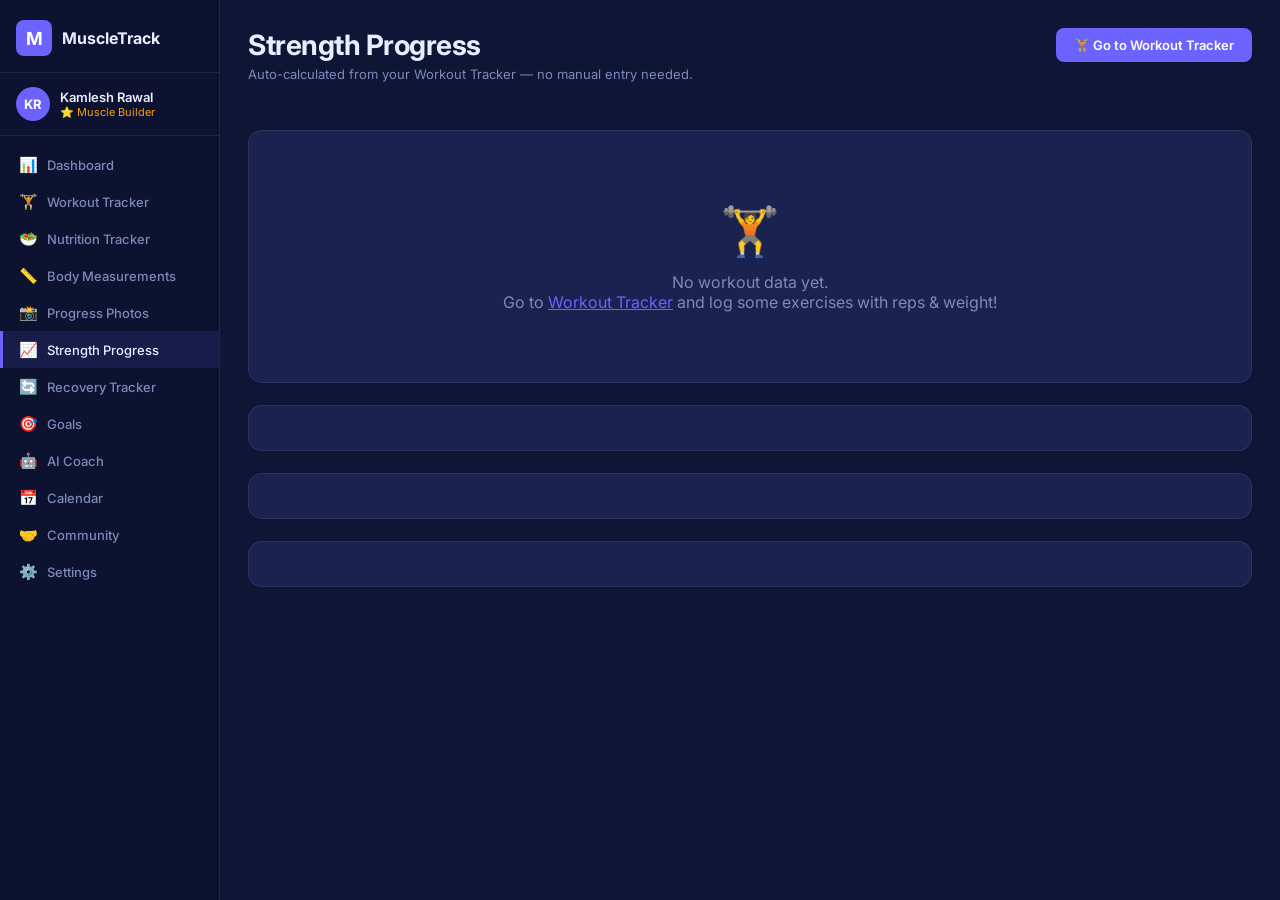
<file: strength-progress.html>
<!DOCTYPE html>
<html lang="en">
<head>
<meta charset="UTF-8"/>
<meta name="viewport" content="width=device-width, initial-scale=1.0"/>
<title>Strength Progress – MuscleTrack</title>
<link href="https://fonts.googleapis.com/css2?family=Inter:wght@400;500;600;700&display=swap" rel="stylesheet"/>
<style>
:root{
  --bg:#0f1535;--sidebar:#0d1230;--card:#1a2250;--card2:#1e2860;
  --accent:#6c63ff;--green:#10b981;--orange:#f59e0b;--red:#ef4444;--blue:#3b82f6;
  --t1:#e8eeff;--t2:#7b8ab8;--border:rgba(255,255,255,0.08);
}
*{box-sizing:border-box;margin:0;padding:0;}
body{background:var(--bg);color:var(--t1);font-family:'Inter',sans-serif;min-height:100vh;display:flex;}
.sidebar{width:220px;min-height:100vh;background:var(--sidebar);border-right:1px solid var(--border);display:flex;flex-direction:column;flex-shrink:0;}
.sb-brand{display:flex;align-items:center;gap:10px;padding:20px 16px 16px;border-bottom:1px solid var(--border);}
.sb-brand-icon{width:36px;height:36px;border-radius:8px;background:var(--accent);display:flex;align-items:center;justify-content:center;font-size:18px;color:#fff;font-weight:700;}
.sb-brand-name{font-size:16px;font-weight:700;}
.sb-user{display:flex;align-items:center;gap:10px;padding:14px 16px;border-bottom:1px solid var(--border);}
.sb-avatar{width:34px;height:34px;border-radius:50%;background:var(--accent);display:flex;align-items:center;justify-content:center;font-size:13px;font-weight:700;color:#fff;flex-shrink:0;}
.sb-uname{font-size:13px;font-weight:600;}
.sb-badge{font-size:11px;color:var(--orange);}
.sb-nav{flex:1;padding:10px 0;}
.nav-item{display:flex;align-items:center;gap:10px;padding:9px 16px;color:var(--t2);text-decoration:none;font-size:13px;font-weight:500;transition:all .2s;border-left:3px solid transparent;}
.nav-item:hover,.nav-item.active{color:var(--t1);background:rgba(108,99,255,.12);border-left-color:var(--accent);}
.nav-icon{font-size:15px;width:18px;text-align:center;}
.main{flex:1;padding:28px;overflow-x:hidden;}
.topbar{display:flex;align-items:flex-start;justify-content:space-between;margin-bottom:24px;flex-wrap:wrap;gap:12px;}
.topbar-title{font-size:28px;font-weight:700;letter-spacing:-.5px;}
.topbar-sub{color:var(--t2);font-size:13px;margin-top:4px;}
.summary-row{display:grid;grid-template-columns:repeat(auto-fill,minmax(160px,1fr));gap:14px;margin-bottom:24px;}
.sum-card{background:var(--card);border:1px solid var(--border);border-radius:12px;padding:16px;}
.sum-icon{font-size:22px;margin-bottom:6px;}
.sum-label{font-size:11px;color:var(--t2);text-transform:uppercase;letter-spacing:.05em;margin-bottom:4px;}
.sum-val{font-size:22px;font-weight:700;}
.sum-sub{font-size:11px;color:var(--t2);margin-top:3px;}
.pr-section{background:var(--card);border:1px solid var(--border);border-radius:14px;padding:22px;margin-bottom:22px;}
.pr-section h3{font-size:15px;font-weight:700;margin-bottom:16px;}
.pr-grid{display:grid;grid-template-columns:repeat(auto-fill,minmax(200px,1fr));gap:12px;}
.pr-card{background:var(--card2);border:1px solid var(--border);border-radius:10px;padding:14px;position:relative;overflow:hidden;}
.pr-card::before{content:'';position:absolute;top:0;left:0;right:0;height:3px;background:var(--orange);}
.pr-name{font-size:13px;font-weight:700;margin-bottom:4px;}
.pr-muscle{font-size:11px;color:var(--t2);margin-bottom:10px;}
.pr-val{font-size:20px;font-weight:700;color:var(--orange);}
.pr-unit{font-size:12px;color:var(--t2);margin-left:2px;}
.pr-sub{font-size:11px;color:var(--t2);margin-top:4px;}
.pr-badge{display:inline-block;background:rgba(245,158,11,.15);color:var(--orange);font-size:10px;font-weight:700;padding:2px 7px;border-radius:10px;margin-top:6px;}
.ex-section{background:var(--card);border:1px solid var(--border);border-radius:14px;padding:22px;margin-bottom:22px;}
.ex-section h3{font-size:15px;font-weight:700;margin-bottom:16px;}
.ex-search{width:100%;background:var(--card2);border:1px solid var(--border);border-radius:8px;color:var(--t1);font-size:13px;padding:9px 12px;outline:none;margin-bottom:16px;font-family:'Inter',sans-serif;}
.ex-search:focus{border-color:var(--accent);}
.ex-search::placeholder{color:var(--t2);}
.ex-list{display:flex;flex-direction:column;gap:10px;}
.ex-item{background:var(--card2);border:1px solid var(--border);border-radius:10px;padding:14px;cursor:pointer;transition:all .2s;}
.ex-item:hover{border-color:var(--accent);}
.ex-item.active{border-color:var(--accent);background:rgba(108,99,255,.1);}
.ex-item-top{display:flex;align-items:center;justify-content:space-between;margin-bottom:8px;}
.ex-item-name{font-size:14px;font-weight:600;display:flex;align-items:center;gap:8px;}
.ex-muscle-tag{font-size:11px;color:var(--t2);}
.ex-item-stats{display:flex;gap:16px;}
.ex-stat{display:flex;flex-direction:column;gap:2px;}
.ex-stat-val{font-size:16px;font-weight:700;}
.ex-stat-label{font-size:10px;color:var(--t2);text-transform:uppercase;letter-spacing:.05em;}
.ex-progress-bar{background:rgba(255,255,255,.06);border-radius:99px;height:4px;overflow:hidden;margin-top:8px;}
.ex-progress-fill{height:100%;border-radius:99px;transition:width .5s;}
.trend-up{color:var(--green);}
.trend-down{color:var(--red);}
.trend-same{color:var(--t2);}
.chart-section{background:var(--card);border:1px solid var(--border);border-radius:14px;padding:22px;margin-bottom:22px;}
.chart-section h3{font-size:15px;font-weight:700;margin-bottom:6px;}
.chart-subtitle{font-size:12px;color:var(--t2);margin-bottom:16px;}
.chart-toggle{display:flex;gap:8px;margin-bottom:16px;}
.chart-tog-btn{padding:5px 14px;border-radius:20px;font-size:12px;font-weight:600;cursor:pointer;border:1px solid var(--border);color:var(--t2);background:transparent;font-family:'Inter',sans-serif;transition:all .2s;}
.chart-tog-btn.active{background:var(--accent);color:#fff;border-color:var(--accent);}
.chart-area{height:180px;position:relative;}
.chart-empty{display:flex;align-items:center;justify-content:center;height:180px;color:var(--t2);font-size:13px;border:1px dashed var(--border);border-radius:10px;}
.heat-section{background:var(--card);border:1px solid var(--border);border-radius:14px;padding:22px;margin-bottom:22px;}
.heat-section h3{font-size:15px;font-weight:700;margin-bottom:16px;}
.heat-grid{display:grid;grid-template-columns:repeat(auto-fill,minmax(180px,1fr));gap:10px;}
.heat-card{background:var(--card2);border-radius:8px;padding:12px;}
.heat-name{font-size:12px;font-weight:600;margin-bottom:6px;}
.heat-vol{font-size:18px;font-weight:700;color:var(--blue);}
.heat-sub{font-size:11px;color:var(--t2);margin-top:2px;}
.heat-bar{background:rgba(59,130,246,.1);border-radius:99px;height:5px;margin-top:8px;overflow:hidden;}
.heat-fill{height:100%;background:var(--blue);border-radius:99px;}
.empty-state{text-align:center;padding:48px 20px;color:var(--t2);}
.empty-state .ei{font-size:48px;margin-bottom:12px;}
@media(max-width:700px){.sidebar{display:none;}.main{padding:16px;}.summary-row{grid-template-columns:repeat(2,1fr);}.pr-grid{grid-template-columns:1fr 1fr;}}
</style>
</head>
<body>
<aside class="sidebar">
  <div class="sb-brand"><div class="sb-brand-icon">M</div><div class="sb-brand-name">MuscleTrack</div></div>
  <div class="sb-user">
    <div class="sb-avatar" id="sb-av">KR</div>
    <div><div class="sb-uname" id="sb-name">Kamlesh Rawal</div><div class="sb-badge">⭐ Muscle Builder</div></div>
  </div>
  <nav class="sb-nav">
    <a class="nav-item" href="muscle-dashboard.html"><span class="nav-icon">📊</span> Dashboard</a>
    <a class="nav-item" href="workout-tracker.html"><span class="nav-icon">🏋️</span> Workout Tracker</a>
    <a class="nav-item" href="nutrition-tracker.html"><span class="nav-icon">🥗</span> Nutrition Tracker</a>
    <a class="nav-item" href="body-measurements.html"><span class="nav-icon">📏</span> Body Measurements</a>
    <a class="nav-item" href="progress-photos.html"><span class="nav-icon">📸</span> Progress Photos</a>
    <a class="nav-item active" href="strength-progress.html"><span class="nav-icon">📈</span> Strength Progress</a>
    <a class="nav-item" href="recovery-tracker.html"><span class="nav-icon">🔄</span> Recovery Tracker</a>
    <a class="nav-item" href="goals.html"><span class="nav-icon">🎯</span> Goals</a>
    <a class="nav-item" href="#"><span class="nav-icon">🤖</span> AI Coach</a>
    <a class="nav-item" href="calendar.html"><span class="nav-icon">📅</span> Calendar</a>
    <a class="nav-item" href="#"><span class="nav-icon">🤝</span> Community</a>
    <a class="nav-item" href="settings.html"><span class="nav-icon">⚙️</span> Settings</a>
  </nav>
</aside>

<main class="main">
  <div class="topbar">
    <div>
      <div class="topbar-title">Strength Progress</div>
      <div class="topbar-sub">Auto-calculated from your Workout Tracker — no manual entry needed.</div>
    </div>
    <a href="workout-tracker.html" style="display:inline-flex;align-items:center;gap:6px;padding:9px 18px;background:var(--accent);color:#fff;border-radius:8px;font-size:13px;font-weight:600;text-decoration:none;">🏋️ Go to Workout Tracker</a>
  </div>

  <div class="summary-row" id="summary-row"></div>
  <div class="pr-section" id="pr-section"></div>
  <div class="chart-section" id="chart-section"></div>
  <div class="ex-section" id="ex-section"></div>
  <div class="heat-section" id="heat-section"></div>
</main>

<script>
const WT_KEY='mt_wt_v5';

function loadWorkout(){
  try{return JSON.parse(localStorage.getItem(WT_KEY)||'null');}catch(e){return null;}
}

function buildExerciseHistory(){
  const s=loadWorkout();
  if(!s||!s.days) return {};
  const history={};
  s.days.forEach((day,di)=>{
    day.exercises.forEach(ex=>{
      if(!ex.sets||!ex.sets.length) return;
      const maxW=Math.max(...ex.sets.map(s=>parseFloat(s.weight)||0));
      const maxR=Math.max(...ex.sets.map(s=>parseInt(s.reps)||0));
      const vol=ex.sets.reduce((a,s)=>a+(parseFloat(s.weight)||0)*(parseInt(s.reps)||0),0);
      const key=ex.name.toLowerCase().trim();
      if(!history[key]) history[key]={name:ex.name,muscle:ex.muscle||'',entries:[]};
      history[key].entries.push({dayIdx:di,dayName:day.name,maxWeight:maxW,maxReps:maxR,totalVol:Math.round(vol),sets:ex.sets.length});
    });
  });
  return history;
}

function r1(n){return Math.round((n||0)*10)/10;}
function cap(s){return String(s).replace(/\b\w/g,c=>c.toUpperCase());}

let selectedEx=null;
let chartMode='weight';

window.addEventListener('DOMContentLoaded',()=>{
  try{const u=JSON.parse(localStorage.getItem('muscletrack_user')||'{}');if(u.name){document.getElementById('sb-name').textContent=u.name;document.getElementById('sb-av').textContent=u.name.split(' ').map(w=>w[0]).join('').slice(0,2).toUpperCase();}}catch(e){}
  render();
});

function render(){
  const history=buildExerciseHistory();
  const exList=Object.values(history);
  if(!exList.length){renderEmpty();return;}
  renderSummary(exList);
  renderPRs(exList);
  renderExList(exList,history);
  renderHeatmap(exList);
  if(!selectedEx&&exList.length) selectedEx=exList[0].name;
  renderChart(history);
}

function renderEmpty(){
  document.getElementById('summary-row').innerHTML='';
  document.getElementById('pr-section').innerHTML=`<div class="empty-state"><div class="ei">🏋️</div><p>No workout data yet.<br>Go to <a href="workout-tracker.html" style="color:var(--accent);">Workout Tracker</a> and log some exercises with reps & weight!</p></div>`;
  document.getElementById('chart-section').innerHTML='';
  document.getElementById('ex-section').innerHTML='';
  document.getElementById('heat-section').innerHTML='';
}

function renderSummary(exList){
  const totalSets=exList.reduce((a,ex)=>a+ex.entries.reduce((b,e)=>b+e.sets,0),0);
  const totalVol=exList.reduce((a,ex)=>a+ex.entries.reduce((b,e)=>b+e.totalVol,0),0);
  const improved=exList.filter(ex=>{
    if(ex.entries.length<2) return false;
    return ex.entries[ex.entries.length-1].maxWeight>ex.entries[0].maxWeight;
  }).length;
  document.getElementById('summary-row').innerHTML=`
    <div class="sum-card"><div class="sum-icon">🏋️</div><div class="sum-label">Exercises</div><div class="sum-val" style="color:var(--accent)">${exList.length}</div><div class="sum-sub">tracked total</div></div>
    <div class="sum-card"><div class="sum-icon">🔢</div><div class="sum-label">Total Sets</div><div class="sum-val" style="color:var(--blue)">${totalSets}</div><div class="sum-sub">logged</div></div>
    <div class="sum-card"><div class="sum-icon">📦</div><div class="sum-label">Total Volume</div><div class="sum-val" style="color:var(--orange)">${(totalVol/1000).toFixed(1)}t</div><div class="sum-sub">kg lifted</div></div>
    <div class="sum-card"><div class="sum-icon">📈</div><div class="sum-label">Improved</div><div class="sum-val" style="color:var(--green)">${improved}</div><div class="sum-sub">exercises stronger</div></div>`;
}

function renderPRs(exList){
  const prs=exList.map(ex=>({
    name:ex.name,muscle:ex.muscle,
    maxWeight:Math.max(...ex.entries.map(e=>e.maxWeight)),
    maxReps:Math.max(...ex.entries.map(e=>e.maxReps)),
    sessions:ex.entries.length,
  })).sort((a,b)=>b.maxWeight-a.maxWeight).slice(0,8);
  document.getElementById('pr-section').innerHTML=`<h3>🏆 Personal Records</h3><div class="pr-grid">${
    prs.map(p=>`<div class="pr-card">
      <div class="pr-name">${cap(p.name)}</div>
      <div class="pr-muscle">${p.muscle||'Exercise'}</div>
      <div><span class="pr-val">${p.maxWeight}</span><span class="pr-unit">kg</span></div>
      <div class="pr-sub">Best: ${p.maxReps} reps · ${p.sessions} session${p.sessions!==1?'s':''}</div>
      <div class="pr-badge">🏆 PR</div>
    </div>`).join('')
  }</div>`;
}

function renderExList(exList,history){
  const el=document.getElementById('ex-section');
  const maxVol=Math.max(...exList.map(ex=>ex.entries.reduce((a,e)=>a+e.totalVol,0)));
  el.innerHTML=`<h3>📋 All Exercises</h3>
    <input class="ex-search" id="ex-search" placeholder="Search exercise…"/>
    <div class="ex-list" id="ex-list"></div>`;

  function renderList(filter=''){
    const filtered=exList.filter(ex=>ex.name.toLowerCase().includes(filter.toLowerCase()));
    document.getElementById('ex-list').innerHTML=filtered.map(ex=>{
      const entries=ex.entries;
      const first=entries[0];
      const last=entries[entries.length-1];
      const wChange=entries.length>1?r1(last.maxWeight-first.maxWeight):0;
      const trend=wChange>0?'up':wChange<0?'down':'same';
      const trendIcon=wChange>0?'↑':wChange<0?'↓':'→';
      const vol=entries.reduce((a,e)=>a+e.totalVol,0);
      const volPct=maxVol?Math.round((vol/maxVol)*100):0;
      const isActive=ex.name===selectedEx;
      return `<div class="ex-item${isActive?' active':''}" data-name="${ex.name}">
        <div class="ex-item-top">
          <div class="ex-item-name">${cap(ex.name)}<span class="ex-muscle-tag">${ex.muscle||''}</span></div>
          <span class="trend-${trend}" style="font-size:13px;font-weight:700;">${trendIcon} ${Math.abs(wChange)}kg</span>
        </div>
        <div class="ex-item-stats">
          <div class="ex-stat"><div class="ex-stat-val" style="color:var(--orange)">${last.maxWeight}kg</div><div class="ex-stat-label">Max Weight</div></div>
          <div class="ex-stat"><div class="ex-stat-val" style="color:var(--blue)">${last.maxReps}</div><div class="ex-stat-label">Best Reps</div></div>
          <div class="ex-stat"><div class="ex-stat-val" style="color:var(--green)">${last.totalVol}kg</div><div class="ex-stat-label">Last Vol</div></div>
          <div class="ex-stat"><div class="ex-stat-val" style="color:var(--t2)">${entries.length}</div><div class="ex-stat-label">Sessions</div></div>
        </div>
        <div class="ex-progress-bar"><div class="ex-progress-fill" style="width:${volPct}%;background:${trend==='up'?'var(--green)':trend==='down'?'var(--red)':'var(--t2)'};"></div></div>
      </div>`;
    }).join('');
    document.getElementById('ex-list').querySelectorAll('.ex-item').forEach(item=>{
      item.addEventListener('click',()=>{
        selectedEx=item.dataset.name;
        renderChart(history);
        renderList(document.getElementById('ex-search').value);
      });
    });
  }
  document.getElementById('ex-search').addEventListener('input',e=>renderList(e.target.value));
  renderList();
}

function renderChart(history){
  const el=document.getElementById('chart-section');
  if(!selectedEx){el.innerHTML='';return;}
  const ex=Object.values(history).find(e=>e.name===selectedEx);
  if(!ex){el.innerHTML='';return;}
  const entries=ex.entries;
  el.innerHTML=`<h3>📈 ${cap(selectedEx)}</h3>
    <div class="chart-subtitle">${ex.muscle||''} · ${entries.length} session${entries.length!==1?'s':''} · click any exercise below to switch</div>
    <div class="chart-toggle">
      <button class="chart-tog-btn ${chartMode==='weight'?'active':''}" id="tog-weight">Max Weight</button>
      <button class="chart-tog-btn ${chartMode==='volume'?'active':''}" id="tog-vol">Volume</button>
      <button class="chart-tog-btn ${chartMode==='reps'?'active':''}" id="tog-reps">Best Reps</button>
    </div>
    <div class="chart-area" id="chart-canvas"></div>`;
  document.getElementById('tog-weight').addEventListener('click',()=>{chartMode='weight';renderChart(history);});
  document.getElementById('tog-vol').addEventListener('click',()=>{chartMode='volume';renderChart(history);});
  document.getElementById('tog-reps').addEventListener('click',()=>{chartMode='reps';renderChart(history);});
  if(entries.length<2){
    document.getElementById('chart-canvas').innerHTML=`<div class="chart-empty">Log ${selectedEx} in at least 2 workout days to see chart</div>`;
    return;
  }
  const vals=entries.map(e=>chartMode==='weight'?e.maxWeight:chartMode==='volume'?e.totalVol:e.maxReps);
  const color=chartMode==='weight'?'#f59e0b':chartMode==='volume'?'#3b82f6':'#10b981';
  const W=800,H=170,pad=44;
  const minV=Math.min(...vals),maxV=Math.max(...vals);
  const range=maxV-minV||1;
  const pts=vals.map((v,i)=>({x:pad+((W-pad*2)/(vals.length-1))*i,y:H-pad-((v-minV)/range)*(H-pad*2),v,label:'Day '+(entries[i].dayIdx+1)}));
  const path=pts.map((p,i)=>i===0?`M${p.x},${p.y}`:`L${p.x},${p.y}`).join(' ');
  const fill=pts.map((p,i)=>i===0?`M${p.x},${H-8}L${p.x},${p.y}`:`L${p.x},${p.y}`).join(' ')+`L${pts[pts.length-1].x},${H-8}Z`;
  document.getElementById('chart-canvas').innerHTML=`
    <svg width="100%" height="100%" viewBox="0 0 ${W} ${H}" preserveAspectRatio="none">
      <defs><linearGradient id="sg" x1="0" y1="0" x2="0" y2="1">
        <stop offset="0%" stop-color="${color}" stop-opacity="0.35"/>
        <stop offset="100%" stop-color="${color}" stop-opacity="0"/>
      </linearGradient></defs>
      <path d="${fill}" fill="url(#sg)"/>
      <path d="${path}" fill="none" stroke="${color}" stroke-width="2.5" stroke-linecap="round" stroke-linejoin="round"/>
      ${pts.map(p=>`
        <circle cx="${p.x}" cy="${p.y}" r="5" fill="${color}" stroke="#1a2250" stroke-width="2"/>
        <text x="${p.x}" y="${p.y-12}" text-anchor="middle" fill="${color}" font-size="11" font-family="Inter" font-weight="600">${p.v}</text>
        <text x="${p.x}" y="${H-1}" text-anchor="middle" fill="rgba(148,163,184,.6)" font-size="9" font-family="Inter">${p.label}</text>`).join('')}
    </svg>`;
}

function renderHeatmap(exList){
  const byMuscle={};
  exList.forEach(ex=>{
    const m=ex.muscle||'Other';
    if(!byMuscle[m]) byMuscle[m]={muscle:m,vol:0,exercises:0,sets:0};
    byMuscle[m].vol+=ex.entries.reduce((a,e)=>a+e.totalVol,0);
    byMuscle[m].exercises+=1;
    byMuscle[m].sets+=ex.entries.reduce((a,e)=>a+e.sets,0);
  });
  const muscles=Object.values(byMuscle).sort((a,b)=>b.vol-a.vol);
  const maxVol=muscles[0]?.vol||1;
  document.getElementById('heat-section').innerHTML=`<h3>💪 Volume by Muscle Group</h3>
    <div class="heat-grid">${muscles.map(m=>`
      <div class="heat-card">
        <div class="heat-name">${m.muscle}</div>
        <div class="heat-vol">${m.vol.toLocaleString()}<span style="font-size:11px;color:var(--t2);"> kg</span></div>
        <div class="heat-sub">${m.exercises} exercise${m.exercises!==1?'s':''} · ${m.sets} sets</div>
        <div class="heat-bar"><div class="heat-fill" style="width:${Math.round((m.vol/maxVol)*100)}%"></div></div>
      </div>`).join('')}
    </div>`;
}
</script>
</body>
</html>
</file>
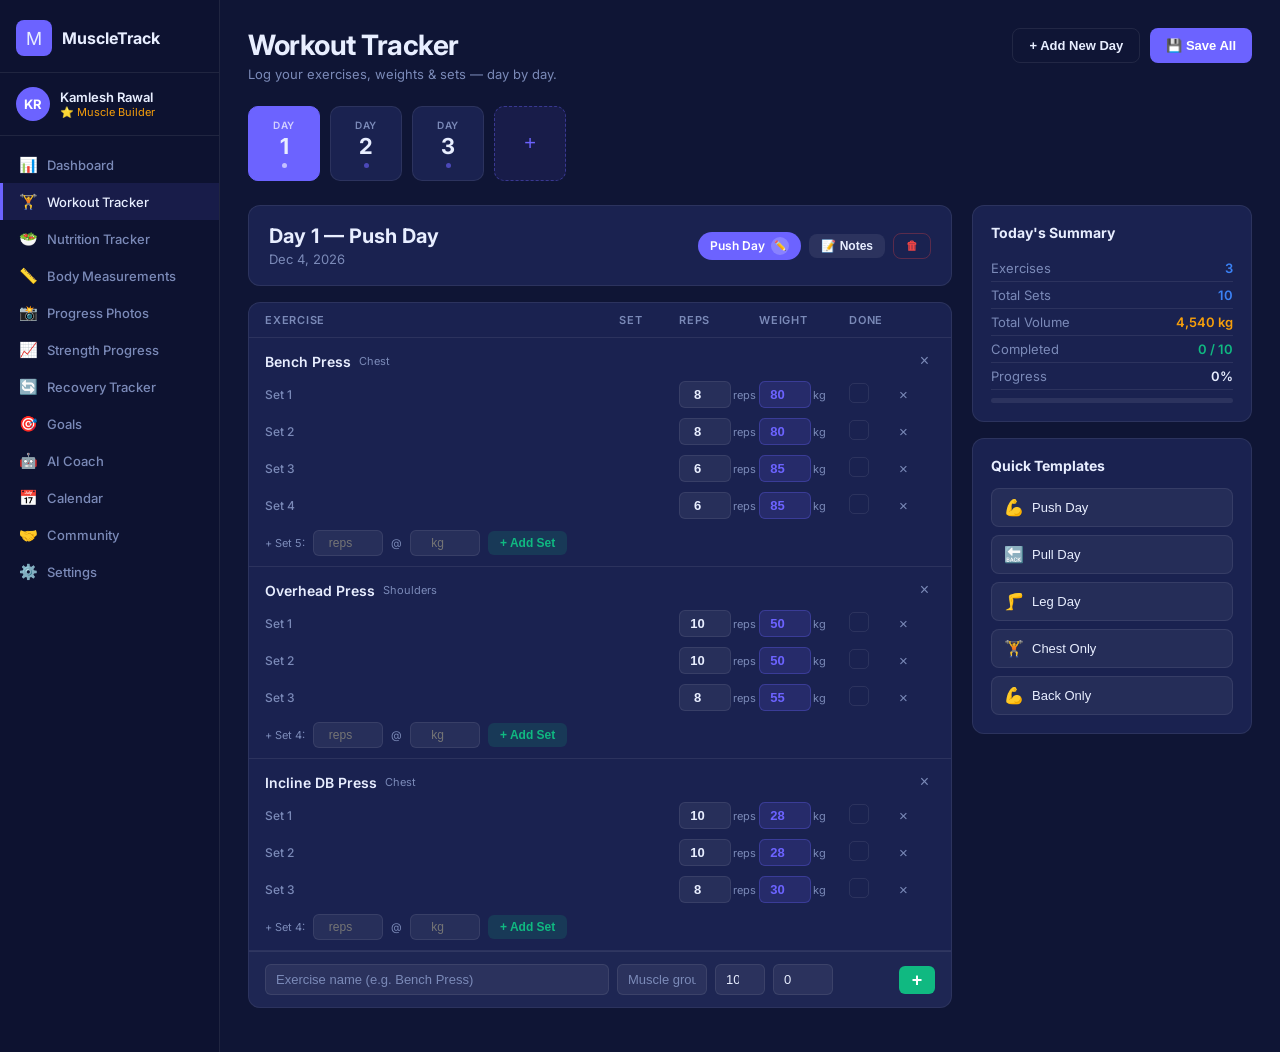
<file: workout-tracker.html>
<!DOCTYPE html>
<html lang="en">
<head>
<meta charset="UTF-8"/>
<meta name="viewport" content="width=device-width, initial-scale=1.0"/>
<title>Workout Tracker – MuscleTrack</title>
<link href="https://fonts.googleapis.com/css2?family=Inter:wght@400;500;600;700&display=swap" rel="stylesheet"/>
<style>
:root{
  --bg:#0f1535;--sidebar:#0d1230;--card:#1a2250;--card2:#1e2860;
  --accent:#6c63ff;--green:#10b981;--orange:#f59e0b;--red:#ef4444;--blue:#3b82f6;
  --t1:#e8eeff;--t2:#7b8ab8;--border:rgba(255,255,255,0.08);
}
*{box-sizing:border-box;margin:0;padding:0;}
body{background:var(--bg);color:var(--t1);font-family:'Inter',sans-serif;min-height:100vh;display:flex;}
.sidebar{width:220px;min-height:100vh;background:var(--sidebar);border-right:1px solid var(--border);display:flex;flex-direction:column;flex-shrink:0;}
.sb-brand{display:flex;align-items:center;gap:10px;padding:20px 16px 16px;border-bottom:1px solid var(--border);}
.sb-brand-icon{width:36px;height:36px;border-radius:8px;background:var(--accent);display:flex;align-items:center;justify-content:center;font-size:18px;}
.sb-brand-name{font-size:16px;font-weight:700;}
.sb-user{display:flex;align-items:center;gap:10px;padding:14px 16px;border-bottom:1px solid var(--border);}
.sb-avatar{width:34px;height:34px;border-radius:50%;background:var(--accent);display:flex;align-items:center;justify-content:center;font-size:13px;font-weight:700;color:#fff;flex-shrink:0;}
.sb-uname{font-size:13px;font-weight:600;}
.sb-badge{font-size:11px;color:var(--orange);}
.sb-nav{flex:1;padding:10px 0;}
.nav-item{display:flex;align-items:center;gap:10px;padding:9px 16px;color:var(--t2);text-decoration:none;font-size:13px;font-weight:500;transition:all .2s;border-left:3px solid transparent;cursor:pointer;}
.nav-item:hover,.nav-item.active{color:var(--t1);background:rgba(108,99,255,.12);border-left-color:var(--accent);}
.nav-icon{font-size:15px;width:18px;text-align:center;}
.main{flex:1;padding:28px;overflow-x:hidden;}
.topbar{display:flex;align-items:flex-start;justify-content:space-between;margin-bottom:24px;}
.topbar-title{font-size:28px;font-weight:700;letter-spacing:-.5px;}
.topbar-sub{color:var(--t2);font-size:13px;margin-top:4px;}
.topbar-actions{display:flex;gap:10px;}
.btn{display:inline-flex;align-items:center;gap:6px;padding:9px 16px;border:none;border-radius:8px;font-size:13px;font-weight:600;cursor:pointer;transition:all .2s;}
.btn-outline{background:transparent;border:1px solid var(--border);color:var(--t1);}
.btn-outline:hover{border-color:var(--accent);color:var(--accent);}
.btn-accent{background:var(--accent);color:#fff;}
.btn-accent:hover{filter:brightness(1.1);}
.day-tabs{display:flex;gap:10px;margin-bottom:24px;flex-wrap:wrap;}
.day-tab{width:72px;padding:12px 0;background:var(--card);border:1px solid var(--border);border-radius:10px;text-align:center;cursor:pointer;transition:all .2s;}
.day-tab:hover{border-color:var(--accent);}
.day-tab.active{background:var(--accent);border-color:var(--accent);}
.day-tab-label{font-size:10px;font-weight:600;text-transform:uppercase;letter-spacing:.06em;color:var(--t2);margin-bottom:2px;}
.day-tab.active .day-tab-label{color:rgba(255,255,255,.7);}
.day-tab-num{font-size:22px;font-weight:700;}
.day-tab-dot{width:5px;height:5px;border-radius:50%;background:var(--accent);margin:4px auto 0;opacity:.6;}
.day-tab.active .day-tab-dot{background:#fff;}
.btn-add-day{width:72px;padding:12px 0;background:rgba(108,99,255,.1);border:1px dashed rgba(108,99,255,.4);border-radius:10px;color:var(--accent);font-size:20px;cursor:pointer;transition:all .2s;display:flex;align-items:center;justify-content:center;}
.btn-add-day:hover{background:rgba(108,99,255,.2);}
.day-panel{display:flex;gap:20px;}
.day-main{flex:1;min-width:0;}
.day-side{width:280px;flex-shrink:0;}
.day-header{background:var(--card);border:1px solid var(--border);border-radius:12px;padding:18px 20px;margin-bottom:16px;display:flex;align-items:center;justify-content:space-between;}
.day-header-left .day-title{font-size:20px;font-weight:700;}
.day-header-left .day-date{font-size:13px;color:var(--t2);margin-top:3px;}
.day-header-right{display:flex;gap:8px;align-items:center;}
.split-badge{display:inline-flex;align-items:center;gap:6px;background:var(--accent);color:#fff;font-size:12px;font-weight:600;padding:5px 12px;border-radius:20px;}
.split-rename-btn{background:rgba(255,255,255,.2);border:none;border-radius:50%;width:18px;height:18px;color:#fff;font-size:10px;cursor:pointer;display:flex;align-items:center;justify-content:center;transition:background .2s;}
.split-rename-btn:hover{background:rgba(255,255,255,.4);}
.btn-notes{background:rgba(255,255,255,.08);border:none;border-radius:8px;color:var(--t1);font-size:12px;font-weight:600;padding:5px 12px;cursor:pointer;}
.btn-notes:hover{background:rgba(255,255,255,.15);}
.notes-area{background:var(--card);border:1px solid var(--border);border-radius:10px;padding:14px 16px;margin-bottom:16px;display:none;}
.notes-area.open{display:block;}
.notes-area textarea{width:100%;background:transparent;border:none;color:var(--t2);font-size:13px;resize:none;outline:none;min-height:70px;font-family:'Inter',sans-serif;}
.notes-area textarea::placeholder{color:rgba(123,138,184,.5);}
.ex-table-wrap{background:var(--card);border:1px solid var(--border);border-radius:12px;overflow:hidden;margin-bottom:16px;}
.ex-table-head{display:grid;grid-template-columns:1fr 60px 80px 90px 50px 36px;padding:10px 16px;border-bottom:1px solid var(--border);}
.ex-table-head span{font-size:11px;font-weight:600;text-transform:uppercase;letter-spacing:.07em;color:var(--t2);}
.ex-group{border-bottom:1px solid var(--border);}
.ex-group:last-child{border-bottom:none;}
.ex-group-name{display:flex;align-items:center;gap:8px;padding:12px 16px 4px;}
.ex-group-title{font-size:14px;font-weight:600;}
.ex-muscle{font-size:11px;color:var(--t2);}
.pr-badge{background:rgba(245,158,11,.15);color:var(--orange);font-size:10px;font-weight:700;padding:2px 6px;border-radius:4px;}
.btn-del-ex{margin-left:auto;background:none;border:none;color:var(--t2);cursor:pointer;font-size:16px;padding:2px 6px;border-radius:4px;}
.btn-del-ex:hover{color:var(--red);}
.set-row{display:grid;grid-template-columns:1fr 60px 80px 90px 50px 36px;align-items:center;padding:5px 16px;}
.set-row:hover{background:rgba(255,255,255,.02);}
.set-label{font-size:12px;color:var(--t2);font-weight:500;}
.set-inp{width:52px;background:rgba(255,255,255,.06);border:1px solid var(--border);border-radius:6px;color:var(--t1);font-size:13px;font-weight:600;padding:5px 8px;outline:none;text-align:center;}
.set-inp:focus{border-color:var(--accent);}
.set-inp.kg{background:rgba(108,99,255,.15);border-color:rgba(108,99,255,.3);color:var(--accent);}
.set-inp.kg:focus{border-color:var(--accent);}
.set-unit{font-size:11px;color:var(--t2);margin-left:2px;}
.set-check{width:20px;height:20px;border-radius:5px;border:1.5px solid var(--border);background:transparent;cursor:pointer;appearance:none;transition:all .2s;}
.set-check:checked{background:var(--green);border-color:var(--green);}
.btn-del-set{background:none;border:none;color:var(--t2);cursor:pointer;font-size:15px;display:flex;align-items:center;justify-content:center;}
.btn-del-set:hover{color:var(--red);}
.add-set-row{display:flex;align-items:center;gap:8px;padding:6px 16px 10px;}
.add-set-row input{width:70px;background:rgba(255,255,255,.06);border:1px solid var(--border);border-radius:6px;color:var(--t1);font-size:12px;padding:5px 8px;outline:none;text-align:center;}
.add-set-row input:focus{border-color:var(--accent);}
.add-set-row label{font-size:11px;color:var(--t2);}
.btn-add-set{background:rgba(16,185,129,.15);border:none;border-radius:6px;color:var(--green);font-size:12px;font-weight:600;padding:5px 12px;cursor:pointer;}
.btn-add-set:hover{background:rgba(16,185,129,.3);}
.add-ex-row{display:grid;grid-template-columns:1fr 90px 50px 60px 50px 36px;gap:8px;align-items:center;padding:12px 16px;border-top:1px solid var(--border);background:rgba(255,255,255,.02);}
.add-ex-row input{background:rgba(255,255,255,.06);border:1px solid var(--border);border-radius:6px;color:var(--t1);font-size:13px;padding:7px 10px;outline:none;width:100%;}
.add-ex-row input:focus{border-color:var(--accent);}
.add-ex-row input::placeholder{color:var(--t2);}.ex-name-wrap{position:relative;}
.ex-suggest{display:none;position:absolute;top:100%;left:0;right:0;margin-top:4px;background:var(--card2);border:1px solid var(--border);border-radius:8px;max-height:220px;overflow-y:auto;z-index:50;box-shadow:0 8px 24px rgba(0,0,0,.35);}
.ex-suggest.show{display:block;}
.ex-suggest-item{display:flex;align-items:center;justify-content:space-between;padding:8px 12px;font-size:13px;color:var(--t1);cursor:pointer;}
.ex-suggest-item:hover{background:rgba(108,99,255,.18);}
.ex-suggest-muscle{font-size:11px;color:var(--t2);}
.btn-add-ex{background:var(--green);border:none;border-radius:6px;color:#fff;font-size:18px;font-weight:700;padding:5px 10px;cursor:pointer;line-height:1;}
.btn-add-ex:hover{filter:brightness(1.1);}
.side-card{background:var(--card);border:1px solid var(--border);border-radius:12px;padding:18px;margin-bottom:16px;}
.side-card h3{font-size:14px;font-weight:700;margin-bottom:14px;}
.summary-row{display:flex;justify-content:space-between;align-items:center;padding:5px 0;border-bottom:1px solid var(--border);font-size:13px;}
.summary-row:last-child{border-bottom:none;}
.summary-row .label{color:var(--t2);}
.summary-row .val{font-weight:600;}
.val-blue{color:var(--blue);}
.val-orange{color:var(--orange);}
.val-green{color:var(--green);}
.progress-bar{background:rgba(255,255,255,.08);border-radius:99px;height:5px;margin-top:8px;overflow:hidden;}
.progress-fill{background:var(--green);height:100%;border-radius:99px;transition:width .4s;}
.template-btn{display:flex;align-items:center;gap:8px;width:100%;background:rgba(255,255,255,.05);border:1px solid var(--border);border-radius:8px;color:var(--t1);font-size:13px;font-weight:500;padding:9px 12px;cursor:pointer;margin-bottom:8px;transition:all .2s;}
.template-btn:hover{background:rgba(108,99,255,.15);border-color:var(--accent);}
.template-btn:last-child{margin-bottom:0;}
.t-icon{font-size:16px;}
.modal-bg{display:none;position:fixed;inset:0;background:rgba(0,0,0,.6);z-index:400;align-items:center;justify-content:center;}
.modal-bg.open{display:flex;}
.modal{background:#1a2250;border:1px solid rgba(108,99,255,.4);border-radius:16px;padding:28px;width:380px;max-width:95vw;}
.modal h3{font-size:18px;font-weight:700;margin-bottom:16px;}
.modal label{font-size:12px;color:var(--t2);display:block;margin-bottom:5px;}
.modal input{width:100%;background:var(--card2);border:1px solid var(--border);border-radius:8px;color:var(--t1);font-size:14px;padding:10px 12px;outline:none;margin-bottom:14px;}
.modal input:focus{border-color:var(--accent);}
.modal-btns{display:flex;gap:8px;justify-content:flex-end;}
.mbtn-cancel{background:transparent;border:1px solid var(--border);border-radius:7px;color:var(--t2);font-size:13px;font-weight:600;padding:8px 16px;cursor:pointer;}
.mbtn-ok{background:var(--accent);border:none;border-radius:7px;color:#fff;font-size:13px;font-weight:600;padding:8px 16px;cursor:pointer;}
.mbtn-ok:hover{filter:brightness(1.1);}
.mbtn-red{background:var(--red);}
@media(max-width:900px){.day-side{display:none;}}
@media(max-width:680px){.sidebar{display:none;}.main{padding:16px;}.ex-table-head{display:none;}.set-row{grid-template-columns:auto 1fr 1fr 1fr auto auto;gap:6px;}.add-ex-row{grid-template-columns:1fr 1fr;}.day-panel{flex-direction:column;}}
</style>
</head>
<body>

<aside class="sidebar">
  <div class="sb-brand">
    <div class="sb-brand-icon">M</div>
    <div class="sb-brand-name">MuscleTrack</div>
  </div>
  <div class="sb-user">
    <div class="sb-avatar" id="sb-av">KR</div>
    <div>
      <div class="sb-uname" id="sb-name">Kamlesh Rawal</div>
      <div class="sb-badge">⭐ Muscle Builder</div>
    </div>
  </div>
  <nav class="sb-nav">
    <a class="nav-item" href="muscle-dashboard.html"><span class="nav-icon">📊</span> Dashboard</a>
    <a class="nav-item active" href="workout-tracker.html"><span class="nav-icon">🏋️</span> Workout Tracker</a>
    <a class="nav-item" href="nutrition-tracker.html"><span class="nav-icon">🥗</span> Nutrition Tracker</a>
    <a class="nav-item" href="body-measurements.html"><span class="nav-icon">📏</span> Body Measurements</a>
    <a class="nav-item" href="progress-photos.html"><span class="nav-icon">📸</span> Progress Photos</a>
    <a class="nav-item" href="strength-progress.html"><span class="nav-icon">📈</span> Strength Progress</a>
    <a class="nav-item" href="recovery-tracker.html"><span class="nav-icon">🔄</span> Recovery Tracker</a>
    <a class="nav-item" href="goals.html"><span class="nav-icon">🎯</span> Goals</a>
    <a class="nav-item" href="#"><span class="nav-icon">🤖</span> AI Coach</a>
    <a class="nav-item" href="calendar.html"><span class="nav-icon">📅</span> Calendar</a>
    <a class="nav-item" href="#"><span class="nav-icon">🤝</span> Community</a>
    <a class="nav-item" href="settings.html"><span class="nav-icon">⚙️</span> Settings</a>
  </nav>
</aside>

<main class="main">
  <div class="topbar">
    <div>
      <div class="topbar-title">Workout Tracker</div>
      <div class="topbar-sub">Log your exercises, weights &amp; sets — day by day.</div>
    </div>
    <div class="topbar-actions">
      <button class="btn btn-outline" onclick="addDay()">+ Add New Day</button>
      <button class="btn btn-accent" onclick="saveAll()">💾 Save All</button>
    </div>
  </div>
  <div class="day-tabs" id="day-tabs"></div>
  <div class="day-panel" id="day-panel"></div>
</main>

<!-- MODAL: Rename -->
<div class="modal-bg" id="m-rename">
  <div class="modal">
    <h3>✏️ Rename Workout</h3>
    <label>New name (e.g. Chest &amp; Triceps, Back Only, Full Body)</label>
    <input id="inp-rename" placeholder="e.g. Chest Day" maxlength="40"/>
    <div class="modal-btns">
      <button class="mbtn-cancel" onclick="closeM('m-rename')">Cancel</button>
      <button class="mbtn-ok" onclick="doRename()">Save</button>
    </div>
  </div>
</div>

<!-- MODAL: Delete Day -->
<div class="modal-bg" id="m-del-day">
  <div class="modal">
    <h3>🗑 Remove Day</h3>
    <p style="color:var(--t2);font-size:14px;margin-bottom:18px;">Remove <strong id="del-day-label" style="color:var(--t1);"></strong>? All exercises will be lost.</p>
    <div class="modal-btns">
      <button class="mbtn-cancel" onclick="closeM('m-del-day')">Cancel</button>
      <button class="mbtn-ok mbtn-red" onclick="doDelDay()">Yes, Remove</button>
    </div>
  </div>
</div>

<script>
const KEY='mt_wt_v5';
function load(){
  try{const r=localStorage.getItem(KEY);if(r)return JSON.parse(r);}catch(e){}
  return{activeDay:0,days:[
    {id:'d1',name:'Push Day',date:fmtDate(new Date()),notes:'',exercises:[
      {name:'Bench Press',muscle:'Chest',sets:[{reps:8,weight:80,done:false},{reps:8,weight:80,done:false},{reps:6,weight:85,done:false},{reps:6,weight:85,done:false}]},
      {name:'Overhead Press',muscle:'Shoulders',sets:[{reps:10,weight:50,done:false},{reps:10,weight:50,done:false},{reps:8,weight:55,done:false}]},
      {name:'Incline DB Press',muscle:'Chest',sets:[{reps:10,weight:28,done:false},{reps:10,weight:28,done:false},{reps:8,weight:30,done:false}]},
    ]},
    {id:'d2',name:'Pull Day',date:fmtDate(addDays(new Date(),1)),notes:'',exercises:[]},
    {id:'d3',name:'Legs Day',date:fmtDate(addDays(new Date(),2)),notes:'',exercises:[]},
  ]};
}
function save(){localStorage.setItem(KEY,JSON.stringify(S));}
function saveAll(){save();const b=document.querySelector('.btn-accent');b.textContent='✅ Saved!';setTimeout(()=>b.textContent='💾 Save All',1500);}

let S=load(), renamingDay=null, delDayId=null;

function uid(){return Math.random().toString(36).slice(2,8);}
function fmtDate(d){return d.toLocaleDateString('en-US',{month:'short',day:'numeric',year:'numeric'});}
function addDays(d,n){const r=new Date(d);r.setDate(r.getDate()+n);return r;}
function esc(s){return String(s).replace(/&/g,'&amp;').replace(/</g,'&lt;').replace(/>/g,'&gt;').replace(/"/g,'&quot;');}
function getDay(){return S.days[S.activeDay]||S.days[0];}
function render(){renderTabs();renderPanel();save();}

function renderTabs(){
  const wrap=document.getElementById('day-tabs');
  wrap.innerHTML='';
  S.days.forEach((day,i)=>{
    const tab=document.createElement('div');
    tab.className='day-tab'+(i===S.activeDay?' active':'');
    tab.innerHTML=`<div class="day-tab-label">Day</div><div class="day-tab-num">${i+1}</div><div class="day-tab-dot"></div>`;
    tab.onclick=()=>{S.activeDay=i;render();};
    wrap.appendChild(tab);
  });
  const add=document.createElement('button');
  add.className='btn-add-day';add.title='Add day';add.textContent='+';
  add.onclick=addDay;wrap.appendChild(add);
}

function renderPanel(){
  const wrap=document.getElementById('day-panel');
  wrap.innerHTML='';
  if(!S.days.length){wrap.innerHTML='<p style="color:var(--t2)">No days yet.</p>';return;}
  const day=getDay();const idx=S.activeDay;
  const left=document.createElement('div');left.className='day-main';
  const hdr=document.createElement('div');hdr.className='day-header';
  hdr.innerHTML=`
    <div class="day-header-left">
      <div class="day-title">Day ${idx+1} — ${esc(day.name)}</div>
      <div class="day-date">${esc(day.date)}</div>
    </div>
    <div class="day-header-right">
      <div class="split-badge">
        ${esc(day.name)}
        <button class="split-rename-btn" title="Rename" onclick="openRename(${idx})">✏️</button>
      </div>
      <button class="btn-notes" onclick="toggleNotes()">📝 Notes</button>
      <button class="btn btn-outline" style="padding:5px 12px;font-size:12px;color:var(--red);border-color:rgba(239,68,68,.3);" onclick="openDelDay(${idx})">🗑</button>
    </div>
  `;
  left.appendChild(hdr);
  const notes=document.createElement('div');notes.className='notes-area';notes.id='notes-area';
  notes.innerHTML=`<textarea placeholder="Add workout notes, how you felt, energy level…" onchange="day_notes(this.value)">${esc(day.notes)}</textarea>`;
  left.appendChild(notes);
  const table=document.createElement('div');table.className='ex-table-wrap';
  table.innerHTML=`<div class="ex-table-head"><span>EXERCISE</span><span>SET</span><span>REPS</span><span>WEIGHT</span><span>DONE</span><span></span></div>`;
  day.exercises.forEach((ex,ei)=>{
    const grp=document.createElement('div');grp.className='ex-group';
    const gh=document.createElement('div');gh.className='ex-group-name';
    gh.innerHTML=`
      <div><span class="ex-group-title">${esc(ex.name)}</span>${ex.pr?'<span class="pr-badge">PR</span>':''}</div>
      <span class="ex-muscle">${esc(ex.muscle||'')}</span>
      <button class="btn-del-ex" onclick="delEx(${ei})">×</button>
    `;
    grp.appendChild(gh);
    ex.sets.forEach((set,si)=>{
      const row=document.createElement('div');row.className='set-row';
      row.innerHTML=`
        <div class="set-label">Set ${si+1}</div>
        <div></div>
        <div><input class="set-inp" type="number" value="${set.reps}" min="1" placeholder="reps" onchange="updateSet(${ei},${si},'reps',this.value)"/><span class="set-unit">reps</span></div>
        <div><input class="set-inp kg" type="number" value="${set.weight}" min="0" step="0.5" placeholder="kg" onchange="updateSet(${ei},${si},'weight',this.value)"/><span class="set-unit">kg</span></div>
        <div><input class="set-check" type="checkbox" ${set.done?'checked':''} onchange="updateSet(${ei},${si},'done',this.checked)"/></div>
        <div><button class="btn-del-set" onclick="delSet(${ei},${si})">×</button></div>
      `;
      grp.appendChild(row);
    });
    const asr=document.createElement('div');asr.className='add-set-row';
    asr.innerHTML=`
      <label>+ Set ${ex.sets.length+1}:</label>
      <input type="number" id="nr-${ei}" placeholder="reps" min="1"/>
      <label>@</label>
      <input type="number" id="nw-${ei}" placeholder="kg" min="0" step="0.5"/>
      <button class="btn-add-set" onclick="addSet(${ei})">+ Add Set</button>
    `;
    grp.appendChild(asr);
    table.appendChild(grp);
  });
  const aer=document.createElement('div');aer.className='add-ex-row';
  aer.innerHTML=`
    <input id="new-ex-name" placeholder="Exercise name (e.g. Bench Press)" maxlength="50"/>
    <input id="new-ex-muscle" placeholder="Muscle group"/>
    <input id="new-ex-reps" type="number" placeholder="Reps" min="1" value="10"/>
    <input id="new-ex-weight" type="number" placeholder="kg" min="0" step="0.5" value="0"/>
    <div></div>
    <button class="btn-add-ex" onclick="addEx()">+</button>
  `;
  table.appendChild(aer);
  left.appendChild(table);
  wrap.appendChild(left);
  const right=document.createElement('div');right.className='day-side';
  const doneCount=day.exercises.reduce((a,ex)=>a+ex.sets.filter(s=>s.done).length,0);
  const totalSets=day.exercises.reduce((a,ex)=>a+ex.sets.length,0);
  const totalVol=day.exercises.reduce((a,ex)=>a+ex.sets.reduce((b,s)=>b+(parseFloat(s.weight)||0)*(parseInt(s.reps)||0),0),0);
  const pct=totalSets?Math.round(doneCount/totalSets*100):0;
  const sum=document.createElement('div');sum.className='side-card';
  sum.innerHTML=`
    <h3>Today's Summary</h3>
    <div class="summary-row"><span class="label">Exercises</span><span class="val val-blue">${day.exercises.length}</span></div>
    <div class="summary-row"><span class="label">Total Sets</span><span class="val val-blue">${totalSets}</span></div>
    <div class="summary-row"><span class="label">Total Volume</span><span class="val val-orange">${totalVol.toLocaleString()} kg</span></div>
    <div class="summary-row"><span class="label">Completed</span><span class="val val-green">${doneCount} / ${totalSets}</span></div>
    <div class="summary-row"><span class="label">Progress</span><span class="val">${pct}%</span></div>
    <div class="progress-bar"><div class="progress-fill" style="width:${pct}%"></div></div>
  `;
  right.appendChild(sum);
  const tmpl=document.createElement('div');tmpl.className='side-card';
  tmpl.innerHTML=`
    <h3>Quick Templates</h3>
    <button class="template-btn" onclick="loadTemplate('push')"><span class="t-icon">💪</span> Push Day</button>
    <button class="template-btn" onclick="loadTemplate('pull')"><span class="t-icon">🔙</span> Pull Day</button>
    <button class="template-btn" onclick="loadTemplate('legs')"><span class="t-icon">🦵</span> Leg Day</button>
    <button class="template-btn" onclick="loadTemplate('chest')"><span class="t-icon">🏋️</span> Chest Only</button>
    <button class="template-btn" onclick="loadTemplate('back')"><span class="t-icon">💪</span> Back Only</button>
  `;
  right.appendChild(tmpl);
  wrap.appendChild(right);
}

function addDay(){
  const n=S.days.length+1;
  const d=new Date();d.setDate(d.getDate()+S.days.length);
  S.days.push({id:uid(),name:'Day '+n,date:fmtDate(d),notes:'',exercises:[]});
  S.activeDay=S.days.length-1;render();
}
function openRename(idx){renamingDay=idx;document.getElementById('inp-rename').value=S.days[idx].name;openM('m-rename');setTimeout(()=>document.getElementById('inp-rename').focus(),80);}
function doRename(){const v=document.getElementById('inp-rename').value.trim();if(!v)return;S.days[renamingDay].name=v;closeM('m-rename');render();}
function openDelDay(idx){delDayId=idx;document.getElementById('del-day-label').textContent='Day '+(idx+1)+' ('+S.days[idx].name+')';openM('m-del-day');}
function doDelDay(){S.days.splice(delDayId,1);if(S.activeDay>=S.days.length)S.activeDay=Math.max(0,S.days.length-1);closeM('m-del-day');render();}
function toggleNotes(){const a=document.getElementById('notes-area');a.classList.toggle('open');}
function day_notes(v){getDay().notes=v;}
function addEx(){
  const name=document.getElementById('new-ex-name').value.trim();if(!name)return;
  const muscle=document.getElementById('new-ex-muscle').value.trim()||'';
  const reps=parseInt(document.getElementById('new-ex-reps').value)||10;
  const weight=parseFloat(document.getElementById('new-ex-weight').value)||0;
  getDay().exercises.push({name,muscle,sets:[{reps,weight,done:false}]});render();
}
function delEx(ei){getDay().exercises.splice(ei,1);render();}
function addSet(ei){
  const reps=parseInt(document.getElementById('nr-'+ei)?.value)||10;
  const weight=parseFloat(document.getElementById('nw-'+ei)?.value)||0;
  getDay().exercises[ei].sets.push({reps,weight,done:false});render();
}
function delSet(ei,si){getDay().exercises[ei].sets.splice(si,1);render();}
function updateSet(ei,si,field,val){
  const s=getDay().exercises[ei].sets[si];
  if(field==='done')s.done=val;
  else if(field==='weight')s.weight=parseFloat(val)||0;
  else s.reps=parseInt(val)||0;
  save();renderPanel();
}
function loadTemplate(type){
  const templates={
    push:[{name:'Bench Press',muscle:'Chest',sets:[{reps:8,weight:80,done:false},{reps:8,weight:80,done:false},{reps:6,weight:85,done:false},{reps:6,weight:85,done:false}]},{name:'Overhead Press',muscle:'Shoulders',sets:[{reps:10,weight:50,done:false},{reps:10,weight:50,done:false},{reps:8,weight:55,done:false}]},{name:'Tricep Pushdown',muscle:'Triceps',sets:[{reps:12,weight:20,done:false},{reps:12,weight:20,done:false},{reps:10,weight:25,done:false}]}],
    pull:[{name:'Pull Ups',muscle:'Back',sets:[{reps:8,weight:0,done:false},{reps:6,weight:0,done:false},{reps:6,weight:0,done:false}]},{name:'Barbell Row',muscle:'Back',sets:[{reps:8,weight:70,done:false},{reps:8,weight:70,done:false},{reps:6,weight:75,done:false}]},{name:'Bicep Curl',muscle:'Biceps',sets:[{reps:12,weight:15,done:false},{reps:12,weight:15,done:false},{reps:10,weight:17.5,done:false}]}],
    legs:[{name:'Squat',muscle:'Quads',sets:[{reps:8,weight:100,done:false},{reps:8,weight:100,done:false},{reps:6,weight:110,done:false},{reps:6,weight:110,done:false}]},{name:'Romanian Deadlift',muscle:'Hamstrings',sets:[{reps:10,weight:80,done:false},{reps:10,weight:80,done:false},{reps:8,weight:85,done:false}]},{name:'Leg Press',muscle:'Quads',sets:[{reps:12,weight:150,done:false},{reps:12,weight:150,done:false},{reps:10,weight:160,done:false}]}],
    chest:[{name:'Bench Press',muscle:'Chest',sets:[{reps:8,weight:80,done:false},{reps:8,weight:80,done:false},{reps:6,weight:85,done:false}]},{name:'Incline DB Press',muscle:'Chest',sets:[{reps:10,weight:28,done:false},{reps:10,weight:28,done:false},{reps:8,weight:30,done:false}]},{name:'Cable Fly',muscle:'Chest',sets:[{reps:15,weight:15,done:false},{reps:15,weight:15,done:false},{reps:12,weight:17.5,done:false}]}],
    back:[{name:'Deadlift',muscle:'Back',sets:[{reps:5,weight:120,done:false},{reps:5,weight:120,done:false},{reps:3,weight:130,done:false}]},{name:'Lat Pulldown',muscle:'Back',sets:[{reps:10,weight:60,done:false},{reps:10,weight:60,done:false},{reps:8,weight:65,done:false}]},{name:'Seated Row',muscle:'Back',sets:[{reps:10,weight:55,done:false},{reps:10,weight:55,done:false},{reps:8,weight:60,done:false}]}],
  };
  const names={push:'Push Day',pull:'Pull Day',legs:'Legs Day',chest:'Chest Only',back:'Back Only'};
  getDay().exercises=templates[type];
  getDay().name=names[type];
  render();
}
function openM(id){document.getElementById(id).classList.add('open');}
function closeM(id){document.getElementById(id).classList.remove('open');}
document.querySelectorAll('.modal-bg').forEach(m=>m.addEventListener('click',e=>{if(e.target===m)m.classList.remove('open');}));
document.getElementById('inp-rename').addEventListener('keydown',e=>{if(e.key==='Enter')doRename();});
try{const u=JSON.parse(localStorage.getItem('muscletrack_user')||'{}');if(u.name){document.getElementById('sb-name').textContent=u.name;document.getElementById('sb-av').textContent=u.name.split(' ').map(w=>w[0]).join('').slice(0,2).toUpperCase();}}catch(e){}
render();
</script>
</body>
</html>
</file>
<file: style.css>
*, *::before, *::after { box-sizing: border-box; margin: 0; padding: 0; }

:root {
  --green-50: #E1F5EE;
  --green-100: #9FE1CB;
  --green-400: #1D9E75;
  --green-600: #0F6E56;
  --green-900: #04342C;
  --purple-50: #EEEDFE;
  --purple-100: #CECBF6;
  --purple-400: #7F77DD;
  --purple-600: #534AB7;
  --purple-900: #26215C;
  --warm: #FAF9F6;
  --text-dark: #1a1a2e;
  --text-mid: #4a4a6a;
  --text-soft: #8888aa;
  --radius: 18px;
  --radius-sm: 10px;
}

html { scroll-behavior: smooth; }

body {
  font-family: 'DM Sans', sans-serif;
  background: var(--warm);
  color: var(--text-dark);
  min-height: 100vh;
  overflow-x: hidden;
}

nav {
  position: fixed; top: 0; left: 0; right: 0; z-index: 100;
  display: flex; align-items: center; justify-content: space-between;
  padding: 0 2.5rem; height: 64px;
  background: rgba(250,249,246,0.85);
  backdrop-filter: blur(16px);
  border-bottom: 1px solid rgba(127,119,221,0.12);
}
.nav-logo {
  display: flex; align-items: center; gap: 10px;
  font-family: 'DM Serif Display', serif;
  font-size: 1.35rem; color: var(--purple-900); text-decoration: none;
}
.nav-logo-dot {
  width: 32px; height: 32px; border-radius: 50%;
  background: linear-gradient(135deg, var(--green-400), var(--purple-400));
  display: flex; align-items: center; justify-content: center;
  color: #fff; font-size: 15px;
}
.nav-links { display: flex; gap: 2rem; list-style: none; }
.nav-links a {
  text-decoration: none; font-size: 0.875rem;
  color: var(--text-mid); transition: color 0.2s;
}
.nav-links a:hover { color: var(--purple-400); }
.nav-cta {
  background: var(--purple-400); color: #fff;
  border: none; border-radius: 50px;
  padding: 0.5rem 1.35rem; font-size: 0.875rem; font-weight: 500;
  cursor: pointer; transition: background 0.2s, transform 0.15s;
  font-family: 'DM Sans', sans-serif;
}
.nav-cta:hover { background: var(--purple-600); transform: translateY(-1px); }

.hero {
  min-height: 100vh;
  display: grid; grid-template-columns: 1fr 1fr;
  align-items: center; padding: 100px 2.5rem 3rem;
  gap: 3rem; position: relative; overflow: hidden;
}
.hero::before {
  content: ''; position: absolute; top: -120px; right: -120px;
  width: 560px; height: 560px; border-radius: 50%;
  background: radial-gradient(circle, rgba(127,119,221,0.13) 0%, transparent 70%);
  pointer-events: none;
}
.hero::after {
  content: ''; position: absolute; bottom: -80px; left: 60px;
  width: 340px; height: 340px; border-radius: 50%;
  background: radial-gradient(circle, rgba(29,158,117,0.12) 0%, transparent 70%);
  pointer-events: none;
}
.hero-left { position: relative; z-index: 1; }
.hero-eyebrow {
  display: inline-flex; align-items: center; gap: 8px;
  background: var(--purple-50); border: 1px solid var(--purple-100);
  color: var(--purple-600); border-radius: 50px;
  padding: 0.3rem 1rem; font-size: 0.78rem; font-weight: 500;
  letter-spacing: 0.04em; margin-bottom: 1.5rem;
  animation: fadeUp 0.6s ease both;
}
.hero-eyebrow span {
  width: 6px; height: 6px; border-radius: 50%;
  background: var(--purple-400); display: inline-block;
}
.hero-h1 {
  font-family: 'DM Serif Display', serif;
  font-size: clamp(2.8rem, 5vw, 4rem); line-height: 1.12;
  color: var(--text-dark); margin-bottom: 1.25rem;
  animation: fadeUp 0.6s 0.1s ease both;
}
.hero-h1 em { font-style: italic; color: var(--green-400); }
.hero-sub {
  font-size: 1.05rem; font-weight: 300; line-height: 1.7;
  color: var(--text-mid); max-width: 440px; margin-bottom: 2rem;
  animation: fadeUp 0.6s 0.2s ease both;
}
.hero-actions {
  display: flex; gap: 12px; flex-wrap: wrap;
  animation: fadeUp 0.6s 0.3s ease both;
}
.btn-primary {
  background: var(--green-400); color: #fff;
  border: none; border-radius: 50px;
  padding: 0.85rem 2rem; font-size: 0.95rem; font-weight: 500;
  cursor: pointer; transition: background 0.2s, transform 0.15s;
  display: inline-flex; align-items: center; gap: 8px;
  font-family: 'DM Sans', sans-serif;
}
.btn-primary:hover { background: var(--green-600); transform: translateY(-2px); }
.btn-ghost {
  background: transparent; color: var(--text-mid);
  border: 1.5px solid rgba(127,119,221,0.3); border-radius: 50px;
  padding: 0.85rem 1.75rem; font-size: 0.95rem;
  cursor: pointer; transition: all 0.2s;
  font-family: 'DM Sans', sans-serif;
}
.btn-ghost:hover { border-color: var(--purple-400); color: var(--purple-400); }
.hero-stats {
  display: flex; gap: 2rem; margin-top: 2.5rem;
  animation: fadeUp 0.6s 0.4s ease both;
}
.hero-stat-num {
  font-family: 'DM Serif Display', serif;
  font-size: 1.6rem; color: var(--text-dark);
}
.hero-stat-label { font-size: 0.78rem; color: var(--text-soft); margin-top: 2px; }

.hero-right { position: relative; z-index: 1; animation: fadeUp 0.7s 0.2s ease both; }
.dashboard-card {
  background: #fff; border-radius: 28px;
  border: 1px solid rgba(127,119,221,0.15); padding: 1.5rem;
  box-shadow: 0 8px 48px rgba(127,119,221,0.1), 0 2px 12px rgba(29,158,117,0.06);
  position: relative;
}
.dash-header {
  display: flex; align-items: center; justify-content: space-between;
  margin-bottom: 1.25rem;
}
.dash-greeting { font-size: 0.78rem; color: var(--text-soft); }
.dash-name { font-size: 1rem; font-weight: 500; color: var(--text-dark); }
.dash-avatar {
  width: 38px; height: 38px; border-radius: 50%;
  background: linear-gradient(135deg, var(--green-100), var(--purple-100));
  display: flex; align-items: center; justify-content: center;
  font-size: 0.8rem; font-weight: 500; color: var(--purple-600);
}

.ring-section {
  display: flex; align-items: center; justify-content: center;
  gap: 2rem; margin-bottom: 1.25rem;
}
.ring-wrap { position: relative; width: 110px; height: 110px; }
.ring-wrap svg { transform: rotate(-90deg); }
.ring-center {
  position: absolute; top: 50%; left: 50%;
  transform: translate(-50%, -50%); text-align: center;
}
.ring-center-num {
  font-family: 'DM Serif Display', serif;
  font-size: 1.4rem; color: var(--text-dark); line-height: 1;
}
.ring-center-label { font-size: 0.65rem; color: var(--text-soft); }
.ring-stats { display: flex; flex-direction: column; gap: 8px; }
.ring-stat-row { display: flex; align-items: center; gap: 10px; }
.ring-stat-dot { width: 9px; height: 9px; border-radius: 50%; flex-shrink: 0; }
.ring-stat-label { font-size: 0.75rem; color: var(--text-soft); flex: 1; }
.ring-stat-val { font-size: 0.85rem; font-weight: 500; color: var(--text-dark); }

.checkin-title {
  font-size: 0.75rem; font-weight: 500; color: var(--text-soft);
  text-transform: uppercase; letter-spacing: 0.06em; margin-bottom: 10px;
}
.checkin-rows { display: flex; flex-direction: column; gap: 7px; }
.checkin-row { display: flex; align-items: center; gap: 10px; }
.checkin-icon { font-size: 1rem; width: 28px; text-align: center; }
.checkin-name { font-size: 0.8rem; color: var(--text-mid); flex: 1; }
.checkin-bar-wrap { width: 90px; height: 5px; background: #f0eef8; border-radius: 10px; }
.checkin-bar { height: 5px; border-radius: 10px; }
.checkin-pct { font-size: 0.75rem; color: var(--text-dark); font-weight: 500; width: 32px; text-align: right; }

.float-badge {
  position: absolute; top: -16px; right: 1.5rem;
  background: var(--green-400); color: #fff;
  border-radius: 50px; padding: 0.35rem 1rem;
  font-size: 0.75rem; font-weight: 500;
  display: flex; align-items: center; gap: 6px;
  box-shadow: 0 4px 16px rgba(29,158,117,0.35);
  animation: floatBounce 3s ease-in-out infinite;
}
.float-badge::before { content: '🔥'; }

.features { padding: 6rem 2.5rem; max-width: 1100px; margin: 0 auto; }
.section-eyebrow {
  text-align: center; font-size: 0.78rem; font-weight: 500;
  letter-spacing: 0.08em; color: var(--purple-400);
  text-transform: uppercase; margin-bottom: 1rem;
}
.section-title {
  font-family: 'DM Serif Display', serif;
  font-size: clamp(2rem, 3.5vw, 2.8rem);
  text-align: center; color: var(--text-dark);
  margin-bottom: 0.75rem; line-height: 1.2;
}
.section-sub {
  text-align: center; font-size: 1rem; color: var(--text-soft);
  font-weight: 300; max-width: 500px; margin: 0 auto 3.5rem;
}
.features-grid {
  display: grid; grid-template-columns: repeat(3, 1fr); gap: 1.25rem;
}
.feat-card {
  background: #fff; border-radius: var(--radius);
  border: 1px solid rgba(127,119,221,0.1);
  padding: 1.75rem 1.5rem;
  transition: transform 0.2s, box-shadow 0.2s;
}
.feat-card:hover {
  transform: translateY(-4px);
  box-shadow: 0 12px 40px rgba(127,119,221,0.12);
}
.feat-card:nth-child(1) .feat-icon-wrap { background: var(--green-50); }
.feat-card:nth-child(2) .feat-icon-wrap { background: var(--purple-50); }
.feat-card:nth-child(3) .feat-icon-wrap { background: #E6F1FB; }
.feat-card:nth-child(4) .feat-icon-wrap { background: #FAECE7; }
.feat-card:nth-child(5) .feat-icon-wrap { background: #FAEEDA; }
.feat-card:nth-child(6) .feat-icon-wrap { background: var(--green-50); }
.feat-icon-wrap {
  width: 48px; height: 48px; border-radius: 13px;
  display: flex; align-items: center; justify-content: center;
  font-size: 1.4rem; margin-bottom: 1rem;
}
.feat-title { font-size: 1rem; font-weight: 500; color: var(--text-dark); margin-bottom: 0.5rem; }
.feat-desc { font-size: 0.875rem; color: var(--text-soft); line-height: 1.6; font-weight: 300; }

.checkin-section {
  padding: 5rem 2.5rem;
  background: linear-gradient(135deg, var(--purple-900) 0%, #1a1a3e 60%, #0d2a1a 100%);
  position: relative; overflow: hidden;
}
.checkin-section::before {
  content: ''; position: absolute; top: -100px; left: -100px;
  width: 400px; height: 400px; border-radius: 50%;
  background: radial-gradient(circle, rgba(29,158,117,0.2) 0%, transparent 70%);
  pointer-events: none;
}
.checkin-inner {
  max-width: 1100px; margin: 0 auto;
  display: grid; grid-template-columns: 1fr 1fr;
  gap: 4rem; align-items: center; position: relative; z-index: 1;
}
.checkin-left .section-eyebrow { color: var(--green-100); text-align: left; }
.checkin-left .section-title { color: #fff; text-align: left; }
.checkin-left .section-sub { color: rgba(255,255,255,0.55); text-align: left; margin: 0 0 2rem; }
.habit-list { display: flex; flex-direction: column; gap: 12px; }
.habit-item {
  display: flex; align-items: center; gap: 14px;
  background: rgba(255,255,255,0.07); border: 1px solid rgba(255,255,255,0.1);
  border-radius: 14px; padding: 0.9rem 1.1rem; transition: background 0.2s;
  cursor: pointer;
}
.habit-item:hover { background: rgba(255,255,255,0.11); }
.habit-check {
  width: 26px; height: 26px; border-radius: 50%;
  display: flex; align-items: center; justify-content: center;
  font-size: 0.75rem; flex-shrink: 0;
}
.habit-check.done { background: var(--green-400); color: #fff; }
.habit-check.pending { background: rgba(255,255,255,0.12); color: rgba(255,255,255,0.4); }
.habit-info { flex: 1; }
.habit-name { font-size: 0.875rem; color: #fff; }
.habit-time { font-size: 0.75rem; color: rgba(255,255,255,0.45); }
.habit-streak {
  font-size: 0.75rem; color: var(--green-100);
  background: rgba(29,158,117,0.2); border-radius: 20px; padding: 2px 10px;
}
.checkin-right { display: flex; flex-direction: column; gap: 14px; }
.big-metric {
  background: rgba(255,255,255,0.08); border: 1px solid rgba(255,255,255,0.1);
  border-radius: var(--radius); padding: 1.4rem 1.5rem;
}
.big-metric-label { font-size: 0.75rem; color: rgba(255,255,255,0.5); margin-bottom: 4px; }
.big-metric-num {
  font-family: 'DM Serif Display', serif;
  font-size: 2.2rem; color: #fff; line-height: 1;
}
.big-metric-sub { font-size: 0.78rem; color: var(--green-100); margin-top: 4px; }
.metrics-row { display: grid; grid-template-columns: 1fr 1fr; gap: 14px; }
.sm-metric {
  background: rgba(255,255,255,0.06); border: 1px solid rgba(255,255,255,0.08);
  border-radius: var(--radius-sm); padding: 1rem 1.1rem;
}
.sm-metric-label { font-size: 0.72rem; color: rgba(255,255,255,0.45); margin-bottom: 6px; }
.sm-metric-num { font-size: 1.3rem; font-weight: 500; color: #fff; }
.sm-metric-bar-wrap { margin-top: 8px; height: 4px; background: rgba(255,255,255,0.12); border-radius: 4px; }
.sm-metric-bar { height: 4px; border-radius: 4px; }

.testimonials { padding: 5rem 2.5rem; max-width: 1100px; margin: 0 auto; }
.testi-grid { display: grid; grid-template-columns: repeat(3, 1fr); gap: 1.25rem; margin-top: 3rem; }
.testi-card {
  background: #fff; border: 1px solid rgba(127,119,221,0.1);
  border-radius: var(--radius); padding: 1.5rem;
}
.testi-stars { color: #F5C96A; font-size: 0.85rem; margin-bottom: 0.75rem; }
.testi-quote { font-size: 0.9rem; line-height: 1.65; color: var(--text-mid); font-weight: 300; margin-bottom: 1rem; }
.testi-author { display: flex; align-items: center; gap: 10px; }
.testi-avatar {
  width: 34px; height: 34px; border-radius: 50%;
  display: flex; align-items: center; justify-content: center;
  font-size: 0.7rem; font-weight: 500;
}
.testi-name { font-size: 0.82rem; font-weight: 500; color: var(--text-dark); }
.testi-role { font-size: 0.72rem; color: var(--text-soft); }

.cta-footer {
  padding: 5rem 2.5rem; text-align: center;
  background: var(--green-50); position: relative; overflow: hidden;
}
.cta-footer::before {
  content: ''; position: absolute; top: -60px; right: -60px;
  width: 280px; height: 280px; border-radius: 50%;
  background: radial-gradient(circle, rgba(127,119,221,0.15) 0%, transparent 70%);
}
.cta-footer-actions {
  display: flex; justify-content: center; gap: 12px; flex-wrap: wrap;
}

footer {
  padding: 2rem 2.5rem;
  border-top: 1px solid rgba(127,119,221,0.1);
  display: flex; align-items: center; justify-content: space-between;
  font-size: 0.78rem; color: var(--text-soft);
}

@keyframes fadeUp {
  from { opacity: 0; transform: translateY(20px); }
  to   { opacity: 1; transform: translateY(0); }
}
@keyframes floatBounce {
  0%, 100% { transform: translateY(0); }
  50%       { transform: translateY(-6px); }
}


/* ── Step Indicator ── */
.modal-steps {
  display: flex;
  align-items: center;
  justify-content: center;
  gap: 0;
  margin-bottom: 6px;
}
.step-dot {
  width: 34px; height: 34px;
  border-radius: 50%;
  background: var(--purple-50);
  border: 2px solid var(--purple-100);
  color: var(--text-soft);
  font-size: 0.82rem; font-weight: 600;
  display: flex; align-items: center; justify-content: center;
  transition: all 0.3s;
  flex-shrink: 0;
}
.step-dot.active { background: var(--purple-400); border-color: var(--purple-400); color: #fff; }
.step-dot.done   { background: var(--green-400);  border-color: var(--green-400);  color: #fff; }
.step-line {
  width: 64px; height: 2px;
  background: var(--purple-100);
  transition: background 0.3s;
}
.step-line.done { background: var(--green-400); }
.step-labels {
  display: flex;
  justify-content: space-between;
  width: 130px;
  margin: 0 auto 1.5rem;
  font-size: 0.7rem;
  color: var(--text-soft);
}
.step-error {
  font-size: 0.82rem;
  color: #e91e63;
  margin-top: 0.75rem;
  display: none;
}
.goals-grid-lg { margin-top: 0.25rem; }
.goals-grid-lg .goal-chip { padding: 0.75rem 1rem; font-size: 0.9rem; }
.activity-grid {
  display: grid;
  grid-template-columns: repeat(5, 1fr);
  gap: 8px;
  margin-top: 4px;
}
.activity-chip {
  display: flex;
  flex-direction: column;
  align-items: center;
  justify-content: center;
  gap: 4px;
  padding: 0.75rem 0.5rem;
  border: 1.5px solid rgba(127,119,221,0.2);
  border-radius: var(--radius-sm);
  font-size: 0.82rem;
  color: var(--text-mid);
  cursor: pointer;
  text-align: center;
  transition: all 0.18s;
  background: var(--warm);
  user-select: none;
  line-height: 1.3;
}
.activity-chip input[type="radio"] { display: none; }
.activity-chip span { font-size: 0.67rem; color: var(--text-soft); }
.activity-chip:hover { border-color: var(--green-400); color: var(--green-600); }
.activity-chip.selected {
  border-color: #1b5e20;
  background: #2e7d32;
  color: #ffffff;
  font-weight: 600;
}
.activity-chip.selected span { color: rgba(255,255,255,0.8); }
.step-nav {
  display: flex;
  gap: 12px;
  margin-top: 0.5rem;
}
.form-group textarea {
  border: 1.5px solid rgba(127,119,221,0.2);
  border-radius: var(--radius-sm);
  padding: 0.7rem 1rem;
  font-size: 0.9rem;
  font-family: 'DM Sans', sans-serif;
  color: var(--text-dark);
  background: var(--warm);
  outline: none;
  width: 100%;
  resize: vertical;
  min-height: 88px;
  line-height: 1.55;
  transition: border-color 0.2s, box-shadow 0.2s;
}
.form-group textarea:focus {
  border-color: var(--purple-400);
  box-shadow: 0 0 0 3px rgba(127,119,221,0.12);
}
.db-calorie-card {
  max-width: 780px;
  margin-top: 1.25rem;
  background: #fff;
  border-radius: var(--radius);
  border: 1px solid rgba(127,119,221,0.12);
  padding: 1.5rem 2rem;
  box-shadow: 0 4px 20px rgba(127,119,221,0.07);
  display: flex;
  align-items: center;
  gap: 0;
}
.db-cal-item { flex: 1; text-align: center; }
.db-cal-divider { width: 1px; height: 52px; background: rgba(127,119,221,0.15); flex-shrink: 0; }
.db-cal-label {
  font-size: 0.72rem; font-weight: 500;
  color: var(--text-soft);
  text-transform: uppercase; letter-spacing: 0.06em;
  margin-bottom: 4px;
}
.db-cal-num {
  font-family: 'DM Serif Display', serif;
  font-size: 1.6rem; color: var(--text-dark); line-height: 1;
}
.db-cal-sub { font-size: 0.7rem; color: var(--text-soft); margin-top: 3px; }
.db-macro-card {
  max-width: 780px;
  margin-top: 1.25rem;
  background: #fff;
  border-radius: var(--radius);
  border: 1px solid rgba(127,119,221,0.12);
  padding: 1.5rem 2rem;
  box-shadow: 0 4px 20px rgba(127,119,221,0.07);
}
.db-macro-header {
  display: flex;
  align-items: center;
  justify-content: space-between;
  margin-bottom: 1.25rem;
}
.db-macro-title {
  font-size: 1rem;
  font-weight: 500;
  color: var(--text-dark);
}
.db-macro-goal-label {
  font-size: 0.78rem;
  color: var(--text-soft);
  margin-top: 3px;
}
.db-macro-target {
  font-family: 'DM Serif Display', serif;
  font-size: 2rem;
  color: var(--green-600);
  line-height: 1;
  text-align: right;
}
.db-macros { display: flex; flex-direction: column; gap: 14px; }
.db-macro-row {
  display: flex;
  align-items: center;
  gap: 12px;
}
.db-macro-icon { font-size: 1.1rem; width: 24px; text-align: center; flex-shrink: 0; }
.db-macro-name { font-size: 0.85rem; font-weight: 500; color: var(--text-mid); width: 60px; flex-shrink: 0; }
.db-macro-bar-wrap { flex: 1; height: 10px; background: #f0eef8; border-radius: 5px; overflow: hidden; }
.db-macro-bar { height: 10px; border-radius: 5px; transition: width 0.8s ease; width: 0%; }
.db-macro-val { font-size: 0.875rem; font-weight: 600; color: var(--text-dark); width: 45px; text-align: right; flex-shrink: 0; }
.db-macro-pct { font-size: 0.75rem; color: var(--text-soft); width: 35px; text-align: right; flex-shrink: 0; }
.db-health-note {
  max-width: 780px;
  margin-top: 1.5rem;
  background: rgba(255,255,255,0.8);
  border: 1px solid rgba(233,30,99,0.15);
  border-left: 3px solid #e91e63;
  border-radius: var(--radius-sm);
  padding: 0.9rem 1.25rem;
}
.db-health-label {
  font-size: 0.72rem; font-weight: 600;
  color: #e91e63;
  text-transform: uppercase; letter-spacing: 0.06em;
  margin-bottom: 5px;
}
.db-health-text { font-size: 0.9rem; color: var(--text-mid); line-height: 1.6; }

/* ── Dashboard ── */
.db-nav-right {
  display: flex;
  align-items: center;
  gap: 12px;
}
.db-date-pill {
  font-size: 0.78rem;
  color: var(--text-soft);
  background: var(--purple-50);
  border: 1px solid var(--purple-100);
  border-radius: 50px;
  padding: 0.3rem 0.9rem;
}
.db-user-pill {
  display: flex;
  align-items: center;
  gap: 8px;
}
.db-nav-name {
  font-size: 0.875rem;
  font-weight: 500;
  color: var(--text-dark);
}
.db-hero {
  padding: 110px 2.5rem 4rem;
  background: linear-gradient(135deg, var(--purple-50) 0%, var(--green-50) 100%);
  position: relative;
}
.db-stats-grid {
  display: grid;
  grid-template-columns: repeat(4, 1fr);
  gap: 1.25rem;
  margin-top: 2.5rem;
  max-width: 780px;
}
.db-stat-card {
  background: #fff;
  border-radius: var(--radius);
  border: 1px solid rgba(127,119,221,0.12);
  padding: 1.5rem 1.25rem;
  text-align: center;
  box-shadow: 0 4px 20px rgba(127,119,221,0.07);
  transition: transform 0.2s, box-shadow 0.2s;
}
.db-stat-card:hover {
  transform: translateY(-3px);
  box-shadow: 0 10px 30px rgba(127,119,221,0.12);
}
.db-stat-icon { font-size: 1.75rem; margin-bottom: 0.6rem; }
.db-stat-val {
  font-family: 'DM Serif Display', serif;
  font-size: 1.5rem;
  color: var(--text-dark);
  line-height: 1;
  transition: color 0.3s;
}
.db-stat-label { font-size: 0.75rem; color: var(--text-soft); margin-top: 5px; }
.db-goals-section {
  padding: 4rem 2.5rem 3rem;
  max-width: 1100px;
  margin: 0 auto;
  text-align: center;
}
.db-goals-wrap {
  display: flex;
  flex-wrap: wrap;
  gap: 12px;
  justify-content: center;
  margin-top: 1.5rem;
}
.db-goal-chip {
  background: var(--purple-50);
  border: 1.5px solid var(--purple-100);
  color: var(--purple-600);
  border-radius: 50px;
  padding: 0.65rem 1.4rem;
  font-size: 0.95rem;
  font-weight: 500;
}

/* ── Calculators ── */
.calculator-section { padding: 5rem 2.5rem; }
.cal-bg { background: #f5f4fb; }
.calc-container { max-width: 1100px; margin: 0 auto; }
.calc-card {
  display: grid;
  grid-template-columns: 1fr 1fr;
  gap: 3rem;
  background: #fff;
  border-radius: 28px;
  border: 1px solid rgba(127,119,221,0.12);
  padding: 2.5rem;
  box-shadow: 0 8px 40px rgba(127,119,221,0.08);
  margin-top: 3rem;
  align-items: start;
}
.calc-inputs { display: flex; flex-direction: column; gap: 1.25rem; }
.calc-inputs select {
  border: 1.5px solid rgba(127,119,221,0.2);
  border-radius: var(--radius-sm);
  padding: 0.7rem 1rem;
  font-size: 0.95rem;
  font-family: 'DM Sans', sans-serif;
  color: var(--text-dark);
  background: var(--warm);
  outline: none;
  width: 100%;
  cursor: pointer;
  transition: border-color 0.2s, box-shadow 0.2s;
}
.calc-inputs select:focus {
  border-color: var(--purple-400);
  box-shadow: 0 0 0 3px rgba(127,119,221,0.12);
}
.calc-result-panel {
  display: flex;
  align-items: center;
  justify-content: center;
  min-height: 220px;
}
.calc-placeholder {
  text-align: center;
  color: var(--text-soft);
  font-size: 0.9rem;
  font-weight: 300;
  border: 2px dashed rgba(127,119,221,0.2);
  border-radius: var(--radius);
  padding: 2.5rem;
  width: 100%;
  line-height: 1.6;
}
.calc-placeholder p { margin-top: 0.75rem; }
.bmi-result-content, .cal-result-content { width: 100%; }
.bmi-score-wrap { text-align: center; margin-bottom: 1.5rem; }
.bmi-score {
  font-family: 'DM Serif Display', serif;
  font-size: 4.5rem;
  line-height: 1;
  transition: color 0.3s;
}
.bmi-category { font-size: 1.05rem; font-weight: 500; margin-top: 0.4rem; transition: color 0.3s; }
.bmi-scale { margin-bottom: 1.25rem; }
.bmi-bar {
  height: 12px;
  border-radius: 6px;
  background: linear-gradient(to right, #378ADD 0%, #1D9E75 33%, #F5A623 66%, #D85A30 100%);
  position: relative;
  margin-bottom: 0.6rem;
}
.bmi-indicator {
  position: absolute;
  top: 50%;
  transform: translate(-50%, -50%);
  width: 20px; height: 20px;
  border-radius: 50%;
  border: 3px solid #fff;
  box-shadow: 0 2px 8px rgba(0,0,0,0.2);
  transition: left 0.6s ease, background 0.3s;
}
.bmi-scale-labels {
  display: flex;
  justify-content: space-between;
  font-size: 0.7rem;
  color: var(--text-soft);
}
.calc-tip {
  font-size: 0.875rem;
  color: var(--text-mid);
  line-height: 1.65;
  font-weight: 300;
  padding: 1rem 1.25rem;
  background: var(--warm);
  border-radius: var(--radius-sm);
  border-left: 3px solid var(--purple-100);
}
.cal-results-grid { display: flex; flex-direction: column; gap: 1rem; margin-bottom: 1.25rem; }
.cal-result-card {
  background: var(--warm);
  border-radius: var(--radius-sm);
  padding: 1.1rem 1.4rem;
  border: 1px solid rgba(127,119,221,0.1);
}
.cal-highlight { background: var(--purple-50); border-color: var(--purple-100); }
.cal-loss-card { background: var(--green-50); border-color: var(--green-100); }
.cal-result-label {
  font-size: 0.72rem; font-weight: 500;
  color: var(--text-soft);
  text-transform: uppercase; letter-spacing: 0.06em;
  margin-bottom: 4px;
}
.cal-result-num {
  font-family: 'DM Serif Display', serif;
  font-size: 1.85rem;
  color: var(--text-dark);
  line-height: 1;
}
.cal-num-purple { color: var(--purple-600); }
.cal-num-green { color: var(--green-600); }
.cal-result-sub { font-size: 0.72rem; color: var(--text-soft); margin-top: 3px; }

/* ── Modal ── */
.modal-overlay {
  position: fixed;
  inset: 0;
  background: rgba(26,26,46,0.65);
  backdrop-filter: blur(6px);
  z-index: 1000;
  display: flex;
  align-items: center;
  justify-content: center;
  padding: 1rem;
  opacity: 0;
  pointer-events: none;
  transition: opacity 0.25s ease;
}
.modal-overlay.open {
  opacity: 1;
  pointer-events: all;
}
.modal-card {
  background: #fff;
  border-radius: 28px;
  padding: 2.5rem;
  width: 100%;
  max-width: 520px;
  position: relative;
  transform: translateY(24px) scale(0.97);
  transition: transform 0.3s ease;
  max-height: 90vh;
  overflow-y: auto;
}
.modal-overlay.open .modal-card {
  transform: translateY(0) scale(1);
}
.modal-close {
  position: absolute;
  top: 1.25rem; right: 1.25rem;
  background: var(--purple-50);
  border: none;
  width: 32px; height: 32px;
  border-radius: 50%;
  font-size: 0.8rem;
  color: var(--text-mid);
  cursor: pointer;
  display: flex; align-items: center; justify-content: center;
  transition: background 0.2s;
}
.modal-close:hover { background: var(--purple-100); }
.modal-header { text-align: center; margin-bottom: 2rem; }
.modal-title {
  font-family: 'DM Serif Display', serif;
  font-size: 1.75rem;
  color: var(--text-dark);
  margin: 0.75rem 0 0.4rem;
}
.modal-sub { font-size: 0.9rem; color: var(--text-soft); font-weight: 300; }
.modal-form { display: flex; flex-direction: column; gap: 1.25rem; }
.form-row { display: grid; grid-template-columns: 1fr 1fr; gap: 1rem; }
.form-group { display: flex; flex-direction: column; gap: 6px; }
.form-group label { font-size: 0.8rem; font-weight: 500; color: var(--text-mid); }
.form-group select,
.form-group input[type="text"],
.form-group input[type="number"] {
  border: 1.5px solid rgba(127,119,221,0.2);
  border-radius: var(--radius-sm);
  padding: 0.7rem 1rem;
  font-size: 0.95rem;
  font-family: 'DM Sans', sans-serif;
  color: var(--text-dark);
  background: var(--warm);
  outline: none;
  width: 100%;
  transition: border-color 0.2s, box-shadow 0.2s;
}
.form-group select { cursor: pointer; }
.form-group input:focus,
.form-group select:focus {
  border-color: var(--purple-400);
  box-shadow: 0 0 0 3px rgba(127,119,221,0.12);
}
.input-unit-wrap { position: relative; }
.input-unit-wrap input { padding-right: 3rem; }
.input-unit {
  position: absolute;
  right: 1rem; top: 50%;
  transform: translateY(-50%);
  font-size: 0.8rem;
  color: var(--text-soft);
  font-weight: 500;
  pointer-events: none;
}
.goals-grid {
  display: grid;
  grid-template-columns: 1fr 1fr;
  gap: 8px;
  margin-top: 4px;
}
.goal-chip {
  display: flex; align-items: center; gap: 8px;
  padding: 0.6rem 1rem;
  border: 1.5px solid rgba(127,119,221,0.2);
  border-radius: var(--radius-sm);
  font-size: 0.85rem;
  color: var(--text-mid);
  cursor: pointer;
  transition: all 0.18s;
  background: var(--warm);
  user-select: none;
}
.goal-chip input[type="checkbox"] { display: none; }
.goal-chip:hover { border-color: var(--purple-400); color: var(--purple-600); }
.goal-chip.selected {
  border-color: #1b5e20;
  background: #2e7d32;
  color: #ffffff;
  font-weight: 600;
}
.modal-success { display: none; text-align: center; padding: 1rem 0; }
.modal-success.show { display: block; }
.success-icon { font-size: 3.5rem; margin-bottom: 1rem; }
.success-title {
  font-family: 'DM Serif Display', serif;
  font-size: 1.75rem;
  color: var(--text-dark);
  margin-bottom: 0.5rem;
}
.success-sub { font-size: 0.95rem; color: var(--text-mid); font-weight: 300; line-height: 1.6; }

/* ── Reviews Section ── */
.reviews-section {
  padding: 5rem 2.5rem;
  max-width: 1100px;
  margin: 0 auto;
}
.reviews-inner {
  display: grid;
  grid-template-columns: 1fr 1fr;
  gap: 2.5rem;
  margin-top: 3rem;
  align-items: start;
}
.review-form-card {
  background: #fff;
  border-radius: var(--radius);
  border: 1px solid rgba(127,119,221,0.12);
  padding: 2rem;
  box-shadow: 0 4px 20px rgba(127,119,221,0.07);
}
.review-form-heading {
  font-size: 1rem;
  font-weight: 500;
  color: var(--text-dark);
  margin-bottom: 1.5rem;
}
.star-picker {
  display: flex;
  gap: 4px;
  margin-top: 4px;
}
.star {
  font-size: 2rem;
  color: #ddd;
  cursor: pointer;
  transition: color 0.12s, transform 0.1s;
  line-height: 1;
  user-select: none;
}
.star.active  { color: #F5C96A; }
.star.hovered { color: #F5C96A; }
.star:hover   { transform: scale(1.15); }
.review-error {
  font-size: 0.82rem;
  color: #e91e63;
  margin-top: 0.5rem;
  display: none;
}
.review-success {
  display: none;
  font-size: 0.95rem;
  color: var(--green-600);
  font-weight: 500;
  text-align: center;
  padding: 0.9rem 1rem;
  background: var(--green-50);
  border-radius: var(--radius-sm);
  margin-top: 1rem;
}
.review-success.show { display: block; }
.user-reviews-grid {
  display: flex;
  flex-direction: column;
  gap: 1rem;
  max-height: 560px;
  overflow-y: auto;
  padding-right: 4px;
}
.user-reviews-grid::-webkit-scrollbar { width: 4px; }
.user-reviews-grid::-webkit-scrollbar-thumb { background: rgba(127,119,221,0.2); border-radius: 4px; }
.user-review-card {
  background: #fff;
  border: 1px solid rgba(127,119,221,0.1);
  border-radius: var(--radius);
  padding: 1.25rem 1.5rem;
  animation: fadeUp 0.4s ease both;
}
.user-review-stars { color: #F5C96A; font-size: 0.95rem; margin-bottom: 0.5rem; letter-spacing: 2px; }
.user-review-text {
  font-size: 0.9rem;
  line-height: 1.65;
  color: var(--text-mid);
  font-weight: 300;
  margin-bottom: 0.85rem;
}
.user-review-author { display: flex; align-items: center; gap: 10px; }
.user-review-avatar {
  width: 34px; height: 34px;
  border-radius: 50%;
  background: linear-gradient(135deg, var(--green-100), var(--purple-100));
  display: flex; align-items: center; justify-content: center;
  font-size: 0.72rem; font-weight: 600; color: var(--purple-600);
  flex-shrink: 0;
}
.user-review-name { font-size: 0.82rem; font-weight: 500; color: var(--text-dark); }
.user-review-date { font-size: 0.72rem; color: var(--text-soft); margin-top: 1px; }
.no-reviews-msg {
  text-align: center;
  padding: 3rem 2rem;
  color: var(--text-soft);
  font-size: 0.9rem;
  font-weight: 300;
  line-height: 1.6;
  background: #fff;
  border-radius: var(--radius);
  border: 2px dashed rgba(127,119,221,0.15);
}
.no-reviews-icon { font-size: 2.5rem; margin-bottom: 0.75rem; }

@media (max-width: 768px) {
  .hero { grid-template-columns: 1fr; padding: 90px 1.25rem 2rem; }
  .features-grid { grid-template-columns: 1fr; }
  .checkin-inner { grid-template-columns: 1fr; }
  .testi-grid { grid-template-columns: 1fr; }
  nav { padding: 0 1.25rem; }
  .nav-links { display: none; }
  .hero-right { display: none; }
  .features, .checkin-section, .testimonials, .cta-footer { padding: 4rem 1.25rem; }
  .form-row { grid-template-columns: 1fr; }
  .goals-grid { grid-template-columns: 1fr; }
  .modal-card { padding: 1.75rem 1.25rem; }
  .calc-card { grid-template-columns: 1fr; gap: 2rem; }
  .calculator-section { padding: 4rem 1.25rem; }
  .db-stats-grid { grid-template-columns: 1fr 1fr; }
  .db-nav-right { gap: 8px; }
  .db-date-pill { display: none; }
  .db-hero { padding: 100px 1.25rem 3rem; }
  .reviews-inner { grid-template-columns: 1fr; }
  .reviews-section { padding: 4rem 1.25rem; }
  .user-reviews-grid { max-height: none; }
}
</file>
